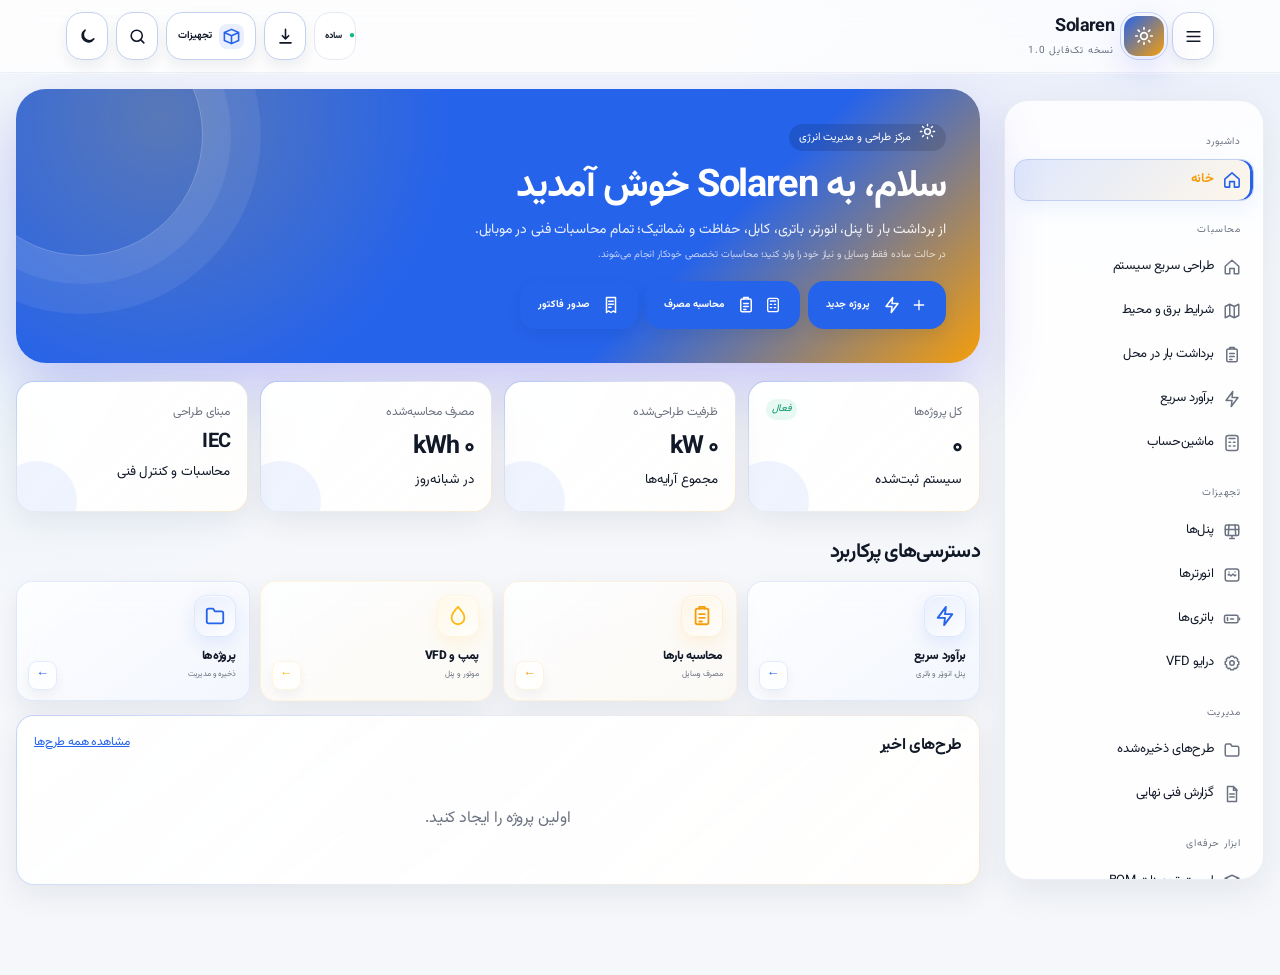
<file: index.html>
<!doctype html>
<html lang="fa" dir="rtl">
<head>
<meta charset="utf-8">
<meta name="viewport" content="width=device-width,initial-scale=1,viewport-fit=cover">
<meta name="theme-color" content="#2563EB">
<link rel="manifest" href="manifest.webmanifest">
<link rel="icon" type="image/png" sizes="192x192" href="icons/icon-192.png">
<link rel="apple-touch-icon" href="icons/icon-192.png">
<meta name="mobile-web-app-capable" content="yes">
<meta name="apple-mobile-web-app-capable" content="yes">
<meta name="apple-mobile-web-app-status-bar-style" content="default">
<meta name="description" content="Solaren — محاسبه و مدیریت سیستم‌های خورشیدی">
<title>Solaren — نسخه تک‌فایل</title>
<link rel="preconnect" href="https://fonts.googleapis.com">
<link rel="preconnect" href="https://fonts.gstatic.com" crossorigin>
<link href="https://fonts.googleapis.com/css2?family=Estedad:wght@400;500;600;700;800&family=Vazirmatn:wght@400;500;600;700;800&display=swap" rel="stylesheet">
<style>
:root{--bg:#f5f7fb;--surface:#ffffff;--surface2:#f3f6fb;--text:#111827;--muted:#6b7280;--line:#e5e9f2;--brand:#2563EB;--brand2:#F59E0B;--accent:#FDBA12;--ok:#10b981;--bad:#ef4444;--blue:#2563eb;--shadow:0 12px 35px rgba(31,41,55,.08);--glow:0 12px 35px rgba(99,102,241,.22)}
[data-theme="dark"]{--bg:#080b14;--surface:#111622;--surface2:#171e2e;--text:#f8fafc;--muted:#9ca3af;--line:#273044;--shadow:0 16px 45px rgba(0,0,0,.35);--glow:0 15px 45px rgba(99,102,241,.25)}
*{box-sizing:border-box}html{scroll-behavior:smooth}body{margin:0;background:var(--bg);color:var(--text);font-family:"Estedad","Vazirmatn",sans-serif;line-height:1.65}button,input,select{font:inherit}.app{min-height:100vh}.header{position:sticky;top:0;z-index:20;background:color-mix(in srgb,var(--surface) 88%,transparent);backdrop-filter:blur(16px);border-bottom:1px solid var(--line)}.header-in{height:64px;max-width:1180px;margin:auto;padding:0 16px;display:flex;align-items:center;gap:10px}.brand{display:flex;align-items:center;gap:10px;margin-left:auto}.logo{width:40px;height:40px;border-radius:14px;background:linear-gradient(135deg,var(--brand),var(--brand2));display:grid;place-items:center;color:#fff;font-size:22px;box-shadow:var(--glow)}.brand strong{display:block;font-size:17px}.brand small{display:block;color:var(--muted);font-size:11px}.icon-btn{width:42px;height:42px;border:1px solid var(--line);border-radius:13px;background:var(--surface);color:var(--text);cursor:pointer}.quickbar{max-width:1180px;margin:12px auto 0;padding:0 16px;display:flex;gap:8px;overflow-x:auto;scrollbar-width:thin}.quickbar a{flex:0 0 auto;text-decoration:none;color:var(--text);background:var(--surface);border:1px solid var(--line);padding:8px 12px;border-radius:12px;font-size:12px;box-shadow:var(--shadow)}.quickbar a:hover{border-color:var(--brand);color:#F59E0B}.layout{max-width:1180px;margin:auto;display:grid;grid-template-columns:245px 1fr;gap:20px;padding:20px 16px 90px}.sidebar{position:sticky;top:84px;height:calc(100vh - 104px);overflow:auto;background:var(--surface);border:1px solid var(--line);border-radius:20px;padding:10px;box-shadow:var(--shadow)}.nav-title{font-size:11px;color:var(--muted);padding:13px 10px 5px}.nav a{display:flex;gap:9px;align-items:center;color:var(--text);text-decoration:none;padding:10px 12px;border-radius:11px;font-size:13px;margin:2px 0}.nav a:hover,.nav a.active{background:linear-gradient(135deg,#f59e0b1f,#f9731615);color:#F59E0B}.main{min-width:0}.hero{background:radial-gradient(circle at 15% 10%,#FDBA1255,transparent 34%),linear-gradient(135deg,#2563EB,#F59E0B 55%,#F59E0B);color:#fff;border-radius:24px;padding:28px;box-shadow:0 24px 60px rgba(79,70,229,.28);position:relative;overflow:hidden}.hero:after{content:"";position:absolute;left:-55px;top:-75px;width:240px;height:240px;border:1px solid #fff4;border-radius:50%;box-shadow:0 0 0 28px #fff1,0 0 0 58px #fff1}.hero h1{margin:0 0 8px;font-size:30px}.hero p{margin:0 0 18px;max-width:650px}.btn{border:0;border-radius:12px;padding:11px 16px;cursor:pointer;font-weight:700;background:linear-gradient(135deg,var(--brand),var(--brand2));color:#fff}.btn.secondary{background:var(--surface2);color:var(--text);border:1px solid var(--line)}.btn.danger{background:var(--bad)}.hero .btn{background:#fff;color:#c2410c}.grid{display:grid;grid-template-columns:repeat(4,1fr);gap:12px;margin:18px 0}.card{background:var(--surface);border:1px solid var(--line);border-radius:18px;padding:17px;box-shadow:var(--shadow)}.stat b{font-size:25px;display:block}.stat span{font-size:12px;color:var(--muted)}h2{font-size:20px;margin:24px 0 12px}h3{margin:0 0 12px;font-size:16px}.tools{display:grid;grid-template-columns:repeat(3,1fr);gap:12px}.tool{text-decoration:none;color:var(--text);transition:.2s}.tool:hover{transform:translateY(-2px);border-color:var(--brand)}.tool i{font-style:normal;font-size:28px}.tool b,.tool small{display:block}.tool small{color:var(--muted);font-size:11px}.form-grid{display:grid;grid-template-columns:repeat(2,1fr);gap:14px}.field label{display:block;font-size:12px;font-weight:700;margin-bottom:5px}.field input,.field select{width:100%;padding:11px 12px;border:1px solid var(--line);border-radius:11px;background:var(--surface);color:var(--text);outline:none}.field input:focus,.field select:focus{border-color:var(--brand);box-shadow:0 0 0 3px #f59e0b22}.result{margin-top:16px;padding:18px;border-radius:16px;background:linear-gradient(135deg,#0284c715,#10b98115);border:1px solid #0ea5e955}.result-grid{display:grid;grid-template-columns:repeat(3,1fr);gap:10px}.result b{font-size:20px;display:block}.result span{font-size:11px;color:var(--muted)}.table-wrap{overflow:auto}.table{width:100%;border-collapse:collapse;white-space:nowrap}.table th,.table td{text-align:right;padding:11px;border-bottom:1px solid var(--line);font-size:12px}.empty{text-align:center;color:var(--muted);padding:35px}.notice{padding:12px 14px;border-radius:12px;background:#f59e0b18;border:1px solid #f59e0b55;font-size:12px}.bottom{display:none}.toast{position:fixed;left:20px;bottom:20px;z-index:60;background:#0f172a;color:#fff;padding:12px 16px;border-radius:12px;box-shadow:var(--shadow);opacity:0;transform:translateY(15px);pointer-events:none;transition:.25s}.toast.show{opacity:1;transform:none}.mi{width:20px;height:20px;display:inline-block;vertical-align:middle;fill:none;stroke:currentColor;stroke-width:1.75;stroke-linecap:round;stroke-linejoin:round;flex:none}.tool .mi{width:27px;height:27px;color:var(--brand);filter:drop-shadow(0 6px 10px rgba(99,102,241,.2))}.feature-icon .mi{width:30px;height:30px}.activity .mi{width:18px;height:18px}.nav a .mi{width:18px;height:18px;color:var(--muted);transition:.2s}.nav a:hover .mi,.nav a.active .mi{color:var(--brand);transform:scale(1.06)}.quickbar .mi{width:16px;height:16px}.icon-btn .mi{width:20px;height:20px}.inline-icon{display:inline-flex;align-items:center;justify-content:center;margin-left:5px;color:currentColor}.inline-icon .mi{width:17px;height:17px}.btn .inline-icon .mi{width:18px;height:18px}.hero .inline-icon{color:inherit}.mobile-menu{display:none}.palette{position:fixed;inset:0;z-index:80;background:#0f172a88;display:none;padding:10vh 14px}.palette.open{display:block}.palette-box{max-width:620px;margin:auto;background:var(--surface);border:1px solid var(--line);border-radius:20px;box-shadow:0 25px 80px #0008;overflow:hidden}.palette-box input{width:100%;border:0;border-bottom:1px solid var(--line);padding:18px;background:var(--surface);color:var(--text);outline:0}.palette-list{max-height:55vh;overflow:auto;padding:8px}.palette-list a{display:block;padding:11px;border-radius:10px;color:var(--text);text-decoration:none}.palette-list a:hover{background:var(--surface2)}.feature-head{display:flex;align-items:center;gap:14px;margin-bottom:18px}.feature-icon{width:56px;height:56px;display:grid;place-items:center;border-radius:17px;background:linear-gradient(135deg,#f59e0b22,#f9731633);font-size:28px}.badge{display:inline-block;padding:3px 9px;border-radius:20px;background:#10b98122;color:#059669;font-size:10px}.mini-grid{display:grid;grid-template-columns:repeat(3,1fr);gap:12px}.progress{height:8px;background:var(--surface2);border-radius:9px;overflow:hidden}.progress i{display:block;height:100%;background:linear-gradient(90deg,var(--brand),var(--brand2))}.dash-row{display:grid;grid-template-columns:1.35fr .65fr;gap:14px;margin-top:14px}.metric{position:relative;overflow:hidden}.metric:after{content:"";position:absolute;width:80px;height:80px;border-radius:50%;background:var(--brand);opacity:.07;left:-20px;bottom:-30px}.activity{display:flex;gap:10px;padding:10px 0;border-bottom:1px solid var(--line)}.activity:last-child{border:0}.activity i{font-style:normal;width:34px;height:34px;display:grid;place-items:center;background:var(--surface2);border-radius:10px}.kpi-change{font-size:10px;color:#059669;background:#10b98118;padding:2px 6px;border-radius:10px}.feature-form{display:grid;grid-template-columns:1fr 1fr auto;gap:8px;margin:12px 0}.record{display:flex;justify-content:space-between;align-items:center;gap:10px;padding:11px;border:1px solid var(--line);border-radius:12px;margin:7px 0;background:var(--surface2)}.pagebar{display:flex;align-items:center;gap:8px;margin-bottom:12px;padding:8px 10px;border:1px solid var(--line);border-radius:14px;background:color-mix(in srgb,var(--surface) 88%,transparent);box-shadow:var(--shadow)}.pagebar .crumb{margin-left:auto;color:var(--muted);font-size:11px}.pagebar button{border:1px solid var(--line);background:var(--surface2);color:var(--text);border-radius:10px;padding:7px 10px;cursor:pointer}.pagebar button:hover{border-color:var(--brand);color:var(--brand)}.pagebar button.fav-on{color:#f59e0b;border-color:#f59e0b55}.form-status{font-size:11px;color:var(--muted);margin-right:auto}.field input.invalid,.field select.invalid{border-color:var(--bad);box-shadow:0 0 0 3px #ef444422}.section-tabs{display:flex;gap:7px;overflow:auto;margin:0 0 12px}.section-tabs a{white-space:nowrap;text-decoration:none;color:var(--muted);padding:7px 11px;border-radius:10px;background:var(--surface);border:1px solid var(--line);font-size:11px}.section-tabs a:hover{color:var(--brand);border-color:var(--brand)}@media print{.header,.sidebar,.quickbar,.workflowbar,.equipmentbar,.bottom,.pagebar,.palette,.toast{display:none!important}.layout{display:block;max-width:none;padding:0}.card{box-shadow:none;break-inside:avoid}.main{width:100%}}
@media(max-width:820px){.dash-row{grid-template-columns:1fr}.mini-grid{grid-template-columns:1fr 1fr}.feature-form{grid-template-columns:1fr}.quickbar{padding:0 12px;margin-top:8px}.layout{display:block;padding:14px 12px 88px}.sidebar{display:none;position:fixed;z-index:40;top:65px;right:10px;left:10px;height:calc(100vh - 82px)}.sidebar.open{display:block}.mobile-menu{display:block}.grid{grid-template-columns:repeat(2,1fr)}.tools{grid-template-columns:repeat(2,1fr)}.form-grid,.result-grid{grid-template-columns:1fr}.hero{padding:22px}.hero h1{font-size:24px}.bottom{position:fixed;z-index:30;bottom:0;right:0;left:0;height:68px;background:var(--surface);border-top:1px solid var(--line);display:flex;justify-content:space-around;padding-bottom:env(safe-area-inset-bottom)}.bottom a{color:var(--muted);text-decoration:none;font-size:10px;display:grid;place-items:center;padding:6px}.bottom a span{font-size:21px;line-height:1}.bottom a.active{color:#F59E0B}}

/* Solaren Modern UI 2.0 */
:root{--radius-sm:12px;--radius:18px;--radius-lg:26px;--focus:0 0 0 4px color-mix(in srgb,var(--brand) 16%,transparent)}
body{font-family:"Estedad","Vazirmatn",sans-serif;background-image:radial-gradient(circle at 85% -10%,rgba(99,102,241,.11),transparent 28%),radial-gradient(circle at 5% 35%,rgba(6,182,212,.07),transparent 22%);background-attachment:fixed;letter-spacing:-.01em}
.header{background:color-mix(in srgb,var(--surface) 78%,transparent);border-bottom-color:color-mix(in srgb,var(--line) 72%,transparent);box-shadow:0 1px 0 rgba(255,255,255,.5)}
.header-in{height:72px}.logo{width:44px;height:44px;border-radius:15px;position:relative}.logo:after{content:"";position:absolute;inset:-4px;border-radius:19px;border:1px solid color-mix(in srgb,var(--brand) 25%,transparent)}
.brand strong{font-size:18px;letter-spacing:-.03em}.brand small{font-size:10px;text-transform:uppercase;letter-spacing:.08em}
.icon-btn{border-color:color-mix(in srgb,var(--line) 85%,transparent);background:color-mix(in srgb,var(--surface) 88%,transparent);transition:transform .2s,border-color .2s,box-shadow .2s}.icon-btn:hover{transform:translateY(-2px);border-color:color-mix(in srgb,var(--brand) 40%,var(--line));box-shadow:0 8px 20px rgba(31,41,55,.1)}
.quickbar{padding-top:2px;padding-bottom:3px}.quickbar a{border-radius:999px;padding:8px 13px;background:color-mix(in srgb,var(--surface) 84%,transparent);backdrop-filter:blur(12px);transition:.2s}.quickbar a:hover{transform:translateY(-1px);box-shadow:0 8px 18px rgba(99,102,241,.12)}
.layout{grid-template-columns:260px minmax(0,1fr);gap:24px;padding-top:16px}.sidebar{top:100px;height:calc(100vh - 120px);border-radius:24px;padding:12px 9px;background:color-mix(in srgb,var(--surface) 86%,transparent);backdrop-filter:blur(18px);border-color:color-mix(in srgb,var(--line) 78%,transparent)}
.sidebar::-webkit-scrollbar{width:5px}.sidebar::-webkit-scrollbar-thumb{background:color-mix(in srgb,var(--muted) 35%,transparent);border-radius:10px}.nav-title{font-size:10px;letter-spacing:.08em;text-transform:uppercase;padding:18px 13px 6px}.nav a{min-height:42px;border:1px solid transparent;border-radius:13px;padding:9px 12px;transition:background .18s,color .18s,transform .18s}.nav a:hover{transform:translateX(-2px);background:color-mix(in srgb,var(--brand) 7%,var(--surface))}.nav a.active{background:linear-gradient(135deg,color-mix(in srgb,var(--brand) 15%,var(--surface)),color-mix(in srgb,var(--brand2) 9%,var(--surface)));border-color:color-mix(in srgb,var(--brand) 18%,var(--line));box-shadow:inset -3px 0 0 var(--brand),0 7px 20px rgba(99,102,241,.08);font-weight:700}
.hero{min-height:225px;display:flex;align-items:center;padding:34px;border-radius:30px}.hero h1{font-size:clamp(27px,4vw,38px);letter-spacing:-.045em;line-height:1.25;margin-top:13px}.hero p{font-size:14px;max-width:700px;opacity:.9}.hero .btn{border:1px solid #ffffff3d;box-shadow:0 9px 24px #312e8155}.hero .btn:not(.secondary):hover{transform:translateY(-2px);box-shadow:0 14px 30px #312e8170}
.card{border-radius:21px;border-color:color-mix(in srgb,var(--line) 78%,transparent);background:linear-gradient(145deg,color-mix(in srgb,var(--surface) 97%,white),color-mix(in srgb,var(--surface) 97%,var(--surface2)));transition:transform .22s,border-color .22s,box-shadow .22s}.card:hover{border-color:color-mix(in srgb,var(--brand) 19%,var(--line));box-shadow:0 17px 42px rgba(31,41,55,.1)}.tool:hover{transform:translateY(-4px)}
.stat b{letter-spacing:-.04em}.metric{min-height:112px}.metric .kpi-change{float:left}.tools{gap:14px}.tool{min-height:132px;display:flex;flex-direction:column;justify-content:center;position:relative;overflow:hidden}.tool:after{content:"";position:absolute;width:80px;height:80px;border-radius:50%;left:-32px;bottom:-42px;background:var(--brand);opacity:.055}.tool i{width:43px;height:43px;display:grid;place-items:center;border-radius:14px;background:color-mix(in srgb,var(--brand) 10%,var(--surface));margin-bottom:9px}
h2{letter-spacing:-.035em}h3{letter-spacing:-.02em}.badge{font-weight:700;letter-spacing:.03em}.feature-head{padding:5px}.feature-icon{border:1px solid color-mix(in srgb,var(--brand) 18%,var(--line));box-shadow:0 10px 25px rgba(99,102,241,.12)}
.field label{font-size:11px;color:color-mix(in srgb,var(--text) 82%,var(--muted));margin-bottom:7px}.field input,.field select{min-height:45px;border-radius:13px;border-color:color-mix(in srgb,var(--line) 88%,transparent);background:color-mix(in srgb,var(--surface) 92%,var(--surface2));transition:border-color .18s,box-shadow .18s,background .18s}.field input:hover,.field select:hover{border-color:color-mix(in srgb,var(--brand) 28%,var(--line))}.field input:focus,.field select:focus{border-color:var(--brand);box-shadow:var(--focus);background:var(--surface)}
.btn{border-radius:13px;min-height:42px;padding:10px 17px;transition:transform .18s,box-shadow .18s,filter .18s;box-shadow:0 7px 17px rgba(99,102,241,.16)}.btn:hover{transform:translateY(-2px);filter:saturate(1.08);box-shadow:0 11px 24px rgba(99,102,241,.22)}.btn.secondary{box-shadow:none}.btn.danger{box-shadow:0 7px 17px rgba(239,68,68,.13)}
.result{border-radius:18px;background:linear-gradient(135deg,color-mix(in srgb,var(--blue) 8%,var(--surface)),color-mix(in srgb,var(--ok) 7%,var(--surface)));border-color:color-mix(in srgb,var(--blue) 25%,var(--line));box-shadow:inset 0 1px 0 rgba(255,255,255,.5)}.notice{border-radius:15px;background:color-mix(in srgb,#f59e0b 8%,var(--surface))}
.table{border-collapse:separate;border-spacing:0}.table th{font-size:10px;text-transform:uppercase;letter-spacing:.04em;color:var(--muted);background:var(--surface2);position:sticky;top:0}.table th:first-child{border-radius:0 10px 10px 0}.table th:last-child{border-radius:10px 0 0 10px}.table tr{transition:background .15s}.table tbody tr:hover{background:color-mix(in srgb,var(--brand) 4%,transparent)}
.pagebar{position:relative;min-height:48px;border-radius:16px;background:color-mix(in srgb,var(--surface) 80%,transparent);backdrop-filter:blur(14px)}.section-tabs a{border-radius:999px;background:color-mix(in srgb,var(--surface) 85%,transparent)}
.palette{backdrop-filter:blur(8px)}.palette-box{border-radius:25px;border-color:color-mix(in srgb,var(--brand) 20%,var(--line));box-shadow:0 32px 100px rgba(0,0,0,.32)}.palette-box input{font-size:16px;padding:21px}.palette-list a{border-radius:13px;padding:12px 14px}
.toast{border:1px solid #ffffff26;border-radius:15px;background:color-mix(in srgb,#111827 90%,transparent);backdrop-filter:blur(15px)}
@media(max-width:820px){.header-in{height:64px}.layout{padding-top:10px}.hero{min-height:210px;padding:25px;border-radius:25px}.grid{gap:9px}.card{border-radius:18px}.tools{gap:9px}.tool{min-height:120px}.sidebar{top:70px;height:calc(100vh - 80px);border-radius:22px}.pagebar{overflow:auto}.pagebar .crumb{white-space:nowrap}.form-grid{gap:11px}}
.smart-stage{min-height:67vh;display:flex;align-items:center;justify-content:center;position:relative;isolation:isolate}.smart-stage:before{content:"";position:absolute;width:420px;height:420px;border-radius:50%;background:radial-gradient(circle,rgba(99,102,241,.18),rgba(6,182,212,.07) 45%,transparent 70%);filter:blur(18px);z-index:-1;animation:smartFloat 7s ease-in-out infinite}.smart-wrap{width:min(790px,100%);text-align:center}.smart-mark{width:76px;height:76px;margin:0 auto 18px;border-radius:24px;background:linear-gradient(145deg,var(--brand),var(--brand2));display:grid;place-items:center;color:white;box-shadow:0 20px 45px rgba(99,102,241,.3);transform:rotate(-3deg)}.smart-mark .mi{width:36px;height:36px}.smart-title{font-size:clamp(29px,5vw,46px);line-height:1.2;margin:0 0 10px;letter-spacing:-.055em;background:linear-gradient(110deg,var(--text),var(--brand) 70%,var(--accent));-webkit-background-clip:text;background-clip:text;color:transparent}.smart-subtitle{color:var(--muted);max-width:610px;margin:0 auto 25px;font-size:13px}.smart-search{display:grid;grid-template-columns:auto 1fr auto auto;align-items:center;gap:8px;padding:9px;background:color-mix(in srgb,var(--surface) 88%,transparent);backdrop-filter:blur(22px);border:1px solid color-mix(in srgb,var(--brand) 20%,var(--line));border-radius:22px;box-shadow:0 25px 70px rgba(31,41,55,.14),0 0 0 6px color-mix(in srgb,var(--brand) 4%,transparent);transition:.25s}.smart-search:focus-within{border-color:var(--brand);box-shadow:0 28px 80px rgba(99,102,241,.2),0 0 0 6px color-mix(in srgb,var(--brand) 8%,transparent);transform:translateY(-2px)}.smart-search>.mi{width:21px;height:21px;margin-right:10px;color:var(--brand)}.smart-search input{min-width:0;border:0;background:transparent;color:var(--text);padding:10px 14px;outline:0;font-size:15px}.smart-search .btn{border-radius:15px;min-width:115px}.smart-clear{width:39px;height:39px;border:0;border-radius:12px;background:var(--surface2);color:var(--muted);cursor:pointer;font-size:19px}.smart-clear:hover{color:var(--bad)}.smart-examples{display:flex;justify-content:center;gap:7px;flex-wrap:wrap;margin-top:14px}.smart-chip{border:1px solid var(--line);background:color-mix(in srgb,var(--surface) 82%,transparent);color:var(--muted);border-radius:999px;padding:7px 11px;font-size:10px;cursor:pointer;transition:.18s}.smart-chip:hover{color:var(--brand);border-color:var(--brand);transform:translateY(-1px)}.smart-status{height:22px;margin-top:10px;color:var(--muted);font-size:10px}.smart-result{margin-top:25px;text-align:right;animation:resultIn .4s ease}.smart-flow{display:grid;grid-template-columns:repeat(7,auto);align-items:center;justify-content:center;gap:9px;padding:18px;margin:0 0 16px;border-radius:18px;background:linear-gradient(135deg,color-mix(in srgb,var(--brand) 7%,var(--surface)),color-mix(in srgb,var(--accent) 6%,var(--surface)));border:1px solid var(--line)}.flow-node{width:76px;min-height:72px;display:grid;place-items:center;text-align:center;padding:8px;border-radius:16px;background:var(--surface);border:1px solid var(--line);box-shadow:0 8px 20px rgba(31,41,55,.07)}.flow-node .mi{width:25px;height:25px;color:var(--brand)}.flow-node small{font-size:9px;color:var(--muted)}.flow-arrow{color:var(--muted);font-size:18px}.smart-kpis{display:grid;grid-template-columns:repeat(4,1fr);gap:9px;margin-bottom:16px}.smart-kpi{padding:13px;border-radius:16px;background:var(--surface2);border:1px solid var(--line)}.smart-kpi small{display:block;color:var(--muted);font-size:9px}.smart-kpi b{font-size:16px}.smart-result>.card{border-color:color-mix(in srgb,var(--brand) 20%,var(--line));box-shadow:0 24px 65px rgba(31,41,55,.12)}@keyframes smartFloat{50%{transform:translateY(-12px) scale(1.03)}}@keyframes resultIn{from{opacity:0;transform:translateY(12px)}to{opacity:1;transform:none}}@media(max-width:700px){.smart-flow{grid-template-columns:1fr 20px 1fr 20px 1fr}.smart-flow .flow-battery{grid-column:3}.smart-kpis{grid-template-columns:1fr 1fr}}@media(max-width:600px){.smart-stage{min-height:62vh}.smart-search{grid-template-columns:auto 1fr auto;padding:8px}.smart-search .btn{grid-column:1/-1}.smart-clear{grid-column:3}.smart-search .btn{width:100%}.smart-title{font-size:29px}.smart-mark{width:65px;height:65px;border-radius:20px}}
@media(prefers-reduced-motion:reduce){*{scroll-behavior:auto!important;transition:none!important;animation:none!important}}

body.designer-mode{background-image:radial-gradient(circle at 50% 15%,rgba(99,102,241,.16),transparent 30%),radial-gradient(circle at 80% 55%,rgba(6,182,212,.08),transparent 25%),radial-gradient(circle at 10% 75%,rgba(139,92,246,.08),transparent 25%)}
body.designer-mode .equipmentbar,body.designer-mode .sidebar,body.designer-mode .bottom{display:none!important}body.designer-mode .layout{display:block;max-width:1120px;padding-top:0}body.designer-mode .main{width:100%}body.designer-mode .header{border-bottom-color:transparent;background:color-mix(in srgb,var(--surface) 62%,transparent)}body.designer-mode .brand small{display:none}
.smart-wrap{position:relative}.smart-wrap:before,.smart-wrap:after{content:"";position:absolute;border:1px solid color-mix(in srgb,var(--brand) 13%,transparent);border-radius:50%;z-index:-1;pointer-events:none}.smart-wrap:before{width:520px;height:520px;right:-250px;top:-180px}.smart-wrap:after{width:310px;height:310px;left:-190px;bottom:-80px}.smart-mark{animation:markFloat 5s ease-in-out infinite}.smart-mark:before{content:"";position:absolute;width:105px;height:105px;border:1px solid rgba(99,102,241,.15);border-radius:32px;transform:rotate(12deg);z-index:-1}.smart-title{filter:drop-shadow(0 12px 24px rgba(99,102,241,.1))}.smart-search{position:relative;overflow:hidden}.smart-search:before{content:"";position:absolute;right:12%;left:12%;top:0;height:1px;background:linear-gradient(90deg,transparent,var(--brand),var(--accent),transparent);opacity:.65}.smart-chip{box-shadow:0 5px 14px rgba(31,41,55,.05)}
.smart-result>.card{position:relative;overflow:hidden;padding:22px}.smart-result>.card:before{content:"";position:absolute;top:0;right:0;left:0;height:3px;background:linear-gradient(90deg,var(--brand),var(--accent),var(--brand2))}.smart-result h3{display:flex;align-items:center;gap:8px}.smart-result h3:before{content:"";width:5px;height:18px;border-radius:5px;background:linear-gradient(var(--brand),var(--accent))}.smart-result .table{border-spacing:0 6px}.smart-result .table tr{background:color-mix(in srgb,var(--surface2) 75%,transparent)}.smart-result .table th,.smart-result .table td{border:0;padding:12px}.smart-result .table th{position:static;border-radius:0 12px 12px 0!important;color:var(--text);font-size:11px;text-transform:none;letter-spacing:0}.smart-result .table td{border-radius:12px 0 0 12px}.smart-result .result-grid>div{padding:13px;border:1px solid var(--line);border-radius:15px;background:color-mix(in srgb,var(--surface) 85%,transparent)}.smart-result .result-grid span{display:block;margin-bottom:3px}.smart-result .smart-option{flex:1;min-width:160px;text-align:center}.smart-result .notice{line-height:1.9}
.flow-arrow{animation:arrowPulse 1.8s ease-in-out infinite}.flow-node{transition:.25s}.flow-node:hover{transform:translateY(-4px);border-color:var(--brand);box-shadow:0 14px 28px rgba(99,102,241,.13)}
@keyframes markFloat{50%{transform:translateY(-7px) rotate(3deg)}}@keyframes arrowPulse{50%{color:var(--brand);transform:scale(1.15)}}
@media(max-width:820px){body.designer-mode .layout{padding:0 12px 40px}body.designer-mode .header .brand{margin-left:auto}.smart-wrap:before,.smart-wrap:after{display:none}.smart-result>.card{padding:15px}}

.smart-intent{min-height:34px;display:flex;justify-content:center;gap:7px;flex-wrap:wrap;margin-top:8px}.intent-pill{display:inline-flex;align-items:center;gap:5px;padding:5px 9px;border-radius:999px;background:color-mix(in srgb,var(--brand) 8%,var(--surface));border:1px solid color-mix(in srgb,var(--brand) 18%,var(--line));color:var(--text);font-size:10px;animation:resultIn .22s ease}.intent-pill:before{content:"";width:6px;height:6px;border-radius:50%;background:var(--accent);box-shadow:0 0 8px var(--accent)}.design-meta{display:flex;align-items:center;gap:8px;flex-wrap:wrap;padding:10px 12px;margin-bottom:14px;border-radius:14px;background:color-mix(in srgb,var(--surface2) 75%,transparent);border:1px solid var(--line)}.design-meta span{font-size:10px;color:var(--muted)}.design-meta .meta-live{color:var(--ok);margin-left:auto}.design-meta .meta-live:before{content:"";display:inline-block;width:7px;height:7px;border-radius:50%;background:var(--ok);margin-left:5px;box-shadow:0 0 9px var(--ok)}.design-actions{display:flex;gap:8px;flex-wrap:wrap;position:sticky;bottom:10px;padding:10px;margin-top:16px;border-radius:16px;background:color-mix(in srgb,var(--surface) 82%,transparent);backdrop-filter:blur(18px);border:1px solid var(--line);box-shadow:0 15px 40px rgba(31,41,55,.12);z-index:4}.design-actions .btn{flex:1;min-width:135px}.smart-number{font-variant-numeric:tabular-nums}.smart-result .smart-kpi{position:relative;overflow:hidden}.smart-result .smart-kpi:after{content:"";position:absolute;width:45px;height:45px;border-radius:50%;left:-15px;bottom:-20px;background:var(--brand);opacity:.07}
.design-insights{display:grid;grid-template-columns:190px 1fr;gap:16px;align-items:center;margin:13px 0 18px;padding:16px;border:1px solid var(--line);border-radius:20px;background:color-mix(in srgb,var(--surface2) 65%,transparent)}.cost-ring{--p1:40%;--p2:70%;width:138px;height:138px;margin:auto;border-radius:50%;background:conic-gradient(var(--brand) 0 var(--p1),var(--accent) var(--p1) var(--p2),var(--brand2) var(--p2) 100%);position:relative;box-shadow:0 15px 35px rgba(99,102,241,.17)}.cost-ring:after{content:"";position:absolute;inset:18px;border-radius:50%;background:var(--surface);box-shadow:inset 0 0 0 1px var(--line)}.cost-ring-center{position:absolute;inset:0;z-index:1;display:grid;place-content:center;text-align:center}.cost-ring-center b{font-size:17px}.cost-ring-center small{font-size:8px;color:var(--muted)}.cost-legend{display:grid;gap:9px}.legend-row{display:grid;grid-template-columns:9px 1fr auto;gap:8px;align-items:center;padding:8px 10px;border-radius:12px;background:var(--surface)}.legend-dot{width:9px;height:9px;border-radius:3px}.design-score{display:flex;align-items:center;gap:12px;padding:13px 15px;border-radius:16px;background:linear-gradient(135deg,color-mix(in srgb,var(--ok) 9%,var(--surface)),color-mix(in srgb,var(--accent) 6%,var(--surface)));border:1px solid color-mix(in srgb,var(--ok) 22%,var(--line));margin:14px 0}.score-circle{width:54px;height:54px;border-radius:50%;display:grid;place-items:center;background:var(--surface);border:4px solid var(--ok);font-weight:800;color:var(--ok)}@media(max-width:600px){.design-insights{grid-template-columns:1fr}.cost-ring{width:125px;height:125px}}.system-options{display:grid;grid-template-columns:repeat(3,1fr);gap:10px;margin-top:13px}.system-option{position:relative;text-align:right!important;min-height:122px!important;padding:15px!important;border-radius:18px!important;background:var(--surface)!important;border:1px solid var(--line)!important;color:var(--text)!important;box-shadow:0 8px 24px rgba(31,41,55,.06)!important;overflow:hidden}.system-option:after{content:"";position:absolute;width:75px;height:75px;border-radius:50%;left:-25px;bottom:-35px;background:var(--option-color,var(--brand));opacity:.09}.system-option:hover{transform:translateY(-4px)!important;border-color:var(--option-color,var(--brand))!important;box-shadow:0 16px 34px color-mix(in srgb,var(--option-color,var(--brand)) 17%,transparent)!important}.system-option .option-top{display:flex;align-items:center;gap:9px;margin-bottom:8px}.system-option .option-icon{width:36px;height:36px;display:grid;place-items:center;border-radius:11px;background:color-mix(in srgb,var(--option-color,var(--brand)) 11%,var(--surface));color:var(--option-color,var(--brand))}.system-option .option-icon .mi{width:20px;height:20px}.system-option strong{font-size:13px}.system-option small{display:block;color:var(--muted);font-size:9px;line-height:1.7}.system-option .option-tag{display:inline-block;margin-top:7px;padding:3px 7px;border-radius:999px;background:color-mix(in srgb,var(--option-color,var(--brand)) 9%,var(--surface));color:var(--option-color,var(--brand));font-size:8px;font-weight:700}.system-option.ongrid{--option-color:#10b981}.system-option.hybrid{--option-color:#2563EB}.system-option.offgrid{--option-color:#f59e0b}@media(max-width:700px){.system-options{grid-template-columns:1fr}.system-option{min-height:105px!important}}.schematic-card{margin:18px 0;padding:18px;border:1px solid var(--line);border-radius:22px;background:linear-gradient(145deg,color-mix(in srgb,var(--surface) 96%,white),color-mix(in srgb,var(--surface2) 88%,var(--surface)));overflow:hidden}.schematic-head{display:flex;justify-content:space-between;align-items:center;gap:10px;margin-bottom:12px}.schematic-head small{color:var(--muted)}.schematic-wrap{overflow-x:auto;border-radius:16px;background:color-mix(in srgb,var(--bg) 70%,var(--surface));border:1px dashed color-mix(in srgb,var(--brand) 25%,var(--line));padding:10px}.schematic{display:block;width:100%;min-width:760px;height:auto}.sch-box{fill:var(--surface);stroke:var(--line);stroke-width:1.5}.sch-box-primary{fill:color-mix(in srgb,var(--brand) 8%,var(--surface));stroke:color-mix(in srgb,var(--brand) 45%,var(--line));stroke-width:1.7}.sch-box-green{fill:color-mix(in srgb,var(--ok) 8%,var(--surface));stroke:color-mix(in srgb,var(--ok) 45%,var(--line));stroke-width:1.7}.sch-box-amber{fill:color-mix(in srgb,#f59e0b 8%,var(--surface));stroke:color-mix(in srgb,#f59e0b 45%,var(--line));stroke-width:1.7}.sch-text{fill:var(--text);font-family:"Estedad","Vazirmatn",sans-serif;font-size:12px;text-anchor:middle}.sch-sub{fill:var(--muted);font-size:9px}.sch-dc{stroke:#ef4444;stroke-width:3;fill:none;stroke-linecap:round}.sch-ac{stroke:#2563EB;stroke-width:3;fill:none;stroke-linecap:round}.sch-bat{stroke:#f59e0b;stroke-width:3;fill:none;stroke-linecap:round}.sch-grid{stroke:#10b981;stroke-width:3;fill:none;stroke-linecap:round}.sch-flow{stroke-dasharray:8 7;animation:schFlow 1.4s linear infinite}.sch-dot{fill:var(--surface);stroke:currentColor;stroke-width:2}.sch-legend{display:flex;gap:14px;flex-wrap:wrap;margin-top:11px;font-size:9px;color:var(--muted)}.sch-legend i{display:inline-block;width:18px;height:3px;border-radius:5px;margin-left:5px;vertical-align:middle}@keyframes schFlow{to{stroke-dashoffset:-30}}@media print{.sch-flow{animation:none}}.schematic-card{position:relative;background:linear-gradient(145deg,color-mix(in srgb,var(--surface) 94%,white),color-mix(in srgb,var(--brand) 3%,var(--surface)))}.schematic-card:before{content:"";position:absolute;inset:0;border-radius:22px;padding:1px;background:linear-gradient(135deg,color-mix(in srgb,var(--brand) 38%,transparent),transparent 40%,color-mix(in srgb,var(--accent) 28%,transparent));-webkit-mask:linear-gradient(#000 0 0) content-box,linear-gradient(#000 0 0);-webkit-mask-composite:xor;pointer-events:none}.sch-toolbar{display:flex;align-items:center;gap:6px}.sch-tool{width:34px;height:34px;border:1px solid var(--line);border-radius:10px;background:var(--surface);color:var(--muted);cursor:pointer;display:grid;place-items:center;transition:.18s}.sch-tool:hover{color:var(--brand);border-color:var(--brand);transform:translateY(-1px)}.sch-tool .mi{width:16px;height:16px}.schematic-wrap{position:relative;background-image:linear-gradient(color-mix(in srgb,var(--line) 35%,transparent) 1px,transparent 1px),linear-gradient(90deg,color-mix(in srgb,var(--line) 35%,transparent) 1px,transparent 1px);background-size:22px 22px;scroll-behavior:smooth}.schematic{transition:width .25s ease}.schematic .sch-dc{filter:drop-shadow(0 0 3px rgba(239,68,68,.28))}.schematic .sch-ac{filter:drop-shadow(0 0 3px rgba(99,102,241,.3))}.schematic .sch-grid{filter:drop-shadow(0 0 3px rgba(16,185,129,.28))}.schematic-fullscreen{position:fixed!important;inset:12px!important;z-index:120!important;margin:0!important;background:var(--surface)!important;overflow:auto!important;box-shadow:0 30px 120px #0008!important}.schematic-fullscreen .schematic-wrap{min-height:calc(100vh - 150px);display:flex;align-items:center}.schematic-fullscreen .schematic{min-width:1050px}.sch-status{display:inline-flex;align-items:center;gap:5px;padding:4px 8px;border-radius:999px;background:color-mix(in srgb,var(--ok) 9%,var(--surface));color:var(--ok);font-size:8px}.sch-status:before{content:"";width:6px;height:6px;border-radius:50%;background:var(--ok);box-shadow:0 0 8px var(--ok)}
/* Solaren Design Studio — premium experience */
body.designer-mode .header-in{max-width:1320px}body.designer-mode .header__x{display:none}.smart-stage{perspective:1200px}.smart-stage:after{content:"";position:absolute;inset:5% -10%;z-index:-2;background:conic-gradient(from 210deg at 50% 50%,transparent,#2563EB0c,#FDBA120d,transparent 45%,#F59E0B0b,transparent);filter:blur(40px);animation:auroraSpin 24s linear infinite}.smart-wrap{max-width:860px}.smart-mark{box-shadow:0 25px 60px rgba(99,102,241,.32),inset 0 1px 0 rgba(255,255,255,.35)}.smart-mark:after{content:"";position:absolute;inset:-12px;border-radius:31px;border:1px dashed color-mix(in srgb,var(--brand) 30%,transparent);animation:orbitSpin 14s linear infinite}.smart-search{padding:11px;border-radius:25px;background:linear-gradient(var(--surface),var(--surface)) padding-box,linear-gradient(110deg,var(--brand),var(--accent),var(--brand2)) border-box;border:1px solid transparent;box-shadow:0 30px 90px rgba(31,41,55,.15),0 0 0 8px color-mix(in srgb,var(--brand) 4%,transparent)}.smart-search:after{content:"";position:absolute;top:0;bottom:0;width:90px;background:linear-gradient(90deg,transparent,rgba(255,255,255,.25),transparent);transform:skewX(-18deg);animation:searchSheen 5s ease-in-out infinite;pointer-events:none}.smart-search input{font-size:16px;font-weight:500}.smart-search input::placeholder{color:color-mix(in srgb,var(--muted) 75%,transparent)}
.proposal-cover{position:relative;overflow:hidden;display:grid;grid-template-columns:1.2fr .8fr;gap:18px;align-items:center;min-height:210px;padding:26px;margin:4px 0 18px;border-radius:24px;color:white;background:radial-gradient(circle at 85% 15%,#FDBA1255,transparent 27%),radial-gradient(circle at 8% 90%,#a78bfa55,transparent 31%),linear-gradient(125deg,#312e81,#2563EB 52%,#F59E0B);box-shadow:0 24px 60px rgba(79,70,229,.28)}.proposal-cover:before{content:"";position:absolute;width:230px;height:230px;border-radius:50%;border:1px solid #fff3;left:-80px;top:-100px;box-shadow:0 0 0 35px #fff1,0 0 0 70px #fff1}.proposal-main{position:relative;z-index:1}.proposal-eyebrow{font-size:9px;text-transform:uppercase;letter-spacing:.18em;opacity:.72}.proposal-power{font-size:clamp(42px,8vw,72px);line-height:1;font-weight:900;letter-spacing:-.07em;margin:12px 0 8px}.proposal-power small{font-size:.28em;letter-spacing:0;opacity:.8}.proposal-name{font-size:16px;font-weight:700}.proposal-side{position:relative;z-index:1;display:grid;gap:8px}.proposal-stat{display:flex;justify-content:space-between;gap:12px;padding:11px 13px;border:1px solid #ffffff26;background:#ffffff12;backdrop-filter:blur(12px);border-radius:13px;font-size:10px}.proposal-stat b{font-size:11px}.proposal-id{display:flex;gap:8px;align-items:center;margin-top:12px;font-size:9px;opacity:.75}.proposal-id i{width:7px;height:7px;border-radius:50%;background:#4ade80;box-shadow:0 0 12px #4ade80}
.smart-result>.card{background:color-mix(in srgb,var(--surface) 91%,transparent);backdrop-filter:blur(20px)}.smart-result .feature-head{margin:3px 0 15px}.smart-result .feature-head .feature-icon{box-shadow:0 12px 35px rgba(99,102,241,.18)}.smart-kpis{grid-template-columns:repeat(4,minmax(0,1fr));gap:11px}.smart-kpi{min-height:78px;display:flex;flex-direction:column;justify-content:center;background:linear-gradient(145deg,color-mix(in srgb,var(--surface2) 92%,white),color-mix(in srgb,var(--brand) 4%,var(--surface)));transition:.22s}.smart-kpi:hover{transform:translateY(-3px);border-color:color-mix(in srgb,var(--brand) 32%,var(--line));box-shadow:0 14px 28px rgba(99,102,241,.1)}.smart-kpi b{font-size:18px;letter-spacing:-.04em}.system-options{gap:12px}.system-option{backdrop-filter:blur(14px);min-height:138px!important}.system-option .option-icon{width:42px;height:42px;border-radius:14px}.system-option .option-tag{padding:4px 9px}.schematic-card{box-shadow:0 18px 45px rgba(31,41,55,.08)}.design-insights{border-radius:22px}.design-actions{bottom:16px;border-radius:19px;padding:11px;box-shadow:0 22px 60px rgba(31,41,55,.18)}
@keyframes auroraSpin{to{transform:rotate(360deg)}}@keyframes orbitSpin{to{transform:rotate(360deg)}}@keyframes searchSheen{0%,65%{right:-140px}100%{right:110%}}
@media(max-width:700px){.proposal-cover{grid-template-columns:1fr;padding:22px}.proposal-side{grid-template-columns:1fr 1fr}.smart-kpis{grid-template-columns:1fr 1fr}.proposal-power{font-size:54px}}@media(max-width:430px){.proposal-side{grid-template-columns:1fr}.smart-result>.card{padding:12px}.proposal-cover{border-radius:20px}}

/* Mobile-first stability — prevent page-level horizontal movement */
html,body{width:100%;max-width:100%;overflow-x:hidden}.app,.layout,.main,#view,.smart-stage,.smart-wrap,.smart-result,.smart-result>.card,.proposal-cover,.schematic-card,.schematic-wrap,.table-wrap{max-width:100%;min-width:0}.smart-result *{box-sizing:border-box}.smart-result .result-grid>div,.smart-kpi,.proposal-stat,.system-option{min-width:0}.smart-result b,.smart-result td,.smart-result small{overflow-wrap:anywhere;word-break:normal}.schematic-wrap{overflow:hidden;overscroll-behavior-x:none}.schematic{width:100%!important;min-width:0!important;max-width:100%;transform:none}.table-wrap{overflow-x:auto;overscroll-behavior-x:contain;-webkit-overflow-scrolling:touch}.smart-search input{width:100%;min-width:0}.design-actions{right:auto;left:auto;max-width:100%}
@media(max-width:700px){body.designer-mode .header-in{padding:0 12px}.brand strong{font-size:16px}.brand small{display:none}.smart-stage{display:block;min-height:auto;padding:26px 0 35px}.smart-wrap{width:100%;padding:0}.smart-mark{width:58px;height:58px;border-radius:18px;margin-bottom:14px}.smart-mark .mi{width:29px;height:29px}.smart-mark:before,.smart-mark:after{display:none}.smart-title{font-size:27px;line-height:1.28;padding:0 6px}.smart-subtitle{font-size:11px;line-height:1.8;padding:0 10px;margin-bottom:18px}.smart-search{width:100%;grid-template-columns:auto minmax(0,1fr) auto;padding:7px;border-radius:18px;gap:4px;transform:none!important}.smart-search>.mi{width:18px;height:18px;margin:0 6px}.smart-search input{font-size:13px;padding:9px 5px}.smart-clear{width:34px;height:34px}.smart-search .btn{grid-column:1/-1;width:100%;min-height:42px;margin-top:2px}.smart-examples{display:grid;grid-template-columns:1fr 1fr;gap:6px}.smart-chip{width:100%;padding:7px 5px}.smart-chip:last-child{grid-column:1/-1}.smart-intent{gap:4px}.smart-result{margin-top:18px}.smart-result>.card{padding:11px;border-radius:18px}.design-meta{overflow-x:auto;white-space:nowrap;padding:8px}.proposal-cover{grid-template-columns:1fr;padding:18px;min-height:0;border-radius:18px}.proposal-power{font-size:48px}.proposal-side{grid-template-columns:1fr 1fr}.smart-flow{display:grid;grid-template-columns:1fr 16px 1fr;gap:5px;padding:10px}.smart-flow .flow-node:nth-of-type(3){grid-column:1}.smart-flow .flow-battery{grid-column:3}.flow-node{width:100%;min-height:64px;padding:6px}.smart-kpis{grid-template-columns:1fr 1fr;gap:7px}.smart-kpi{min-height:68px;padding:10px}.system-options{grid-template-columns:1fr;gap:8px}.system-option{min-height:100px!important}.feature-head{align-items:flex-start}.feature-head .feature-icon{width:46px;height:46px;flex:none}.feature-head h2{font-size:17px}.result-grid{grid-template-columns:1fr 1fr!important;gap:7px}.smart-result .result-grid>div{padding:10px}.smart-result .result-grid b{font-size:14px}.schematic-card{padding:10px;border-radius:17px}.schematic-head{align-items:flex-start;flex-direction:column}.sch-toolbar{width:100%;justify-content:flex-end}.schematic-wrap{padding:4px;border-radius:12px}.schematic{display:block;width:100%!important;height:auto}.sch-text{font-size:11px}.sch-sub{font-size:8px}.sch-legend{gap:8px}.design-insights{grid-template-columns:1fr;padding:11px}.cost-ring{width:112px;height:112px}.design-actions{position:static;display:grid;grid-template-columns:1fr 1fr;padding:8px}.design-actions .btn{min-width:0;width:100%}.design-actions .btn:first-child{grid-column:1/-1}.pagebar,.section-tabs{max-width:100%;overflow-x:auto}}
@media(max-width:390px){.smart-examples{grid-template-columns:1fr}.smart-chip:last-child{grid-column:auto}.proposal-side,.smart-kpis,.result-grid{grid-template-columns:1fr!important}.smart-flow{grid-template-columns:1fr}.smart-flow .flow-node,.smart-flow .flow-battery{grid-column:1}.flow-arrow{transform:rotate(-90deg);margin:auto}.design-actions{grid-template-columns:1fr}.design-actions .btn:first-child{grid-column:auto}}
.load-presets{display:flex;gap:7px;overflow-x:auto;padding:3px 0 13px;margin-bottom:13px;scrollbar-width:thin}.load-presets button{flex:0 0 auto;border:1px solid var(--line);background:var(--surface2);color:var(--text);border-radius:999px;padding:7px 11px;font-size:10px;cursor:pointer}.load-presets button:hover{border-color:var(--brand);color:var(--brand)}.load-dashboard{display:grid;grid-template-columns:repeat(4,1fr);gap:10px;margin-top:12px}.load-metric{padding:14px;border-radius:17px;background:var(--surface);border:1px solid var(--line);box-shadow:var(--shadow)}.load-metric small{display:block;color:var(--muted);font-size:9px}.load-metric b{display:block;font-size:19px;margin-top:3px}.load-item{display:grid;grid-template-columns:1fr auto;gap:10px;padding:11px;border-bottom:1px solid var(--line)}.load-tags{display:flex;gap:5px;flex-wrap:wrap;margin-top:4px}.load-tags span{font-size:8px;padding:2px 6px;border-radius:999px;background:var(--surface2);color:var(--muted)}@media(max-width:700px){.load-dashboard{grid-template-columns:1fr 1fr}.load-presets{margin-left:-11px;margin-right:-11px;padding-right:11px;padding-left:11px}.load-item{padding:10px 3px}}.audit-card{margin:17px 0;padding:17px;border-radius:22px;border:1px solid var(--line);background:var(--surface)}.audit-card.audit-ok{border-color:color-mix(in srgb,var(--ok) 35%,var(--line));background:linear-gradient(145deg,color-mix(in srgb,var(--ok) 5%,var(--surface)),var(--surface))}.audit-card.audit-fail{border-color:color-mix(in srgb,var(--bad) 30%,var(--line));background:linear-gradient(145deg,color-mix(in srgb,var(--bad) 4%,var(--surface)),var(--surface))}.audit-head{display:flex;align-items:center;justify-content:space-between;gap:12px;margin-bottom:12px}.audit-verdict{display:flex;align-items:center;gap:10px}.audit-verdict>.mi{width:32px;height:32px;color:var(--ok)}.audit-fail .audit-verdict>.mi{color:var(--bad)}.audit-verdict small{color:var(--muted);font-size:9px}.audit-verdict h3{margin:1px 0}.audit-counts{display:flex;gap:5px}.audit-counts span{padding:4px 8px;border-radius:999px;font-size:8px}.audit-counts .pass{background:#10b98118;color:#059669}.audit-counts .warn{background:#f59e0b18;color:#F59E0B}.audit-counts .fail{background:#ef444418;color:#dc2626}.audit-list{display:grid;grid-template-columns:1fr 1fr;gap:7px}.audit-item{border:1px solid var(--line);border-radius:13px;background:color-mix(in srgb,var(--surface2) 75%,transparent);overflow:hidden}.audit-item summary{list-style:none;cursor:pointer;display:grid;grid-template-columns:24px 1fr auto;align-items:center;gap:7px;padding:10px}.audit-item summary::-webkit-details-marker{display:none}.audit-item summary i{width:22px;height:22px;border-radius:50%;display:grid;place-items:center;font-style:normal;font-weight:800}.audit-item.pass summary i{background:#10b9811f;color:#059669}.audit-item.warn summary i{background:#f59e0b1f;color:#F59E0B}.audit-item.fail summary i{background:#ef44441f;color:#dc2626}.audit-item summary span{font-size:10px}.audit-item summary b{font-size:8px;color:var(--muted)}.audit-item>div{padding:0 10px 10px 41px;font-size:9px;color:var(--muted)}.audit-item>div small{display:block;color:var(--text);margin-top:4px}@media(max-width:700px){.audit-head{align-items:flex-start;flex-direction:column}.audit-list{grid-template-columns:1fr}.audit-counts{width:100%}.audit-counts span{flex:1;text-align:center}}.verify-badge{display:inline-flex;align-items:center;gap:4px;padding:3px 7px;border-radius:999px;font-size:8px;margin-top:4px}.verify-badge:before{content:"";width:6px;height:6px;border-radius:50%}.verify-badge.verified{background:#10b98118;color:#059669}.verify-badge.verified:before{background:#10b981}.verify-badge.unverified{background:#f59e0b18;color:#F59E0B}.verify-badge.unverified:before{background:#f59e0b}.data-trust{display:grid;grid-template-columns:repeat(3,1fr);gap:8px;margin:11px 0}.trust-item{padding:10px;border:1px solid var(--line);border-radius:13px;background:var(--surface2)}.trust-item small{display:block;color:var(--muted);font-size:8px}.trust-item b{font-size:10px}@media(max-width:600px){.data-trust{grid-template-columns:1fr}}.tech-report{margin-top:14px}.report-cover{display:flex;justify-content:space-between;align-items:center;gap:20px;padding:28px;border-radius:24px;color:white;background:linear-gradient(125deg,#312e81,#2563EB,#F59E0B);box-shadow:0 20px 50px rgba(79,70,229,.24)}.report-cover span{font-size:9px;letter-spacing:.12em;text-transform:uppercase;opacity:.7}.report-cover h1{margin:7px 0 3px}.report-cover p{margin:0;opacity:.8}.report-cover>div:last-child{text-align:center}.report-cover>div:last-child b{font-size:48px;display:block;line-height:1}.report-section{margin:13px 0;padding:18px;border:1px solid var(--line);border-radius:18px;background:var(--surface)}.report-verdict{padding:12px;border-radius:13px;margin-bottom:10px;font-weight:700}.report-verdict.ok{background:#10b98114;color:#059669}.report-verdict.bad{background:#ef444414;color:#dc2626}.report-footer{display:flex;justify-content:space-between;gap:10px;flex-wrap:wrap;padding:14px 2px;color:var(--muted);font-size:9px}@media(max-width:600px){.report-cover{padding:20px}.report-cover>div:last-child b{font-size:38px}.report-section{padding:12px}}@media print{.tech-report>.btn{display:none}.report-cover{print-color-adjust:exact;-webkit-print-color-adjust:exact}}.datasheet-drop{min-height:45px;display:flex;align-items:center;justify-content:center;padding:9px;border:1px dashed color-mix(in srgb,var(--brand) 38%,var(--line));border-radius:13px;background:color-mix(in srgb,var(--brand) 4%,var(--surface));color:var(--brand);cursor:pointer;font-size:11px}.datasheet-drop:hover{background:color-mix(in srgb,var(--brand) 8%,var(--surface));border-color:var(--brand)}.datasheet-open{border:0;background:transparent;color:var(--brand);font-size:8px;cursor:pointer;margin-right:5px;text-decoration:underline}.field>#datasheetStatus{display:block;margin-top:4px;color:var(--muted);font-size:8px;overflow:hidden;text-overflow:ellipsis;white-space:nowrap}.extract-panel{border:1px solid var(--line);border-radius:13px;background:var(--surface2);padding:10px}.extract-panel summary{cursor:pointer;font-size:11px;font-weight:700;color:var(--brand)}.extract-panel textarea{width:100%;margin-top:10px;border:1px solid var(--line);border-radius:11px;background:var(--surface);color:var(--text);padding:10px;resize:vertical;font:11px/1.7 ui-monospace,monospace;direction:ltr;text-align:left}.extract-panel textarea:focus{outline:0;border-color:var(--brand);box-shadow:var(--focus)}#extractStatus{color:var(--muted);font-size:9px}.test-grid{display:grid;grid-template-columns:1fr 1fr;gap:12px}.test-check{display:flex;align-items:flex-start;gap:9px;padding:10px;border-bottom:1px solid var(--line);font-size:10px;cursor:pointer}.test-check input{width:18px;height:18px;accent-color:var(--brand);flex:none}.test-check:has(input:checked){color:var(--ok)}.test-failed{border-color:color-mix(in srgb,var(--bad) 35%,var(--line));background:color-mix(in srgb,var(--bad) 5%,var(--surface))}@media(max-width:700px){.test-grid{grid-template-columns:1fr}}.vfd-hero{position:relative;overflow:hidden;display:flex;align-items:center;justify-content:space-between;gap:20px;padding:25px;margin-bottom:13px;border-radius:24px;color:white;background:radial-gradient(circle at 85% 25%,#FDBA1255,transparent 30%),linear-gradient(130deg,#0f172a,#312e81 55%,#2563EB);box-shadow:0 20px 50px rgba(49,46,129,.22)}.vfd-hero span{font-size:8px;letter-spacing:.15em;text-transform:uppercase;opacity:.65}.vfd-hero h2{margin:6px 0;font-size:24px}.vfd-hero p{margin:0;font-size:10px;opacity:.75}.vfd-wave{display:flex;align-items:center;gap:5px;height:65px;direction:ltr}.vfd-wave i{display:block;width:7px;border-radius:8px;background:linear-gradient(#FDBA12,#818cf8);animation:vfdWave 1.1s ease-in-out infinite}.vfd-wave i:nth-child(1){height:20px}.vfd-wave i:nth-child(2){height:43px;animation-delay:.12s}.vfd-wave i:nth-child(3){height:62px;animation-delay:.24s}.vfd-wave i:nth-child(4){height:43px;animation-delay:.36s}.vfd-wave i:nth-child(5){height:20px;animation-delay:.48s}@keyframes vfdWave{50%{transform:scaleY(.55);opacity:.55}}.vfd-presets{display:flex;align-items:center;gap:6px;overflow-x:auto;margin-bottom:15px;padding-bottom:4px}.vfd-presets small{white-space:nowrap;color:var(--muted)}.vfd-presets button{flex:none;border:1px solid var(--line);background:var(--surface2);color:var(--text);padding:7px 10px;border-radius:999px;cursor:pointer}.vfd-presets button:hover,.vfd-presets button.active{border-color:var(--brand);color:var(--brand);background:color-mix(in srgb,var(--brand) 8%,var(--surface))}.vfd-diagram{display:grid;grid-template-columns:1fr auto 1fr auto 1fr;align-items:center;gap:10px;padding:17px;border:1px solid var(--line);border-radius:19px;background-image:linear-gradient(color-mix(in srgb,var(--line) 30%,transparent) 1px,transparent 1px),linear-gradient(90deg,color-mix(in srgb,var(--line) 30%,transparent) 1px,transparent 1px);background-size:20px 20px}.vfd-node{min-height:92px;display:grid;place-items:center;text-align:center;padding:10px;border:1px solid var(--line);border-radius:16px;background:var(--surface);box-shadow:0 10px 25px rgba(31,41,55,.08)}.vfd-node .mi{width:28px;height:28px;color:var(--brand)}.vfd-node small{font-size:8px;color:var(--muted)}.vfd-node.drive{border-color:color-mix(in srgb,var(--brand) 35%,var(--line));background:color-mix(in srgb,var(--brand) 6%,var(--surface))}.vfd-link{color:var(--brand);text-align:center;font-size:20px}.vfd-link small{display:block;font-size:8px;color:var(--muted)}@media(max-width:650px){.vfd-hero{padding:20px}.vfd-wave{display:none}.vfd-hero h2{font-size:20px}.vfd-diagram{grid-template-columns:1fr}.vfd-link{transform:rotate(-90deg)}.vfd-node{width:100%;min-height:80px}}.vfd-mode{display:inline-flex;padding:4px;margin-bottom:10px;border-radius:13px;background:var(--surface2);border:1px solid var(--line)}.vfd-mode button{border:0;background:transparent;color:var(--muted);padding:7px 12px;border-radius:9px;cursor:pointer;font-size:10px}.vfd-mode button.active{background:var(--surface);color:var(--brand);box-shadow:0 5px 15px rgba(31,41,55,.08);font-weight:700}.vfd-guide{padding:12px 14px;margin-bottom:14px;border-radius:14px;background:color-mix(in srgb,var(--brand) 6%,var(--surface));border:1px solid color-mix(in srgb,var(--brand) 18%,var(--line))}.vfd-guide b,.vfd-guide small{display:block}.vfd-guide b{font-size:11px}.vfd-guide small{color:var(--muted);font-size:9px;margin-top:3px}.vfd-explain{margin-top:14px;padding:15px;border-radius:16px;background:linear-gradient(135deg,color-mix(in srgb,var(--accent) 7%,var(--surface)),color-mix(in srgb,var(--brand) 5%,var(--surface)));border:1px solid color-mix(in srgb,var(--accent) 20%,var(--line))}.vfd-explain h3{margin-top:0}.vfd-explain p{font-size:10px;line-height:1.9}[hidden].vfd-advanced{display:none!important}@media(max-width:600px){.vfd-mode{display:flex;width:100%}.vfd-mode button{flex:1}}.vfd-device{width:180px;padding:12px;border-radius:18px;background:linear-gradient(145deg,#111827,#020617);border:1px solid #ffffff1c;box-shadow:0 20px 45px #0006,inset 0 1px 0 #fff2;position:relative;display:grid;grid-template-columns:1fr auto;gap:8px}.vfd-screen{grid-column:1/-1;display:grid;grid-template-columns:auto 1fr auto;align-items:end;gap:5px;padding:8px 10px;border-radius:10px;background:linear-gradient(145deg,#061a16,#0b2f26);border:1px solid #34d3993b;color:#6ee7b7;box-shadow:inset 0 0 18px #10b98118}.vfd-screen span{font-size:7px;align-self:start}.vfd-screen b{font:700 23px/1 ui-monospace,monospace;letter-spacing:.05em;text-shadow:0 0 9px #34d399}.vfd-screen small{font-size:8px}.vfd-device .vfd-wave{height:36px;gap:3px;justify-content:center}.vfd-device .vfd-wave i{width:4px}.vfd-keys{display:grid;grid-template-columns:1fr 1fr;gap:5px;align-content:center}.vfd-keys i{width:17px;height:12px;border-radius:4px;background:#374151;border:1px solid #ffffff14;box-shadow:inset 0 1px 0 #fff2}.vfd-result{position:relative;overflow:hidden}.vfd-result:before{content:"";position:absolute;top:0;right:0;left:0;height:3px;background:linear-gradient(90deg,#FDBA12,#2563EB,#F59E0B)}.vfd-result-head{display:flex;justify-content:space-between;align-items:center;gap:10px;margin-bottom:15px}.vfd-result-head small{font-size:8px;letter-spacing:.1em;color:var(--muted);text-transform:uppercase}.vfd-result-head h3{margin:2px 0}.vfd-run{display:inline-flex;align-items:center;gap:5px;color:var(--ok);font:700 9px ui-monospace,monospace;padding:6px 9px;border-radius:999px;background:#10b98113;border:1px solid #10b9812f}.vfd-run i{width:7px;height:7px;border-radius:50%;background:var(--ok);box-shadow:0 0 9px var(--ok)}.vfd-capacity{display:grid;grid-template-columns:auto 1fr auto;align-items:center;gap:10px;padding:12px;margin-bottom:13px;border-radius:15px;background:var(--surface2);border:1px solid var(--line)}.vfd-capacity>div:not(.vfd-capacity-bar){text-align:center}.vfd-capacity span{display:block;font-size:7px;color:var(--muted)}.vfd-capacity b{font-size:13px}.vfd-capacity-bar{height:9px;border-radius:99px;background:var(--surface);overflow:hidden;border:1px solid var(--line)}.vfd-capacity-bar i{display:block;height:100%;border-radius:99px;background:linear-gradient(90deg,#FDBA12,#2563EB);box-shadow:0 0 12px #2563EB66}@media(max-width:650px){.vfd-device{width:150px;margin:auto}.vfd-hero{display:block}.vfd-device{margin-top:16px}.vfd-result-head{align-items:flex-start}.vfd-capacity{grid-template-columns:auto 1fr auto}}.vfd-trouble-head{display:flex;justify-content:space-between;align-items:center;gap:10px;margin-bottom:12px}.vfd-trouble-head h3{margin:4px 0}.vfd-trouble-head>.mi{width:31px;height:31px;color:var(--brand)}.diagnosis{margin-top:13px;padding:15px;border:1px solid color-mix(in srgb,var(--brand) 20%,var(--line));border-radius:17px;background:linear-gradient(135deg,color-mix(in srgb,var(--brand) 5%,var(--surface)),color-mix(in srgb,var(--accent) 4%,var(--surface)))}.diagnosis h3{margin-top:0}.diagnosis-grid{display:grid;grid-template-columns:1fr 1fr;gap:12px}.diagnosis-grid>div{padding:11px;border-radius:13px;background:var(--surface);border:1px solid var(--line)}.diagnosis-grid b{font-size:10px}.diagnosis-grid ol{margin:7px 0;padding-right:18px;font-size:9px;line-height:1.9}.diagnosis>small{display:block;color:var(--muted);margin-top:9px}@media(max-width:650px){.diagnosis-grid{grid-template-columns:1fr}}.vfd-param-actions{display:flex;gap:7px;flex-wrap:wrap;margin:10px 0 16px}.affinity-table td,.affinity-table th{text-align:center}.vfd-profile{width:100%;display:flex;align-items:center;justify-content:space-between;gap:10px;border:0;border-bottom:1px solid var(--line);background:transparent;color:var(--text);padding:11px;cursor:pointer;text-align:right}.vfd-profile:hover{background:var(--surface2)}.vfd-profile small{color:var(--muted)}@media(max-width:600px){.vfd-param-actions .btn{flex:1}.affinity-table{font-size:9px}}.vfd-pump-control{margin-top:13px;padding:12px;border:1px solid color-mix(in srgb,var(--accent) 24%,var(--line));border-radius:15px;background:color-mix(in srgb,var(--accent) 4%,var(--surface))}.vfd-pump-control summary{cursor:pointer;color:var(--brand);font-weight:700;font-size:11px}.vfd-pump-control .form-grid{margin-top:12px}.vfd-run-checks{display:grid;grid-template-columns:1fr 1fr;gap:6px;margin:10px 0 15px}.vfd-run-checks label{display:flex;align-items:center;gap:8px;padding:9px;border:1px solid var(--line);border-radius:11px;background:var(--surface);font-size:9px;cursor:pointer}.vfd-run-checks input{width:17px;height:17px;accent-color:var(--ok)}.vfd-run-checks label:has(input:checked){color:var(--ok);border-color:color-mix(in srgb,var(--ok) 30%,var(--line))}@media(max-width:600px){.vfd-run-checks{grid-template-columns:1fr}}.program-table code{font:700 9px ui-monospace,monospace;color:var(--brand);background:color-mix(in srgb,var(--brand) 8%,var(--surface));padding:3px 6px;border-radius:6px}.program-table td:nth-child(3) b{color:var(--ok)}@media(max-width:700px){.program-table{min-width:720px}}.vfd-map-card textarea{min-height:180px}.vfd-map-card #vfdMapStatus{display:block;color:var(--muted);font-size:9px;margin-top:8px}.program-map-status{display:flex;justify-content:flex-end;margin:8px 0}.program-table code{white-space:nowrap}.program-steps{display:grid;grid-template-columns:1fr 1fr;gap:8px}.program-steps article{display:flex;gap:10px;padding:12px;border:1px solid var(--line);border-radius:14px;background:var(--surface2)}.program-steps article>i{width:29px;height:29px;display:grid;place-items:center;flex:none;border-radius:10px;background:linear-gradient(135deg,var(--brand),var(--brand2));color:white;font-style:normal;font-weight:800}.program-steps b{font-size:10px}.program-steps p{margin:4px 0 0;color:var(--muted);font-size:9px;line-height:1.8}.program-help{margin:11px 0;padding:11px;border:1px solid var(--line);border-radius:14px}.program-help summary{cursor:pointer;color:var(--brand);font-weight:700;font-size:10px}.program-help dl{display:grid;grid-template-columns:150px 1fr;gap:7px;margin-bottom:0}.program-help dt{font:700 9px ui-monospace,monospace}.program-help dd{margin:0;color:var(--muted);font-size:9px}@media(max-width:650px){.program-steps{grid-template-columns:1fr}.program-help dl{grid-template-columns:1fr}.program-help dd{margin-bottom:5px}}.vfd-guide-card{position:relative;overflow:hidden;padding:0!important}.vfd-guide-card:before{content:"";position:absolute;inset:0 0 auto;height:3px;background:linear-gradient(90deg,#FDBA12,#2563EB,#F59E0B)}.program-guide-hero{display:grid;grid-template-columns:auto 1fr auto;align-items:center;gap:13px;padding:21px;background:radial-gradient(circle at 90% 10%,rgba(34,211,238,.12),transparent 34%),linear-gradient(135deg,color-mix(in srgb,var(--brand) 7%,var(--surface)),var(--surface))}.program-guide-icon{width:48px;height:48px;display:grid;place-items:center;border-radius:15px;color:white;background:linear-gradient(135deg,var(--brand),var(--brand2));box-shadow:0 13px 28px rgba(99,102,241,.24)}.program-guide-icon .mi{width:24px;height:24px}.program-guide-hero span{font-size:7px;letter-spacing:.15em;text-transform:uppercase;color:var(--brand)}.program-guide-hero h3{font-size:17px;margin:3px 0}.program-guide-hero p{font-size:9px;color:var(--muted);margin:0}.program-guide-progress{width:58px;height:58px;border-radius:18px;display:grid;place-content:center;text-align:center;background:var(--surface);border:1px solid color-mix(in srgb,var(--brand) 20%,var(--line));box-shadow:0 10px 25px rgba(31,41,55,.08)}.program-guide-progress b{font-size:20px;line-height:1;color:var(--brand)}.program-guide-progress small{font-size:7px;color:var(--muted)}.vfd-guide-card>.program-steps,.vfd-guide-card>.program-help,.vfd-guide-card>.notice{margin-left:18px;margin-right:18px}.program-steps{position:relative;padding:18px 0 4px;counter-reset:step}.program-steps article{position:relative;transition:.22s;box-shadow:0 7px 18px rgba(31,41,55,.04)}.program-steps article:hover{transform:translateY(-3px);border-color:color-mix(in srgb,var(--brand) 30%,var(--line));box-shadow:0 14px 30px rgba(99,102,241,.1)}.program-steps article>i{position:relative;box-shadow:0 8px 18px rgba(99,102,241,.22)}.program-steps article>i:after{content:"";position:absolute;inset:-5px;border:1px solid color-mix(in srgb,var(--brand) 20%,transparent);border-radius:13px}.program-help{background:var(--surface2)}.vfd-guide-card>.notice{margin-bottom:18px}@media(max-width:650px){.program-guide-hero{grid-template-columns:auto 1fr;padding:17px}.program-guide-progress{display:none}.program-guide-hero h3{font-size:15px}.program-steps{padding-right:17px}.program-steps:before{content:"";position:absolute;right:2px;top:18px;bottom:8px;width:2px;background:linear-gradient(var(--brand),var(--accent),var(--brand2));border-radius:3px}.program-steps article:before{content:"";position:absolute;right:-22px;top:22px;width:9px;height:9px;border-radius:50%;background:var(--brand);box-shadow:0 0 0 4px color-mix(in srgb,var(--brand) 13%,var(--surface))}.vfd-guide-card>.program-steps,.vfd-guide-card>.program-help,.vfd-guide-card>.notice{margin-left:12px;margin-right:12px}}.program-progress-track{height:5px;margin:0 21px;background:var(--surface2);border-radius:99px;overflow:hidden}.program-progress-track i{display:block;width:0;height:100%;border-radius:99px;background:linear-gradient(90deg,var(--brand),var(--accent));transition:width .35s ease}.program-step{cursor:pointer;user-select:none}.program-step.completed{border-color:color-mix(in srgb,var(--ok) 35%,var(--line));background:color-mix(in srgb,var(--ok) 5%,var(--surface))}.program-step.completed>i{background:linear-gradient(135deg,var(--ok),#059669)}.program-step.completed>i{font-size:0}.program-step.completed>i:before{content:"✓";font-size:14px}.program-step.completed b{color:var(--ok)}.vfd-run-test{position:relative;overflow:hidden}.vfd-run-test:before{content:"";position:absolute;top:0;right:0;left:0;height:3px;background:linear-gradient(90deg,var(--ok),var(--accent))}.vfd-run-test .result{margin-top:13px}.vfd-run-test .test-failed{border-color:color-mix(in srgb,var(--bad) 35%,var(--line))}
/* Premium quick actions */
.quickbar{position:relative;max-width:1180px;margin:14px auto 2px;padding:8px;display:flex;gap:8px;overflow-x:auto;scroll-snap-type:x proximity;scrollbar-width:none;border:1px solid color-mix(in srgb,var(--line) 72%,transparent);border-radius:21px;background:color-mix(in srgb,var(--surface) 76%,transparent);backdrop-filter:blur(20px) saturate(1.25);box-shadow:0 15px 42px rgba(31,41,55,.09),inset 0 1px 0 rgba(255,255,255,.55)}.quickbar::-webkit-scrollbar{display:none}.quickbar:before{content:"";position:absolute;inset:0;border-radius:21px;padding:1px;background:linear-gradient(110deg,color-mix(in srgb,var(--brand) 28%,transparent),transparent 30%,color-mix(in srgb,var(--accent) 24%,transparent),transparent 70%);-webkit-mask:linear-gradient(#000 0 0) content-box,linear-gradient(#000 0 0);-webkit-mask-composite:xor;pointer-events:none}.quickbar a{--qa:var(--brand);position:relative;isolation:isolate;scroll-snap-align:start;min-height:44px;display:inline-flex;align-items:center;gap:8px;padding:7px 13px 7px 9px!important;border:1px solid color-mix(in srgb,var(--qa) 13%,var(--line))!important;border-radius:14px!important;background:linear-gradient(145deg,color-mix(in srgb,var(--surface) 97%,white),color-mix(in srgb,var(--qa) 5%,var(--surface)))!important;color:var(--text)!important;box-shadow:0 6px 16px rgba(31,41,55,.055)!important;transition:transform .2s,border-color .2s,box-shadow .2s!important;overflow:hidden}.quickbar a:nth-child(2n){--qa:#FDBA12}.quickbar a:nth-child(3n){--qa:#F59E0B}.quickbar a:nth-child(4n){--qa:#10b981}.quickbar a:nth-child(5n){--qa:#f59e0b}.quickbar a .mi{width:30px!important;height:30px!important;padding:6px;border-radius:10px;color:var(--qa);background:color-mix(in srgb,var(--qa) 10%,var(--surface));stroke-width:1.8}.quickbar a span{font-size:10px;font-weight:700;white-space:nowrap}.quickbar a:after{content:"";position:absolute;width:55px;height:55px;border-radius:50%;left:-28px;bottom:-35px;background:var(--qa);opacity:.07;z-index:-1}.quickbar a:hover{transform:translateY(-3px)!important;border-color:color-mix(in srgb,var(--qa) 42%,var(--line))!important;box-shadow:0 13px 27px color-mix(in srgb,var(--qa) 16%,transparent)!important}.quickbar a:active{transform:translateY(0) scale(.97)!important}.quickbar a:first-child{color:white!important;background:linear-gradient(135deg,var(--brand),var(--brand2))!important;border-color:transparent!important;box-shadow:0 11px 27px rgba(99,102,241,.25)!important}.quickbar a:first-child .mi{color:white;background:#ffffff22}.quickbar a:first-child:after{background:white}
@media(max-width:820px){.quickbar{margin:9px 10px 1px;padding:7px;border-radius:18px;gap:7px;max-width:calc(100% - 20px)}.quickbar a{min-height:43px;padding:6px 11px 6px 7px!important}.quickbar a .mi{width:29px!important;height:29px!important}.quickbar a span{font-size:9px}.quickbar:after{content:"";flex:0 0 1px}}

/* Unified premium button system */
button{font-family:inherit;-webkit-tap-highlight-color:transparent;touch-action:manipulation;position:relative;isolation:isolate}button:focus-visible{outline:0;box-shadow:0 0 0 4px color-mix(in srgb,var(--brand) 18%,transparent)!important}button:disabled{opacity:.46!important;cursor:not-allowed!important;transform:none!important;filter:saturate(.5)!important;box-shadow:none!important}.btn{--btn-a:var(--brand);--btn-b:var(--brand2);min-height:44px;display:inline-flex;align-items:center;justify-content:center;gap:8px;padding:10px 17px;border:1px solid color-mix(in srgb,var(--btn-a) 28%,transparent);border-radius:14px;background:linear-gradient(135deg,var(--btn-a),var(--btn-b));color:white;font-size:11px;font-weight:800;letter-spacing:-.01em;box-shadow:0 10px 23px color-mix(in srgb,var(--btn-a) 23%,transparent),inset 0 1px 0 rgba(255,255,255,.25);overflow:hidden;transition:transform .18s ease,box-shadow .18s ease,filter .18s ease,border-color .18s ease}.btn:before{content:"";position:absolute;inset:0;background:linear-gradient(110deg,transparent 25%,rgba(255,255,255,.22) 45%,transparent 65%);transform:translateX(130%);transition:transform .55s ease;z-index:-1}.btn:hover:before{transform:translateX(-130%)}.btn:hover{transform:translateY(-2px);filter:saturate(1.12) brightness(1.03);box-shadow:0 15px 31px color-mix(in srgb,var(--btn-a) 29%,transparent),inset 0 1px 0 rgba(255,255,255,.32)}.btn:active{transform:translateY(0) scale(.975);box-shadow:0 5px 13px color-mix(in srgb,var(--btn-a) 20%,transparent)}.btn.secondary{--btn-a:var(--brand);--btn-b:var(--brand);background:linear-gradient(145deg,color-mix(in srgb,var(--surface) 98%,white),color-mix(in srgb,var(--brand) 6%,var(--surface)));color:var(--text);border-color:color-mix(in srgb,var(--brand) 19%,var(--line));box-shadow:0 7px 18px rgba(31,41,55,.07),inset 0 1px 0 rgba(255,255,255,.6)}.btn.secondary:hover{color:var(--brand);border-color:color-mix(in srgb,var(--brand) 46%,var(--line));box-shadow:0 12px 26px rgba(99,102,241,.13)}.btn.danger{--btn-a:#ef4444;--btn-b:#dc2626;border-color:#ef444455}.icon-btn{display:grid;place-items:center;overflow:hidden;transition:transform .18s,box-shadow .18s,border-color .18s,background .18s}.icon-btn:hover{background:color-mix(in srgb,var(--brand) 7%,var(--surface));color:var(--brand);transform:translateY(-2px) rotate(-2deg)}.icon-btn:active{transform:scale(.93)}.sch-tool,.smart-clear{overflow:hidden;transition:.18s}.sch-tool:hover,.smart-clear:hover{box-shadow:0 9px 19px rgba(31,41,55,.11)}.smart-chip,.vfd-presets button,.load-presets button,.vfd-mode button{transition:transform .18s,border-color .18s,color .18s,background .18s,box-shadow .18s}.smart-chip:hover,.vfd-presets button:hover,.load-presets button:hover{transform:translateY(-2px);box-shadow:0 9px 20px rgba(99,102,241,.1)}.smart-chip:active,.vfd-presets button:active,.load-presets button:active{transform:scale(.96)}.tap-ripple{position:absolute;z-index:20;border-radius:50%;pointer-events:none;background:rgba(255,255,255,.34);transform:translate(-50%,-50%) scale(0);animation:tapRipple .55s ease-out forwards}.secondary .tap-ripple,.icon-btn .tap-ripple,.sch-tool .tap-ripple,.smart-chip .tap-ripple,.vfd-presets .tap-ripple,.load-presets .tap-ripple{background:color-mix(in srgb,var(--brand) 18%,transparent)}@keyframes tapRipple{to{transform:translate(-50%,-50%) scale(5);opacity:0}}@media(max-width:700px){.btn{min-height:46px;border-radius:14px;font-size:11px}.icon-btn{min-width:42px;min-height:42px}}

.vfd-program-wizard{margin:15px 0;padding:16px;border:1px solid color-mix(in srgb,var(--brand) 22%,var(--line));border-radius:19px;background:linear-gradient(145deg,color-mix(in srgb,var(--brand) 5%,var(--surface)),var(--surface))}.wizard-top{display:flex;align-items:center;justify-content:space-between;gap:10px}.wizard-top h3{margin:4px 0}.wizard-top>span{font:700 10px ui-monospace,monospace;color:var(--muted)}.wizard-progress{height:5px;margin:10px 0 14px;border-radius:99px;background:var(--surface2);overflow:hidden}.wizard-progress i{display:block;height:100%;width:0;border-radius:99px;background:linear-gradient(90deg,var(--brand),var(--accent));transition:width .28s}.wizard-param{display:grid;grid-template-columns:150px 1fr;gap:13px;align-items:stretch}.wizard-code,.wizard-value{padding:14px;border:1px solid var(--line);border-radius:15px;background:var(--surface)}.wizard-code{display:grid;place-content:center;text-align:center}.wizard-code small,.wizard-value small{display:block;color:var(--muted);font-size:8px}.wizard-code b{font:800 17px ui-monospace,monospace;color:var(--brand);margin-top:4px}.wizard-value strong{display:block;font-size:20px;margin:5px 0;color:var(--ok)}.wizard-value p{margin:0;color:var(--muted);font-size:9px}.wizard-param.is-done .wizard-code{border-color:color-mix(in srgb,var(--ok) 35%,var(--line))}.wizard-actions{display:flex;justify-content:flex-end;gap:7px;margin-top:12px}@media(max-width:600px){.wizard-param{grid-template-columns:1fr}.wizard-code{min-height:75px}.wizard-actions .btn{flex:1}}
/* VFD Industrial Theme — graphite, steel and electric blue */
body.vfd-industrial{--brand:#0284c7;--brand2:#075985;--accent:#f59e0b;--surface2:#eef2f6;background-image:linear-gradient(rgba(15,23,42,.025) 1px,transparent 1px),linear-gradient(90deg,rgba(15,23,42,.025) 1px,transparent 1px);background-size:28px 28px}body.vfd-industrial[data-theme="dark"],body.vfd-industrial [data-theme="dark"]{--surface2:#151b24}body.vfd-industrial .vfd-hero{border-radius:12px;background:linear-gradient(120deg,#020617,#0f172a 58%,#082f49);border:1px solid #334155;box-shadow:0 14px 32px rgba(2,6,23,.32)}body.vfd-industrial .vfd-hero:before{content:"VFD";position:absolute;left:18px;bottom:-22px;font:900 92px/1 ui-monospace,monospace;color:#ffffff08;letter-spacing:-.08em}body.vfd-industrial .vfd-hero span{color:#FDBA12;letter-spacing:.2em}body.vfd-industrial .vfd-hero h2{font-family:"Segoe UI",Tahoma,sans-serif;letter-spacing:-.03em}body.vfd-industrial .vfd-device{border-radius:8px;background:linear-gradient(145deg,#111827,#030712);border:1px solid #475569;box-shadow:8px 8px 0 #02061755}body.vfd-industrial .vfd-screen{border-radius:4px;background:#071b12;border-color:#16a34a66}body.vfd-industrial .vfd-keys i{border-radius:2px}body.vfd-industrial .vfd-mode{border-radius:7px;background:#e2e8f0}body.vfd-industrial[data-theme="dark"] .vfd-mode{background:#1e293b}body.vfd-industrial .vfd-mode button{border-radius:4px;font-weight:700}body.vfd-industrial .vfd-guide,body.vfd-industrial .vfd-explain,body.vfd-industrial .diagnosis,body.vfd-industrial .vfd-program-wizard{border-radius:8px;box-shadow:none}body.vfd-industrial .vfd-presets button{border-radius:5px;font-family:ui-monospace,monospace;font-weight:800}body.vfd-industrial .vfd-result{border-radius:9px}body.vfd-industrial .vfd-result:before{background:linear-gradient(90deg,#0ea5e9,#0369a1,#f59e0b)}body.vfd-industrial .vfd-run{border-radius:4px;font-family:ui-monospace,monospace}body.vfd-industrial .vfd-capacity,body.vfd-industrial .vfd-diagram,body.vfd-industrial .vfd-node{border-radius:7px}body.vfd-industrial .vfd-node{box-shadow:4px 5px 0 rgba(15,23,42,.08)}body.vfd-industrial .program-guide-hero{background:linear-gradient(120deg,#0f172a,#111827);color:#f8fafc}body.vfd-industrial .program-guide-icon{border-radius:6px;background:linear-gradient(135deg,#0284c7,#075985);box-shadow:5px 5px 0 #02061744}body.vfd-industrial .program-guide-hero span{color:#FDBA12}body.vfd-industrial .program-guide-hero p{color:#94a3b8}body.vfd-industrial .program-guide-progress{border-radius:5px;background:#1e293b;border-color:#334155}body.vfd-industrial .program-steps article,body.vfd-industrial .vfd-run-checks label,body.vfd-industrial .audit-item{border-radius:6px;box-shadow:none}body.vfd-industrial .program-steps article>i{border-radius:4px;background:linear-gradient(135deg,#0284c7,#075985);box-shadow:none}body.vfd-industrial .program-steps article>i:after{display:none}body.vfd-industrial .wizard-code,body.vfd-industrial .wizard-value,body.vfd-industrial .vfd-program-wizard{border-radius:7px}body.vfd-industrial .wizard-code b,body.vfd-industrial .program-table code{font-family:ui-monospace,"Cascadia Code",monospace}body.vfd-industrial .btn{border-radius:6px;background:linear-gradient(135deg,#0284c7,#075985);box-shadow:0 7px 16px rgba(2,132,199,.2)}body.vfd-industrial .btn.secondary{background:var(--surface);border-color:#94a3b8;color:#334155;box-shadow:none}body.vfd-industrial[data-theme="dark"] .btn.secondary{color:#cbd5e1}body.vfd-industrial .card{border-radius:9px;box-shadow:0 8px 20px rgba(15,23,42,.07)}body.vfd-industrial .field input,body.vfd-industrial .field select{border-radius:5px}body.vfd-industrial .badge{border-radius:4px}body.vfd-industrial .vfd-pump-control,body.vfd-industrial .extract-panel{border-radius:7px}@media(max-width:650px){body.vfd-industrial .vfd-hero{border-radius:8px}body.vfd-industrial .vfd-device{box-shadow:5px 5px 0 #02061755}}

/* Dashboard action cards — modern technical bento */
.tools{display:grid;grid-template-columns:repeat(3,minmax(0,1fr));gap:13px}.tools .tool{--tool-accent:#0284c7;position:relative;isolation:isolate;min-height:155px;padding:17px!important;display:flex;flex-direction:column;align-items:flex-start;justify-content:flex-start;text-align:right;border:1px solid color-mix(in srgb,var(--tool-accent) 18%,var(--line));border-radius:18px;background:linear-gradient(150deg,color-mix(in srgb,var(--surface) 98%,white),color-mix(in srgb,var(--tool-accent) 5%,var(--surface)));box-shadow:0 10px 27px rgba(15,23,42,.075);overflow:hidden;transform:translateZ(0);transition:transform .22s ease,border-color .22s ease,box-shadow .22s ease}.tools .tool:nth-child(2n){--tool-accent:#F59E0B}.tools .tool:nth-child(3n){--tool-accent:#0f766e}.tools .tool:nth-child(4n){--tool-accent:#F59E0B}.tools .tool:nth-child(5n){--tool-accent:#2563eb}.tools .tool:nth-child(6n){--tool-accent:#475569}.tools .tool:before{content:"";position:absolute;top:0;right:0;width:4px;height:100%;background:linear-gradient(180deg,var(--tool-accent),color-mix(in srgb,var(--tool-accent) 30%,transparent));opacity:.85}.tools .tool:after{content:"←";position:absolute;left:14px;bottom:13px;width:29px;height:29px;display:grid;place-items:center;border-radius:9px;background:color-mix(in srgb,var(--tool-accent) 9%,var(--surface));color:var(--tool-accent);font-size:14px;font-weight:800;opacity:1}.tools .tool i{width:47px;height:47px;display:grid;place-items:center;margin:0 0 18px;border:1px solid color-mix(in srgb,var(--tool-accent) 20%,var(--line));border-radius:14px;background:linear-gradient(145deg,color-mix(in srgb,var(--tool-accent) 13%,var(--surface)),color-mix(in srgb,var(--tool-accent) 5%,var(--surface)));color:var(--tool-accent);box-shadow:0 9px 19px color-mix(in srgb,var(--tool-accent) 13%,transparent)}.tools .tool i .mi{width:25px;height:25px;color:inherit;filter:none}.tools .tool b{display:block;margin:0 0 4px;color:var(--text);font-size:14px;font-weight:850;letter-spacing:-.025em}.tools .tool small{display:block;max-width:calc(100% - 32px);color:var(--muted);font-size:9px;line-height:1.7}.tools .tool:hover{transform:translateY(-5px);border-color:color-mix(in srgb,var(--tool-accent) 45%,var(--line));box-shadow:0 18px 38px color-mix(in srgb,var(--tool-accent) 15%,rgba(15,23,42,.08))}.tools .tool:hover i{transform:scale(1.04);box-shadow:0 13px 25px color-mix(in srgb,var(--tool-accent) 19%,transparent)}.tools .tool:hover:after{background:var(--tool-accent);color:white}.tools .tool:active{transform:translateY(-1px) scale(.985)}
@media(max-width:820px){.tools{grid-template-columns:repeat(2,minmax(0,1fr));gap:10px}.tools .tool{min-height:148px;padding:14px!important;border-radius:16px}.tools .tool i{width:44px;height:44px;margin-bottom:16px}.tools .tool b{font-size:13px}.tools .tool small{font-size:8px}}
@media(max-width:360px){.tools{grid-template-columns:1fr}.tools .tool{min-height:132px}}

/* Featured quick actions — premium hierarchy */
.tools .tool{background:radial-gradient(circle at 8% 95%,color-mix(in srgb,var(--tool-accent) 10%,transparent),transparent 31%),linear-gradient(145deg,color-mix(in srgb,var(--surface) 99%,white),color-mix(in srgb,var(--tool-accent) 4%,var(--surface)));backdrop-filter:blur(12px)}.tools .tool:nth-child(1),.tools .tool:nth-child(2){min-height:166px;color:white;border-color:#ffffff16;background:radial-gradient(circle at 12% 100%,#FDBA1244,transparent 36%),radial-gradient(circle at 90% 0%,#ffffff16,transparent 27%),linear-gradient(135deg,#0f172a,#172554 58%,#1e3a8a);box-shadow:0 17px 38px rgba(15,23,42,.25)}.tools .tool:nth-child(2){background:radial-gradient(circle at 12% 100%,#FDBA1244,transparent 36%),radial-gradient(circle at 90% 0%,#ffffff14,transparent 27%),linear-gradient(135deg,#042f2e,#134e4a 58%,#0f766e)}.tools .tool:nth-child(1):before,.tools .tool:nth-child(2):before{width:100%;height:3px;right:0;background:linear-gradient(90deg,#FDBA12,#818cf8,transparent)}.tools .tool:nth-child(2):before{background:linear-gradient(90deg,#FDBA12,#FDBA12,transparent)}.tools .tool:nth-child(1) b,.tools .tool:nth-child(2) b{color:white;font-size:15px}.tools .tool:nth-child(1) small,.tools .tool:nth-child(2) small{color:#cbd5e1}.tools .tool:nth-child(1) i,.tools .tool:nth-child(2) i{color:white;border-color:#ffffff25;background:#ffffff14;box-shadow:inset 0 1px 0 #ffffff24,0 10px 24px #0003}.tools .tool:nth-child(1):after,.tools .tool:nth-child(2):after{background:#ffffff18;color:white;border:1px solid #ffffff20}.tools .tool:nth-child(1):hover,.tools .tool:nth-child(2):hover{box-shadow:0 23px 48px rgba(15,23,42,.34);border-color:#ffffff28}.tools .tool:nth-child(1):hover:after,.tools .tool:nth-child(2):hover:after{background:white;color:#0f172a}.tools .tool:not(:nth-child(-n+2)){box-shadow:0 10px 28px rgba(15,23,42,.07),inset 0 1px 0 rgba(255,255,255,.7)}.tools .tool:not(:nth-child(-n+2)):hover{box-shadow:0 20px 42px color-mix(in srgb,var(--tool-accent) 14%,rgba(15,23,42,.08))}.tools .tool b:after{content:"";display:block;width:22px;height:2px;margin-top:7px;border-radius:4px;background:var(--tool-accent);opacity:.55}.tools .tool:nth-child(-n+2) b:after{background:white;opacity:.35}
@media(max-width:820px){.tools .tool:nth-child(1),.tools .tool:nth-child(2){min-height:155px}.tools .tool{box-shadow:0 8px 22px rgba(15,23,42,.075)}}
.status-title{display:flex;justify-content:space-between;align-items:center}.status-title h3{margin:0}.status-title button{width:32px;height:32px;min-height:32px!important;padding:0;border-radius:9px!important}.system-status .status-row{width:100%;border:0;background:transparent;box-shadow:none;text-align:right;color:var(--text);padding:10px 0;border-bottom:1px solid var(--line);border-radius:0;cursor:default}.system-status button.status-row{cursor:pointer}.system-status button.status-row:hover{transform:none;background:color-mix(in srgb,var(--brand) 4%,transparent);padding-right:5px;padding-left:5px;border-radius:9px}.system-status .status-row small{display:block;color:var(--muted)}.status-dot{width:9px;height:9px;border-radius:50%;margin-right:auto}.status-dot.ok{background:var(--ok);box-shadow:0 0 9px color-mix(in srgb,var(--ok) 65%,transparent)}.status-dot.warn{background:#f59e0b;box-shadow:0 0 9px #f59e0b88}.dash-row>.card:only-child{grid-column:1/-1}

/* Compact modern dashboard actions */
.tools{grid-template-columns:repeat(4,minmax(0,1fr));gap:10px}.tools .tool,.tools .tool:nth-child(1),.tools .tool:nth-child(2){min-height:118px;padding:12px!important;border-radius:14px}.tools .tool i{width:39px;height:39px;margin:0 0 10px;border-radius:11px}.tools .tool i .mi{width:21px;height:21px}.tools .tool b,.tools .tool:nth-child(1) b,.tools .tool:nth-child(2) b{font-size:12px;margin-bottom:2px;line-height:1.45}.tools .tool small{font-size:8px;line-height:1.55;max-width:calc(100% - 24px);white-space:nowrap;overflow:hidden;text-overflow:ellipsis}.tools .tool b:after{width:16px;height:2px;margin-top:5px}.tools .tool:after{left:10px;bottom:9px;width:24px;height:24px;border-radius:7px;font-size:11px}.tools .tool:before{width:3px}.tools .tool:hover{transform:translateY(-3px)}
@media(max-width:980px){.tools{grid-template-columns:repeat(3,minmax(0,1fr))}}
@media(max-width:700px){.tools{grid-template-columns:repeat(2,minmax(0,1fr));gap:8px}.tools .tool,.tools .tool:nth-child(1),.tools .tool:nth-child(2){min-height:108px;padding:10px!important;border-radius:13px}.tools .tool i{width:36px;height:36px;margin-bottom:8px}.tools .tool i .mi{width:19px;height:19px}.tools .tool b,.tools .tool:nth-child(1) b,.tools .tool:nth-child(2) b{font-size:11px}.tools .tool small{font-size:7.5px}.tools .tool:after{width:22px;height:22px;left:8px;bottom:8px}}
@media(max-width:340px){.tools{grid-template-columns:1fr 1fr}.tools .tool,.tools .tool:nth-child(1),.tools .tool:nth-child(2){min-height:104px}}

/* Unified 4-color visual palette: Navy · Blue · Cyan · Amber */
:root{--brand:#2563eb;--brand2:#F59E0B;--accent:#FDBA12;--ink:#0f172a;--warning:#f59e0b}body{background-image:radial-gradient(circle at 85% -10%,rgba(37,99,235,.09),transparent 28%),radial-gradient(circle at 5% 35%,rgba(6,182,212,.055),transparent 22%)}.logo{background:linear-gradient(135deg,#2563eb,#F59E0B)}.hero{background:radial-gradient(circle at 15% 10%,#FDBA1244,transparent 34%),linear-gradient(135deg,#0f172a,#1e3a8a 58%,#F59E0B)}.btn{--btn-a:#2563eb;--btn-b:#F59E0B}.feature-icon,.tool i{background:linear-gradient(145deg,color-mix(in srgb,#2563eb 10%,var(--surface)),color-mix(in srgb,#FDBA12 7%,var(--surface)))}
.quickbar a{--qa:#2563eb!important}.quickbar a:nth-child(2n){--qa:#F59E0B!important}.quickbar a:nth-child(3n){--qa:#0f172a!important}.quickbar a:nth-child(4n){--qa:#f59e0b!important}.quickbar a:nth-child(5n){--qa:#2563eb!important}.quickbar a:first-child{background:linear-gradient(135deg,#1e3a8a,#F59E0B)!important}
.tools .tool{--tool-accent:#2563eb!important}.tools .tool:nth-child(2n){--tool-accent:#F59E0B!important}.tools .tool:nth-child(3n){--tool-accent:#0f172a!important}.tools .tool:nth-child(4n){--tool-accent:#f59e0b!important}.tools .tool:nth-child(1){background:radial-gradient(circle at 12% 100%,#FDBA1238,transparent 36%),linear-gradient(135deg,#0f172a,#1e3a8a)!important}.tools .tool:nth-child(2){background:radial-gradient(circle at 12% 100%,#FDBA123d,transparent 36%),linear-gradient(135deg,#0c4a6e,#F59E0B)!important}
.smart-stage:after{background:conic-gradient(from 210deg at 50% 50%,transparent,#2563eb0c,#FDBA120d,transparent 55%,#0f172a08,transparent)}.smart-mark{background:linear-gradient(145deg,#2563eb,#F59E0B)}.smart-title{background:linear-gradient(110deg,var(--text),#2563eb 65%,#FDBA12);-webkit-background-clip:text;background-clip:text;color:transparent}.smart-search{background:linear-gradient(var(--surface),var(--surface)) padding-box,linear-gradient(110deg,#2563eb,#FDBA12,#F59E0B) border-box}.proposal-cover{background:radial-gradient(circle at 85% 15%,#FDBA1245,transparent 27%),linear-gradient(125deg,#0f172a,#1e3a8a 55%,#F59E0B)}.system-option.ongrid{--option-color:#F59E0B}.system-option.hybrid{--option-color:#2563eb}.system-option.offgrid{--option-color:#f59e0b}.cost-ring{background:conic-gradient(#2563eb 0 var(--p1),#FDBA12 var(--p1) var(--p2),#f59e0b var(--p2) 100%)}.program-guide-icon,.program-steps article>i{background:linear-gradient(135deg,#2563eb,#F59E0B)}.program-guide-hero{background:linear-gradient(120deg,#0f172a,#1e3a8a);color:white}.wizard-progress i,.program-progress-track i{background:linear-gradient(90deg,#2563eb,#FDBA12)}.vfd-hero{background:linear-gradient(120deg,#020617,#0f172a 60%,#0c4a6e)}
.workflowbar{max-width:1180px;margin:12px auto 0;padding:7px 10px;display:grid;grid-template-columns:repeat(5,1fr);gap:4px;border:1px solid var(--line);border-radius:16px;background:color-mix(in srgb,var(--surface) 84%,transparent);backdrop-filter:blur(18px);box-shadow:0 8px 24px rgba(15,23,42,.06)}.workflowbar a{position:relative;display:grid;grid-template-columns:28px 1fr auto;align-items:center;gap:8px;min-width:0;padding:7px 9px;border-radius:10px;text-decoration:none;color:var(--text);transition:.18s}.workflowbar a:hover{background:var(--surface2)}.workflowbar a>i{width:28px;height:28px;display:grid;place-items:center;border-radius:8px;background:var(--surface2);color:var(--muted);font-style:normal;font:800 10px ui-monospace,monospace}.workflowbar a span{min-width:0}.workflowbar a b,.workflowbar a small{display:block;white-space:nowrap;overflow:hidden;text-overflow:ellipsis}.workflowbar a b{font-size:9px}.workflowbar a small{font-size:7px;color:var(--muted)}.workflowbar a em{width:17px;height:17px;display:grid;place-items:center;border-radius:50%;font-style:normal;font-size:9px}.workflowbar a.done>i{background:#10b98116;color:#059669}.workflowbar a.done em{background:var(--ok);color:white}.workflowbar a:not(:last-child):after{content:"";position:absolute;left:-4px;top:50%;width:8px;height:1px;background:var(--line)}@media(max-width:820px){.workflowbar{margin:8px 10px 0;max-width:calc(100% - 20px);display:flex;overflow-x:auto;scrollbar-width:none;padding:6px}.workflowbar::-webkit-scrollbar{display:none}.workflowbar a{flex:0 0 145px}.workflowbar a:not(:last-child):after{display:none}}.equipmentbar{max-width:1180px;margin:11px auto 0;padding:7px;display:grid;grid-template-columns:125px repeat(6,1fr);gap:5px;border:1px solid var(--line);border-radius:15px;background:color-mix(in srgb,var(--surface) 87%,transparent);backdrop-filter:blur(18px);box-shadow:0 7px 21px rgba(15,23,42,.055)}.equipmentbar-title{display:flex;flex-direction:column;justify-content:center;padding:0 10px;border-left:1px solid var(--line)}.equipmentbar-title span{font-size:10px;font-weight:850}.equipmentbar-title small{font-size:7px;color:var(--muted)}.equipmentbar a{display:grid;grid-template-columns:32px 1fr;align-items:center;gap:7px;min-width:0;padding:6px 8px;border:1px solid transparent;border-radius:10px;color:var(--text);text-decoration:none;transition:.18s}.equipmentbar a:hover{background:var(--surface2);border-color:color-mix(in srgb,var(--brand) 18%,var(--line));transform:translateY(-1px)}.equipment-icon{width:32px;height:32px;display:grid;place-items:center;border-radius:9px;background:color-mix(in srgb,var(--brand) 8%,var(--surface2));color:var(--brand);font-style:normal}.equipment-icon .mi{width:18px;height:18px}.equipmentbar a:nth-of-type(2) .equipment-icon,.equipmentbar a:nth-of-type(5) .equipment-icon{color:#F59E0B;background:#F59E0B12}.equipmentbar a:nth-of-type(3) .equipment-icon{color:#f59e0b;background:#f59e0b12}.equipmentbar a b,.equipmentbar a small{display:block;white-space:nowrap;overflow:hidden;text-overflow:ellipsis}.equipmentbar a b{font-size:9px}.equipmentbar a small{font-size:7px;color:var(--muted)}@media(max-width:900px){.equipmentbar{margin:8px 10px 0;max-width:calc(100% - 20px);display:flex;overflow-x:auto;scrollbar-width:none}.equipmentbar::-webkit-scrollbar{display:none}.equipmentbar-title{flex:0 0 88px}.equipmentbar a{flex:0 0 130px}}.equipmentbar a{position:relative}.equipmentbar a.active{background:color-mix(in srgb,var(--brand) 8%,var(--surface));border-color:color-mix(in srgb,var(--brand) 30%,var(--line));box-shadow:inset 0 -2px 0 var(--brand)}.equipment-count{position:absolute;top:4px;left:4px;min-width:17px;height:17px;padding:0 4px;display:grid;place-items:center;border-radius:999px;background:var(--surface2);color:var(--muted);font-style:normal;font-size:7px;border:1px solid var(--line)}.equipmentbar a.active .equipment-count{background:var(--brand);color:white;border-color:var(--brand)}.equipment-toolbar{display:flex;justify-content:space-between;align-items:center;gap:10px;margin-bottom:12px}.equipment-search{flex:1;min-width:180px;display:flex;align-items:center;gap:7px;padding:0 10px;border:1px solid var(--line);border-radius:11px;background:var(--surface2)}.equipment-search .mi{width:17px;height:17px;color:var(--muted)}.equipment-search input{width:100%;height:40px;border:0;background:transparent;color:var(--text);outline:0}.equipment-filters{display:flex;gap:5px}.equipment-filters button{min-height:36px;padding:6px 9px;font-size:8px}.equipment-filters button.active{color:white;background:linear-gradient(135deg,var(--brand),var(--brand2));border-color:transparent}@media(max-width:650px){.equipment-toolbar{align-items:stretch;flex-direction:column}.equipment-filters button{flex:1}.equipment-filters{display:flex}}.header>.equipmentbar{margin-top:0;margin-bottom:7px}.header:has(.equipmentbar){padding-bottom:1px}.header>.equipmentbar{box-shadow:0 5px 16px rgba(15,23,42,.045);background:color-mix(in srgb,var(--surface) 70%,transparent)}@media(max-width:900px){.header>.equipmentbar{margin-top:0;margin-bottom:6px}}.header-equipment-btn{height:42px;display:inline-flex;align-items:center;gap:7px;padding:0 11px;border:1px solid var(--line);border-radius:12px;background:var(--surface);color:var(--text);cursor:pointer;font-weight:750}.header-equipment-btn .mi{width:18px;height:18px;color:var(--brand)}.header-equipment-btn span{font-size:10px}.header-equipment-btn:hover,.header-equipment-btn[aria-expanded="true"]{border-color:var(--brand);background:color-mix(in srgb,var(--brand) 6%,var(--surface));color:var(--brand)}.equipmentbar{display:none!important;position:fixed;z-index:75;top:67px;left:50%;transform:translateX(-50%) translateY(-8px);width:min(760px,calc(100% - 24px));margin:0!important;padding:10px!important;grid-template-columns:110px repeat(3,1fr)!important;gap:7px!important;border-radius:16px!important;background:color-mix(in srgb,var(--surface) 96%,transparent)!important;backdrop-filter:blur(22px);box-shadow:0 25px 70px rgba(15,23,42,.22)!important;opacity:0;pointer-events:none}.equipmentbar.open{display:grid!important;opacity:1;pointer-events:auto;transform:translateX(-50%) translateY(0);animation:equipmentMenuIn .18s ease}.equipmentbar .equipmentbar-title{grid-row:1/3;border-left:1px solid var(--line)}.equipmentbar a{min-height:48px}.equipmentbar a:not(:last-child):after{display:none}@keyframes equipmentMenuIn{from{opacity:0;transform:translateX(-50%) translateY(-8px)}to{opacity:1;transform:translateX(-50%) translateY(0)}}@media(max-width:700px){.header-equipment-btn{width:42px;padding:0;justify-content:center}.header-equipment-btn span{display:none}.equipmentbar{top:63px;grid-template-columns:repeat(2,1fr)!important;width:calc(100% - 16px)}.equipmentbar .equipmentbar-title{display:none}.equipmentbar a{flex:none!important;min-height:52px}}
/* Refined equipment popover */
.header-equipment-btn{height:42px;padding:0 13px;border:1px solid color-mix(in srgb,var(--brand) 18%,var(--line));border-radius:12px;background:linear-gradient(145deg,var(--surface),color-mix(in srgb,var(--brand) 5%,var(--surface)));box-shadow:0 6px 16px rgba(15,23,42,.06)}.header-equipment-btn .header-equipment-icon{width:27px;height:27px;display:grid;place-items:center;border-radius:8px;background:color-mix(in srgb,var(--brand) 10%,var(--surface));color:var(--brand)}.header-equipment-btn .mi{width:16px;height:16px}.equipmentbar{padding:12px!important;grid-template-columns:120px repeat(3,minmax(0,1fr))!important;gap:8px!important;border:1px solid color-mix(in srgb,var(--brand) 15%,var(--line))!important;border-radius:18px!important;background:color-mix(in srgb,var(--surface) 97%,transparent)!important;box-shadow:0 28px 80px rgba(15,23,42,.24)!important}.equipmentbar-title{padding:14px!important;border-left:1px solid var(--line)!important;border-radius:12px;background:linear-gradient(145deg,color-mix(in srgb,var(--brand) 7%,var(--surface)),var(--surface))}.equipmentbar-title span{font-size:12px}.equipmentbar-title small{font-size:8px;margin-top:2px}.equipmentbar a{min-height:62px!important;padding:9px!important;grid-template-columns:38px 1fr!important;border:1px solid var(--line)!important;border-radius:13px!important;background:linear-gradient(145deg,var(--surface),color-mix(in srgb,var(--brand) 3%,var(--surface)));box-shadow:0 6px 15px rgba(15,23,42,.045)}.equipmentbar a:hover{transform:translateY(-2px);border-color:color-mix(in srgb,var(--brand) 35%,var(--line))!important;box-shadow:0 12px 24px rgba(37,99,235,.11)}.equipmentbar .equipment-icon{width:38px;height:38px;border-radius:11px}.equipmentbar .equipment-icon .mi{width:20px;height:20px}.equipmentbar a b{font-size:10px}.equipmentbar a small{font-size:7.5px}.equipment-count{top:5px;left:5px;box-shadow:0 3px 8px rgba(15,23,42,.08)}
@media(max-width:700px){.header-equipment-btn{width:42px;padding:0}.header-equipment-btn .header-equipment-icon{background:transparent}.equipmentbar{top:66px!important;grid-template-columns:repeat(2,minmax(0,1fr))!important;padding:9px!important;gap:7px!important;border-radius:15px!important}.equipmentbar a{min-height:58px!important}.equipmentbar .equipment-icon{width:35px;height:35px}}
.equipment-trust{position:absolute;right:9px;left:9px;bottom:5px;height:2px;border-radius:4px;background:var(--line);overflow:hidden}.equipment-trust i{display:block;height:100%;width:0;border-radius:4px;background:linear-gradient(90deg,var(--brand),var(--accent));transition:width .3s}.equipment-trust.complete i{background:var(--ok)}.equipmentbar a:has(.equipment-trust){padding-bottom:13px!important}.equipmentbar-title small{line-height:1.6}.equipment-global-search{grid-column:1/-1;display:grid;grid-template-columns:24px 1fr 30px;align-items:center;gap:6px;padding:5px 7px;border:1px solid var(--line);border-radius:11px;background:var(--surface2)}.equipment-global-search .mi{width:16px;height:16px;color:var(--muted)}.equipment-global-search input{height:34px;border:0;background:transparent;color:var(--text);outline:0;min-width:0}.equipment-global-search button{width:28px;height:28px;min-height:28px!important;padding:0;border:0;background:transparent;box-shadow:none;color:var(--muted)}.equipment-search-results{display:none;grid-column:1/-1;max-height:240px;overflow:auto;border-top:1px solid var(--line);padding-top:6px}.equipment-search-results.show{display:grid;grid-template-columns:1fr 1fr;gap:5px}.equipment-search-results a{min-height:48px!important;grid-template-columns:30px 1fr auto!important}.equipment-search-results a>i{font-style:normal;color:var(--brand)}.equipment-search-results a>i .mi{width:18px;height:18px}.equipment-search-results .verify-badge{font-size:7px}@media(max-width:700px){.equipment-search-results.show{grid-template-columns:1fr}.equipment-search-results{max-height:220px}}.spec-completeness{width:72px;height:3px;margin-top:7px;border-radius:4px;background:var(--line);overflow:hidden}.spec-completeness i{display:block;height:100%;border-radius:4px;background:linear-gradient(90deg,var(--brand),var(--accent))}.equipment-toolbar+ .table-wrap{border-radius:13px}.equipment-row td{vertical-align:middle}.equipment-actions{display:flex;gap:5px;justify-content:flex-end}.equipment-actions .btn{min-height:34px;padding:6px 9px;font-size:8px}@media(max-width:600px){.equipment-actions{flex-direction:column}.equipment-actions .btn{width:100%}}.design-section-nav{position:sticky;top:76px;z-index:12;display:flex;gap:6px;overflow-x:auto;margin:0 0 14px;padding:7px;border:1px solid var(--line);border-radius:15px;background:color-mix(in srgb,var(--surface) 86%,transparent);backdrop-filter:blur(18px);box-shadow:0 9px 24px rgba(15,23,42,.08);scrollbar-width:none}.design-section-nav::-webkit-scrollbar{display:none}.design-section-nav button{flex:1;min-width:92px;min-height:36px;padding:6px 10px;border:1px solid transparent;border-radius:10px;background:transparent;color:var(--muted);box-shadow:none;font-size:9px}.design-section-nav button:hover{transform:none;background:var(--surface2);color:var(--text)}.design-section-nav button.active{color:white;border-color:transparent;background:linear-gradient(135deg,var(--brand),var(--brand2));box-shadow:0 7px 16px color-mix(in srgb,var(--brand) 22%,transparent)}#designSummary,#designOptions,#designAudit,#designSchematic,#designEquipment{scroll-margin-top:145px}.smart-result>.card>h3{margin-top:22px;padding-top:3px}.smart-result>.card>h3:not(:first-child){border-top:1px solid color-mix(in srgb,var(--line) 72%,transparent);padding-top:18px}.smart-result .feature-head{padding:14px;border:1px solid var(--line);border-radius:16px;background:linear-gradient(145deg,var(--surface),color-mix(in srgb,var(--brand) 3%,var(--surface)))}.smart-result .feature-head .badge{background:color-mix(in srgb,var(--brand) 10%,var(--surface));color:var(--brand)}#designEquipment:before{background:linear-gradient(var(--brand),var(--accent))}.smart-result .table-wrap{border:1px solid var(--line);border-radius:15px;padding:4px;background:var(--surface)}.smart-result .table tr:last-child th,.smart-result .table tr:last-child td{border-bottom:0}@media(max-width:700px){.design-section-nav{top:67px;margin-left:-5px;margin-right:-5px;border-radius:13px}.design-section-nav button{flex:0 0 86px;min-width:86px}.smart-result .feature-head{padding:10px}#designSummary,#designOptions,#designAudit,#designSchematic,#designEquipment{scroll-margin-top:125px}}.design-loading{display:grid;grid-template-columns:70px 1fr;align-items:center;gap:16px;margin-top:20px;padding:18px;border:1px solid color-mix(in srgb,var(--brand) 20%,var(--line));border-radius:18px;background:linear-gradient(145deg,var(--surface),color-mix(in srgb,var(--brand) 4%,var(--surface)));box-shadow:0 14px 35px rgba(15,23,42,.08);text-align:right}.design-loading strong,.design-loading small{display:block}.design-loading strong{font-size:13px}.design-loading small{font-size:9px;color:var(--muted);margin-top:3px}.loading-orbit{width:58px;height:58px;position:relative;display:grid;place-items:center;border-radius:50%;background:color-mix(in srgb,var(--brand) 8%,var(--surface))}.loading-orbit>b{width:34px;height:34px;display:grid;place-items:center;border-radius:11px;color:white;background:linear-gradient(135deg,var(--brand),var(--brand2))}.loading-orbit>b .mi{width:19px;height:19px}.loading-orbit>i{position:absolute;inset:-3px;border:2px solid transparent;border-top-color:var(--brand);border-left-color:var(--accent);border-radius:50%;animation:loadingSpin 1s linear infinite}.loading-lines{display:grid;gap:5px;margin-top:10px}.loading-lines i{display:block;height:5px;border-radius:99px;background:linear-gradient(90deg,var(--surface2),color-mix(in srgb,var(--brand) 13%,var(--surface2)),var(--surface2));background-size:200% 100%;animation:loadingShimmer 1.2s linear infinite}.loading-lines i:nth-child(2){width:78%;animation-delay:.12s}.loading-lines i:nth-child(3){width:55%;animation-delay:.24s}@keyframes loadingSpin{to{transform:rotate(360deg)}}@keyframes loadingShimmer{to{background-position:-200% 0}}.smart-result>.card{animation:designReveal .42s cubic-bezier(.2,.8,.2,1)}.smart-result .smart-kpi{animation:kpiReveal .4s both}.smart-result .smart-kpi:nth-child(2){animation-delay:.06s}.smart-result .smart-kpi:nth-child(3){animation-delay:.12s}.smart-result .smart-kpi:nth-child(4){animation-delay:.18s}@keyframes designReveal{from{opacity:0;transform:translateY(14px) scale(.99)}to{opacity:1;transform:none}}@keyframes kpiReveal{from{opacity:0;transform:translateY(8px)}to{opacity:1;transform:none}}@media(max-width:520px){.design-loading{grid-template-columns:52px 1fr;padding:14px}.loading-orbit{width:48px;height:48px}}.assistant-shell{max-width:900px;margin:auto}.assistant-head{position:relative;overflow:hidden;display:grid;grid-template-columns:auto 1fr auto;align-items:center;gap:13px;padding:22px;border-radius:20px;color:white;background:linear-gradient(125deg,#0f172a,#1e3a8a 60%,#F59E0B);box-shadow:0 18px 45px rgba(15,23,42,.2)}.assistant-avatar{width:52px;height:52px;display:grid;place-items:center;border-radius:15px;background:#ffffff16;border:1px solid #ffffff25}.assistant-avatar .mi{width:27px;height:27px}.assistant-head span{font-size:7px;letter-spacing:.15em;text-transform:uppercase;opacity:.7}.assistant-head h2{margin:3px 0;color:white}.assistant-head p{margin:0;font-size:9px;opacity:.75}.assistant-online{font-style:normal;font-size:8px;padding:5px 8px;border-radius:999px;background:#10b98122;color:#6ee7b7;border:1px solid #10b98144}.assistant-context,.assistant-quick{display:flex;gap:7px;overflow-x:auto;scrollbar-width:none;margin:10px 0}.assistant-context span{flex:none;display:flex;align-items:center;gap:5px;padding:7px 9px;border:1px solid var(--line);border-radius:10px;background:var(--surface);font-size:8px;color:var(--muted)}.assistant-context .mi{width:14px;height:14px}.assistant-quick button{flex:none;padding:7px 10px;font-size:8px}.assistant-chat{height:420px;overflow:auto;padding:15px;border:1px solid var(--line);border-radius:18px;background:var(--surface2)}.assistant-empty{height:100%;display:grid;place-content:center;text-align:center;color:var(--muted)}.assistant-empty .mi{width:35px;height:35px;margin:auto;color:var(--brand)}.assistant-empty b,.assistant-empty small{display:block;margin-top:7px}.assistant-message{display:flex;gap:8px;align-items:flex-start;margin:10px 0}.assistant-message>div{width:30px;height:30px;display:grid;place-items:center;flex:none;border-radius:9px;background:var(--surface);color:var(--brand)}.assistant-message .mi{width:16px;height:16px}.assistant-message p{max-width:78%;margin:0;padding:10px 12px;border-radius:13px;background:var(--surface);border:1px solid var(--line);font-size:10px;line-height:1.9}.assistant-message.user{flex-direction:row-reverse}.assistant-message.user p{background:linear-gradient(135deg,var(--brand),var(--brand2));color:white;border:0}.assistant-compose{display:grid;grid-template-columns:1fr auto;gap:7px;margin-top:9px}.assistant-compose textarea{resize:none;border:1px solid var(--line);border-radius:13px;background:var(--surface);color:var(--text);padding:12px;outline:0}.assistant-compose textarea:focus{border-color:var(--brand);box-shadow:var(--focus)}.assistant-note{text-align:center;color:var(--muted);font-size:8px;margin-top:8px}@media(max-width:650px){.assistant-head{grid-template-columns:auto 1fr;padding:16px}.assistant-online{grid-column:1/-1;width:max-content}.assistant-chat{height:360px}.assistant-message p{max-width:85%}.assistant-compose{grid-template-columns:1fr}.assistant-compose .btn{width:100%}}.active-design-card{margin-bottom:13px;padding:19px;border:1px solid color-mix(in srgb,var(--brand) 25%,var(--line));border-radius:20px;background:linear-gradient(145deg,color-mix(in srgb,var(--brand) 5%,var(--surface)),var(--surface));box-shadow:0 14px 36px rgba(15,23,42,.08)}.active-design-head{display:flex;justify-content:space-between;align-items:center;gap:12px}.active-design-head small{font-size:7px;letter-spacing:.16em;color:var(--brand)}.active-design-head h3{margin:3px 0}.active-design-head span{font-size:8px;color:var(--muted)}.active-progress{text-align:center}.active-progress b{display:block;font-size:20px;color:var(--brand)}.active-progress small{font-size:7px;color:var(--muted)}.active-progressbar{height:6px;margin:12px 0;border-radius:99px;background:var(--surface2);overflow:hidden}.active-progressbar i{display:block;height:100%;border-radius:99px;background:linear-gradient(90deg,var(--brand),var(--accent))}.design-step-grid{display:grid;grid-template-columns:repeat(4,1fr);gap:7px}.design-step-grid a{display:flex;align-items:center;gap:8px;padding:9px;border:1px solid var(--line);border-radius:11px;background:var(--surface);color:var(--text);text-decoration:none}.design-step-grid a>i{width:25px;height:25px;display:grid;place-items:center;border-radius:8px;background:var(--surface2);font-style:normal;font-size:9px}.design-step-grid a b,.design-step-grid a small{display:block}.design-step-grid a b{font-size:9px}.design-step-grid a small{font-size:7px;color:var(--muted)}.design-step-grid a.done{border-color:color-mix(in srgb,var(--ok) 28%,var(--line))}.design-step-grid a.done>i{background:var(--ok);color:white}.active-design-actions{display:flex;gap:7px;flex-wrap:wrap;margin-top:12px}@media(max-width:700px){.design-step-grid{grid-template-columns:1fr 1fr}.active-design-head{align-items:flex-start}.active-design-actions .btn{flex:1}}.design-step-grid a.stale{border-color:color-mix(in srgb,var(--warning) 38%,var(--line));background:color-mix(in srgb,var(--warning) 6%,var(--surface))}.design-step-grid a.stale>i{background:var(--warning);color:white}.design-step-grid a.stale small{color:#F59E0B}.design-stale-warning{display:flex;align-items:center;gap:9px;padding:10px 12px;margin-bottom:10px;border:1px solid color-mix(in srgb,var(--warning) 32%,var(--line));border-radius:12px;background:color-mix(in srgb,var(--warning) 7%,var(--surface))}.design-stale-warning>.mi{width:22px;height:22px;color:var(--warning)}.design-stale-warning b,.design-stale-warning small{display:block}.design-stale-warning b{font-size:10px}.design-stale-warning small{font-size:8px;color:var(--muted)}.saved-design-actions{display:flex;gap:4px}.saved-design-actions .btn{min-height:32px;padding:5px 7px;font-size:7px}.active-design-state{display:inline-block;margin-top:6px;padding:3px 7px;border-radius:999px;background:color-mix(in srgb,var(--brand) 8%,var(--surface));color:var(--brand);font-style:normal;font-size:7px}@media(max-width:700px){.saved-design-actions{flex-direction:column}.saved-design-actions .btn{width:100%}}.saved-design-head{display:flex;justify-content:space-between;align-items:center;gap:10px}.saved-design-head>div{display:flex;gap:6px}.import-design-label{cursor:pointer}.saved-design-actions{flex-wrap:wrap}@media(max-width:700px){.saved-design-head{align-items:stretch;flex-direction:column}.saved-design-head>div{display:grid;grid-template-columns:1fr 1fr}.saved-design-head .btn{width:100%}}
/* Unified design workspace — visual refinement */
.active-design-card{position:relative;isolation:isolate;overflow:hidden;padding:22px;border:0;border-radius:22px;color:white;background:radial-gradient(circle at 10% 100%,rgba(6,182,212,.3),transparent 34%),radial-gradient(circle at 92% 0%,rgba(255,255,255,.1),transparent 28%),linear-gradient(128deg,#0f172a,#1e3a8a 60%,#F59E0B);box-shadow:0 22px 52px rgba(15,23,42,.23)}.active-design-card:before{content:"";position:absolute;width:210px;height:210px;left:-90px;top:-115px;border:1px solid #ffffff24;border-radius:50%;box-shadow:0 0 0 35px #ffffff0a,0 0 0 70px #ffffff08;z-index:-1}.active-design-head small{color:#FDBA12}.active-design-head span{color:#cbd5e1}.active-design-head h3{color:white;font-size:20px}.active-progress{width:78px;height:78px;display:grid;place-content:center;border-radius:21px;background:#ffffff12;border:1px solid #ffffff24;backdrop-filter:blur(10px)}.active-progress b{color:white;font-size:22px}.active-progress small{color:#cbd5e1}.active-progressbar{height:7px;background:#ffffff17;border:1px solid #ffffff14}.active-progressbar i{background:linear-gradient(90deg,#FDBA12,#ffffff)}.active-design-state{background:#ffffff14;color:white;border:1px solid #ffffff1f}.design-step-grid{gap:8px}.design-step-grid a{min-height:62px;padding:10px;border-color:#ffffff18;border-radius:13px;background:#ffffff0d;color:white;backdrop-filter:blur(8px);transition:.2s}.design-step-grid a:hover{transform:translateY(-2px);background:#ffffff16;border-color:#ffffff32}.design-step-grid a>i{background:#ffffff14;color:#cbd5e1}.design-step-grid a b{color:white}.design-step-grid a small{color:#94a3b8}.design-step-grid a.done{border-color:#FDBA1255;background:#FDBA1217}.design-step-grid a.done>i{background:#FDBA12}.design-step-grid a.done small{color:#FDBA12}.design-step-grid a.stale{background:#f59e0b16;border-color:#f59e0b55}.design-step-grid a.stale>i{background:#f59e0b}.design-step-grid a.stale small{color:#fde68a}.active-design-actions{padding-top:4px}.active-design-actions .btn{border-color:#ffffff1e}.active-design-actions .btn.secondary{background:#ffffff12;color:white;border-color:#ffffff25}.active-design-actions .btn.danger{background:linear-gradient(135deg,#dc2626,#991b1b)}.design-stale-warning{background:#f59e0b16;border-color:#f59e0b55;color:white}.design-stale-warning small{color:#fde68a}
.saved-design-head{margin-bottom:13px;padding-bottom:11px;border-bottom:1px solid var(--line)}.saved-design-head h3{margin:0}.saved-design-head .btn{min-height:38px}.saved-design-actions .btn{border-radius:9px}.active-design-card+.card{border-radius:20px;box-shadow:0 12px 32px rgba(15,23,42,.08)}
@media(max-width:700px){.active-design-card{padding:17px;border-radius:18px}.active-design-head h3{font-size:17px}.active-progress{width:65px;height:65px;border-radius:17px}.design-step-grid{gap:6px}.design-step-grid a{min-height:57px;padding:8px}.active-design-actions{display:grid;grid-template-columns:1fr 1fr}.active-design-actions .btn:first-child{grid-column:1/-1}.active-design-card+.card .table{min-width:760px}.saved-design-actions{display:grid;grid-template-columns:1fr 1fr}.saved-design-actions .btn:last-child{grid-column:1/-1}}
.saved-design-grid{display:grid;grid-template-columns:repeat(2,minmax(0,1fr));gap:11px}.saved-design-card{position:relative;overflow:hidden;padding:15px;border:1px solid var(--line);border-radius:17px;background:linear-gradient(145deg,var(--surface),color-mix(in srgb,var(--brand) 3%,var(--surface)));box-shadow:0 9px 24px rgba(15,23,42,.065);transition:.2s}.saved-design-card:hover{transform:translateY(-3px);border-color:color-mix(in srgb,var(--brand) 28%,var(--line));box-shadow:0 17px 34px rgba(37,99,235,.11)}.saved-design-card:after{content:"";position:absolute;width:90px;height:90px;left:-45px;bottom:-55px;border-radius:50%;background:var(--brand);opacity:.045}.saved-design-top{display:grid;grid-template-columns:42px 1fr auto;align-items:center;gap:9px}.saved-design-icon{width:42px;height:42px;display:grid;place-items:center;border-radius:12px;background:color-mix(in srgb,var(--brand) 9%,var(--surface));color:var(--brand)}.saved-design-icon .mi{width:22px;height:22px}.saved-design-top small{font-size:7px;letter-spacing:.12em;color:var(--muted)}.saved-design-top h4{margin:2px 0;font-size:12px}.saved-design-top span{font-size:7px;color:var(--muted)}.saved-design-top>em{padding:3px 7px;border-radius:999px;font-style:normal;font-size:7px}.saved-design-top>em.ready{background:#10b98113;color:#059669}.saved-design-top>em.review{background:#f59e0b16;color:#F59E0B}.saved-design-main{display:grid;grid-template-columns:repeat(3,1fr);gap:6px;margin:12px 0}.saved-design-main>div{padding:9px;border-radius:11px;background:var(--surface2);border:1px solid var(--line)}.saved-design-main small{display:block;font-size:7px;color:var(--muted)}.saved-design-main b{font-size:13px}.saved-design-main b i{font-size:7px;color:var(--muted);font-style:normal}.saved-design-meta{display:flex;gap:10px;margin-bottom:10px;color:var(--muted);font-size:8px}.saved-design-meta span{display:flex;align-items:center;gap:4px}.saved-design-meta .mi{width:13px;height:13px}.saved-design-card .saved-design-actions{display:grid;grid-template-columns:1.2fr 1fr 1fr auto;gap:5px}.saved-design-card .saved-design-actions .btn{width:100%;min-height:34px}@media(max-width:780px){.saved-design-grid{grid-template-columns:1fr}.saved-design-card:hover{transform:none}}@media(max-width:420px){.saved-design-main{gap:4px}.saved-design-card{padding:12px}.saved-design-card .saved-design-actions{grid-template-columns:1fr 1fr}.saved-design-card .saved-design-actions .btn:last-child{grid-column:auto}}.saved-empty{min-height:240px;display:grid;place-content:center;justify-items:center;text-align:center;padding:25px;border:1px dashed color-mix(in srgb,var(--brand) 28%,var(--line));border-radius:17px;background:radial-gradient(circle at 50% 100%,color-mix(in srgb,var(--brand) 7%,transparent),transparent 45%)}.saved-empty>div{width:58px;height:58px;display:grid;place-items:center;border-radius:18px;background:color-mix(in srgb,var(--brand) 9%,var(--surface));color:var(--brand);box-shadow:0 11px 27px rgba(37,99,235,.13)}.saved-empty .mi{width:28px;height:28px}.saved-empty h4{margin:13px 0 3px}.saved-empty p{margin:0 0 13px;color:var(--muted);font-size:9px}.saved-empty .btn{text-decoration:none}.design-preview-overlay{position:fixed;inset:0;z-index:150;padding:18px;background:rgba(2,6,23,.68);backdrop-filter:blur(12px);overflow:auto}.design-preview-overlay[hidden]{display:none}.design-preview-panel{position:relative;width:min(680px,100%);margin:4vh auto;padding:16px;border-radius:22px;background:var(--surface);box-shadow:0 35px 110px #0008;animation:designReveal .25s ease}.design-preview-close{position:absolute;z-index:2;top:10px;left:10px;width:36px;height:36px;border:1px solid #ffffff2d;border-radius:11px;background:#0003;color:white}.preview-cover{padding:24px;border-radius:18px;color:white;background:radial-gradient(circle at 10% 100%,#FDBA1244,transparent 34%),linear-gradient(125deg,#0f172a,#1e3a8a 60%,#F59E0B)}.preview-cover>span{font-size:7px;letter-spacing:.15em;opacity:.7}.preview-cover h2{margin:5px 0;color:white}.preview-cover>small{opacity:.7}.preview-cover>div{display:flex;align-items:end;justify-content:space-between;margin-top:17px}.preview-cover b{font-size:35px}.preview-cover b i{font-size:11px;font-style:normal}.preview-cover em{font-style:normal;padding:4px 8px;border-radius:999px;background:#ffffff16;font-size:8px}.preview-kpis{display:grid;grid-template-columns:repeat(4,1fr);gap:7px;margin:10px 0}.preview-kpis>div{padding:11px;border:1px solid var(--line);border-radius:12px;background:var(--surface2)}.preview-kpis small,.preview-kpis b{display:block}.preview-kpis small{font-size:7px;color:var(--muted)}.preview-kpis b{font-size:12px}.preview-sections{display:grid;grid-template-columns:repeat(4,1fr);gap:6px}.preview-sections>div{padding:9px;border:1px solid var(--line);border-radius:10px}.preview-sections i,.preview-sections span,.preview-sections small{display:block}.preview-sections i{font-style:normal;color:var(--muted)}.preview-sections span{font-size:9px}.preview-sections small{font-size:7px;color:var(--muted)}.preview-sections .done{border-color:#10b98144}.preview-sections .done i{color:var(--ok)}.preview-sections .stale{border-color:#f59e0b55}.preview-actions{display:flex;gap:7px;margin-top:12px}.preview-actions .btn{flex:1}@media(max-width:600px){.design-preview-overlay{padding:8px}.design-preview-panel{margin:1vh auto;padding:10px;border-radius:17px}.preview-kpis,.preview-sections{grid-template-columns:1fr 1fr}}
/* Modern motion for unified design workspace */
.active-design-card{animation:workspaceEnter .48s cubic-bezier(.2,.8,.2,1) both}.active-design-card:after{content:"";position:absolute;inset:-45% auto auto -25%;width:45%;height:190%;background:linear-gradient(90deg,transparent,rgba(255,255,255,.09),transparent);transform:rotate(18deg) translateX(-220%);animation:workspaceSheen 7s ease-in-out 1.2s infinite;pointer-events:none}.active-progressbar i{position:relative;overflow:hidden;animation:progressGrow .75s cubic-bezier(.2,.8,.2,1) both}.active-progressbar i:after{content:"";position:absolute;inset:0;background:linear-gradient(90deg,transparent,rgba(255,255,255,.65),transparent);transform:translateX(-100%);animation:progressSweep 2.4s ease-in-out infinite}.design-step-grid a{opacity:0;animation:stepEnter .38s ease forwards}.design-step-grid a:nth-child(1){animation-delay:.06s}.design-step-grid a:nth-child(2){animation-delay:.1s}.design-step-grid a:nth-child(3){animation-delay:.14s}.design-step-grid a:nth-child(4){animation-delay:.18s}.design-step-grid a:nth-child(5){animation-delay:.22s}.design-step-grid a:nth-child(6){animation-delay:.26s}.design-step-grid a:nth-child(7){animation-delay:.3s}.design-step-grid a:nth-child(8){animation-delay:.34s}.design-step-grid a.done>i{animation:donePulse 2.8s ease-in-out infinite}.design-step-grid a.stale>i{animation:warningPulse 1.8s ease-in-out infinite}.saved-design-card{opacity:0;animation:savedCardEnter .42s cubic-bezier(.2,.8,.2,1) forwards}.saved-design-card:nth-child(1){animation-delay:.04s}.saved-design-card:nth-child(2){animation-delay:.09s}.saved-design-card:nth-child(3){animation-delay:.14s}.saved-design-card:nth-child(4){animation-delay:.19s}.saved-design-card:nth-child(n+5){animation-delay:.24s}.saved-design-icon .mi{transition:transform .25s}.saved-design-card:hover .saved-design-icon .mi{transform:rotate(12deg) scale(1.08)}.saved-design-card:hover .saved-design-main>div{transform:translateY(-1px)}.saved-design-main>div{transition:transform .18s,border-color .18s}.saved-empty>div{animation:emptyFloat 3.2s ease-in-out infinite}.design-preview-overlay:not([hidden]){animation:overlayFade .2s ease both}.design-preview-overlay:not([hidden]) .design-preview-panel{animation:previewSpring .38s cubic-bezier(.16,1,.3,1) both}.preview-kpis>div,.preview-sections>div{animation:previewItem .3s ease both}.preview-kpis>div:nth-child(2),.preview-sections>div:nth-child(2){animation-delay:.04s}.preview-kpis>div:nth-child(3),.preview-sections>div:nth-child(3){animation-delay:.08s}.preview-kpis>div:nth-child(4),.preview-sections>div:nth-child(4){animation-delay:.12s}
@keyframes workspaceEnter{from{opacity:0;transform:translateY(14px) scale(.99)}to{opacity:1;transform:none}}@keyframes workspaceSheen{0%,68%{transform:rotate(18deg) translateX(-220%)}100%{transform:rotate(18deg) translateX(620%)}}@keyframes progressGrow{from{max-width:0}to{max-width:100%}}@keyframes progressSweep{0%,30%{transform:translateX(-120%)}75%,100%{transform:translateX(120%)}}@keyframes stepEnter{from{opacity:0;transform:translateY(8px)}to{opacity:1;transform:none}}@keyframes donePulse{0%,85%,100%{box-shadow:0 0 0 0 rgba(6,182,212,0)}92%{box-shadow:0 0 0 5px rgba(6,182,212,.12)}}@keyframes warningPulse{50%{box-shadow:0 0 0 5px rgba(245,158,11,.13)}}@keyframes savedCardEnter{from{opacity:0;transform:translateY(12px)}to{opacity:1;transform:none}}@keyframes emptyFloat{50%{transform:translateY(-6px)}}@keyframes overlayFade{from{opacity:0}to{opacity:1}}@keyframes previewSpring{from{opacity:0;transform:translateY(22px) scale(.96)}to{opacity:1;transform:none}}@keyframes previewItem{from{opacity:0;transform:translateY(6px)}to{opacity:1;transform:none}}
@media(prefers-reduced-motion:reduce){.active-design-card,.active-design-card:after,.active-progressbar i,.active-progressbar i:after,.design-step-grid a,.design-step-grid a.done>i,.design-step-grid a.stale>i,.saved-design-card,.saved-empty>div,.design-preview-overlay,.design-preview-panel,.preview-kpis>div,.preview-sections>div{animation:none!important;opacity:1!important}}

/* One unified button language across the application */
:root{--control-radius:10px;--control-height:40px;--control-border:color-mix(in srgb,var(--brand) 18%,var(--line));--control-shadow:0 6px 14px rgba(15,23,42,.07)}
.btn,.header-equipment-btn,.equipment-filters button,.vfd-mode button,.vfd-presets button,.load-presets button,.smart-chip,.sch-tool,.smart-clear,.program-guide-hero button,.pagebar button,.design-section-nav button,.equipmentbar button{min-height:var(--control-height)!important;border-radius:var(--control-radius)!important;font-size:10px!important;font-weight:750!important;letter-spacing:0!important;transition:transform .16s ease,border-color .16s ease,background .16s ease,color .16s ease,box-shadow .16s ease!important}
.btn{padding:9px 14px!important;border:1px solid transparent!important;background:#2563eb!important;color:#fff!important;box-shadow:var(--control-shadow)!important}.btn:hover{transform:translateY(-1px)!important;background:#2563EB!important;box-shadow:0 9px 20px rgba(37,99,235,.18)!important}.btn:active{transform:scale(.98)!important}.btn:before{display:none!important}.btn.secondary{border-color:var(--control-border)!important;background:var(--surface)!important;color:var(--text)!important;box-shadow:var(--control-shadow)!important}.btn.secondary:hover{border-color:var(--brand)!important;background:color-mix(in srgb,var(--brand) 6%,var(--surface))!important;color:var(--brand)!important}.btn.danger{background:#dc2626!important;color:#fff!important;border-color:transparent!important}.btn.danger:hover{background:#b91c1c!important;box-shadow:0 9px 20px rgba(220,38,38,.17)!important}
.header-equipment-btn,.equipment-filters button,.vfd-mode button,.vfd-presets button,.load-presets button,.smart-chip,.pagebar button,.design-section-nav button{padding:8px 11px!important;border:1px solid var(--control-border)!important;background:var(--surface)!important;color:var(--text)!important;box-shadow:var(--control-shadow)!important}.header-equipment-btn:hover,.equipment-filters button:hover,.vfd-mode button:hover,.vfd-presets button:hover,.load-presets button:hover,.smart-chip:hover,.pagebar button:hover,.design-section-nav button:hover{transform:translateY(-1px)!important;border-color:var(--brand)!important;color:var(--brand)!important;background:color-mix(in srgb,var(--brand) 5%,var(--surface))!important}.equipment-filters button.active,.vfd-mode button.active,.vfd-presets button.active,.design-section-nav button.active{background:#2563eb!important;color:white!important;border-color:#2563eb!important;box-shadow:0 7px 15px rgba(37,99,235,.17)!important}
.icon-btn,.sch-tool,.smart-clear{width:var(--control-height)!important;height:var(--control-height)!important;min-width:var(--control-height)!important;min-height:var(--control-height)!important;padding:0!important;border:1px solid var(--control-border)!important;border-radius:var(--control-radius)!important;background:var(--surface)!important;color:var(--text)!important;box-shadow:var(--control-shadow)!important}.icon-btn:hover,.sch-tool:hover,.smart-clear:hover{transform:translateY(-1px)!important;border-color:var(--brand)!important;color:var(--brand)!important;background:color-mix(in srgb,var(--brand) 5%,var(--surface))!important}
button:disabled,.btn:disabled{opacity:.45!important;transform:none!important;box-shadow:none!important;cursor:not-allowed!important}
@media(max-width:700px){:root{--control-height:42px}.btn,.header-equipment-btn,.equipment-filters button,.vfd-mode button,.vfd-presets button,.load-presets button,.smart-chip{font-size:10px!important}}
.button-icon{width:19px;height:19px;display:inline-grid;place-items:center;flex:none}.button-icon .mi{width:16px;height:16px}.btn.secondary .button-icon{color:var(--brand)}.btn.danger .button-icon{color:white}@media(max-width:700px){.button-icon{width:18px;height:18px}.button-icon .mi{width:15px;height:15px}}
/* Home quick actions — final modern card system */
.tools{gap:11px}.tools .tool,.tools .tool:nth-child(1),.tools .tool:nth-child(2){--tool-accent:#2563eb;min-height:126px;padding:13px!important;border:1px solid color-mix(in srgb,var(--tool-accent) 16%,var(--line))!important;border-radius:16px!important;background:radial-gradient(circle at 0 100%,color-mix(in srgb,var(--tool-accent) 11%,transparent),transparent 34%),linear-gradient(145deg,color-mix(in srgb,var(--surface) 99%,white),color-mix(in srgb,var(--tool-accent) 4%,var(--surface)))!important;color:var(--text)!important;box-shadow:0 9px 25px rgba(15,23,42,.07),inset 0 1px 0 rgba(255,255,255,.75)!important}.tools .tool:nth-child(4n+1){--tool-accent:#2563eb}.tools .tool:nth-child(4n+2){--tool-accent:#F59E0B}.tools .tool:nth-child(4n+3){--tool-accent:#0f172a}.tools .tool:nth-child(4n){--tool-accent:#f59e0b}.tools .tool:first-child{color:white!important;border-color:#ffffff18!important;background:radial-gradient(circle at 8% 100%,#FDBA1244,transparent 36%),radial-gradient(circle at 92% 0%,#ffffff14,transparent 30%),linear-gradient(135deg,#0f172a,#1e3a8a 62%,#F59E0B)!important;box-shadow:0 16px 36px rgba(15,23,42,.26)!important}.tools .tool:before{top:0!important;right:16px!important;left:16px!important;width:auto!important;height:3px!important;border-radius:0 0 5px 5px;background:linear-gradient(90deg,transparent,var(--tool-accent),transparent)!important;opacity:.85}.tools .tool:first-child:before{background:linear-gradient(90deg,transparent,#FDBA12,transparent)!important}.tools .tool i{width:43px!important;height:43px!important;margin-bottom:12px!important;border-radius:13px!important;border:1px solid color-mix(in srgb,var(--tool-accent) 18%,var(--line))!important;background:linear-gradient(145deg,color-mix(in srgb,var(--tool-accent) 12%,var(--surface)),color-mix(in srgb,var(--tool-accent) 5%,var(--surface)))!important;color:var(--tool-accent)!important;box-shadow:0 8px 18px color-mix(in srgb,var(--tool-accent) 12%,transparent)!important}.tools .tool:first-child i{color:white!important;background:#ffffff15!important;border-color:#ffffff25!important;box-shadow:inset 0 1px 0 #ffffff20,0 8px 18px #0003!important}.tools .tool b,.tools .tool:nth-child(1) b,.tools .tool:nth-child(2) b{font-size:12.5px!important;font-weight:850!important;color:var(--text)!important;margin-bottom:3px!important}.tools .tool:first-child b{color:white!important}.tools .tool b:after{display:none!important}.tools .tool small{font-size:8px!important;color:var(--muted)!important;line-height:1.55!important}.tools .tool:first-child small{color:#cbd5e1!important}.tools .tool:after{content:"←"!important;left:11px!important;bottom:10px!important;width:27px!important;height:27px!important;border-radius:9px!important;background:color-mix(in srgb,var(--tool-accent) 9%,var(--surface))!important;color:var(--tool-accent)!important;border:1px solid color-mix(in srgb,var(--tool-accent) 14%,var(--line));font-size:12px!important}.tools .tool:first-child:after{background:#ffffff14!important;color:white!important;border-color:#ffffff20!important}.tools .tool:hover{transform:translateY(-4px)!important;border-color:color-mix(in srgb,var(--tool-accent) 38%,var(--line))!important;box-shadow:0 17px 36px color-mix(in srgb,var(--tool-accent) 14%,rgba(15,23,42,.07))!important}.tools .tool:hover:after{background:var(--tool-accent)!important;color:white!important}.tools .tool:first-child:hover:after{background:white!important;color:#0f172a!important}
@media(max-width:700px){.tools{gap:9px}.tools .tool,.tools .tool:nth-child(1),.tools .tool:nth-child(2){min-height:118px;padding:11px!important;border-radius:15px!important}.tools .tool i{width:39px!important;height:39px!important;margin-bottom:10px!important}.tools .tool b,.tools .tool:nth-child(1) b,.tools .tool:nth-child(2) b{font-size:11.5px!important}.tools .tool small{font-size:7.5px!important}.tools .tool:after{width:24px!important;height:24px!important;left:9px!important;bottom:8px!important}}

/* Home quick actions — clean minimal style */
.tools{gap:10px}.tools .tool,.tools .tool:nth-child(1),.tools .tool:nth-child(2){--tool-accent:#2563eb;min-height:116px!important;padding:13px!important;border:1px solid var(--line)!important;border-radius:14px!important;background:var(--surface)!important;color:var(--text)!important;box-shadow:0 5px 16px rgba(15,23,42,.055)!important}.tools .tool:nth-child(4n+1){--tool-accent:#2563eb!important}.tools .tool:nth-child(4n+2){--tool-accent:#F59E0B!important}.tools .tool:nth-child(4n+3){--tool-accent:#0f172a!important}.tools .tool:nth-child(4n){--tool-accent:#F59E0B!important}.tools .tool:before{display:none!important}.tools .tool i,.tools .tool:nth-child(1) i,.tools .tool:nth-child(2) i{width:40px!important;height:40px!important;margin:0 0 10px!important;border:0!important;border-radius:11px!important;background:color-mix(in srgb,var(--tool-accent) 9%,var(--surface2))!important;color:var(--tool-accent)!important;box-shadow:none!important}.tools .tool i .mi{width:21px!important;height:21px!important}.tools .tool b,.tools .tool:nth-child(1) b,.tools .tool:nth-child(2) b{margin:0 0 2px!important;color:var(--text)!important;font-size:12px!important;font-weight:800!important}.tools .tool small,.tools .tool:nth-child(1) small,.tools .tool:nth-child(2) small{color:var(--muted)!important;font-size:8px!important;line-height:1.5!important}.tools .tool:after,.tools .tool:nth-child(1):after,.tools .tool:nth-child(2):after{content:"←"!important;left:11px!important;bottom:10px!important;width:auto!important;height:auto!important;border:0!important;border-radius:0!important;background:transparent!important;color:color-mix(in srgb,var(--tool-accent) 70%,var(--muted))!important;font-size:13px!important;opacity:.75!important}.tools .tool:hover,.tools .tool:nth-child(1):hover,.tools .tool:nth-child(2):hover{transform:translateY(-3px)!important;border-color:color-mix(in srgb,var(--tool-accent) 28%,var(--line))!important;background:color-mix(in srgb,var(--tool-accent) 2.5%,var(--surface))!important;box-shadow:0 12px 25px rgba(15,23,42,.09)!important}.tools .tool:hover i{background:color-mix(in srgb,var(--tool-accent) 13%,var(--surface2))!important}.tools .tool:hover:after{color:var(--tool-accent)!important;transform:translateX(-2px)}.tools .tool:active{transform:scale(.985)!important}
@media(max-width:700px){.tools{gap:8px}.tools .tool,.tools .tool:nth-child(1),.tools .tool:nth-child(2){min-height:108px!important;padding:11px!important;border-radius:13px!important}.tools .tool i,.tools .tool:nth-child(1) i,.tools .tool:nth-child(2) i{width:37px!important;height:37px!important;margin-bottom:8px!important}.tools .tool b,.tools .tool:nth-child(1) b,.tools .tool:nth-child(2) b{font-size:11px!important}.tools .tool small{font-size:7.5px!important}.tools .tool:after{left:9px!important;bottom:8px!important}}

/* Home quick actions — soft glass style */
.tools{gap:10px;perspective:900px}.tools .tool,.tools .tool:nth-child(1),.tools .tool:nth-child(2){--tool-accent:#2563eb;position:relative;isolation:isolate;min-height:120px!important;padding:13px!important;border:1px solid color-mix(in srgb,var(--tool-accent) 14%,rgba(255,255,255,.72))!important;border-radius:16px!important;background:linear-gradient(145deg,rgba(255,255,255,.82),color-mix(in srgb,var(--tool-accent) 4%,rgba(255,255,255,.66)))!important;color:var(--text)!important;backdrop-filter:blur(18px) saturate(1.18);-webkit-backdrop-filter:blur(18px) saturate(1.18);box-shadow:0 10px 26px rgba(15,23,42,.07),inset 0 1px 0 rgba(255,255,255,.9)!important;overflow:hidden}.tools .tool:nth-child(4n+1){--tool-accent:#2563eb!important}.tools .tool:nth-child(4n+2){--tool-accent:#F59E0B!important}.tools .tool:nth-child(4n+3){--tool-accent:#0f172a!important}.tools .tool:nth-child(4n){--tool-accent:#F59E0B!important}.tools .tool:before{display:block!important;content:"";position:absolute!important;inset:0!important;width:auto!important;height:auto!important;background:linear-gradient(115deg,transparent 20%,rgba(255,255,255,.38) 42%,transparent 62%)!important;transform:translateX(135%);opacity:.65!important;transition:transform .65s ease;z-index:-1}.tools .tool:hover:before{transform:translateX(-135%)}.tools .tool i,.tools .tool:nth-child(1) i,.tools .tool:nth-child(2) i{width:42px!important;height:42px!important;margin:0 0 11px!important;border:1px solid color-mix(in srgb,var(--tool-accent) 14%,rgba(255,255,255,.8))!important;border-radius:13px!important;background:linear-gradient(145deg,color-mix(in srgb,var(--tool-accent) 10%,rgba(255,255,255,.82)),rgba(255,255,255,.72))!important;color:var(--tool-accent)!important;box-shadow:0 7px 17px color-mix(in srgb,var(--tool-accent) 11%,transparent),inset 0 1px 0 rgba(255,255,255,.8)!important}.tools .tool i .mi{width:22px!important;height:22px!important}.tools .tool b,.tools .tool:nth-child(1) b,.tools .tool:nth-child(2) b{color:var(--text)!important;font-size:12px!important;font-weight:830!important;margin:0 0 3px!important}.tools .tool small,.tools .tool:nth-child(1) small,.tools .tool:nth-child(2) small{color:var(--muted)!important;font-size:8px!important}.tools .tool:after,.tools .tool:nth-child(1):after,.tools .tool:nth-child(2):after{content:"←"!important;left:11px!important;bottom:10px!important;width:27px!important;height:27px!important;display:grid!important;place-items:center!important;border:1px solid color-mix(in srgb,var(--tool-accent) 13%,rgba(255,255,255,.75))!important;border-radius:9px!important;background:rgba(255,255,255,.62)!important;color:var(--tool-accent)!important;box-shadow:0 5px 12px rgba(15,23,42,.05)!important;opacity:1!important}.tools .tool:hover{transform:translateY(-4px) rotateX(1deg)!important;border-color:color-mix(in srgb,var(--tool-accent) 28%,rgba(255,255,255,.7))!important;box-shadow:0 17px 35px color-mix(in srgb,var(--tool-accent) 12%,rgba(15,23,42,.08)),inset 0 1px 0 white!important}.tools .tool:hover i{transform:translateY(-1px) scale(1.03)}.tools .tool:hover:after{background:var(--tool-accent)!important;color:white!important;border-color:var(--tool-accent)!important}.tools .tool:active{transform:scale(.985)!important}
[data-theme="dark"] .tools .tool,[data-theme="dark"] .tools .tool:nth-child(1),[data-theme="dark"] .tools .tool:nth-child(2){background:linear-gradient(145deg,rgba(17,22,34,.88),color-mix(in srgb,var(--tool-accent) 5%,rgba(17,22,34,.78)))!important;border-color:color-mix(in srgb,var(--tool-accent) 18%,#273044)!important;box-shadow:0 12px 28px rgba(0,0,0,.22),inset 0 1px 0 rgba(255,255,255,.05)!important}[data-theme="dark"] .tools .tool i{background:color-mix(in srgb,var(--tool-accent) 10%,#171e2e)!important;border-color:color-mix(in srgb,var(--tool-accent) 18%,#273044)!important}[data-theme="dark"] .tools .tool:after{background:rgba(23,30,46,.82)!important;border-color:#273044!important}
@media(max-width:700px){.tools{gap:9px}.tools .tool,.tools .tool:nth-child(1),.tools .tool:nth-child(2){min-height:113px!important;padding:11px!important;border-radius:15px!important}.tools .tool i,.tools .tool:nth-child(1) i,.tools .tool:nth-child(2) i{width:39px!important;height:39px!important;margin-bottom:9px!important}.tools .tool:after{width:24px!important;height:24px!important;left:9px!important;bottom:8px!important}.tools .tool:hover{transform:translateY(-2px)!important}}

/* iOS-style floating bottom dock */
.bottom{position:fixed!important;z-index:55!important;right:12px!important;left:12px!important;bottom:10px!important;width:auto!important;height:72px!important;padding:7px 8px calc(7px + env(safe-area-inset-bottom))!important;display:none;align-items:center;justify-content:space-around;border:1px solid rgba(255,255,255,.72)!important;border-radius:23px!important;background:rgba(255,255,255,.82)!important;backdrop-filter:blur(24px) saturate(1.55)!important;-webkit-backdrop-filter:blur(24px) saturate(1.55)!important;box-shadow:0 18px 50px rgba(15,23,42,.18),inset 0 1px 0 rgba(255,255,255,.9)!important}.bottom:before{content:"";position:absolute;inset:0;border-radius:23px;pointer-events:none;background:linear-gradient(145deg,rgba(255,255,255,.42),transparent 45%)}.bottom a{position:relative;z-index:1;min-width:55px;height:58px;padding:4px 7px!important;display:flex!important;flex-direction:column;align-items:center;justify-content:center;gap:3px;border-radius:17px!important;color:#64748b!important;text-decoration:none;font-size:8px!important;font-weight:650;transition:transform .2s,color .2s,background .2s!important}.bottom a>span:first-child{width:32px;height:32px;display:grid;place-items:center;border-radius:11px;transition:.2s}.bottom a .inline-icon{margin:0}.bottom a .mi{width:20px!important;height:20px!important;stroke-width:1.9}.bottom a:hover{background:transparent!important}.bottom a:active{transform:scale(.92)!important}.bottom a.active{color:#2563eb!important;background:transparent!important}.bottom a.active>span:first-child{color:white;background:linear-gradient(145deg,#2563EB,#2563eb);box-shadow:0 7px 16px rgba(37,99,235,.3),inset 0 1px 0 rgba(255,255,255,.28);transform:translateY(-2px)}.bottom a.active:after{content:"";position:absolute;bottom:1px;width:4px;height:4px;border-radius:50%;background:#2563eb}
[data-theme="dark"] .bottom{border-color:rgba(255,255,255,.09)!important;background:rgba(15,23,42,.84)!important;box-shadow:0 18px 55px rgba(0,0,0,.46),inset 0 1px 0 rgba(255,255,255,.06)!important}[data-theme="dark"] .bottom a{color:#94a3b8!important}[data-theme="dark"] .bottom a.active{color:#60a5fa!important}
@media(max-width:820px){.bottom{display:flex!important}.layout{padding-bottom:104px!important}}
@media(max-width:370px){.bottom{right:7px!important;left:7px!important;border-radius:20px!important}.bottom a{min-width:48px;padding:3px!important}.bottom a>span:first-child{width:30px;height:30px}}

/* Global motion system — subtle, fast and mobile-safe */
.view-enter{animation:viewEnter .34s cubic-bezier(.2,.8,.2,1) both}.view-enter>.hero,.view-enter>.feature-head,.view-enter>.pagebar{animation:sectionEnter .38s cubic-bezier(.2,.8,.2,1) both}.view-enter>.grid,.view-enter>.tools,.view-enter>.dash-row,.view-enter>.card,.view-enter>form,.view-enter>section{animation:sectionEnter .42s cubic-bezier(.2,.8,.2,1) .05s both}.view-enter .card{animation:cardEnter .38s cubic-bezier(.2,.8,.2,1) both}.view-enter .card:nth-of-type(2){animation-delay:.035s}.view-enter .card:nth-of-type(3){animation-delay:.07s}.view-enter .card:nth-of-type(4){animation-delay:.105s}.view-enter .form-grid .field{animation:fieldEnter .28s ease both}.view-enter .form-grid .field:nth-child(2n){animation-delay:.025s}.view-enter .form-grid .field:nth-child(3n){animation-delay:.05s}
.header{animation:headerDrop .38s ease both}.sidebar.open{animation:sidebarIn .25s cubic-bezier(.2,.8,.2,1) both}.nav a .mi,.equipmentbar a,.quickbar a,.bottom a>span:first-child{transition:transform .2s ease,color .2s ease,background .2s ease,box-shadow .2s ease}.nav a:hover .mi{transform:scale(1.08)}.nav a.active .mi{animation:iconPop .28s ease}.feature-icon{transition:transform .25s ease,box-shadow .25s ease}.feature-head:hover .feature-icon{transform:translateY(-2px) rotate(-2deg)}.result{animation:resultReveal .34s cubic-bezier(.2,.8,.2,1) both}.notice{animation:noticeReveal .32s ease both}.toast.show{animation:toastPop .28s cubic-bezier(.2,.9,.2,1) both}.offline-banner:not([hidden]){animation:bannerSlide .3s ease both}.badge{transition:transform .18s ease}.badge:hover{transform:translateY(-1px)}.table tbody tr{transition:background .16s ease,transform .16s ease}.table tbody tr:hover{transform:translateX(-2px)}details[open]>summary{color:var(--brand)}details[open]>:not(summary){animation:detailsOpen .23s ease both}.status-dot.ok{animation:statusPulse 2.8s ease-in-out infinite}.progress i,.active-progressbar i,.wizard-progress i{transition:width .55s cubic-bezier(.2,.8,.2,1)}
@keyframes viewEnter{from{opacity:0;transform:translateY(5px)}to{opacity:1;transform:none}}@keyframes sectionEnter{from{opacity:0;transform:translateY(11px)}to{opacity:1;transform:none}}@keyframes cardEnter{from{opacity:0;transform:translateY(8px) scale(.992)}to{opacity:1;transform:none}}@keyframes fieldEnter{from{opacity:0;transform:translateY(5px)}to{opacity:1;transform:none}}@keyframes headerDrop{from{opacity:0;transform:translateY(-8px)}to{opacity:1;transform:none}}@keyframes sidebarIn{from{opacity:0;transform:translateX(18px)}to{opacity:1;transform:none}}@keyframes iconPop{50%{transform:scale(1.14)}to{transform:scale(1)}}@keyframes resultReveal{from{opacity:0;transform:translateY(8px)}to{opacity:1;transform:none}}@keyframes noticeReveal{from{opacity:0;transform:translateX(6px)}to{opacity:1;transform:none}}@keyframes toastPop{from{opacity:0;transform:translateY(14px) scale(.96)}to{opacity:1;transform:none}}@keyframes bannerSlide{from{opacity:0;transform:translateY(12px)}to{opacity:1;transform:none}}@keyframes detailsOpen{from{opacity:0;transform:translateY(-4px)}to{opacity:1;transform:none}}@keyframes statusPulse{0%,85%,100%{box-shadow:0 0 0 0 color-mix(in srgb,var(--ok) 0%,transparent)}92%{box-shadow:0 0 0 5px color-mix(in srgb,var(--ok) 13%,transparent)}}
@media(max-width:700px){.view-enter .card{animation-duration:.28s}.view-enter .form-grid .field{animation:none}.table tbody tr:hover{transform:none}.feature-head:hover .feature-icon{transform:none}}
@media(prefers-reduced-motion:reduce){.view-enter,.view-enter *,body *{animation-duration:.001ms!important;animation-iteration-count:1!important;transition-duration:.001ms!important;scroll-behavior:auto!important}}
.inverter-program-card,.inverter-fault-card{margin-top:15px;padding:16px;border:1px solid var(--line);border-radius:18px;background:var(--surface)}.inverter-program-head{display:flex;justify-content:space-between;align-items:center;gap:10px;margin-bottom:11px}.inverter-program-head>div{display:flex;align-items:center;gap:10px}.inverter-program-head .mi{width:30px;height:30px;color:var(--brand)}.inverter-program-head small{font-size:7px;letter-spacing:.13em;color:var(--brand)}.inverter-program-head h3{margin:2px 0}.inverter-program-head p{margin:0;color:var(--muted);font-size:8px}.inverter-program-head em{font-style:normal;padding:5px 8px;border-radius:999px;background:var(--surface2);font-size:8px}.inverter-program-card>.btn{margin-top:10px}.inverter-fault-card .diagnosis{margin-top:12px}.inverter-fault-card .diagnosis ol{font-size:9px;line-height:1.9;padding-right:18px}@media(max-width:650px){.inverter-program-card,.inverter-fault-card{padding:12px}.inverter-program-card .program-table{min-width:720px}}.field textarea[name="programMap"],.field textarea[name="faultMap"]{width:100%;border:1px solid var(--line);border-radius:10px;background:var(--surface);color:var(--text);padding:10px;font:10px/1.7 ui-monospace,monospace;direction:ltr;text-align:left;resize:vertical}.field textarea[name="programMap"]:focus,.field textarea[name="faultMap"]:focus{outline:0;border-color:var(--brand);box-shadow:var(--focus)}.pagebar #autoFillPage{color:#2563eb;border-color:#2563eb33;background:#2563eb0a}.pagebar #autoFillPage:before{content:"✦";margin-left:5px;color:#F59E0B}.pagebar #autoFillPage:hover{background:#2563eb12}.choice-chips{display:flex;gap:5px;flex-wrap:wrap;margin-top:6px}.choice-chips button{min-height:30px!important;padding:4px 8px!important;border:1px solid var(--line)!important;border-radius:8px!important;background:var(--surface2)!important;color:var(--muted)!important;font-size:8px!important;box-shadow:none!important}.choice-chips button:hover,.choice-chips button.active{border-color:var(--brand)!important;background:color-mix(in srgb,var(--brand) 8%,var(--surface))!important;color:var(--brand)!important;transform:none!important}.smart-hint{display:block;margin-top:5px;color:var(--brand);font-size:8px}.app-mode-btn{height:42px;display:inline-flex;align-items:center;gap:7px;padding:0 11px;border:1px solid var(--line);border-radius:10px;background:var(--surface);color:var(--text);cursor:pointer}.app-mode-btn span{color:var(--ok);font-size:10px}.app-mode-btn b{font-size:9px}.advanced-mode .app-mode-btn span{color:var(--warning)}.simple-mode-note{display:block;margin-top:5px;font-size:10px;opacity:.8}.advanced-mode .simple-mode-note{display:none}
/* Simple mode keeps only the practical workflow visible */
.simple-mode .nav a[data-route="solar-live"],.simple-mode .nav a[data-route="recommender"],.simple-mode .nav a[data-route="accessories"],.simple-mode .nav a[data-route="calendar"],.simple-mode .nav a[data-route="team"],.simple-mode .nav a[data-route="analytics"],.simple-mode .nav a[data-route="notifications"],.simple-mode .nav a[data-route="map"],.simple-mode .nav a[data-route="string-design"],.simple-mode .nav a[data-route="protection"],.simple-mode .nav a[data-route="cable"],.simple-mode .nav a[data-route="batterycalc"],.simple-mode .nav a[data-route="tilt"],.simple-mode .nav a[data-route="shading"],.simple-mode .nav a[data-route="compare"],.simple-mode .nav a[data-route="maintenance"],.simple-mode .nav a[data-route="monitoring"],.simple-mode .nav a[data-route="notes"],.simple-mode .nav a[data-route="solar-test"],.simple-mode .nav a[data-route="demo"],.simple-mode .nav a[data-route="language"],.simple-mode .nav a[data-route="backup"]{display:none!important}.simple-mode .nav-title{margin-top:3px}.simple-mode .tools a[href="#cable"],.simple-mode .tools a[href="#batterycalc"],.simple-mode .tools a[href="#financial"],.simple-mode .tools a[href="#bom"]{display:none!important}.simple-mode .section-tabs{display:none}.simple-mode .pagebar #autoFillPage{display:inline-flex}.advanced-mode .simple-only{display:none!important}.simple-mode .advanced-only{display:none!important}
@media(max-width:700px){.app-mode-btn{width:42px;padding:0;justify-content:center}.app-mode-btn b{display:none}.app-mode-btn span{font-size:12px}}
.simple-form-tip{grid-column:1/-1;margin-bottom:12px;padding:10px 12px;border:1px solid color-mix(in srgb,var(--brand) 18%,var(--line));border-radius:11px;background:color-mix(in srgb,var(--brand) 5%,var(--surface));color:var(--text);font-size:9px;line-height:1.8}.simple-mode #quickForm .field:has([name="surge"]),.simple-mode #quickForm .field:has([name="pr"]),.simple-mode #quickForm .field:has([name="dcv"]),.simple-mode #quickForm .field:has([name="dod"]),.simple-mode #quickForm .field:has([name="beff"]),.simple-mode #quickForm .field:has([name="reserve"]){display:none!important}.simple-mode #batteryForm .field:has([name="dod"]),.simple-mode #batteryForm .field:has([name="eff"]),.simple-mode #batteryForm .field:has([name="moduleV"]),.simple-mode #batteryForm .field:has([name="moduleAh"]),.simple-mode #batteryForm .field:has([name="bms"]),.simple-mode #batteryForm .field:has([name="crate"]),.simple-mode #batteryForm .field:has([name="aging"]){display:none!important}.simple-mode #quickForm .form-grid,.simple-mode #batteryForm .form-grid{grid-template-columns:1fr 1fr}.advanced-mode .simple-form-tip{display:none}@media(max-width:650px){.simple-mode #quickForm .form-grid,.simple-mode #batteryForm .form-grid{grid-template-columns:1fr}}
/* Final application palette: Blue · Amber · Gold */
:root{--brand:#2563EB!important;--brand2:#F59E0B!important;--accent:#FDBA12!important;--warning:#F59E0B!important;--blue:#2563EB!important}.logo{background:linear-gradient(135deg,#2563EB,#F59E0B)!important}.btn{--btn-a:#2563EB!important;--btn-b:#F59E0B!important}.btn:not(.danger){background:#2563EB!important}.btn.secondary{background:var(--surface)!important}.nav a.active{box-shadow:inset -3px 0 0 #2563EB,0 7px 20px rgba(37,99,235,.08)!important}.feature-icon,.equipment-icon{color:#2563EB}.badge{background:rgba(37,99,235,.1);color:#2563EB}.progress i,.active-progressbar i,.wizard-progress i,.program-progress-track i{background:linear-gradient(90deg,#2563EB,#FDBA12)!important}.hero,.proposal-cover,.report-cover{background:radial-gradient(circle at 15% 10%,rgba(253,186,18,.24),transparent 34%),linear-gradient(135deg,#2563EB,#2563EB 68%,#F59E0B)!important}.smart-mark,.program-guide-icon,.program-steps article>i{background:linear-gradient(135deg,#2563EB,#F59E0B)!important}.system-option.ongrid,.system-option.hybrid{--option-color:#2563EB!important}.system-option.offgrid{--option-color:#F59E0B!important}.cost-ring{background:conic-gradient(#2563EB 0 var(--p1),#F59E0B var(--p1) var(--p2),#FDBA12 var(--p2) 100%)!important}.bottom a.active>span:first-child{background:linear-gradient(145deg,#2563EB,#2563EB)!important}.bottom a.active,.bottom a.active:after{color:#2563EB!important}.vfd-industrial{--brand:#2563EB!important;--brand2:#F59E0B!important;--accent:#FDBA12!important}.vfd-hero{background:linear-gradient(120deg,#111827,#2563EB 72%,#F59E0B)!important}.vfd-result:before{background:linear-gradient(90deg,#2563EB,#F59E0B,#FDBA12)!important}.tools .tool:nth-child(3n+1){--tool-accent:#2563EB!important}.tools .tool:nth-child(3n+2){--tool-accent:#F59E0B!important}.tools .tool:nth-child(3n){--tool-accent:#FDBA12!important}.equipmentbar a:nth-of-type(3n+1) .equipment-icon{color:#2563EB!important;background:rgba(37,99,235,.1)!important}.equipmentbar a:nth-of-type(3n+2) .equipment-icon{color:#F59E0B!important;background:rgba(245,158,11,.1)!important}.equipmentbar a:nth-of-type(3n) .equipment-icon{color:#b77900!important;background:rgba(253,186,18,.13)!important}

/* Persian typography */
body,button,input,select,textarea{font-family:"Vazirmatn",Tahoma,Arial,sans-serif!important}h1,h2,h3,h4,h5,h6,.brand strong,.hero h1,.smart-title,.proposal-power,.report-cover h1,.feature-head h2,.tool b{font-family:"Estedad","Vazirmatn",Tahoma,sans-serif!important}.brand strong,.hero h1,.smart-title{letter-spacing:-.035em}.table,.notice,.result,.field label{font-family:"Vazirmatn",Tahoma,sans-serif!important}code,.program-table code{font-family:ui-monospace,"Cascadia Code",monospace!important}

/* Lucide Icons visual system — embedded for offline use */
.lucide-icon{display:inline-block;fill:none!important;stroke:currentColor;stroke-width:2;stroke-linecap:round;stroke-linejoin:round;vector-effect:non-scaling-stroke}.icon-btn .lucide-icon,.button-icon .lucide-icon,.equipment-icon .lucide-icon,.feature-icon .lucide-icon,.tool .lucide-icon,.bottom .lucide-icon{transition:transform .18s ease,stroke .18s ease}.icon-btn:hover .lucide-icon,.button-icon:hover .lucide-icon{transform:scale(1.05)}

/* Complete motion toolkit */
.motion-fade{animation:motionFade .28s ease both}.motion-scale{animation:motionScale .28s cubic-bezier(.2,.8,.2,1) both}.motion-slide{animation:motionSlide .3s cubic-bezier(.2,.8,.2,1) both}.skeleton{position:relative;overflow:hidden;background:var(--surface2);color:transparent!important;border-radius:9px}.skeleton:after{content:"";position:absolute;inset:0;background:linear-gradient(90deg,transparent,rgba(255,255,255,.58),transparent);transform:translateX(-100%);animation:skeletonSweep 1.15s linear infinite}@keyframes motionFade{from{opacity:0}to{opacity:1}}@keyframes motionScale{from{opacity:0;transform:scale(.97)}to{opacity:1;transform:none}}@keyframes motionSlide{from{opacity:0;transform:translateY(12px)}to{opacity:1;transform:none}}@keyframes skeletonSweep{to{transform:translateX(100%)}}
body.sheet-open{overflow:hidden}body.sheet-open:after{content:"";position:fixed;inset:0;z-index:70;background:rgba(2,6,23,.48);backdrop-filter:blur(3px);animation:motionFade .2s ease both}
@media(max-width:700px){.equipmentbar{display:grid!important;top:auto!important;right:0!important;left:0!important;bottom:0!important;width:100%!important;max-height:78vh;overflow:auto;margin:0!important;padding:24px 12px calc(14px + env(safe-area-inset-bottom))!important;border:0!important;border-top:1px solid var(--line)!important;border-radius:24px 24px 0 0!important;transform:translateY(105%)!important;opacity:1!important;pointer-events:none;box-shadow:0 -24px 70px rgba(2,6,23,.28)!important}.equipmentbar:before{content:"";position:absolute;top:8px;right:50%;transform:translateX(50%);width:42px;height:5px;border-radius:99px;background:color-mix(in srgb,var(--muted) 35%,transparent)}.equipmentbar.open{display:grid!important;transform:translateY(0)!important;pointer-events:auto;animation:bottomSheetUp .32s cubic-bezier(.2,.85,.2,1) both}.equipmentbar:not(.open){animation:none!important}.equipmentbar .equipmentbar-title{display:flex!important;grid-column:1/-1;grid-row:auto!important;border:0!important;padding:7px 4px!important;background:transparent!important}.equipmentbar .equipmentbar-title span{font-size:15px}.equipmentbar .equipmentbar-title small{font-size:9px}@keyframes bottomSheetUp{from{transform:translateY(105%)}to{transform:translateY(0)}}}
@media(prefers-reduced-motion:reduce){.motion-fade,.motion-scale,.motion-slide,.skeleton:after,.equipmentbar.open{animation:none!important}}

/* 2026 card system — gradient edge, glass and soft depth */
.card{position:relative;border:1px solid transparent!important;border-radius:18px!important;background:linear-gradient(145deg,color-mix(in srgb,var(--surface) 94%,rgba(255,255,255,.78)),color-mix(in srgb,var(--surface) 88%,rgba(255,255,255,.56))) padding-box,linear-gradient(135deg,color-mix(in srgb,#2563EB 24%,transparent),color-mix(in srgb,var(--line) 75%,transparent) 45%,color-mix(in srgb,#FDBA12 22%,transparent)) border-box!important;backdrop-filter:blur(18px) saturate(1.12);-webkit-backdrop-filter:blur(18px) saturate(1.12);box-shadow:0 10px 30px rgba(15,23,42,.075),inset 0 1px 0 rgba(255,255,255,.7)!important;transition:transform .22s cubic-bezier(.2,.8,.2,1),box-shadow .22s ease,background .22s ease!important}.card:hover{transform:translateY(-3px);box-shadow:0 18px 42px rgba(15,23,42,.11),0 5px 18px rgba(37,99,235,.055),inset 0 1px 0 rgba(255,255,255,.82)!important}.card:focus-within{box-shadow:0 18px 42px rgba(15,23,42,.1),0 0 0 4px rgba(37,99,235,.08),inset 0 1px 0 rgba(255,255,255,.82)!important}.card>.card-glow{pointer-events:none;position:absolute;inset:0;border-radius:inherit;background:radial-gradient(circle at var(--x,50%) var(--y,0%),rgba(37,99,235,.08),transparent 32%)}
[data-theme="dark"] .card{background:linear-gradient(145deg,rgba(17,22,34,.9),rgba(23,30,46,.78)) padding-box,linear-gradient(135deg,rgba(37,99,235,.36),rgba(39,48,68,.8) 48%,rgba(253,186,18,.23)) border-box!important;box-shadow:0 14px 38px rgba(0,0,0,.3),inset 0 1px 0 rgba(255,255,255,.045)!important}[data-theme="dark"] .card:hover{box-shadow:0 22px 48px rgba(0,0,0,.4),0 5px 18px rgba(37,99,235,.09),inset 0 1px 0 rgba(255,255,255,.06)!important}
.result,.notice,.report-section,.audit-card,.schematic-card{border-color:transparent!important;background:linear-gradient(var(--surface),var(--surface)) padding-box,linear-gradient(135deg,rgba(37,99,235,.2),rgba(253,186,18,.15)) border-box!important;box-shadow:0 8px 24px rgba(15,23,42,.06)}
@media(max-width:700px){.card{border-radius:16px!important;box-shadow:0 7px 22px rgba(15,23,42,.07),inset 0 1px 0 rgba(255,255,255,.65)!important}.card:hover{transform:none}.card:active{transform:scale(.995)}}
@media(prefers-reduced-motion:reduce){.card{transition:none!important}.card:hover{transform:none!important}}

/* Touch-first buttons: 48–56px, 16px radius */
:root{--control-height:50px!important;--control-radius:16px!important}.btn,button:not(.system-option):not(.program-step):not(.vfd-profile){min-height:48px!important;border-radius:16px!important}.btn{padding:11px 17px!important}.icon-btn,.sch-tool,.smart-clear,.header-equipment-btn,.app-mode-btn{width:48px!important;height:48px!important;min-width:48px!important;min-height:48px!important;padding:0!important;border-radius:16px!important}.header-equipment-btn:has(span:not([hidden])){width:auto!important;padding:0 14px!important}.equipment-filters button,.vfd-mode button,.vfd-presets button,.load-presets button,.smart-chip,.choice-chips button,.pagebar button,.design-section-nav button{min-height:48px!important;border-radius:16px!important;padding:9px 13px!important}.saved-design-actions .btn,.equipment-actions .btn,.vfd-param-actions .btn,.wizard-actions .btn{min-height:48px!important;border-radius:16px!important}.btn:active,button:active:not(:disabled){transform:scale(.96)!important;transition-duration:.08s!important}.system-option:active,.program-step:active,.vfd-profile:active{transform:scale(.98)!important}@media(max-width:700px){:root{--control-height:50px!important}.btn,button:not(.system-option):not(.program-step):not(.vfd-profile){min-height:50px!important}.icon-btn,.sch-tool,.smart-clear,.header-equipment-btn,.app-mode-btn{width:50px!important;height:50px!important;min-width:50px!important;min-height:50px!important}.bottom a{min-height:56px!important}.bottom a>span:first-child{width:36px!important;height:36px!important}}

/* Compact Header controls */
.header .icon-btn,.header .header-equipment-btn,.header .app-mode-btn{width:42px!important;height:42px!important;min-width:42px!important;min-height:42px!important;border-radius:13px!important;padding:0!important}.header .header-equipment-btn:has(span:not([hidden])){width:auto!important;padding:0 11px!important}.header .icon-btn .mi,.header .header-equipment-btn .mi,.header .app-mode-btn .mi{width:19px!important;height:19px!important}.header .header-equipment-icon{width:25px!important;height:25px!important;border-radius:8px!important}.header-in{gap:8px!important}.header .logo{width:40px!important;height:40px!important;border-radius:13px!important}@media(max-width:700px){.header .icon-btn,.header .header-equipment-btn,.header .app-mode-btn{width:40px!important;height:40px!important;min-width:40px!important;min-height:40px!important;border-radius:12px!important}.header .icon-btn .mi,.header .header-equipment-btn .mi{width:18px!important;height:18px!important}.header .logo{width:39px!important;height:39px!important}.header-in{gap:6px!important;padding:0 10px!important}}

/* Safe runtime performance optimizations */
#view>section:not(.smart-stage),#view>.card,.saved-design-card,.report-section,.schematic-card{content-visibility:auto;contain-intrinsic-size:auto 320px}.mi,.lucide-icon{shape-rendering:geometricPrecision}.main{contain:layout style}.toast,.bottom,.header,.sidebar,.equipmentbar{will-change:transform}.view:not(.view-enter){will-change:auto}.view-enter{will-change:opacity,transform}.card:not(:hover),.tool:not(:hover){will-change:auto}@media(max-width:700px){.card,.tool{backdrop-filter:none;-webkit-backdrop-filter:none}.header,.bottom,.equipmentbar{backdrop-filter:blur(16px);-webkit-backdrop-filter:blur(16px)}}@media(prefers-reduced-data:reduce){*{animation-duration:.001ms!important;animation-iteration-count:1!important}.card,.header,.bottom,.equipmentbar{backdrop-filter:none!important;-webkit-backdrop-filter:none!important}}
.language-select{height:42px;min-width:66px;padding:0 9px;border:1px solid var(--line);border-radius:13px;background:var(--surface);color:var(--text);font-size:9px;font-weight:700;outline:0}.language-select:focus{border-color:var(--brand);box-shadow:var(--focus)}[dir="ltr"] body{text-align:left}[dir="ltr"] .nav a,[dir="ltr"] .field label,[dir="ltr"] .table th,[dir="ltr"] .table td{text-align:left}[dir="ltr"] .sidebar{direction:ltr}[dir="ltr"] .hero,[dir="ltr"] .card,[dir="ltr"] .result{direction:ltr}@media(max-width:700px){.language-select{width:48px;min-width:48px;height:40px;padding:0 4px;border-radius:12px;font-size:8px}}
/* Center mobile equipment Bottom Sheet across the full viewport */
@media(max-width:700px){.equipmentbar{position:fixed!important;right:50%!important;left:auto!important;width:100vw!important;max-width:none!important;margin:0!important;box-sizing:border-box!important;transform:translate(50%,105%)!important;border-radius:24px 24px 0 0!important}.equipmentbar.open{transform:translate(50%,0)!important;animation:bottomSheetCentered .32s cubic-bezier(.2,.85,.2,1) both!important}@keyframes bottomSheetCentered{from{transform:translate(50%,105%)}to{transform:translate(50%,0)}}}

/* Normalize Footer icon optical sizes */
.bottom a>span:first-child{display:grid!important;place-items:center!important}.bottom a .lucide-icon{width:20px!important;height:20px!important;max-width:20px!important;max-height:20px!important;transform-origin:center}.bottom a[data-route="settings"] .lucide-icon{width:18px!important;height:18px!important;transform:scale(.92)}.bottom a[data-route="projects"] .lucide-icon,.bottom a[data-route="calculator"] .lucide-icon{width:19px!important;height:19px!important}

/* Professional Toast and validation feedback */
.toast{position:fixed;z-index:180;left:18px;bottom:22px;width:min(360px,calc(100% - 36px));min-height:64px;padding:10px 12px;display:grid;grid-template-columns:38px 1fr 28px;align-items:center;gap:9px;border:1px solid var(--line);border-radius:16px;background:color-mix(in srgb,var(--surface) 94%,transparent);color:var(--text);backdrop-filter:blur(20px);box-shadow:0 20px 55px rgba(15,23,42,.22);opacity:0;transform:translateY(18px) scale(.97);pointer-events:none;overflow:hidden}.toast.show{opacity:1;transform:none;pointer-events:auto}.toast>i{width:36px;height:36px;display:grid;place-items:center;border-radius:11px;font-style:normal;font-weight:900}.toast>div b,.toast>div span{display:block}.toast>div b{font-size:9px}.toast>div span{font-size:9px;color:var(--muted);line-height:1.6}.toast>button{width:28px!important;height:28px!important;min-width:28px!important;min-height:28px!important;padding:0!important;border:0!important;background:transparent!important;color:var(--muted)!important;box-shadow:none!important}.toast>em{position:absolute;right:0;bottom:0;height:3px;width:100%;animation:toastTimer 3.2s linear forwards}.toast-success>i{background:#10b98116;color:#059669}.toast-success>em{background:var(--ok)}.toast-error>i{background:#ef444416;color:#dc2626}.toast-error>em{background:var(--bad)}.toast-warning>i{background:#F59E0B18;color:#F59E0B}.toast-warning>em{background:#F59E0B}.toast-info>i{background:#2563EB15;color:#2563EB}.toast-info>em{background:#2563EB}@keyframes toastTimer{from{width:100%}to{width:0}}.form-error-summary{grid-column:1/-1;display:flex;align-items:center;gap:9px;margin-bottom:12px;padding:11px 12px;border:1px solid #ef44443a;border-radius:12px;background:#ef44440b;color:var(--text)}.form-error-summary>i{width:27px;height:27px;display:grid;place-items:center;border-radius:8px;background:#ef444416;color:#dc2626;font-style:normal;font-weight:900}.form-error-summary b,.form-error-summary span{display:block}.form-error-summary b{font-size:10px}.form-error-summary span{font-size:8px;color:var(--muted)}@media(max-width:700px){.toast{left:10px;bottom:92px;width:calc(100% - 20px)}}

/* Fallbacks for browsers without color-mix() */
@supports not (color: color-mix(in srgb, #000 50%, #fff)){
  .header,.bottom,.equipmentbar,.palette-box,.toast{background:#ffffff!important;border-color:#e5e7eb!important}
  [data-theme="dark"] .header,[data-theme="dark"] .bottom,[data-theme="dark"] .equipmentbar,[data-theme="dark"] .palette-box,[data-theme="dark"] .toast{background:#111622!important;border-color:#273044!important}
  .card,.result,.notice,.report-section,.audit-card,.schematic-card,.active-design-card+.card{background:#ffffff!important;border-color:#dbe3ef!important}
  [data-theme="dark"] .card,[data-theme="dark"] .result,[data-theme="dark"] .notice,[data-theme="dark"] .report-section,[data-theme="dark"] .audit-card,[data-theme="dark"] .schematic-card{background:#111622!important;border-color:#273044!important}
  .btn.secondary,.icon-btn,.header-equipment-btn,.app-mode-btn,.sch-tool,.smart-clear,.pagebar button{background:#ffffff!important;border-color:#dbe3ef!important;color:#111827!important}
  [data-theme="dark"] .btn.secondary,[data-theme="dark"] .icon-btn,[data-theme="dark"] .header-equipment-btn,[data-theme="dark"] .app-mode-btn,[data-theme="dark"] .sch-tool,[data-theme="dark"] .smart-clear,[data-theme="dark"] .pagebar button{background:#171e2e!important;border-color:#334155!important;color:#f8fafc!important}
  .field input,.field select,.field textarea,.assistant-compose textarea{background:#ffffff!important;border-color:#dbe3ef!important}
  [data-theme="dark"] .field input,[data-theme="dark"] .field select,[data-theme="dark"] .field textarea,[data-theme="dark"] .assistant-compose textarea{background:#171e2e!important;border-color:#334155!important;color:#f8fafc!important}
  .nav a.active,.equipmentbar a.active,.equipment-filters button.active,.vfd-mode button.active{background:#eaf0ff!important;border-color:#b8c9ff!important;color:#2563EB!important}
  [data-theme="dark"] .nav a.active,[data-theme="dark"] .equipmentbar a.active{background:#172554!important;border-color:#1d4ed8!important;color:#93c5fd!important}
  .feature-icon,.equipment-icon,.tool i,.saved-design-icon{background:#edf3ff!important;color:#2563EB!important;border-color:#dbe7ff!important}
  .badge,.verify-badge.verified{background:#eaf0ff!important;color:#2563EB!important}
  .verify-badge.unverified,.design-stale-warning{background:#fff7e6!important;color:#b45309!important;border-color:#fcd58b!important}
  .tools .tool{background:#ffffff!important;border-color:#dbe3ef!important}
  [data-theme="dark"] .tools .tool{background:#111622!important;border-color:#273044!important}
  .system-option{background:#ffffff!important;border-color:#dbe3ef!important}
  [data-theme="dark"] .system-option{background:#171e2e!important;border-color:#334155!important}
  .assistant-context span,.wizard-code,.wizard-value,.vfd-node,.preview-kpis>div,.saved-design-main>div{background:#f5f7fb!important;border-color:#e5e7eb!important}
  [data-theme="dark"] .assistant-context span,[data-theme="dark"] .wizard-code,[data-theme="dark"] .wizard-value,[data-theme="dark"] .vfd-node,[data-theme="dark"] .preview-kpis>div,[data-theme="dark"] .saved-design-main>div{background:#171e2e!important;border-color:#334155!important}
}
.load-dashboard{grid-template-columns:repeat(5,1fr)}.inverter-recommendation{border-color:color-mix(in srgb,var(--brand) 28%,var(--line));background:linear-gradient(145deg,color-mix(in srgb,var(--brand) 7%,var(--surface)),var(--surface))}.inverter-recommendation b{color:var(--brand)}.inverter-recommendation em{display:block;margin-top:3px;color:var(--muted);font-size:7px;font-style:normal;line-height:1.5}@media(max-width:900px){.load-dashboard{grid-template-columns:repeat(3,1fr)}}@media(max-width:600px){.load-dashboard{grid-template-columns:1fr 1fr}.inverter-recommendation{grid-column:1/-1}}
/* Keep genuinely useful Features visible in Simple Mode */
.simple-mode .nav a[data-route="notes"],.simple-mode .nav a[data-route="solar-test"],.simple-mode .nav a[data-route="backup"]{display:flex!important}
.audit-critical,.audit-warning,.audit-safe{display:flex;align-items:center;gap:9px;padding:11px 12px;margin-bottom:10px;border-radius:12px}.audit-critical{background:#ef444410;border:1px solid #ef444438;color:#dc2626}.audit-warning{background:#F59E0B12;border:1px solid #F59E0B42;color:#b45309}.audit-safe{background:#10b98110;border:1px solid #10b98138;color:#059669}.audit-critical>.mi,.audit-warning>.mi,.audit-safe>.mi{width:24px;height:24px}.audit-critical b,.audit-critical span,.audit-warning b,.audit-warning span,.audit-safe b,.audit-safe span{display:block}.audit-critical b,.audit-warning b,.audit-safe b{font-size:10px}.audit-critical span,.audit-warning span,.audit-safe span{font-size:8px;color:var(--muted);margin-top:2px}</style>
</head>
<body>
<div class="app">
<header class="header"><div class="header-in">
<button class="icon-btn mobile-menu" id="menuBtn" aria-label="منو"></button>
<div class="brand"><div class="logo" id="brandLogo"></div><div><strong>Solaren</strong><small>نسخه تک‌فایل 1.0</small></div></div>
<button class="app-mode-btn" id="appModeBtn" type="button" aria-label="تغییر سطح برنامه"><span id="appModeIcon">●</span><b id="appModeText">ساده</b></button><button class="icon-btn" id="installAppBtn" type="button" aria-label="نصب برنامه" title="نصب برنامه" hidden></button><button class="header-equipment-btn" id="equipmentBtn" aria-label="تجهیزات" aria-expanded="false"><i class="header-equipment-icon" data-icon="box"></i><span>تجهیزات</span></button><button class="icon-btn" id="searchBtn" aria-label="جست‌وجو"></button>
<button class="icon-btn" id="themeBtn" aria-label="تغییر تم"></button>
</div></header><nav class="equipmentbar" aria-label="تجهیزات">
<div class="equipmentbar-title"><span>تجهیزات</span><small>کتابخانه فنی</small></div>
<a href="#panels" data-equipment="panels"><i class="equipment-icon" data-icon="panel"></i><span><b>پنل‌ها</b><small>مشخصات PV</small></span></a>
<a href="#inverters" data-equipment="inverters"><i class="equipment-icon" data-icon="inverter"></i><span><b>انورترها</b><small>Hybrid / On-grid</small></span></a>
<a href="#batteries" data-equipment="batteries"><i class="equipment-icon" data-icon="battery"></i><span><b>باتری‌ها</b><small>LFP / AGM / GEL</small></span></a>
<a href="#vfd" data-equipment="vfd"><i class="equipment-icon" data-icon="settings"></i><span><b>VFD</b><small>موتور و پمپ</small></span></a>
<a href="#accessories" data-equipment="accessories"><i class="equipment-icon" data-icon="wrench"></i><span><b>لوازم حفاظتی</b><small>SPD، فیوز و کلید</small></span></a>
<a href="#compare" data-equipment="compare"><i class="equipment-icon" data-icon="scale"></i><span><b>مقایسه</b><small>انتخاب فنی</small></span></a>

</nav>

<div class="layout">
<aside class="sidebar" id="sidebar"><nav class="nav"><div class="nav-title">داشبورد</div><a href="#home" data-route="home">🏠 خانه</a><a href="#solar-live" data-route="solar-live">☀️ سولر زنده</a><div class="nav-title">محاسبات</div><a href="#home-design" data-route="home-design">⚡ طراحی سریع سیستم</a><a href="#site-survey" data-route="site-survey">⚙ شرایط برق و محیط</a><a href="#loads" data-route="loads">📋 برداشت بار در محل</a><a href="#quick" data-route="quick">⚡ برآورد سریع</a><a href="#calculator" data-route="calculator">🧮 ماشین‌حساب</a><a href="#recommender" data-route="recommender">🎯 توصیه‌گر هوشمند</a><div class="nav-title">تجهیزات</div><a href="#panels" data-route="panels">▦ پنل‌ها</a><a href="#inverters" data-route="inverters">〽 انورترها</a><a href="#batteries" data-route="batteries">🔋 باتری‌ها</a><a href="#vfd" data-route="vfd">⚙️ درایو VFD</a><a href="#accessories" data-route="accessories">🔧 لوازم جانبی</a><div class="nav-title">مدیریت</div><a href="#projects" data-route="projects">📁 طرح‌های ذخیره‌شده</a><a href="#calendar" data-route="calendar">📅 تقویم / وظایف</a><a href="#team" data-route="team">👤 مدیریت تیم</a><a href="#technical-report" data-route="technical-report">📄 گزارش فنی نهایی</a><a href="#analytics" data-route="analytics">📊 تحلیل داده</a><a href="#notifications" data-route="notifications">🔔 اعلان‌ها</a><a href="#map" data-route="map">🗺️ نقشه پروژه‌ها</a><div class="nav-title">ابزار حرفه‌ای</div><a href="#string-design" data-route="string-design">☀ طراحی String و MPPT</a><a href="#protection" data-route="protection">⚙ حفاظت DC / AC</a><a href="#cable" data-route="cable">🔌 محاسبه کابل</a><a href="#batterycalc" data-route="batterycalc">🔋 محاسبه باتری</a><a href="#tilt" data-route="tilt">📐 محاسبه شیب</a><a href="#shading" data-route="shading">🌑 تحلیل سایه</a><a href="#compare" data-route="compare">⚖️ مقایسه تجهیزات</a><a href="#maintenance" data-route="maintenance">🛠️ برنامه نگهداری</a><a href="#bom" data-route="bom">📦 لیست تجهیزات BOM</a><a href="#designer" data-route="designer">🎨 طراح بصری</a><a href="#monitoring" data-route="monitoring">📈 مانیتورینگ تولید</a><a href="#pump" data-route="pump">💧 پمپ و VFD</a><div class="nav-title">امکانات</div><a href="#ai" data-route="ai">🤖 دستیار هوشمند</a><a href="#notes" data-route="notes">📝 دفترچه یادداشت</a><a href="#solar-test" data-route="solar-test">✅ تست سیستم سولر</a><a href="#demo" data-route="demo">▶️ حالت دمو</a><a href="#language" data-route="language">🌐 زبان / ژبه</a><a href="#backup" data-route="backup">💾 پشتیبان‌گیری</a><a href="#settings" data-route="settings">⚙️ تنظیمات</a></nav></aside>
<main class="main" id="view"></main>
</div>
<nav class="bottom">
<a href="#home" data-route="home"><span>🏠</span>خانه</a><a href="#quick" data-route="quick"><span>⚡</span>برآورد</a><a href="#calculator" data-route="calculator"><span>🧮</span>محاسبه</a><a href="#projects" data-route="projects"><span>📁</span>پروژه‌ها</a><a href="#settings" data-route="settings"><span>⚙️</span>تنظیمات</a>
</nav>
<div class="toast" id="toast"></div>
</div><div class="palette" id="palette"><div class="palette-box"><input id="searchInput" placeholder="جست‌وجو در تمام بخش‌ها…"><div class="palette-list" id="paletteList"></div></div></div>
<div class="design-preview-overlay" id="designPreviewOverlay" hidden><div class="design-preview-panel"><button type="button" class="design-preview-close" id="designPreviewClose">×</button><div id="designPreviewBody"></div></div></div>
<script>
'use strict';
// Embedded Lucide-style SVG icon set: offline, currentColor, 24x24, rounded 2px strokes.

const iconPaths={home:'<path d="M3 11 12 3l9 8v9a1 1 0 0 1-1 1h-5v-7H9v7H4a1 1 0 0 1-1-1z"/>',solar:'<circle cx="12" cy="12" r="4"/><path d="M12 2v2m0 16v2M2 12h2m16 0h2M5 5l1.5 1.5m11 11L19 19M5 19l1.5-1.5m11-11L19 5"/>',calc:'<rect x="4" y="2" width="16" height="20" rx="3"/><path d="M8 6h8M8 11h2m4 0h2M8 16h2m4 0h2"/>',folder:'<path d="M3 6a2 2 0 0 1 2-2h5l2 3h7a2 2 0 0 1 2 2v9a2 2 0 0 1-2 2H5a2 2 0 0 1-2-2z"/>',users:'<path d="M16 21v-2a4 4 0 0 0-4-4H6a4 4 0 0 0-4 4v2M9 11a4 4 0 1 0 0-8m13 18v-2a4 4 0 0 0-3-3.87M16 3.13a4 4 0 0 1 0 7.75"/>',battery:'<rect x="2" y="7" width="18" height="10" rx="2"/><path d="M22 11v2M6 10v4m4-2h4"/>',bolt:'<path d="m13 2-9 12h8l-1 8 9-12h-8z"/>',settings:'<circle cx="12" cy="12" r="3"/><path d="M19.4 15a1.7 1.7 0 0 0 .3 1.8l.1.1-2.8 2.8-.1-.1a1.7 1.7 0 0 0-1.8-.3 1.7 1.7 0 0 0-1 1.5V21h-4v-.2a1.7 1.7 0 0 0-1-1.5 1.7 1.7 0 0 0-1.8.3l-.1.1-2.8-2.8.1-.1a1.7 1.7 0 0 0 .3-1.8 1.7 1.7 0 0 0-1.5-1H3v-4h.2a1.7 1.7 0 0 0 1.5-1 1.7 1.7 0 0 0-.3-1.8l-.1-.1 2.8-2.8.1.1a1.7 1.7 0 0 0 1.8.3 1.7 1.7 0 0 0 1-1.5V3h4v.2a1.7 1.7 0 0 0 1 1.5 1.7 1.7 0 0 0 1.8-.3l.1-.1 2.8 2.8-.1.1a1.7 1.7 0 0 0-.3 1.8 1.7 1.7 0 0 0 1.5 1h.2v4h-.2a1.7 1.7 0 0 0-1.4 1z"/>',chart:'<path d="M4 20V10m6 10V4m6 16v-7m5 7H2"/>',tool:'<path d="M14.7 6.3a5 5 0 0 0-6.4 6.4L3 18a2.1 2.1 0 0 0 3 3l5.3-5.3a5 5 0 0 0 6.4-6.4L15 12l-3-3z"/>',money:'<circle cx="12" cy="12" r="9"/><path d="M16 8h-5a2 2 0 0 0 0 4h2a2 2 0 0 1 0 4H8m4-10v12"/>',file:'<path d="M6 2h8l4 4v16H6zM14 2v5h5M9 12h6m-6 4h6"/>',search:'<circle cx="11" cy="11" r="7"/><path d="m20 20-4-4"/>',menu:'<path d="M4 6h16M4 12h16M4 18h16"/>',moon:'<path d="M20 15a8 8 0 1 1-11-11 7 7 0 0 0 11 11z"/>',sun:'<circle cx="12" cy="12" r="4"/><path d="M12 2v2m0 16v2M2 12h2m16 0h2M5 5l1.5 1.5m11 11L19 19M5 19l1.5-1.5m11-11L19 5"/>',box:'<path d="m3 7 9-4 9 4-9 4zM3 7v10l9 4 9-4V7M12 11v10"/>',droplet:'<path d="M12 2s7 7 7 12a7 7 0 0 1-14 0c0-5 7-12 7-12z"/>',panel:'<rect x="3" y="4" width="18" height="14" rx="2"/><path d="M3 10h18M8 4l-1 14m9-14 1 14M9 22h6m-3-4v4"/>',inverter:'<rect x="3" y="4" width="18" height="16" rx="3"/><path d="M7 12c1.5-4 3 4 5 0s3.5 4 5 0M8 8h.01M16 8h.01"/>',receipt:'<path d="M6 2h12v20l-3-2-3 2-3-2-3 2zM9 7h6m-6 4h6m-6 4h3"/>',calendar:'<rect x="3" y="5" width="18" height="16" rx="3"/><path d="M16 3v4M8 3v4M3 10h18M8 14h.01m4 0h.01m4 0h.01M8 18h.01m4 0h.01"/>',bell:'<path d="M18 8a6 6 0 0 0-12 0c0 7-3 8-3 8h18s-3-1-3-8M14 20a2 2 0 0 1-4 0"/>',map:'<path d="m3 6 6-3 6 3 6-3v15l-6 3-6-3-6 3zM9 3v15m6-12v15"/>',cable:'<path d="M7 2v5m4-5v5M5 7h8v3a4 4 0 0 1-4 4v4a3 3 0 0 0 3 3h3M15 18h6v4h-6z"/>',ruler:'<path d="m4 19 15-15 3 3L7 22zM14 9l2 2m-5 1 2 2m-5 1 2 2"/>',shade:'<path d="M3 15h18M5 15l-2 6h18l-2-6M12 3v7m-4-3 4 4 4-4"/>',scale:'<path d="M12 3v18M5 7h14M5 7l-3 6h6zM19 7l-3 6h6zM8 21h8"/>',wrench:'<path d="M14.7 6.3a5 5 0 0 0-6.4 6.4L3 18a2.1 2.1 0 0 0 3 3l5.3-5.3a5 5 0 0 0 6.4-6.4L15 12l-3-3z"/>',palette:'<path d="M12 3a9 9 0 0 0 0 18h1.5a1.5 1.5 0 0 0 0-3H12a2 2 0 0 1 0-4h3a6 6 0 0 0 0-12z"/><circle cx="7.5" cy="10" r=".8"/><circle cx="10" cy="6.5" r=".8"/><circle cx="15" cy="7" r=".8"/>',monitor:'<rect x="3" y="3" width="18" height="14" rx="2"/><path d="M8 21h8m-4-4v4m-6-8 3-3 3 2 5-5"/>',bot:'<rect x="4" y="7" width="16" height="13" rx="3"/><path d="M12 3v4M9 12h.01M15 12h.01M8 16h8M2 12h2m16 0h2"/>',globe:'<circle cx="12" cy="12" r="9"/><path d="M3 12h18M12 3a14 14 0 0 1 0 18M12 3a14 14 0 0 0 0 18"/>',note:'<path d="M5 3h14v14l-4 4H5zM15 21v-5h4M8 8h8m-8 4h8"/>',check:'<circle cx="12" cy="12" r="9"/><path d="m8 12 3 3 5-6"/>',database:'<ellipse cx="12" cy="5" rx="8" ry="3"/><path d="M4 5v7c0 1.7 3.6 3 8 3s8-1.3 8-3V5M4 12v7c0 1.7 3.6 3 8 3s8-1.3 8-3v-7"/>',heart:'<path d="M20.8 4.6a5.5 5.5 0 0 0-7.8 0L12 5.7l-1.1-1.1a5.5 5.5 0 0 0-7.8 7.8L12 21l8.8-8.6a5.5 5.5 0 0 0 0-7.8z"/>',play:'<circle cx="12" cy="12" r="9"/><path d="m10 8 6 4-6 4z"/>',brain:'<path d="M9.5 4a3 3 0 0 0-5 2.2A3.5 3.5 0 0 0 3 12a3.5 3.5 0 0 0 2 6.3A3 3 0 0 0 10 20V4zm5 0a3 3 0 0 1 5 2.2A3.5 3.5 0 0 1 21 12a3.5 3.5 0 0 1-2 6.3A3 3 0 0 1 14 20V4zM7 9h3m4 6h3"/>',clipboard:'<rect x="5" y="4" width="14" height="17" rx="2"/><path d="M9 4V2h6v2M9 10h6m-6 4h6m-6 4h3"/>',trash:'<path d="M4 7h16M9 7V4h6v3m-9 0 1 14h10l1-14M10 11v6m4-6v6"/>',download:'<path d="M12 3v12m-4-4 4 4 4-4M5 20h14"/>',upload:'<path d="M12 16V4m-4 4 4-4 4 4M5 20h14"/>',edit:'<path d="m4 16-1 5 5-1L19 9l-4-4zM13 7l4 4"/>',plus:'<path d="M12 5v14M5 12h14"/>'};
const icon=n=>`<svg class="mi lucide-icon lucide-${n}" viewBox="0 0 24 24" fill="none" stroke="currentColor" stroke-width="2" stroke-linecap="round" stroke-linejoin="round" aria-hidden="true" focusable="false">${iconPaths[n]||iconPaths.tool}</svg>`;
const routeIcons={home:'home','solar-live':'solar','home-design':'home','site-survey':'map',quick:'bolt',loads:'clipboard',calculator:'calc',recommender:'brain',panels:'panel',inverters:'inverter',batteries:'battery',vfd:'settings',accessories:'wrench',projects:'folder',customers:'users',invoices:'receipt',payments:'money',calendar:'calendar',team:'users','technical-report':'file',reports:'file',analytics:'chart',crm:'heart',notifications:'bell',map:'map','string-design':'panel',protection:'check',cable:'cable',batterycalc:'battery',tilt:'ruler',shading:'shade',compare:'scale',maintenance:'wrench',bom:'box',financial:'money',designer:'palette',monitoring:'monitor',pump:'droplet',rates:'money',ai:'bot',currency:'money',notes:'note','solar-test':'check',demo:'play',language:'globe',backup:'database',settings:'settings'};
const routeIcon=r=>routeIcons[r]||'tool';
const emojiIcons={'🏠':'home','☀':'solar','⚡':'bolt','📋':'clipboard','🧮':'calc','🎯':'brain','⚙':'settings','🔧':'wrench','📁':'folder','👥':'users','👤':'users','🧾':'receipt','💳':'money','📅':'calendar','📄':'file','📊':'chart','🤝':'heart','🔔':'bell','🗺':'map','🔌':'cable','🔋':'battery','📐':'ruler','🌑':'shade','⚖':'scale','🛠':'wrench','📦':'box','💰':'money','🎨':'palette','📈':'monitor','💧':'droplet','💱':'money','🤖':'bot','💵':'money','📝':'note','✅':'check','🌐':'globe','💾':'database','🌙':'moon','🧩':'tool'};
function replaceTextIcons(root){if(!root)return;const re=/[🏠☀⚡📋🧮🎯⚙🔧📁👥👤🧾💳📅📄📊🤝🔔🗺🔌🔋📐🌑⚖🛠📦💰🎨📈💧💱🤖💵📝✅🌐💾🌙🧩]/gu,nodes=[],w=document.createTreeWalker(root,NodeFilter.SHOW_TEXT);while(w.nextNode())if(re.test(w.currentNode.nodeValue)){nodes.push(w.currentNode);re.lastIndex=0}nodes.forEach(n=>{const text=n.nodeValue,frag=document.createDocumentFragment();let last=0;for(const m of text.matchAll(re)){if(m.index>last)frag.append(document.createTextNode(text.slice(last,m.index)));const span=document.createElement('span');span.className='inline-icon';span.innerHTML=icon(emojiIcons[m[0]]||'tool');frag.append(span);last=m.index+m[0].length}if(last<text.length)frag.append(document.createTextNode(text.slice(last)));n.replaceWith(frag)})}
function modernizeIcons(){document.querySelectorAll('.btn').forEach(b=>{if(b.querySelector('.button-icon')||b.closest('.system-option'))return;const t=b.textContent.trim();let n='';if(/حذف|پاک/.test(t))n='trash';else if(/ذخیره|ثبت شد|تأیید/.test(t))n='check';else if(/ویرایش|تغییر نام/.test(t))n='edit';else if(/کپی/.test(t))n='file';else if(/خروجی|دانلود/.test(t))n='download';else if(/واردکردن|انتخاب PDF/.test(t))n='upload';else if(/بازکردن|مشاهده/.test(t))n='folder';else if(/چاپ|PDF/.test(t))n='file';else if(/افزودن|ثبت تجهیز|پروژه جدید|شروع طراحی/.test(t))n='plus';else if(/محاسبه|طراحی|تحلیل/.test(t))n='calc';if(n){const i=document.createElement('span');i.className='button-icon';i.innerHTML=icon(n);b.prepend(i)}});document.querySelectorAll('.equipment-icon[data-icon],.header-equipment-icon[data-icon],.equipment-search-icon[data-icon]').forEach(el=>{if(!el.querySelector('.mi'))el.innerHTML=icon(el.dataset.icon)});document.querySelectorAll('.nav a[data-route],.quickbar a[href^="#"]').forEach(a=>{if(a.querySelector('.mi'))return;const r=a.dataset.route||a.getAttribute('href').slice(1),label=a.textContent.trim().replace(/^[^\p{L}\p{N}]+/u,'');a.innerHTML=icon(routeIcon(r))+'<span>'+label+'</span>'});document.querySelectorAll('.tool i,.feature-icon,.activity i').forEach(el=>{if(!el.querySelector('.mi'))el.innerHTML=icon(routeIcon((el.closest('a')?.getAttribute('href')||'#tool').slice(1))) });replaceTextIcons(document.querySelector('#view'));replaceTextIcons(document.querySelector('.bottom'))}

const $=(q,r=document)=>r.querySelector(q), $$=(q,r=document)=>[...r.querySelectorAll(q)];
const Store={
 get(k,d=[]){try{const v=localStorage.getItem('solaren_'+k);return v?JSON.parse(v):d}catch{return d}},
 set(k,v){localStorage.setItem('solaren_'+k,JSON.stringify(v))}
};
let pendingDatasheetFile=null,lastRenderedRoute="";
function openSolarenDB(){return new Promise((resolve,reject)=>{const req=indexedDB.open('SolarenEngineeringDB',1);req.onupgradeneeded=()=>{const db=req.result;if(!db.objectStoreNames.contains('datasheets'))db.createObjectStore('datasheets')};req.onsuccess=()=>resolve(req.result);req.onerror=()=>reject(req.error)})}
async function saveDatasheetFile(id,file){const db=await openSolarenDB();return new Promise((resolve,reject)=>{const tx=db.transaction('datasheets','readwrite');tx.objectStore('datasheets').put({file,name:file.name,type:file.type,size:file.size,savedAt:new Date().toISOString()},String(id));tx.oncomplete=()=>{db.close();resolve()};tx.onerror=()=>reject(tx.error)})}
async function openDatasheetFile(id){try{const db=await openSolarenDB(),data=await new Promise((resolve,reject)=>{const tx=db.transaction('datasheets','readonly'),req=tx.objectStore('datasheets').get(String(id));req.onsuccess=()=>resolve(req.result);req.onerror=()=>reject(req.error)});db.close();if(!data){toast('فایل دیتاشیت پیدا نشد');return}const url=URL.createObjectURL(data.file),a=document.createElement('a');a.href=url;a.target='_blank';a.download=data.name||'datasheet';a.click();setTimeout(()=>URL.revokeObjectURL(url),3000)}catch(e){console.error(e);toast('بازکردن دیتاشیت ممکن نشد')}}
async function clearAllDatasheetFiles(){try{const db=await openSolarenDB();await new Promise((resolve,reject)=>{const tx=db.transaction('datasheets','readwrite'),req=tx.objectStore('datasheets').clear();tx.oncomplete=resolve;tx.onerror=()=>reject(tx.error)});db.close()}catch(e){console.warn('Could not clear datasheets',e)}}
async function deleteDatasheetFile(id){try{const db=await openSolarenDB(),tx=db.transaction('datasheets','readwrite');tx.objectStore('datasheets').delete(String(id));tx.oncomplete=()=>db.close()}catch(e){console.warn(e)}}
const fmt=n=>new Intl.NumberFormat('fa-AF',{maximumFractionDigits:1}).format(Number(n)||0);
const esc=s=>String(s??'').replace(/[&<>"']/g,c=>({'&':'&amp;','<':'&lt;','>':'&gt;','"':'&quot;',"'":'&#39;'}[c]));
function toast(msg,type='auto'){const t=$('#toast');if(!t)return;const text=String(msg||''),kind=type==='auto'?(/خطا|نامعتبر|ممکن نشد|نیست|مشکل/.test(text)?'error':/هشدار|بررسی|توجه/.test(text)?'warning':/ذخیره|ثبت|کپی|تکمیل|سالم|موفق/.test(text)?'success':'info'):type,icons={success:'✓',error:'×',warning:'!',info:'i'};t.className=`toast toast-${kind}`;t.innerHTML=`<i>${icons[kind]}</i><div><b>${kind==='success'?'موفق':kind==='error'?'خطا':kind==='warning'?'توجه':'پیام'}</b><span>${esc(text)}</span></div><button type="button" aria-label="بستن">×</button><em></em>`;t.classList.add('show');t.querySelector('button').onclick=()=>t.classList.remove('show');clearTimeout(toast.t);toast.t=setTimeout(()=>t.classList.remove('show'),3200)}
function activeDesign(){return Store.get('activeDesign',{id:'active',name:'طرح جاری',updatedAt:'',sections:{},stale:{}})}
function updateActiveDesign(section,data){const a=activeDesign(),previous=a.sections[section]||{},strip=o=>{const x={...o};delete x.updatedAt;return x},changed=JSON.stringify(strip(previous))!==JSON.stringify(data),dependencies={loads:['design','string','cable','protection','test'],site:['design','string','cable','protection'],design:['string','cable','protection','test'],string:['protection','test'],cable:['test'],protection:['test'],vfd:['test']};a.stale=a.stale||{};if(changed)(dependencies[section]||[]).forEach(k=>{if(a.sections[k])a.stale[k]=true});a.sections[section]={...previous,...data,updatedAt:new Date().toISOString()};a.stale[section]=false;a.updatedAt=new Date().toISOString();Store.set('activeDesign',a);return a}
function clearActiveDesign(){Store.set('activeDesign',{id:'active',name:'طرح جاری',updatedAt:'',sections:{},stale:{}})}
function projects(){return Store.get('projects',[])}
function home(){const ps=projects(),cs=Store.get('customers',[]),loads=Store.get('loads',[]),energy=loads.reduce((a,v)=>a+v.qty*v.watt*v.hours/1000,0),capacity=ps.reduce((a,p)=>a+(+p.solar||0),0),latest=ps.slice(0,4);return `<section class="hero"><div style="position:relative;z-index:2"><span style="background:#0002;padding:5px 10px;border-radius:20px;font-size:11px">☀️ مرکز طراحی و مدیریت انرژی</span><h1>سلام، به Solaren خوش آمدید</h1><p>از برداشت بار تا پنل، انورتر، باتری، کابل، حفاظت و شماتیک؛ تمام محاسبات فنی در موبایل.<span class="simple-mode-note"> در حالت ساده فقط وسایل و نیاز خود را وارد کنید؛ محاسبات تخصصی خودکار انجام می‌شوند.</span></p><div style="display:flex;gap:8px;flex-wrap:wrap"><button class="btn" data-go="quick">⚡ پروژه جدید</button><button class="btn" data-go="loads">📋 محاسبه مصرف</button><button class="btn" data-go="invoices">🧾 صدور فاکتور</button></div></div></section>
<div class="grid"><div class="card stat metric"><span>کل پروژه‌ها <em class="kpi-change">فعال</em></span><b>${fmt(ps.length)}</b><small>سیستم ثبت‌شده</small></div><div class="card stat metric"><span>ظرفیت طراحی‌شده</span><b>${fmt(capacity)} kW</b><small>مجموع آرایه‌ها</small></div><div class="card stat metric"><span>مصرف محاسبه‌شده</span><b>${fmt(energy)} kWh</b><small>در شبانه‌روز</small></div><div class="card stat metric"><span>مبنای طراحی</span><b style="font-size:20px">IEC</b><small>محاسبات و کنترل فنی</small></div></div>
<h2>دسترسی‌های پرکاربرد</h2><div class="tools"><a class="card tool" href="#quick"><i>⚡</i><b>برآورد سریع</b><small>پنل، انورتر و باتری</small></a><a class="card tool" href="#loads"><i>📋</i><b>محاسبه بارها</b><small>مصرف وسایل</small></a><a class="card tool" href="#pump"><i>💧</i><b>پمپ و VFD</b><small>موتور و پنل</small></a><a class="card tool" href="#projects"><i>📁</i><b>پروژه‌ها</b><small>ذخیره و مدیریت</small></a><a class="card tool" href="#bom"><i>📦</i><b>لیست تجهیزات</b><small>BOM پروژه</small></a><a class="card tool" href="#cable"><i>🔌</i><b>محاسبه کابل</b><small>افت ولتاژ</small></a><a class="card tool" href="#batterycalc"><i>🔋</i><b>محاسبه باتری</b><small>kWh و Ah</small></a><a class="card tool" href="#financial"><i>💰</i><b>تحلیل مالی</b><small>بازگشت سرمایه</small></a></div>
<div class="dash-row"><div class="card"><div style="display:flex;justify-content:space-between"><h3>طرح‌های اخیر</h3><a href="#projects" style="color:var(--brand);font-size:12px">مشاهده همه طرح‌ها</a></div>${latest.length?latest.map(p=>`<div class="activity"><i>☀️</i><div><b>${esc(p.name)}</b><small style="display:block;color:var(--muted)">${fmt(p.solar)} kW · ${fmt(p.panels)} پنل</small></div><span style="margin-right:auto;color:#059669;font-size:11px">ذخیره‌شده</span></div>`).join(''):'<div class="empty">اولین پروژه را ایجاد کنید.</div>'}</div></div>`}
function designStringLayout(desiredPanels,panel,inverter){const vocCold=(+panel.voc||50)*1.10,vmpHot=(+panel.vmp||42)*.87,maxSeries=Math.max(1,Math.floor((+inverter.dcmax||600)/vocCold)),minSeries=Math.max(1,Math.ceil((+inverter.mpptMin||120)/vmpHot)),mpptCount=/dual|2.?mppt/i.test((inverter.model||'')+' '+(inverter.type||''))?2:(+inverter.power>=10?2:1),imax=+inverter.mpptCurrent||30,isc=+panel.isc||14,preferTwo=desiredPanels>=6&&desiredPanels<=14,preferredParallel=preferTwo?2:1;let best=null;for(let total=desiredPanels;total<=desiredPanels+12;total++){for(let parallel=1;parallel<=8;parallel++){if(total%parallel)continue;const series=total/parallel;if(series<minSeries||series>maxSeries)continue;const stringsPerMppt=Math.ceil(parallel/mpptCount),designCurrent=stringsPerMppt*isc*1.25;if(designCurrent>imax)continue;const packagePenalty=Math.abs(parallel-preferredParallel)*(preferTwo?600:35),score=(total-desiredPanels)*100+packagePenalty+parallel*3-Math.min(series,20);if(!best||score<best.score)best={total,series,parallel,mpptCount,stringsPerMppt,designCurrent,minSeries,maxSeries,score,preferred:parallel===preferredParallel,adjusted:total!==desiredPanels}}}if(best)return best;return {total:desiredPanels,series:0,parallel:0,mpptCount,stringsPerMppt:0,designCurrent:0,minSeries,maxSeries,invalid:true,preferred:false,adjusted:false}}

function renderSystemSchematic({type,phase,panelCount,series,parallel,inv,battery,batteryUnits,pvCable,acCable,dcIso,acBreaker}){const hasGrid=type!=='offgrid',hasBattery=type!=='ongrid'&&battery&&batteryUnits>0;return `<div class="schematic-card" id="designSchematic"><div class="schematic-head"><div><h3 style="margin:0">نقشه شماتیک تک‌خطی سیستم</h3><small>مسیر توان DC، باتری، انورتر، شبکه و بار مصرفی</small><div style="margin-top:6px"><span class="sch-status">نقشه فعال</span> <span class="badge">${phase===3?'سه‌فاز':'تک‌فاز'} · ${type==='hybrid'?'Hybrid':type==='offgrid'?'Off-grid':'On-grid'}</span></div></div><div class="sch-toolbar"><button class="sch-tool" id="schZoomOut" title="کوچک‌نمایی">−</button><button class="sch-tool" id="schZoomIn" title="بزرگ‌نمایی">+</button><button class="sch-tool" id="schDownload" title="دانلود SVG">↓</button><button class="sch-tool" id="schFullscreen" title="تمام‌صفحه">⛶</button></div></div><div class="schematic-wrap" id="schematicWrap"><svg class="schematic" id="systemSchematic" viewBox="0 0 980 360" role="img" aria-label="نقشه شماتیک سیستم خورشیدی"><defs><marker id="arrDC" viewBox="0 0 10 10" refX="9" refY="5" markerWidth="6" markerHeight="6" orient="auto"><path d="M0 0 10 5 0 10z" fill="#ef4444"/></marker><marker id="arrAC" viewBox="0 0 10 10" refX="9" refY="5" markerWidth="6" markerHeight="6" orient="auto"><path d="M0 0 10 5 0 10z" fill="#2563EB"/></marker><marker id="arrG" viewBox="0 0 10 10" refX="9" refY="5" markerWidth="6" markerHeight="6" orient="auto"><path d="M0 0 10 5 0 10z" fill="#10b981"/></marker></defs><rect x="25" y="60" width="135" height="100" rx="16" class="sch-box-primary"/><g stroke="var(--brand)" fill="none" stroke-width="2"><rect x="48" y="78" width="90" height="43" rx="3"/><path d="M48 99h90M78 78v43m30-43v43M70 142h46m-23-21v21"/></g><text x="92" y="181" class="sch-text">آرایه PV</text><text x="92" y="198" class="sch-text sch-sub">${panelCount} پنل · ${series}S × ${parallel}P</text><path d="M160 110H220" class="sch-dc sch-flow" marker-end="url(#arrDC)"/><text x="190" y="99" class="sch-text sch-sub">DC ${pvCable}mm²</text><rect x="220" y="70" width="125" height="80" rx="15" class="sch-box"/><path d="M242 91h80M242 108h80M254 126h56" stroke="#ef4444" fill="none" stroke-width="2"/><text x="282" y="171" class="sch-text">تابلو حفاظت DC</text><text x="282" y="188" class="sch-text sch-sub">SPD · gPV · Isolator ${dcIso}A</text><path d="M345 110H415" class="sch-dc sch-flow" marker-end="url(#arrDC)"/><rect x="415" y="48" width="155" height="126" rx="20" class="sch-box-primary"/><path d="M445 91c12-28 25 28 38 0s26 28 39 0" stroke="var(--brand)" fill="none" stroke-width="3"/><circle cx="454" cy="132" r="5" fill="var(--ok)"/><circle cx="478" cy="132" r="5" fill="#f59e0b"/><text x="492" y="198" class="sch-text">انورتر ${inv.power}kW</text><text x="492" y="215" class="sch-text sch-sub">${inv.model||''}</text><path d="M570 110H650" class="sch-ac sch-flow" marker-end="url(#arrAC)"/><text x="610" y="99" class="sch-text sch-sub">AC ${acCable}mm²</text><rect x="650" y="70" width="130" height="80" rx="15" class="sch-box"/><path d="M672 92h86M672 110h86M685 130h60" stroke="#2563EB" fill="none" stroke-width="2"/><text x="715" y="171" class="sch-text">تابلو حفاظت AC</text><text x="715" y="188" class="sch-text sch-sub">MCB ${acBreaker}A · SPD · RCD</text><path d="M780 110H835" class="sch-ac sch-flow" marker-end="url(#arrAC)"/><rect x="835" y="60" width="120" height="100" rx="16" class="sch-box-green"/><path d="M860 110 895 80l35 30v32h-70zM883 142v-25h24v25" stroke="var(--ok)" fill="none" stroke-width="2.5"/><text x="895" y="181" class="sch-text">بارهای خانه</text><text x="895" y="198" class="sch-text sch-sub">${phase===3?'400V سه‌فاز':'230V تک‌فاز'}</text>${hasBattery?`<path d="M492 174V250" class="sch-bat sch-flow"/><rect x="415" y="250" width="155" height="78" rx="16" class="sch-box-amber"/><g stroke="#f59e0b" fill="none" stroke-width="2"><rect x="449" y="270" width="84" height="31" rx="5"/><path d="M533 279h7v13h-7M466 279v13m-7-6h14"/></g><text x="492" y="346" class="sch-text">بانک باتری · ${batteryUnits} × ${battery.energy}kWh</text>`:''}${hasGrid?`<path d="M715 70V22" class="sch-grid sch-flow" marker-end="url(#arrG)"/><g stroke="var(--ok)" fill="none" stroke-width="2"><path d="M686 20h58M698 20l-9 38m43-38 9 38M692 43h45"/></g><text x="715" y="12" class="sch-text sch-sub">شبکه برق</text>`:''}<path d="M282 150v92h433v-92" stroke="var(--muted)" stroke-width="1.5" stroke-dasharray="4 5" fill="none"/><circle cx="282" cy="242" r="6" fill="var(--surface)" stroke="var(--muted)"/><text x="500" y="237" class="sch-text sch-sub">هادی حفاظتی و سیستم اتصال زمین</text></svg></div><div class="sch-legend"><span><i style="background:#ef4444"></i>مسیر DC پنل</span><span><i style="background:#2563EB"></i>مسیر AC</span>${hasBattery?'<span><i style="background:#f59e0b"></i>مسیر باتری</span>':''}${hasGrid?'<span><i style="background:#10b981"></i>اتصال شبکه</span>':''}<span><i style="background:var(--muted)"></i>ارت حفاظتی</span></div><div class="notice" style="margin-top:12px">این نقشه شماتیک تک‌خطی اولیه است. تعداد قطب کلیدها، سطح اتصال کوتاه، نوع سیستم زمین، Neutral، RCD و سطح مقطع PE باید در طراحی اجرایی نهایی شوند.</div></div>`}
function runDesignAudit(x){const c=[],add=(key,label,status,detail,fix='')=>c.push({key,label,status,detail,fix}),coldVoc=x.series*(+x.panel.voc||50)*1.10,hotVmp=x.series*(+x.panel.vmp||42)*.87,dcLimit=+x.inv.dcmax||600,mpptMin=+x.inv.mpptMin||120,mpptMax=+x.inv.mpptMax||dcLimit,mpptI=+x.inv.mpptCurrent||30;add('string','تقسیم مساوی رشته‌ها',x.stringOK?'pass':'fail',x.stringOK?`${x.series} پنل سری × ${x.parallel} رشته موازی`:'آرایش معتبر و مساوی پیدا نشد','تعداد پنل یا مدل انورتر تغییر کند');add('voc','Voc در کمترین دما',coldVoc<dcLimit*.98?'pass':'fail',`${fmt(coldVoc)}V از حد ${fmt(dcLimit)}V`,coldVoc>=dcLimit*.98?'تعداد پنل سری کاهش یابد':'');add('mppt','ولتاژ کاری MPPT',hotVmp>=mpptMin&&hotVmp<=mpptMax?'pass':'fail',`${fmt(hotVmp)}V در بازه ${fmt(mpptMin)}–${fmt(mpptMax)}V`,'تعداد پنل سری اصلاح شود');add('current','جریان ورودی MPPT',x.designI<=mpptI?'pass':'fail',`${fmt(x.designI)}A از حد ${fmt(mpptI)}A`,'رشته‌ها میان MPPTها تقسیم یا انورتر تغییر کند');add('inverter','توان نامی انورتر',+x.inv.power>=x.target?'pass':'fail',`${fmt(x.inv.power)}kW برای بار نامی ${fmt(x.target)}kW`,'انورتر ظرفیت بالاتر انتخاب شود');if(+x.inv.maxPv)add('pvLimit','حداکثر توان PV انورتر',x.pvKwp<=+x.inv.maxPv?'pass':'fail',`${fmt(x.pvKwp)}kWp متصل؛ حد انورتر ${fmt(x.inv.maxPv)}kWp`,'تعداد پنل کاهش یا انورتر مناسب‌تر انتخاب شود');const savedSurge=activeDesign().sections.loads?.surge||0;if(+x.inv.surgePower&&savedSurge)add('surge','توان لحظه‌ای انورتر',+x.inv.surgePower>=savedSurge?'pass':'fail',`${fmt(savedSurge)}kW موردنیاز؛ ${fmt(x.inv.surgePower)}kW موجود`,'انورتر با Surge بالاتر انتخاب شود');if(x.type!=='ongrid'){const batteryV=+x.battery?.voltage||0,bMin=+x.inv.batteryMin||0,bMax=+x.inv.batteryMax||Infinity;if(bMin||Number.isFinite(bMax))add('batteryVoltage','سازگاری ولتاژ باتری و انورتر',batteryV>=bMin&&batteryV<=bMax?'pass':'fail',`${fmt(batteryV)}V باتری؛ بازه انورتر ${fmt(bMin)}–${Number.isFinite(bMax)?fmt(bMax):'∞'}V`,'باتری یا انورتر با ولتاژ سازگار انتخاب شود');if(+x.battery?.parallelMax)add('batteryParallel','حد مجاز موازی باتری',x.batteryUnits<=+x.battery.parallelMax?'pass':'fail',`${fmt(x.batteryUnits)} واحد؛ حد سازنده ${fmt(x.battery.parallelMax)}`,'تعداد موازی کاهش یا باتری ظرفیت بالاتر انتخاب شود');if(+x.inv.maxCharge&&+x.battery?.chargeA)add('chargeCurrent','جریان شارژ',+x.inv.maxCharge<=+x.battery.chargeA*x.batteryUnits?'pass':'warn',`حد انورتر ${fmt(x.inv.maxCharge)}A؛ حد بانک ${fmt(+x.battery.chargeA*x.batteryUnits)}A`,'جریان شارژ انورتر روی حد باتری تنظیم شود');const needed=x.essentialLoad*x.backupHours/(.8*.9),bmsNeed=x.essentialLoad*1000/(Math.max(+x.battery?.voltage||51.2,12)*.9),bmsAvailable=(+x.battery?.bms||0)*x.batteryUnits;add('battery','انرژی قابل استفاده باتری',x.batteryInstalled*.8*.9>=x.essentialLoad*x.backupHours?'pass':'fail',`${fmt(x.batteryInstalled)}kWh نامی؛ نیاز ${fmt(needed)}kWh`,'ظرفیت یا تعداد باتری افزایش یابد');add('bms','جریان BMS',bmsAvailable>=bmsNeed?'pass':'fail',`${fmt(bmsAvailable)}A موجود؛ نیاز ${fmt(bmsNeed)}A`,'باتری موازی یا BMS قوی‌تر انتخاب شود')}add('pvCable','کابل مدار PV',x.pvCable>=4?'pass':'warn',`${fmt(x.pvCable)}mm² انتخاب اولیه`,'طول و افت ولتاژ مسیر در محاسبه کابل کنترل شود');add('acCable','کابل خروجی AC',x.acCable>=2.5?'pass':'fail',`${fmt(x.acCable)}mm² انتخاب اولیه`,'جریان مجاز و افت ولتاژ بررسی شود');const phaseOk=x.phase===3?(x.inv.phase==='3P'||+x.inv.power>=10):x.inv.phase!=='3P';add('phase','سازگاری فاز',phaseOk?'pass':'fail',x.phase===3?'خروجی سه‌فاز درخواست شده':'خروجی تک‌فاز درخواست شده','مدل انورتر متناسب با فاز انتخاب شود');add('panelData','اعتبار اطلاعات پنل',x.panel.verified?'pass':'warn',x.panel.verified?`مرجع: ${x.panel.source}`:'پنل نمونه یا ثبت‌نشده از دیتاشیت','Voc، Vmp، Isc و ضرایب دما با دیتاشیت رسمی تطبیق شوند');add('inverterData','اعتبار اطلاعات انورتر',x.inv.verified?'pass':'warn',x.inv.verified?`مرجع: ${x.inv.source}`:'محدودیت‌های انورتر تأیید نشده‌اند','MPPT، جریان، Voc max و تعداد ورودی‌ها با دیتاشیت تطبیق شوند');if(x.type!=='ongrid')add('batteryData','اعتبار اطلاعات باتری',x.battery?.verified?'pass':'warn',x.battery?.verified?`مرجع: ${x.battery.source}`:'اطلاعات باتری تأیید نشده است','BMS، DoD و جریان پیوسته از دیتاشیت رسمی ثبت شوند');const site=Store.get('siteSurvey',{});add('earth','سیستم اتصال زمین',site.earthing==='exists'?'pass':'warn',site.earthing==='exists'?'ارت موجود و نیازمند تست':'وضعیت ارت تأیید نشده','مقاومت ارت اندازه‌گیری یا ارت جدید اجرا شود');const errors=c.filter(v=>v.status==='fail').length,warnings=c.filter(v=>v.status==='warn').length;return {checks:c,errors,warnings,ok:errors===0}}
function renderDesignAudit(a){return `<section id="designAudit" class="audit-card ${a.ok?'audit-ok':'audit-fail'}"><div class="audit-head"><div class="audit-verdict">${icon(a.ok?'check':'tool')}<div><small>کنترل نهایی خودکار</small><h3>${a.ok?'طرح از کنترل‌های اولیه عبور کرد':'طرح نیاز به اصلاح دارد'}</h3></div></div><div class="audit-counts"><span class="pass">${a.checks.filter(x=>x.status==='pass').length} قبول</span><span class="warn">${a.warnings} هشدار</span><span class="fail">${a.errors} خطا</span></div></div>${a.errors?`<div class="audit-critical">${icon('tool')}<div><b>${a.errors} ناسازگاری مهم پیدا شد</b><span>تا اصلاح موارد قرمز، طرح برای اجرا نهایی نشود.</span></div></div>`:a.warnings?`<div class="audit-warning">${icon('tool')}<div><b>${a.warnings} مورد نیازمند بررسی است</b><span>هشدارها را پیش از اجرا با دیتاشیت کنترل کنید.</span></div></div>`:`<div class="audit-safe">${icon('check')}<div><b>ناسازگاری مهم پیدا نشد</b><span>کنترل نهایی دیتاشیت و محل همچنان لازم است.</span></div></div>`}<div class="audit-list">${a.checks.map(v=>`<details class="audit-item ${v.status}"><summary><i>${v.status==='pass'?'✓':v.status==='warn'?'!':'×'}</i><span>${v.label}</span><b>${v.status==='pass'?'قابل قبول':v.status==='warn'?'بررسی شود':'اصلاح لازم'}</b></summary><div>${v.detail}${v.fix?`<small>راه‌حل: ${v.fix}</small>`:''}</div></details>`).join('')}</div></section>`}
const commonInverterProfile={name:'پروفایل رایج Axpert/Voltronic-compatible',program:{OUTPUT_PRIORITY:'Program 01',MAX_CHARGE_CURRENT:'Program 02',BATTERY_TYPE:'Program 05',UTILITY_CHARGE_CURRENT:'Program 11',DC_RECONNECT:'Program 12',CHARGER_PRIORITY:'Program 16',BULK_VOLTAGE:'Program 26',FLOAT_VOLTAGE:'Program 27',LOW_DC_CUT:'Program 29',BMS_COMM:'Program 36',OUTPUT_VOLTAGE:'Program 22',OUTPUT_FREQUENCY:'Program 09'},fault:{temp:'Fault 02',batlow:'Fault 04',overload:'Fault 07',bms:'Fault 80',pvov:'Fault 55',pvlow:'Fault 56',grid:'Fault 60',isolation:'Fault 57'}};
function resolveInverterProfile(inv){const customProgram=parseCodeMap(inv.programMap),customFault=parseCodeMap(inv.faultMap),explicit=inv.programProfile||'',useCommon=explicit==='common'||(!explicit&&/hybrid|off-grid|offgrid/i.test(inv.type||''));return {name:Object.keys(customProgram).length?'پروفایل اختصاصی مدل':useCommon?commonInverterProfile.name:'شناسه‌های عمومی',program:Object.keys(customProgram).length?customProgram:useCommon?commonInverterProfile.program:{},fault:Object.keys(customFault).length?customFault:useCommon?commonInverterProfile.fault:{},common:useCommon&&!Object.keys(customProgram).length}}
function parseCodeMap(value){if(!value)return {};if(typeof value==='object')return value;try{return JSON.parse(value)}catch{return {}}}
function buildInverterPrograms(x){const b=x.battery,chem=b?.type||'LiFePO4',bankV=+b?.voltage||51.2,ah=(+b?.ah||100)*(x.batteryUnits||1),isLfp=/life|lithium/i.test(chem),bulk=isLfp?bankV/51.2*56.0:bankV/48*57.6,floatV=isLfp?bankV/51.2*54.0:bankV/48*54.0,lowCut=isLfp?bankV/51.2*46.0:bankV/48*44.0,reconnect=isLfp?bankV/51.2*50.0:bankV/48*50.0,maxByBattery=ah*(isLfp ? .5 : .2),charge=Math.min(+x.inv.maxCharge||maxByBattery,maxByBattery),rows=[['OUTPUT_VOLTAGE','ولتاژ خروجی',x.phase===3?'400V L-L':'230V L-N','مطابق برق ساختمان'],['OUTPUT_FREQUENCY','فرکانس خروجی','50 Hz','استاندارد شبکه محلی'],['OUTPUT_PRIORITY','اولویت منبع',x.type==='offgrid'?'Solar → Battery → Generator':x.type==='hybrid'?'Solar → Load → Battery → Grid':'PV → Grid','براساس نوع سیستم'],['CHARGER_PRIORITY','اولویت شارژ',x.type==='hybrid'?'Solar First / Solar+Grid':'Solar First','کاهش وابستگی به شبکه'],['PV_POWER_LIMIT','حد توان PV',`${x.pvKwp} kWp`,'ظرفیت آرایه نصب‌شده']];if(x.type!=='ongrid'&&b){rows.push(['BATTERY_TYPE','نوع باتری',chem,'مطابق دیتاشیت باتری'],['BATTERY_CAPACITY','ظرفیت بانک',`${ah} Ah`,'مجموع شاخه‌های موازی'],['BULK_VOLTAGE','ولتاژ Bulk/Absorb',`${fmt(bulk)} V`,'مقدار اولیه؛ دیتاشیت اولویت دارد'],['FLOAT_VOLTAGE','ولتاژ Float',`${fmt(floatV)} V`,isLfp?'در صورت توصیه BMS':'برای نگهداری سرب‌اسید'],['LOW_DC_CUT','قطع کمبود باتری',`${fmt(lowCut)} V`,'جلوگیری از دشارژ عمیق'],['DC_RECONNECT','وصل مجدد باتری',`${fmt(reconnect)} V`,'پس از بازیابی ولتاژ'],['MAX_CHARGE_CURRENT','حداکثر جریان شارژ',`${fmt(charge)} A`,'کمترین حد باتری و انورتر'],['BMS_COMM','ارتباط BMS',b.protocol||'CAN/RS485 مطابق سازنده','در لیتیوم اولویت با ارتباط BMS'])}return rows}
function renderInverterPrograms(rows,inv){const resolved=resolveInverterProfile(inv),codeMap=resolved.program;return `<section class="inverter-program-card"><div class="inverter-program-head"><div>${icon('inverter')}<span><small>SMART PROGRAMMING</small><h3>پروگرام پیشنهادی انورتر</h3><p>${esc(inv.brand||'')} ${esc(inv.model||'')} · ${esc(resolved.name)}</p></span></div><em>${Object.keys(codeMap).length?`${Object.keys(codeMap).length} کد مدل فعال`:`${rows.length} تنظیم عمومی`}</em></div><div class="table-wrap"><table class="table program-table"><thead><tr><th>شناسه عملکرد</th><th>تنظیم</th><th>مقدار پیشنهادی</th><th>دلیل</th></tr></thead><tbody>${rows.map(r=>`<tr><td><code>${esc(codeMap[r[0]]||r[0])}</code></td><td>${r[1]}</td><td><b>${r[2]}</b></td><td>${r[3]}</td></tr>`).join('')}</tbody></table></div><div class="notice"><b>${resolved.common?'پروفایل خودکار فعال است:':'مهم:'}</b> ${resolved.common?'کدهای رایج خانواده Axpert/Voltronic-compatible پیشنهاد شده‌اند. قبل از پروگرام با منوی همان دستگاه مقایسه کنید.':'شماره پروگرام در برندها متفاوت است و باید از دفترچه همان مدل تطبیق شود.'}</div><button type="button" class="btn secondary" id="copyInverterPrograms">کپی پروگرام‌ها</button></section>`}
function inverterFaultGuide(inv){const resolved=resolveInverterProfile(inv),fm=resolved.fault,fc=k=>fm[k]?`${fm[k]} — `:'';return `<section class="inverter-fault-card"><div class="vfd-trouble-head"><div><span class="badge">Fault Assistant</span><h3>راهنمای خطاهای عمومی انورتر</h3></div>${icon('tool')}</div><div class="form-grid"><div class="field"><label>نوع خطا</label><select id="inverterFault"><option value="pvov">${fc('pvov')}PV Over Voltage</option><option value="pvlow">${fc('pvlow')}PV Voltage Low</option><option value="batlow">${fc('batlow')}Battery Low</option><option value="bms">${fc('bms')}BMS Communication</option><option value="overload">${fc('overload')}Overload / Short Circuit</option><option value="temp">${fc('temp')}Over Temperature</option><option value="grid">${fc('grid')}Grid Lost / Grid Range</option><option value="isolation">${fc('isolation')}Insulation / Ground Fault</option></select></div><div class="field"><label>زمان وقوع</label><select id="inverterFaultWhen"><option>هنگام روشن‌شدن</option><option>حین بار</option><option>هنگام شارژ</option><option>نامنظم</option></select></div></div><button type="button" class="btn secondary" id="diagnoseInverter">نمایش بررسی‌ها</button><div id="inverterDiagnosis"></div></section>`}
function diagnoseInverterFault(code){const d={pvov:['ولتاژ PV زیاد است',['Voc رشته در سردترین دما اندازه‌گیری شود','تعداد پنل سری با DC Max مقایسه شود','تا اصلاح String ورودی PV وصل نشود']],pvlow:['ولتاژ PV کم است',['Vmp رشته با MPPT Min مقایسه شود','اتصالات MC4 و پلاریته بررسی شود','تعداد پنل سری یا تابش کنترل شود']],batlow:['ولتاژ باتری پایین است',['ولتاژ هر ماژول و کل بانک اندازه‌گیری شود','بارهای غیرضروری قطع شوند','حد Low DC Cut و وضعیت شارژ بررسی شود']],bms:['ارتباط BMS قطع است',['کابل CAN/RS485 و Pinout بررسی شود','پروتکل صحیح در انورتر انتخاب شود','آدرس و Terminator طبق سازنده کنترل شود']],overload:['اضافه‌بار یا اتصال کوتاه',['بار خروجی قطع و مرحله‌ای وصل شود','توان لحظه‌ای موتور/یخچال بررسی شود','کابل و اتصال کوتاه خروجی تست شود']],temp:['دمای انورتر بالا است',['مسیر هوا و فن تمیز شود','فاصله نصب و بار خروجی کنترل شود','ورودی PV و جریان شارژ بیش از حد نباشد']],grid:['شبکه خارج از محدوده است',['ولتاژ و فرکانس شبکه اندازه‌گیری شود','Neutral و فاز بررسی شوند','Grid Code صحیح انتخاب شود']],isolation:['خطای عایقی یا زمین',['PV و کابل DC از نظر اتصال زمین تست شوند','رطوبت کانکتورها و جعبه اتصال بررسی شود','تست عایقی فقط طبق روش ایمن سازنده انجام شود']]},x=d[code]||d.overload;return `<div class="diagnosis"><h3>${x[0]}</h3><ol>${x[1].map(v=>`<li>${v}</li>`).join('')}</ol><small>کد دقیق Fault و روش Reset باید از دفترچه همان برند و مدل بررسی شود.</small></div>`}
const afghanSolarCities=[{id:'kabul',fa:'کابل',psh:5.5},{id:'herat',fa:'هرات',psh:6.0},{id:'kandahar',fa:'قندهار',psh:6.1},{id:'mazar',fa:'مزار شریف',psh:5.7},{id:'jalalabad',fa:'جلال‌آباد',psh:5.5},{id:'ghazni',fa:'غزنی',psh:5.7},{id:'bamyan',fa:'بامیان',psh:5.6},{id:'kunduz',fa:'کندز',psh:5.5},{id:'farah',fa:'فراه',psh:6.2},{id:'helmand',fa:'هلمند',psh:6.2},{id:'baghlan',fa:'بغلان',psh:5.4},{id:'takhar',fa:'تخار',psh:5.4},{id:'badakhshan',fa:'بدخشان',psh:5.2},{id:'paktia',fa:'پکتیا',psh:5.5},{id:'khost',fa:'خوست',psh:5.5},{id:'wardak',fa:'میدان وردک',psh:5.6},{id:'daykundi',fa:'دایکندی',psh:5.8},{id:'nimroz',fa:'نیمروز',psh:6.4}];
function detectSolarCity(text){const q=String(text||'').replace(/ي/g,'ی').replace(/ك/g,'ک');return afghanSolarCities.find(c=>q.includes(c.fa.replace(/\s/g,''))||q.includes(c.fa))||null}
function homeDesign(){return `<section class="smart-stage"><div class="smart-wrap"><div class="smart-mark">${icon('solar')}</div><h1 class="smart-title">طراحی کامل سیستم خورشیدی از صفر</h1><p class="smart-subtitle">نیازتان را ساده بنویسید؛ پنل، انورتر، باتری، کابل، فیوز، حفاظت و شماتیک به‌صورت خودکار پیشنهاد می‌شوند.</p><form id="smartDesignForm"><div class="smart-search">${icon('search')}<input id="smartDesignInput" name="query" autocomplete="off" required autofocus placeholder="مثلاً: ۵ کیلووات هیبرید فقط برای روشنایی شب"><button type="button" class="smart-clear" id="smartClear" aria-label="پاک‌کردن">×</button><button class="btn">طراحی سیستم</button></div></form><div class="smart-examples"><button class="smart-chip" data-smart-example="۵ کیلووات هیبرید فقط روشنایی شب">۵kW هیبرید روشنایی</button><button class="smart-chip" data-smart-example="۶ کیلووات آف‌گرید با ۵ ساعت پشتیبانی">۶kW آف‌گرید</button><button class="smart-chip" data-smart-example="۱۰ کیلووات سه‌فاز آنگرید بدون باتری">۱۰kW آنگرید سه‌فاز</button></div><div class="smart-intent" id="smartIntent"></div><div class="smart-status" id="smartStatus">پس از توقف تایپ، طراحی خودکار آغاز می‌شود.</div><div id="smartDesignResult" class="smart-result"></div></div></section>`}
const panelCapacityOptions=Array.from({length:13},(_,i)=>100+i*50);
function quick(){return `<div class="feature-head"><div class="feature-icon">${icon('bolt')}</div><div><span class="badge">طراحی مهندسی</span><h2 style="margin:3px 0">برآورد استاندارد سیستم خورشیدی</h2><div style="color:var(--muted);font-size:12px">محاسبه انرژی، آرایه PV، انورتر و بانک باتری با ضرایب تلفات قابل تنظیم</div></div></div><div class="card"><form id="quickForm"><div class="simple-form-tip simple-only">فقط مصرف، بیشترین بار، آفتاب و پنل را انتخاب کنید؛ سایر ضرایب استاندارد خودکار هستند.</div><div class="form-grid"><div class="field"><label>نوع سیستم</label><select name="type"><option value="offgrid">آف‌گرید</option><option value="hybrid">هیبرید</option><option value="ongrid">آنگرید بدون باتری</option></select></div><div class="field"><label>مصرف روزانه AC (kWh/day)</label><input name="energy" type="number" min="0.1" step="0.1" value="10" required></div><div class="field"><label>بار پیوسته هم‌زمان (kW)</label><input name="peak" type="number" min="0.1" step="0.1" value="3" required></div><div class="field"><label>بیشترین توان لحظه راه‌اندازی (kW)</label><input name="surge" type="number" min="0.1" step="0.1" value="5" required></div><div class="field"><label>شهر برای پیشنهاد ساعات آفتابی</label><select name="city" id="solarCity"><option value="">ورود دستی</option>${afghanSolarCities.map(c=>`<option value="${c.id}" data-psh="${c.psh}">${c.fa} — ${c.psh}h</option>`).join('')}</select><small class="smart-hint">میانگین اولیه طراحی؛ قابل تغییر است.</small></div><div class="field"><label>Peak Sun Hours محل (h/day)</label><input name="sun" type="number" min="1" max="9" step="0.1" value="5.5" required></div><div class="field"><label>نام پیشنهادی سولر / پنل</label><select name="panelName"><option>Monocrystalline — مونوکریستال</option><option>N-Type TOPCon — تاپ‌کان</option><option>Bifacial — دوطرفه</option><option>Mono PERC — پرک</option><option>Half-Cut Cell — نیم‌سلولی</option><option>Polycrystalline — پلی‌کریستال</option><option>Flexible Solar Panel — انعطاف‌پذیر</option><option>Thin-Film — لایه نازک</option><option>Glass-Glass — شیشه‌دوشیشه</option><option>پنل خورشیدی عمومی</option></select><small class="smart-hint">نام پنل مستقل از ظرفیت آن انتخاب می‌شود.</small></div><div class="field"><label>ظرفیت هر سولر / پنل (Wp)</label><select name="panel" required>${panelCapacityOptions.map(w=>`<option value="${w}" ${w===550?'selected':''}>${w} Wp</option>`).join('')}</select><small class="smart-hint">از 100 وات تا 700 وات</small></div><div class="field"><label>ضریب عملکرد کل PV (%)</label><input name="pr" type="number" min="50" max="95" value="78" required></div><div class="field"><label>روزهای خودمختاری باتری</label><input name="days" type="number" min="0" max="7" step="0.5" value="1"></div><div class="field"><label>ولتاژ DC بانک</label><select name="dcv"><option>12</option><option>24</option><option selected>48</option><option>96</option></select><small class="smart-hint" id="quickVoltageHint">پیشنهاد برای بار ۳kW: بانک ۴۸V</small></div><div class="field"><label>نوع باتری / DoD</label><select name="dod"><option value=".8">LiFePO₄ — 80%</option><option value=".5">Lead-acid — 50%</option></select></div><div class="field"><label>بازده مسیر باتری و انورتر (%)</label><input name="beff" type="number" min="70" max="98" value="90"></div><div class="field"><label>ذخیره طراحی و رشد بار (%)</label><input name="reserve" type="number" min="0" max="50" value="15"></div></div><div style="margin-top:15px;display:flex;gap:8px;flex-wrap:wrap"><button class="btn">محاسبه طراحی</button><button type="button" class="btn secondary" id="saveResult" disabled>ذخیره پروژه</button></div></form><div id="quickResult"></div></div><div class="notice" style="margin-top:12px"><b>مبنای محاسبه:</b> انرژی PV بر اساس PSH و Performance Ratio؛ باتری بر اساس انرژی AC، DoD، بازده و روز خودمختاری. کنترل نهایی Voc در کمترین دما، محدوده MPPT، Isc، حفاظت DC/AC و اتصال زمین باید با دیتاشیت سازنده و مقررات محل انجام شود.</div>`}
function calculator(){return `<h2>🧮 ماشین‌حساب سولر</h2><div class="card"><form id="calcForm"><div class="form-grid"><div class="field"><label>تعداد پنل</label><input name="count" type="number" value="10" min="1"></div><div class="field"><label>توان هر پنل (W)</label><input name="watt" type="number" value="550" min="1"></div><div class="field"><label>ساعات آفتاب</label><input name="sun" type="number" value="5.5" min="1" step=".1"></div><div class="field"><label>بازده کل سیستم (%)</label><input name="eff" type="number" value="80" min="1" max="100"></div></div><button class="btn" style="margin-top:15px">محاسبه تولید</button></form><div id="calcResult"></div></div>`}
function technicalReport(){const ps=projects().filter(p=>p.details);return `<div class="feature-head"><div class="feature-icon">${icon('file')}</div><div><span class="badge">گزارش مهندسی</span><h2 style="margin:3px 0">گزارش فنی نهایی طرح</h2><div style="color:var(--muted);font-size:12px">نتایج محاسبات، تجهیزات، کنترل‌ها و شماتیک در یک گزارش قابل چاپ</div></div></div><div class="card"><div class="field"><label>طرح ذخیره‌شده</label><select id="reportProject"><option value="">انتخاب طرح</option>${ps.map(p=>`<option value="${p.id}">${esc(p.name)} — ${fmt(p.solar)}kWp</option>`).join('')}</select></div></div><div id="technicalReportBody">${ps.length?'':'<div class="card empty" style="margin-top:12px">ابتدا یک طرح را از صفحه طراحی سریع ذخیره کنید.</div>'}</div>`}
function renderTechnicalReport(p){const d=p.details,a=p.audit||{checks:[],errors:0,warnings:0,ok:true};return `<article class="tech-report"><header class="report-cover"><div><span>Solaren Engineering Report</span><h1>${esc(p.name)}</h1><p>${d.type==='hybrid'?'سیستم هیبرید':d.type==='offgrid'?'سیستم آف‌گرید':'سیستم آنگرید'} · ${d.phase===3?'سه‌فاز':'تک‌فاز'}</p></div><div><b>${fmt(p.solar)}</b><small>kWp</small></div></header><section class="report-section"><h3>خلاصه طراحی</h3><div class="result-grid"><div><span>پنل</span><b>${fmt(p.panels)} × ${fmt(d.panel.power)}Wp</b></div><div><span>آرایش</span><b>${fmt(d.series)}S × ${fmt(d.parallel)}P</b></div><div><span>انورتر</span><b>${fmt(p.inverter)}kW</b></div><div><span>باتری</span><b>${fmt(p.battery)}kWh</b></div><div><span>کابل PV</span><b>${fmt(d.pvCable)}mm²</b></div><div><span>کابل AC</span><b>${fmt(d.acCable)}mm²</b></div></div></section><section class="report-section"><h3>تجهیزات منتخب</h3><div class="table-wrap"><table class="table"><tr><th>پنل</th><td>${esc(d.panel.brand)} ${esc(d.panel.model)}</td><td>${d.panel.verified?'تأیید دیتاشیت':'نیازمند تأیید'}</td></tr><tr><th>انورتر</th><td>${esc(d.inv.brand)} ${esc(d.inv.model)}</td><td>${d.inv.verified?'تأیید دیتاشیت':'نیازمند تأیید'}</td></tr>${d.battery?`<tr><th>باتری</th><td>${esc(d.battery.brand)} ${esc(d.battery.model)} × ${fmt(d.batteryUnits)}</td><td>${d.battery.verified?'تأیید دیتاشیت':'نیازمند تأیید'}</td></tr>`:''}</table></div></section>${d.inverterPrograms?.length?`<section class="report-section"><h3>پروگرام پیشنهادی انورتر</h3><div class="table-wrap"><table class="table program-table"><thead><tr><th>کد</th><th>تنظیم</th><th>مقدار</th><th>مبنا</th></tr></thead><tbody>${d.inverterPrograms.map(r=>{const map=resolveInverterProfile(d.inv).program;return `<tr><td><code>${esc(map[r[0]]||r[0])}</code></td><td>${r[1]}</td><td><b>${r[2]}</b></td><td>${r[3]}</td></tr>`}).join('')}</tbody></table></div><div class="notice">پروفایل: ${esc(resolveInverterProfile(d.inv).name)}. کدها پیش از پروگرام عملی با منوی دستگاه تطبیق شوند.</div></section>`:''}<section class="report-section"><h3>نتیجه کنترل فنی</h3><div class="report-verdict ${a.ok?'ok':'bad'}">${a.ok?'طرح از کنترل‌های اولیه عبور کرده است':`طرح دارای ${a.errors} خطا و ${a.warnings} هشدار است`}</div><div class="audit-list">${a.checks.map(v=>`<div class="audit-item ${v.status}"><div style="padding:10px"><b>${v.status==='pass'?'✓':v.status==='warn'?'!':'×'} ${v.label}</b><small style="display:block;color:var(--muted)">${v.detail}</small></div></div>`).join('')}</div></section>${renderSystemSchematic({type:d.type,phase:d.phase,panelCount:p.panels,series:d.series,parallel:d.parallel,inv:d.inv,battery:d.battery,batteryUnits:d.batteryUnits,pvCable:d.pvCable,acCable:d.acCable,dcIso:d.dcIso,acBreaker:d.acBreaker})}<footer class="report-footer"><span>تاریخ ذخیره: ${esc(p.date)}</span><span>مبنای طراحی: IEC</span><span>خروجی Solaren</span></footer><button class="btn" onclick="print()">چاپ / ذخیره PDF</button></article>`}
function renderDesignPreview(p){const snap=p.activeSnapshot,sections=snap?.sections||{},stale=snap?.stale||{},audit=p.audit||sections.design?.audit,items=[['بارها',sections.loads],['شرایط',sections.site],['طراحی',sections.design],['String',sections.string],['کابل',sections.cable],['حفاظت',sections.protection],['VFD',sections.vfd],['تست',sections.test]];return `<div class="preview-cover"><span>DESIGN PREVIEW</span><h2>${esc(p.name)}</h2><small>${esc(p.date)}</small><div><b>${fmt(p.solar)} <i>kWp</i></b><em>${p.type==='hybrid'?'هیبرید':p.type==='offgrid'?'آف‌گرید':'آنگرید'}</em></div></div><div class="preview-kpis"><div><small>پنل</small><b>${fmt(p.panels)}</b></div><div><small>انورتر</small><b>${fmt(p.inverter)}kW</b></div><div><small>باتری</small><b>${fmt(p.battery)}kWh</b></div><div><small>کنترل فنی</small><b>${audit?.ok?'قبول':audit?`${audit.errors} خطا`:'—'}</b></div></div><h3>بخش‌های پرونده</h3><div class="preview-sections">${items.map(([name,data])=>`<div class="${stale[Object.keys(sections).find(k=>sections[k]===data)]?'stale':data?'done':''}"><i>${data?'✓':'—'}</i><span>${name}</span><small>${data?'ثبت شده':'موجود نیست'}</small></div>`).join('')}</div><div class="preview-actions"><button class="btn open-design" data-id="${p.id}">بازکردن این طرح</button><button class="btn secondary export-design" data-id="${p.id}">خروجی JSON</button></div>`}
function projectView(){const ps=projects(),a=activeDesign(),sec=a.sections||{},stale=a.stale||{},steps=[['loads','بارها','#loads'],['site','شرایط','#site-survey'],['design','طراحی','#home-design'],['string','String','#string-design'],['cable','کابل','#cable'],['protection','حفاظت','#protection'],['vfd','VFD','#vfd'],['test','تست','#solar-test']],done=steps.filter(x=>sec[x[0]]&&!stale[x[0]]).length;return `<div class="feature-head"><div class="feature-icon">${icon('folder')}</div><div><span class="badge">پرونده یکپارچه</span><h2 style="margin:3px 0">طرح جاری و طرح‌های ذخیره‌شده</h2><div style="color:var(--muted);font-size:12px">تمام محاسبات هر سیستم در یک پرونده به‌هم‌پیوسته</div></div></div><section class="active-design-card"><div class="active-design-head"><div><small>ACTIVE DESIGN</small><h3>${esc(a.name)}</h3><span>${a.updatedAt?'آخرین تغییر: '+new Date(a.updatedAt).toLocaleString('fa-AF'):'هنوز اطلاعاتی ثبت نشده است'}</span><em class="active-design-state">${Object.values(stale).some(Boolean)?'نیازمند بازبینی':done?'در حال تکمیل':'طرح جدید'}</em></div><div class="active-progress"><b>${fmt(done)}/${fmt(steps.length)}</b><small>بخش تکمیل‌شده</small></div></div><div class="active-progressbar"><i style="width:${done/steps.length*100}%"></i></div>${Object.values(stale).some(Boolean)?`<div class="design-stale-warning">${icon('tool')}<span><b>بعضی نتایج قدیمی شده‌اند</b><small>اطلاعات پایه تغییر کرده است؛ مراحل علامت‌دار را دوباره محاسبه کنید.</small></span></div>`:''}<div class="design-step-grid">${steps.map(([key,label,href],i)=>`<a href="${href}" class="${stale[key]?'stale':sec[key]?'done':''}"><i>${stale[key]?'!':sec[key]?'✓':i+1}</i><span><b>${label}</b><small>${stale[key]?'نیاز به محاسبه مجدد':sec[key]?'ثبت شده':'تکمیل نشده'}</small></span></a>`).join('')}</div><div class="active-design-actions"><button type="button" class="btn" id="saveActiveDesign">ذخیره نسخه طرح</button><button type="button" class="btn secondary" id="renameActiveDesign">تغییر نام</button><button type="button" class="btn danger" id="clearActiveDesign">شروع طرح جدید</button></div></section><div class="card"><div class="saved-design-head"><h3>نسخه‌های ذخیره‌شده</h3><div><label class="btn secondary import-design-label">واردکردن طرح<input id="importDesignFile" type="file" accept="application/json" hidden></label><button class="btn danger" id="clearProjects" ${ps.length?'':'disabled'}>حذف همه</button></div></div>${ps.length?`<div class="saved-design-grid">${ps.map((p,i)=>{const snapshot=p.activeSnapshot,completed=snapshot?Object.keys(snapshot.sections||{}).length:1,needsReview=snapshot&&Object.values(snapshot.stale||{}).some(Boolean);return `<article class="saved-design-card"><div class="saved-design-top"><div class="saved-design-icon">${icon('solar')}</div><div><small>DESIGN ${fmt(i+1)}</small><h4>${esc(p.name)}</h4><span>${esc(p.date)}</span></div><em class="${needsReview?'review':'ready'}">${needsReview?'بازبینی':'ذخیره‌شده'}</em></div><div class="saved-design-main"><div><small>ظرفیت PV</small><b>${fmt(p.solar)} <i>kWp</i></b></div><div><small>انورتر</small><b>${fmt(p.inverter)} <i>kW</i></b></div><div><small>باتری</small><b>${fmt(p.battery)} <i>kWh</i></b></div></div><div class="saved-design-meta"><span>${icon('panel')} ${fmt(p.panels)} پنل</span><span>${icon('clipboard')} ${fmt(completed)} بخش پرونده</span></div><div class="saved-design-actions"><button type="button" class="btn secondary preview-design" data-id="${p.id}">پیش‌نمایش</button><button type="button" class="btn open-design" data-id="${p.id}">بازکردن</button><button type="button" class="btn secondary duplicate-design" data-id="${p.id}">کپی</button><button type="button" class="btn secondary export-design" data-id="${p.id}">خروجی</button><button type="button" class="btn danger del" data-id="${p.id}">حذف</button></div></article>`}).join('')}</div>`:`<div class="saved-empty"><div>${icon('folder')}</div><h4>هنوز نسخه‌ای ذخیره نشده است</h4><p>مراحل طرح جاری را تکمیل کنید و یک نسخه کامل نگه دارید.</p><a class="btn" href="#home-design">شروع طراحی سیستم</a></div>`}</div>`}
function customers(){const cs=Store.get('customers',[]);return `<h2>👥 مشتریان</h2><div class="card"><form id="customerForm"><div class="form-grid"><div class="field"><label>نام مشتری</label><input name="name" required></div><div class="field"><label>شماره تماس</label><input name="phone"></div></div><button class="btn" style="margin-top:14px">افزودن</button></form></div><div class="card" style="margin-top:12px">${cs.length?cs.map((c,i)=>`<div style="padding:10px;border-bottom:1px solid var(--line)"><b>${esc(c.name)}</b> <small>${esc(c.phone)}</small><button class="btn danger customer-del" data-i="${i}" style="float:left;padding:5px 9px">حذف</button></div>`).join(''):'<div class="empty">مشتری ثبت نشده است.</div>'}</div>`}
function settings(){const s=Store.get('settings',{loss:20,currency:'AFN'});return `<h2>⚙️ تنظیمات</h2><div class="card"><form id="settingsForm"><div class="form-grid"><div class="field"><label>ضریب تلفات سیستم (%)</label><input name="loss" type="number" min="0" max="50" value="${esc(s.loss)}"></div><div class="field"><label>واحد پول</label><select name="currency"><option ${s.currency==='AFN'?'selected':''}>AFN</option><option ${s.currency==='USD'?'selected':''}>USD</option></select></div></div><button class="btn" style="margin-top:15px">ذخیره تنظیمات</button></form></div>`}
function siteSurvey(){const d=Store.get('siteSurvey',{tmin:-15,tmax:42,shade:'low',grid:'unstable',phase:'1',earthing:'unknown'});return `<div class="feature-head"><div class="feature-icon">${icon('settings')}</div><div><span class="badge">اطلاعات ضروری طراحی</span><h2 style="margin:3px 0">شرایط برق و محیط</h2><div style="color:var(--muted);font-size:12px">فقط اطلاعاتی که مستقیماً روی طراحی الکتریکی اثر دارند.</div></div></div><div class="card"><form id="siteForm"><div class="form-grid"><div class="field"><label>کمترین دمای محل (°C)</label><input name="tmin" type="number" value="${d.tmin}"><small>برای محاسبه Voc پنل در سرما</small></div><div class="field"><label>بیشترین دمای محیط (°C)</label><input name="tmax" type="number" value="${d.tmax}"><small>برای ضریب دمای کابل و تجهیزات</small></div><div class="field"><label>وضعیت سایه روی پنل‌ها</label><select name="shade"><option value="none" ${d.shade==='none'?'selected':''}>بدون سایه</option><option value="low" ${d.shade==='low'?'selected':''}>سایه کم</option><option value="medium" ${d.shade==='medium'?'selected':''}>سایه متوسط</option><option value="high" ${d.shade==='high'?'selected':''}>سایه زیاد</option></select></div><div class="field"><label>وضعیت برق شبکه</label><select name="grid"><option value="none" ${d.grid==='none'?'selected':''}>برق شبکه وجود ندارد</option><option value="unstable" ${d.grid==='unstable'?'selected':''}>برق ناپایدار / قطعی زیاد</option><option value="stable" ${d.grid==='stable'?'selected':''}>برق پایدار</option></select></div><div class="field"><label>نوع برق ساختمان</label><select name="phase"><option value="1" ${d.phase==='1'?'selected':''}>تک‌فاز ۲۳۰V</option><option value="3" ${d.phase==='3'?'selected':''}>سه‌فاز ۴۰۰V</option></select></div><div class="field"><label>وضعیت سیستم ارت</label><select name="earthing"><option value="unknown" ${d.earthing==='unknown'?'selected':''}>بررسی نشده</option><option value="exists" ${d.earthing==='exists'?'selected':''}>ارت موجود است</option><option value="new" ${d.earthing==='new'?'selected':''}>ارت جدید لازم است</option></select></div></div><button class="btn" style="margin-top:14px">ذخیره شرایط</button></form><div class="notice" style="margin-top:12px">دمای کمینه در کنترل حداکثر تعداد پنل سری، دمای بیشینه در کابل، و وضعیت شبکه در انتخاب آنگرید، هیبرید یا آف‌گرید استفاده می‌شود.</div></div>`}
function recommendInverterSize(continuousKw,surgeKw=0,phase=1){const sizes=phase===3?[5,6,8,10,12,15,20,25,30,40,50,60,75,100]:[1,1.5,2,3,3.5,4,5,5.5,6,8,10,12,15,20],continuousNeed=Math.max(0,+continuousKw||0)*1.25,surgeNeed=Math.max(0,+surgeKw||0)/1.8,required=Math.max(continuousNeed,surgeNeed),size=sizes.find(x=>x>=required)||Math.ceil(required/5)*5;return {size,required,continuousNeed,surgeNeed,phase,reason:surgeNeed>continuousNeed?'توان لحظه‌ای بارهای موتوری تعیین‌کننده بود':'بار پیوسته با ۲۵٪ ذخیره تعیین‌کننده بود'}}
function loads(){const a=Store.get('loads',[]);return `<div class="feature-head"><div class="feature-icon">${icon('clipboard')}</div><div><span class="badge">برداشت میدانی</span><h2 style="margin:3px 0">ثبت بارهای مصرفی خانه</h2><div style="color:var(--muted);font-size:12px">وسایل را با موبایل ثبت کنید؛ مصرف روز، شب، بار هم‌زمان و توان راه‌اندازی محاسبه می‌شود.</div></div></div><div class="card"><h3>وسایل پرکاربرد</h3><div class="load-presets"><button data-load='["چراغ LED",12,6,1,1,1]'>چراغ LED</button><button data-load='["تلویزیون",100,5,1,1,1]'>تلویزیون</button><button data-load='["یخچال",180,10,1,3,1]'>یخچال</button><button data-load='["پنکه",75,8,1,1.5,1]'>پنکه</button><button data-load='["کولر آبی",500,6,1,2.5,1]'>کولر آبی</button><button data-load='["پمپ آب",1100,1,1,3,1]'>پمپ آب</button><button data-load='["لپ‌تاپ",65,5,1,1,1]'>لپ‌تاپ</button><button data-load='["شارژ موبایل",15,3,1,1,1]'>شارژ موبایل</button></div><form id="loadForm"><div class="form-grid"><div class="field"><label>نام وسیله</label><input name="name" required placeholder="مثلاً چراغ اتاق"></div><div class="field"><label>تعداد</label><input name="qty" type="number" value="1" min="1" required></div><div class="field"><label>توان هر وسیله (W)</label><input name="watt" type="number" value="20" min="1" required></div><div class="field"><label>ساعت کار روزانه</label><input name="hours" type="number" value="5" min="0" max="24" step=".25" required></div><div class="field"><label>زمان مصرف</label><select name="period"><option value="day">روز</option><option value="night">شب</option><option value="both">روز و شب</option></select></div><div class="field"><label>ضریب راه‌اندازی</label><select name="surge"><option value="1">بدون موتور ×1</option><option value="1.5">موتور سبک ×1.5</option><option value="2.5">موتور متوسط ×2.5</option><option value="3">کمپرسور/پمپ ×3</option><option value="5">موتور سنگین ×5</option></select></div><div class="field"><label>ضریب هم‌زمانی (%)</label><input name="sim" type="number" value="100" min="10" max="100"></div><div class="field"><label>وسیله ضروری هنگام قطع برق؟</label><select name="essential"><option value="1">بلی</option><option value="0">خیر</option></select></div></div><button class="btn" style="margin-top:14px">افزودن به بارها</button></form></div><div class="load-dashboard" id="loadDashboard"></div><div class="card" style="margin-top:12px"><div id="loadList"></div><div style="display:flex;gap:8px;flex-wrap:wrap;margin-top:12px"><button id="sendLoadsToDesign" class="btn">طراحی سیستم از روی این بارها</button><button id="clearLoads" class="btn danger">پاک‌کردن همه بارها</button></div></div>`}
function renderVfdSchematic(source,vfdPower,vfdCurrent,motorKw,voltage,breaker,cable,panelCount,series,parallel){return `<div class="vfd-diagram"><div class="vfd-node source">${icon(source==='solar'?'solar':'bolt')}<small>${source==='solar'?`${panelCount} پنل · ${series}S×${parallel}P`:'شبکه / جنراتور'}</small></div><span class="vfd-link">←<small>${breaker}A</small></span><div class="vfd-node drive">${icon('inverter')}<b>VFD ${fmt(vfdPower)}kW</b><small>${fmt(vfdCurrent)}A</small></div><span class="vfd-link">←<small>${cable}mm²</small></span><div class="vfd-node motor"><svg class="mi" viewBox="0 0 24 24"><circle cx="12" cy="12" r="9"/><path d="M7 15V9l5 4 5-4v6"/></svg><b>Motor ${fmt(motorKw)}kW</b><small>${voltage}V 3Φ</small></div></div>`}
function vfdDesign(){return `<div class="feature-head"><div class="feature-icon">${icon('inverter')}</div><div><span class="badge">IEC 61800</span><h2 style="margin:3px 0">انتخاب و تنظیم VFD موتور و پمپ</h2><div style="color:var(--muted);font-size:12px">سایز درایو، جریان، Derating، کابل، حفاظت و پارامترهای راه‌اندازی</div></div></div><section class="vfd-hero"><div><span>Variable Frequency Drive Studio</span><h2>درایو را از روی موتور انتخاب کنید</h2><p>مشخصات پلاک موتور را وارد کنید؛ ظرفیت VFD، حفاظت، کابل و پارامترهای اولیه آماده می‌شود.</p></div><div class="vfd-device"><div class="vfd-screen"><span>RUN</span><b>50.00</b><small>Hz</small></div><div class="vfd-wave"><i></i><i></i><i></i><i></i><i></i></div><div class="vfd-keys"><i></i><i></i><i></i><i></i></div></div></section><div class="card"><div class="vfd-presets"><small>توان‌های پرکاربرد:</small><button type="button" data-vfd-kw="2.2">2.2kW</button><button type="button" data-vfd-kw="4">4kW</button><button type="button" data-vfd-kw="5.5">5.5kW</button><button type="button" data-vfd-kw="7.5">7.5kW</button><button type="button" data-vfd-kw="11">11kW</button><button type="button" data-vfd-kw="15">15kW</button></div><div class="vfd-mode"><button type="button" class="active" data-vfd-mode="simple">حالت ساده</button><button type="button" data-vfd-mode="advanced">تنظیمات تخصصی</button></div><div class="vfd-guide" id="vfdGuide"><b>برای شروع فقط کاربرد، منبع برق، توان و ولتاژ موتور را انتخاب کنید.</b><small>اگر جریان پلاک موتور را دارید وارد کنید؛ در غیر آن برنامه جریان را تخمین می‌زند.</small></div><form id="vfdForm"><div class="form-grid"><div class="field"><label>کاربرد</label><select name="load"><option value="pump">پمپ سانتریفیوژ</option><option value="fan">فن</option><option value="constant">گشتاور ثابت</option><option value="heavy">بار سنگین</option></select></div><div class="field"><label>منبع تغذیه VFD</label><select name="source"><option value="solar">آرایه خورشیدی مستقیم</option><option value="grid">برق شبکه / جنراتور</option></select></div><div class="field"><label>برند VFD</label><input name="vfdBrand" placeholder="مثلاً INVT / Veichi / Delta"></div><div class="field"><label>مدل دقیق VFD</label><input name="vfdModel" placeholder="مدل نوشته‌شده روی پلاک"></div><div class="field"><label>توان نامی موتور</label><div style="display:grid;grid-template-columns:1fr 90px;gap:6px"><input name="motorKw" type="number" value="5.5" min=".1" step=".1" required><select name="powerUnit"><option value="kw">kW</option><option value="hp">HP / اسب</option></select></div></div><div class="field"><label>ولتاژ نامی موتور (V)</label><select name="voltage"><option value="220">سه‌فاز 220V</option><option value="380" selected>سه‌فاز 380V</option><option value="400">سه‌فاز 400V</option><option value="415">سه‌فاز 415V</option></select></div><div class="field"><label>جریان پلاک موتور (A) — در صورت موجود</label><input name="motorA" type="number" min="0" step=".1" placeholder="خالی = محاسبه خودکار"></div><div class="field vfd-advanced"><label>ضریب توان موتور</label><input name="pf" type="number" value=".85" min=".5" max=".98" step=".01"></div><div class="field vfd-advanced"><label>بازده موتور (%)</label><input name="eff" type="number" value="90" min="50" max="97"></div><div class="field vfd-advanced"><label>طول کابل VFD تا موتور (m)</label><input name="length" type="number" value="30" min="1"></div><div class="field vfd-advanced"><label>توان پنل (Wp)</label><input name="panelW" type="number" value="550"></div><div class="field vfd-advanced"><label>Vmp / Voc پنل (V)</label><div style="display:flex;gap:6px"><input name="vmp" type="number" value="41.7"><input name="voc" type="number" value="49.8"></div></div><div class="field vfd-advanced"><label>بازه DC ورودی VFD (V)</label><div style="display:flex;gap:6px"><input name="dcMin" type="number" value="300"><input name="dcMax" type="number" value="750"></div></div><div class="field vfd-advanced"><label>زمان شتاب‌گیری (s)</label><input name="accel" type="number" value="10" min="1"></div><div class="field vfd-advanced"><label>فرکانس حداقل (Hz)</label><input name="minHz" type="number" value="25" min="0" max="50"></div><div class="field vfd-advanced"><label>فرکانس نامی موتور (Hz)</label><input name="ratedHz" type="number" value="50" min="40" max="60"></div><div class="field vfd-advanced"><label>اتصال موتور طبق پلاک</label><select name="connection"><option value="star">ستاره (Y)</option><option value="delta">مثلث (Δ)</option><option value="plate">مطابق پلاک / نامشخص</option></select></div><div class="field vfd-advanced"><label>دور نامی موتور (RPM)</label><input name="rpm" type="number" value="1450" min="100"></div><div class="field vfd-advanced"><label>Duty پلاک موتور</label><select name="duty"><option value="S1">S1 — کار دائم</option><option value="S2">S2 — کوتاه‌مدت</option><option value="S3">S3 — متناوب</option></select></div><div class="field vfd-advanced"><label>Carrier Frequency اولیه (kHz)</label><input name="carrier" type="number" value="4" min="1" max="16" step="1"></div></div><details class="vfd-pump-control vfd-advanced"><summary>کنترل فشار، PID و حفاظت خشک‌کارکردن</summary><div class="form-grid"><div class="field"><label>روش کنترل</label><select name="pumpControl"><option value="manual">فرکانس دستی</option><option value="pid">فشار ثابت با PID</option><option value="level">کنترل سطح مخزن</option></select></div><div class="field"><label>نوع سنسور فشار</label><select name="sensor"><option value="4-20mA">4–20mA</option><option value="0-10V">0–10V</option><option value="none">بدون سنسور</option></select></div><div class="field"><label>حد نهایی سنسور (bar)</label><input name="sensorMax" type="number" value="10" min="1"></div><div class="field"><label>فشار هدف (bar)</label><input name="setpoint" type="number" value="4" min="0" step=".1"></div><div class="field"><label>روش Dry-run</label><select name="dryRun"><option value="current">افت جریان موتور</option><option value="sensor">سنسور سطح / فلوتر</option><option value="pressure">عدم افزایش فشار</option></select></div><div class="field"><label>حد جریان Dry-run (%)</label><input name="dryCurrent" type="number" value="55" min="10" max="90"></div><div class="field"><label>Sleep Frequency (Hz)</label><input name="sleepHz" type="number" value="30"></div><div class="field"><label>زمان Auto Restart (s)</label><input name="restartDelay" type="number" value="300" min="0"></div></div></details><button class="btn" style="margin-top:14px">محاسبه و تهیه تنظیمات VFD</button></form><div id="vfdResult"></div></div><section class="card vfd-guide-card" style="margin-top:12px"><header class="program-guide-hero"><div class="program-guide-icon">${icon('clipboard')}</div><div><span>VFD Programming Assistant</span><h3>پروگرام را قدم‌به‌قدم انجام دهید</h3><p>از خواندن پلاک موتور تا تست نهایی؛ هر مرحله را به‌ترتیب تکمیل کنید.</p></div><div class="program-guide-progress"><b id="programProgressCount">۰/۶</b><small>تکمیل</small></div></header><div class="program-progress-track"><i id="programProgressBar"></i></div><div class="program-steps"><article class="program-step" data-program-step="1"><i>۱</i><div><b>ابتدا از پلاک موتور عکس بگیرید</b><p>توان، ولتاژ، جریان، فرکانس، RPM و اتصال Y/Δ را دقیق ثبت کنید. مقدار حدسی وارد نکنید.</p></div></article><article class="program-step" data-program-step="2"><i>۲</i><div><b>VFD را بدون فرمان RUN پروگرام کنید</b><p>موتور متوقف باشد. ابتدا پارامترهای پلاک را وارد کنید و بعد سراغ PID، Dry-run یا Restart بروید.</p></div></article><article class="program-step" data-program-step="3"><i>۳</i><div><b>شماره پروگرام را پیدا کنید</b><p>در جدول برنامه، نام عملکرد را ببینید؛ مثلاً MOTOR_CURRENT. سپس شماره همان عملکرد را در دفترچه مدل پیدا کنید؛ مثلاً P02.03.</p></div></article><article class="program-step" data-program-step="4"><i>۴</i><div><b>مقدار پیشنهادی را ثبت و تأیید کنید</b><p>پارامتر را باز کنید، مقدار پیشنهادی را وارد کنید و با کلید SET/ENTER ذخیره کنید. بعد دوباره پارامتر را باز کنید تا از ثبت‌شدن آن مطمئن شوید.</p></div></article><article class="program-step" data-program-step="5"><i>۵</i><div><b>تست JOG و جهت چرخش</b><p>با فرکانس پایین و زمان کوتاه جهت موتور را بررسی کنید. برای تغییر جهت، پس از قطع و تخلیه برق، دو سیم خروجی موتور جابه‌جا شوند؛ ورودی و خروجی VFD هرگز جابه‌جا نشوند.</p></div></article><article class="program-step" data-program-step="6"><i>۶</i><div><b>تست زیر بار و ثبت جریان</b><p>فرکانس را تدریجی بالا ببرید. جریان موتور، صدا، لرزش، فشار یا دبی را بررسی کنید. جریان نباید از پلاک موتور و حد VFD عبور کند.</p></div></article></div><details class="program-help"><summary>اصطلاحات پروگرام به زبان ساده</summary><dl><dt>Motor Current</dt><dd>جریان نوشته‌شده روی پلاک؛ مبنای حفاظت موتور است.</dd><dt>Acceleration</dt><dd>مدت رسیدن موتور از صفر تا فرکانس هدف. کوتاه‌بودن آن ممکن است OC ایجاد کند.</dd><dt>Deceleration</dt><dd>مدت کاهش سرعت. کوتاه‌بودن آن ممکن است OV یا ضربه قوچ ایجاد کند.</dd><dt>Minimum Frequency</dt><dd>کمترین سرعت مجاز؛ برای خنک‌کاری موتور و عملکرد پمپ مهم است.</dd><dt>Carrier Frequency</dt><dd>فرکانس سوئیچینگ VFD؛ افزایش آن ممکن است صدا را کم ولی حرارت را زیاد کند.</dd><dt>Dry-run</dt><dd>حفاظت پمپ هنگام نبود آب.</dd><dt>PID</dt><dd>کنترل خودکار سرعت برای ثابت‌نگه‌داشتن فشار یا سطح.</dd><dt>Auto Restart</dt><dd>راه‌اندازی دوباره پس از رفع خطا؛ باید با احتیاط فعال شود.</dd></dl></details><div class="notice"><b>هشدار:</b> پروگرام‌ها را هنگام RUN تغییر ندهید مگر دفترچه صریحاً اجازه دهد. قبل از کار روی سیم‌ها، ورودی را قطع کنید و زمان تخلیه DC Bus درج‌شده روی دستگاه را رعایت کنید.</div></section><section class="card vfd-run-test" style="margin-top:12px"><div class="vfd-trouble-head"><div><span class="badge">تست بعد از RUN</span><h3>ثبت اندازه‌گیری واقعی موتور</h3></div>${icon('monitor')}</div><form id="vfdRunTestForm"><div class="form-grid"><div class="field"><label>جریان فاز U (A)</label><input name="iu" type="number" step=".1" required></div><div class="field"><label>جریان فاز V (A)</label><input name="iv" type="number" step=".1" required></div><div class="field"><label>جریان فاز W (A)</label><input name="iw" type="number" step=".1" required></div><div class="field"><label>جریان پلاک موتور (A)</label><input name="ratedA" type="number" step=".1" required></div><div class="field"><label>فرکانس خروجی (Hz)</label><input name="hz" type="number" value="50" step=".1"></div><div class="field"><label>دور اندازه‌گیری‌شده (RPM)</label><input name="rpmMeasured" type="number" step="1"></div><div class="field"><label>فشار خروجی (bar)</label><input name="pressure" type="number" step=".1"></div><div class="field"><label>دبی (m³/h)</label><input name="flow" type="number" step=".1"></div><div class="field"><label>صدای غیرعادی</label><select name="noise"><option value="no">خیر</option><option value="yes">بلی</option></select></div><div class="field"><label>لرزش غیرعادی</label><select name="vibration"><option value="no">خیر</option><option value="yes">بلی</option></select></div></div><button class="btn" style="margin-top:12px">تحلیل و ذخیره تست</button></form><div id="vfdRunTestResult"></div></section><section class="card vfd-map-card" style="margin-top:12px"><div class="vfd-trouble-head"><div><span class="badge">کتابخانه پروگرام مدل</span><h3>شماره پارامترهای همین VFD</h3></div>${icon('database')}</div><p style="color:var(--muted);font-size:10px">برند و مدل را در فرم بالا بنویسید، سپس نقشه پارامترها را یک‌بار از دفترچه همان مدل ثبت کنید.</p><details class="extract-panel"><summary>ثبت یا ویرایش نقشه پارامترها</summary><textarea id="vfdMapJson" rows="9" placeholder='{"MOTOR_POWER":"P02.01","MOTOR_VOLTAGE":"P02.02","MOTOR_CURRENT":"P02.03","ACCEL_TIME":"P00.11"}'></textarea><div style="display:flex;gap:8px;flex-wrap:wrap;margin-top:8px"><button type="button" class="btn secondary" id="loadVfdMap">بارگذاری نقشه این مدل</button><button type="button" class="btn" id="saveVfdMap">ذخیره نقشه پارامتر</button><button type="button" class="btn danger" id="deleteVfdMap">حذف نقشه</button></div><small id="vfdMapStatus"></small></details></section><section class="card" style="margin-top:12px"><div style="display:flex;justify-content:space-between;align-items:center"><div><span class="badge">پروفایل‌ها</span><h3 style="margin:4px 0">موتورهای ذخیره‌شده</h3></div><button type="button" class="btn danger" id="clearVfdProfiles">پاک‌کردن</button></div><div id="vfdProfiles"></div></section><section class="card vfd-trouble" style="margin-top:12px"><div class="vfd-trouble-head"><div><span class="badge">عیب‌یابی سریع</span><h3>VFD چه خطایی نشان می‌دهد؟</h3></div>${icon('tool')}</div><div class="form-grid"><div class="field"><label>علامت یا خطای عمومی</label><select id="vfdFault"><option value="oc">OC — اضافه‌جریان</option><option value="ov">OV — اضافه‌ولتاژ DC Bus</option><option value="uv">UV — افت ولتاژ ورودی</option><option value="ol">OL — اضافه‌بار موتور/درایو</option><option value="oh">OH — گرم‌شدن درایو</option><option value="gf">GF — خطای اتصال زمین</option><option value="phase">قطع یا عدم تعادل فاز</option><option value="dry">Dry Run — خشک‌کارکردن پمپ</option><option value="noStart">موتور راه نمی‌افتد</option><option value="noise">صدای زیاد یا لرزش موتور</option></select></div><div class="field"><label>زمان وقوع</label><select id="vfdFaultWhen"><option value="start">هنگام استارت</option><option value="run">حین کار</option><option value="stop">هنگام توقف</option><option value="random">نامنظم</option></select></div></div><button class="btn secondary" id="diagnoseVfd" style="margin-top:12px">نمایش علت‌ها و بررسی‌ها</button><div id="vfdDiagnosis"></div></section><div class="notice" style="margin-top:12px">جریان پلاک موتور مهم‌تر از محاسبه تئوری است. ظرفیت نهایی VFD باید با جریان خروجی نامی، نوع بار و دستورالعمل سازنده کنترل شود.</div>`}
function pump(){return `<h2>طراحی پمپ خورشیدی</h2><div class="card"><form id="pumpForm"><div class="form-grid">${[['flow','دبی m³/h',20],['head','هد TDH متر',60],['peff','بازده پمپ %',65],['meff','بازده موتور %',90],['hours','ساعت کار',6],['panel','توان پنل W',550],['factor','ضریب PV',1.35],['voltage','ولتاژ',380],['pf','ضریب توان',.85],['friction','افت هد %',10]].map(x=>`<div class="field"><label>${x[1]}</label><input name="${x[0]}" type="number" value="${x[2]}" step=".01"></div>`).join('')}</div><button class="btn">محاسبه</button></form><div id="pumpResult"></div></div>`}
function stringDesign(){return `<h2>طراحی String و MPPT</h2><div class="card"><form id="stringForm"><div class="form-grid">${[['voc','Voc',49.8],['vmp','Vmp',41.7],['isc','Isc',13.9],['imp','Imp',13.2],['betaVoc','ضریب دمای Voc %',-.25],['betaVmp','ضریب دمای Vmp %',-.3],['tmin','دمای کمینه',-15],['tcell','دمای سلول بیشینه',70],['vdcmax','حداکثر DC',600],['mpptMin','MPPT پایین',120],['mpptMax','MPPT بالا',550],['imax','جریان MPPT',27],['total','تعداد پنل',18]].map(x=>`<div class="field"><label>${x[1]}</label><input name="${x[0]}" type="number" value="${x[2]}" step=".01"></div>`).join('')}</div><button class="btn">محاسبه</button></form><div id="stringResult"></div></div>`}
function protection(){return `<h2>حفاظت DC و AC</h2><div class="card"><form id="protectionForm"><div class="form-grid">${[['isc','Isc رشته',13.9],['strings','تعداد رشته',2],['maxFuse','حداکثر فیوز پنل',25],['vdc','ولتاژ DC',550],['power','توان انورتر kW',5],['pf','ضریب توان',.95]].map(x=>`<div class="field"><label>${x[1]}</label><input name="${x[0]}" type="number" value="${x[2]}" step=".01"></div>`).join('')}<div class="field"><label>ولتاژ AC</label><select name="vac"><option>230</option><option>400</option></select></div><div class="field"><label>LPS</label><select name="lps"><option value="no">ندارد</option><option value="yes">دارد</option></select></div></div><button class="btn">محاسبه</button></form><div id="protectionResult"></div></div>`}
function cable(){return `<h2>محاسبه کابل</h2><div class="card"><form id="cableForm"><div class="form-grid">${[['amps','جریان A',20],['length','طول متر',30],['voltage','ولتاژ',48],['drop','افت مجاز %',2],['temp','دما °C',40]].map(x=>`<div class="field"><label>${x[1]}</label><input name="${x[0]}" type="number" value="${x[2]}"></div>`).join('')}<div class="field"><label>هادی</label><select name="rho"><option value=".0175">مس</option><option value=".0282">آلومینیوم</option></select></div><div class="field"><label>مدار</label><select name="phase"><option value="2">DC/تک‌فاز</option><option value="1.732">سه‌فاز</option></select></div><div class="field"><label>نصب</label><select name="install"><option value="1">هوا</option><option value=".8">داکت</option><option value=".7">گروهی</option></select></div></div><button class="btn">محاسبه</button></form><div id="cableResult"></div></div>`}
function batterycalc(){return `<div class="feature-head"><div class="feature-icon">${icon('battery')}</div><div><span class="badge">انتخاب مرحله‌ای</span><h2 style="margin:3px 0">طراحی بانک باتری</h2><div style="color:var(--muted);font-size:12px">گزینه‌های رایج پیشنهاد می‌شوند و در صورت نیاز قابل تغییرند.</div></div></div><div class="card"><form id="batteryForm"><div class="simple-form-tip simple-only">مصرف، مدت پشتیبانی، بیشترین بار و نوع باتری را انتخاب کنید؛ تنظیمات تخصصی خودکار پیشنهاد می‌شوند.</div><div class="form-grid"><div class="field"><label>مصرف مورد پشتیبانی (kWh)</label><input name="energy" type="number" value="8" step=".1"><div class="choice-chips"><button type="button" data-form="batteryForm" data-field="energy" data-value="2">2</button><button type="button" data-form="batteryForm" data-field="energy" data-value="5">5</button><button type="button" data-form="batteryForm" data-field="energy" data-value="10">10</button></div></div><div class="field"><label>روزهای خودمختاری</label><select name="days"><option value=".5">نیم‌روز</option><option value="1" selected>۱ روز</option><option value="2">۲ روز</option><option value="3">۳ روز</option></select></div><div class="field"><label>بیشترین بار هم‌زمان (kW)</label><input name="peak" type="number" value="3" step=".1"></div><div class="field"><label>ولتاژ بانک باتری</label><select name="voltage" id="batteryVoltage"><option value="12">12V — سیستم بسیار کوچک</option><option value="24">24V — سیستم کوچک</option><option value="48" selected>48V — سیستم خانگی</option><option value="96">96V — توان بالا</option></select><div class="choice-chips"><button type="button" data-form="batteryForm" data-field="voltage" data-value="12">12V</button><button type="button" data-form="batteryForm" data-field="voltage" data-value="24">24V</button><button type="button" data-form="batteryForm" data-field="voltage" data-value="48">48V</button><button type="button" data-form="batteryForm" data-field="voltage" data-value="96">96V</button></div><small class="smart-hint" id="batteryVoltageHint">پیشنهاد فعلی: 48V</small></div><div class="field"><label>نوع باتری</label><select name="batteryType"><option value="lfp">LiFePO₄ — پیشنهاد عمومی</option><option value="agm">AGM</option><option value="gel">GEL</option><option value="tubular">Tubular</option></select></div><div class="field"><label>DoD مجاز (%)</label><select name="dod"><option value="80">80% — LiFePO₄</option><option value="90">90% — لیتیوم تأییدشده</option><option value="50">50% — سرب‌اسید</option></select></div><div class="field"><label>بازده کل (%)</label><select name="eff"><option value="92">92%</option><option value="90" selected>90%</option><option value="85">85%</option></select></div><div class="field"><label>ولتاژ هر ماژول</label><select name="moduleV"><option value="12">12V</option><option value="25.6">25.6V</option><option value="48">48V</option><option value="51.2" selected>51.2V LFP</option></select></div><div class="field"><label>ظرفیت هر ماژول (Ah)</label><select name="moduleAh"><option>100</option><option>150</option><option>200</option><option>280</option></select></div><div class="field"><label>جریان BMS هر ماژول (A)</label><select name="bms"><option>100</option><option>150</option><option>200</option><option>250</option></select></div><div class="field"><label>C-rate شارژ</label><select name="crate"><option value=".2">0.2C</option><option value=".5" selected>0.5C</option><option value="1">1C</option></select></div><div class="field"><label>ذخیره پیرشدن و رشد (%)</label><select name="aging"><option value="10">10%</option><option value="15" selected>15%</option><option value="20">20%</option><option value="25">25%</option></select></div></div><button class="btn">محاسبه بانک باتری</button></form><div id="batteryResult"></div></div>`}
function tiltCalc(){return `<div class="feature-head"><div class="feature-icon">${icon('ruler')}</div><div><span class="badge">هندسه خورشیدی</span><h2 style="margin:3px 0">زاویه پنل و فاصله ردیف‌ها</h2></div></div><div class="card"><form id="tiltForm"><div class="form-grid"><div class="field"><label>عرض جغرافیایی (°)</label><input name="lat" type="number" value="33.55" min="-66" max="66" step=".01"></div><div class="field"><label>فصل طراحی</label><select name="season"><option value="annual">سالانه</option><option value="winter">زمستان</option><option value="summer">تابستان</option></select></div><div class="field"><label>طول پنل روی شیب (m)</label><input name="length" type="number" value="2.28" min=".1" step=".01"></div><div class="field"><label>حداقل ارتفاع خورشید (°)</label><input name="sunAlt" type="number" value="25" min="5" max="80"></div></div><button class="btn">محاسبه</button></form><div id="tiltResult"></div></div>`}
function shadingCalc(){return `<div class="feature-head"><div class="feature-icon">${icon('shade')}</div><div><span class="badge">تحلیل هندسی</span><h2 style="margin:3px 0">تحلیل سایه</h2></div></div><div class="card"><form id="shadeForm"><div class="form-grid"><div class="field"><label>ارتفاع مانع (m)</label><input name="height" type="number" value="3" min="0" step=".1"></div><div class="field"><label>فاصله مانع تا پنل (m)</label><input name="distance" type="number" value="8" min=".1" step=".1"></div><div class="field"><label>ارتفاع خورشید (°)</label><input name="alt" type="number" value="25" min="1" max="89"></div><div class="field"><label>عرض مانع (m)</label><input name="width" type="number" value="4" min=".1"></div></div><button class="btn">تحلیل</button></form><div id="shadeResult"></div></div>`}
function monitoringCalc(){return `<div class="feature-head"><div class="feature-icon">${icon('monitor')}</div><div><span class="badge">IEC 61724-1</span><h2 style="margin:3px 0">مانیتورینگ عملکرد PV</h2></div></div><div class="card"><form id="monitorForm"><div class="form-grid"><div class="field"><label>ظرفیت آرایه (kWp)</label><input name="kwp" type="number" value="10"></div><div class="field"><label>انرژی AC دوره (kWh)</label><input name="energy" type="number" value="1350"></div><div class="field"><label>تابش POA (kWh/m²)</label><input name="poa" type="number" value="180"></div><div class="field"><label>ساعات فعال</label><input name="up" type="number" value="710"></div><div class="field"><label>کل ساعات دوره</label><input name="totalH" type="number" value="720"></div><div class="field"><label>PR هدف (%)</label><input name="target" type="number" value="78"></div></div><button class="btn">محاسبه شاخص‌ها</button></form><div id="monitorResult"></div></div>`}
function rates(){const r=Store.get('rates',{usd:70,panel:9000,inverter:45000,battery:65000});return `<h2>نرخ و قیمت</h2><div class="card"><form id="ratesForm"><div class="form-grid">${Object.entries(r).map(([k,v])=>`<div class="field"><label>${k}</label><input name="${k}" type="number" value="${v}"></div>`).join('')}</div><button class="btn">ذخیره</button></form></div>`}
function bom(){return `<h2>BOM</h2><div class="card empty">لیست تجهیزات از پروژه‌ها و دیتابیس تجهیزات ساخته می‌شود.</div>`}
function financial(){return `<h2>تحلیل مالی</h2><div class="card"><form id="financeForm"><div class="form-grid">${[['cost','هزینه کل',500000],['saving','صرفه‌جویی ماهانه',15000],['growth','رشد قیمت برق %',5],['years','عمر پروژه',20]].map(x=>`<div class="field"><label>${x[1]}</label><input name="${x[0]}" type="number" value="${x[2]}"></div>`).join('')}</div><button class="btn">محاسبه</button></form><div id="financeResult"></div></div>`}
function invoices(){return `<h2>فاکتور</h2><div class="card"><select id="invoiceProject"><option value="">انتخاب پروژه</option>${projects().map(p=>`<option value="${p.id}">${esc(p.name)}</option>`).join('')}</select><div id="invoiceBody"></div></div>`}
function backup(){return `<h2>پشتیبان‌گیری</h2><div class="card"><button class="btn" id="exportData">دانلود</button> <label class="btn secondary">بازیابی<input id="importData" type="file" hidden></label> <button class="btn danger" id="resetData">حذف همه</button></div>`}

function extractDatasheetValues(type,text){const clean=String(text||'').replace(/,/g,'.').replace(/\s+/g,' '),get=(patterns)=>{for(const p of patterns){const m=clean.match(p);if(m)return +m[1]}return null},out={};if(type==='panels'){out.power=get([/(?:maximum power|pmax|rated power)[^0-9]{0,20}(\d+(?:\.\d+)?)/i]);out.voc=get([/(?:open.?circuit voltage|voc)[^0-9]{0,20}(\d+(?:\.\d+)?)/i]);out.vmp=get([/(?:voltage at (?:maximum|max) power|vmp|vmpp)[^0-9]{0,20}(\d+(?:\.\d+)?)/i]);out.isc=get([/(?:short.?circuit current|isc)[^0-9]{0,20}(\d+(?:\.\d+)?)/i]);out.imp=get([/(?:current at (?:maximum|max) power|imp|impp)[^0-9]{0,20}(\d+(?:\.\d+)?)/i]);out.eff=get([/(?:module efficiency|efficiency)[^0-9]{0,20}(\d+(?:\.\d+)?)/i])}else if(type==='inverters'){out.power=get([/(?:rated (?:output )?power|nominal power)[^0-9]{0,20}(\d+(?:\.\d+)?)\s*kw/i,/(?:rated (?:output )?power)[^0-9]{0,20}(\d{3,6})\s*w/i]);if(out.power&&out.power>100)out.power/=1000;out.dcmax=get([/(?:max(?:imum)?\.? (?:pv |dc )?input voltage|max dc voltage)[^0-9]{0,25}(\d+(?:\.\d+)?)/i]);const range=clean.match(/(?:mppt (?:voltage )?range)[^0-9]{0,20}(\d+(?:\.\d+)?)\s*[-–~]\s*(\d+(?:\.\d+)?)/i);if(range){out.mpptMin=+range[1];out.mpptMax=+range[2]}out.mpptCurrent=get([/(?:max(?:imum)?\.? input current|max current per mppt)[^0-9]{0,25}(\d+(?:\.\d+)?)/i]);out.eff=get([/(?:max(?:imum)?\.? efficiency|efficiency)[^0-9]{0,20}(\d+(?:\.\d+)?)/i])}else if(type==='batteries'){out.voltage=get([/(?:nominal voltage|rated voltage)[^0-9]{0,20}(\d+(?:\.\d+)?)/i]);out.ah=get([/(?:nominal capacity|rated capacity)[^0-9]{0,20}(\d+(?:\.\d+)?)\s*ah/i]);out.energy=get([/(?:nominal energy|rated energy|energy)[^0-9]{0,20}(\d+(?:\.\d+)?)\s*kwh/i]);out.dod=get([/(?:depth of discharge|dod)[^0-9]{0,20}(\d+(?:\.\d+)?)/i]);out.bms=get([/(?:continuous discharge current|max continuous current|bms current)[^0-9]{0,25}(\d+(?:\.\d+)?)/i]);out.cycles=get([/(?:cycle life|cycles)[^0-9]{0,20}(\d+(?:\.\d+)?)/i]);if(!out.energy&&out.voltage&&out.ah)out.energy=out.voltage*out.ah/1000}return Object.fromEntries(Object.entries(out).filter(([,v])=>Number.isFinite(v)))}
function applyExtractedValues(form,values){let count=0;for(const [k,v] of Object.entries(values)){const el=form.elements[k];if(el){el.value=v;el.dispatchEvent(new Event('input'));count++}}return count}
const equipmentDefaults={panels:[
{id:101,brand:'Tier-1 Option',model:'Mono PERC 450W',type:'Mono PERC',power:450,voc:49.5,vmp:41.4,isc:11.6,imp:10.9,eff:20.7,warranty:12,price:7200},
{id:102,brand:'Tier-1 Option',model:'Mono PERC 550W',type:'Mono PERC',power:550,voc:49.8,vmp:41.7,isc:13.9,imp:13.2,eff:21.3,warranty:12,price:9000},
{id:103,brand:'Tier-1 Option',model:'TOPCon N-Type 580W',type:'N-Type TOPCon',power:580,voc:51.2,vmp:43.1,isc:14.3,imp:13.46,eff:22.4,warranty:15,price:10500},
{id:104,brand:'Premium Option',model:'TOPCon N-Type 620W',type:'N-Type TOPCon',power:620,voc:52.1,vmp:44.0,isc:14.9,imp:14.1,eff:22.8,warranty:15,price:12000},
{id:105,brand:'Bifacial Option',model:'Bifacial 585W',type:'Bifacial Glass-Glass',power:585,voc:51.5,vmp:43.3,isc:14.35,imp:13.52,eff:22.5,warranty:15,price:11500},
{id:106,brand:'Compact Option',model:'Mono 330W',type:'Mono PERC',power:330,voc:40.2,vmp:33.8,isc:10.4,imp:9.77,eff:19.8,warranty:12,price:5600}],
inverters:[
{id:201,brand:'Hybrid Option',model:'3K 24V',type:'Hybrid',power:3,dcmax:450,mpptMin:90,mpptMax:430,mpptCurrent:18,phase:'1P',eff:96,price:30000},
{id:202,brand:'Hybrid Option',model:'5K 48V',type:'Hybrid',power:5,dcmax:500,mpptMin:120,mpptMax:450,mpptCurrent:27,phase:'1P',eff:97,price:45000},
{id:203,brand:'Hybrid Option',model:'6K 48V Dual MPPT',type:'Hybrid',power:6,dcmax:550,mpptMin:120,mpptMax:500,mpptCurrent:32,phase:'1P',eff:97.5,price:58000},
{id:204,brand:'Hybrid Option',model:'10K 3-Phase',type:'Hybrid',power:10,dcmax:1000,mpptMin:180,mpptMax:850,mpptCurrent:40,phase:'3P',eff:98,price:110000},
{id:205,brand:'On-grid Option',model:'5K Dual MPPT',type:'On-grid',power:5,dcmax:600,mpptMin:100,mpptMax:550,mpptCurrent:26,phase:'1P',eff:98,price:42000},
{id:206,brand:'Off-grid Option',model:'5K 48V',type:'Off-grid',power:5,dcmax:500,mpptMin:120,mpptMax:450,mpptCurrent:27,phase:'1P',eff:94,price:38000}],
batteries:[
{id:301,brand:'Lithium Option',model:'LFP 2.56kWh',type:'LiFePO4',energy:2.56,voltage:25.6,ah:100,dod:80,bms:100,cycles:6000,price:38000},
{id:302,brand:'Lithium Option',model:'LFP 5.12kWh Rack',type:'LiFePO4',energy:5.12,voltage:51.2,ah:100,dod:80,bms:100,cycles:6000,price:65000},
{id:303,brand:'Lithium Option',model:'LFP 10.24kWh',type:'LiFePO4',energy:10.24,voltage:51.2,ah:200,dod:80,bms:150,cycles:6000,price:122000},
{id:304,brand:'Lithium Premium',model:'LFP 15.36kWh',type:'LiFePO4',energy:15.36,voltage:51.2,ah:300,dod:90,bms:200,cycles:8000,price:185000},
{id:305,brand:'Lead-acid Option',model:'AGM 12V 100Ah',type:'AGM',energy:1.2,voltage:12,ah:100,dod:50,bms:100,cycles:800,price:11000},
{id:306,brand:'Lead-acid Option',model:'AGM 12V 200Ah',type:'AGM',energy:2.4,voltage:12,ah:200,dod:50,bms:150,cycles:800,price:19000},
{id:307,brand:'Tubular Option',model:'Tubular 12V 200Ah',type:'Tubular Lead-acid',energy:2.4,voltage:12,ah:200,dod:50,bms:150,cycles:1500,price:23000},
{id:308,brand:'Gel Option',model:'GEL 12V 200Ah',type:'GEL',energy:2.4,voltage:12,ah:200,dod:50,bms:150,cycles:1200,price:25000}]};
function equipmentList(type){return Store.get('equipment_'+type,equipmentDefaults[type]||[]).map(v=>({verified:false,source:'نمونه داخلی — نیازمند دیتاشیت',checkedAt:'',...v}))}
function equipmentPage(type){const labels={panels:['پنل خورشیدی','panel'],inverters:['انورتر','inverter'],batteries:['باتری','battery']},[title,ico]=labels[type],a=equipmentList(type);return `<div class="feature-head"><div class="feature-icon">${icon(ico)}</div><div><span class="badge">دیتابیس فنی</span><h2 style="margin:3px 0">مدیریت ${title}</h2><div style="color:var(--muted);font-size:12px">ثبت مشخصات کامل دیتاشیت و استفاده مستقیم در محاسبات</div></div></div><div class="card"><div style="display:flex;justify-content:space-between;align-items:center;gap:8px;margin-bottom:12px"><b>افزودن تجهیز جدید</b><button type="button" class="btn secondary reset-catalog" data-type="${type}">بارگذاری کاتالوگ کامل نمونه</button></div><form id="equipmentForm"><input type="hidden" name="type" value="${type}"><input type="hidden" name="editId" value=""><div class="form-grid"><div class="field"><label>برند</label><input name="brand" required></div><div class="field"><label>مدل</label><input name="model" required></div>${type==='panels'?`<div class="field"><label>توان Wp</label><input name="power" type="number" min="100" max="700" step="5" required placeholder="100 تا 700 وات"></div><div class="field"><label>Voc / Vmp (V)</label><div style="display:flex;gap:6px"><input name="voc" type="number" step=".01" required><input name="vmp" type="number" step=".01" required></div></div><div class="field"><label>Isc / Imp (A)</label><div style="display:flex;gap:6px"><input name="isc" type="number" step=".01" required><input name="imp" type="number" step=".01" required></div></div><div class="field"><label>بازده پنل (%)</label><input name="eff" type="number" step=".1"></div><div class="field"><label>ضریب دمای Voc (%/°C)</label><input name="betaVoc" type="number" step=".001" placeholder="مثلاً -0.25"></div><div class="field"><label>ضریب دمای Pmax (%/°C)</label><input name="betaPmax" type="number" step=".001" placeholder="مثلاً -0.35"></div><div class="field"><label>حداکثر فیوز سری (A)</label><input name="maxFuse" type="number"></div><div class="field"><label>حداکثر ولتاژ سیستم (V)</label><input name="maxSystemV" type="number"></div><div class="field"><label>ابعاد پنل: طول / عرض (mm)</label><div style="display:flex;gap:6px"><input name="lengthMm" type="number"><input name="widthMm" type="number"></div></div>`:type==='inverters'?`<div class="field"><label>توان خروجی (kW)</label><input name="power" type="number" step=".1" required></div><div class="field"><label>حداکثر DC (V)</label><input name="dcmax" type="number" required></div><div class="field"><label>MPPT پایین / بالا (V)</label><div style="display:flex;gap:6px"><input name="mpptMin" type="number"><input name="mpptMax" type="number"></div></div><div class="field"><label>جریان هر MPPT (A)</label><input name="mpptCurrent" type="number"></div><div class="field"><label>بازده (%)</label><input name="eff" type="number" step=".1"></div><div class="field"><label>حداکثر توان PV (kWp)</label><input name="maxPv" type="number" step=".1"></div><div class="field"><label>تعداد MPPT / ورودی هر MPPT</label><div style="display:flex;gap:6px"><input name="mpptCount" type="number" min="1"><input name="inputsPerMppt" type="number" min="1"></div></div><div class="field"><label>حداکثر Isc هر MPPT (A)</label><input name="maxIsc" type="number" step=".1"></div><div class="field"><label>توان Surge (kW)</label><input name="surgePower" type="number" step=".1"></div><div class="field"><label>بازه ولتاژ باتری (V)</label><div style="display:flex;gap:6px"><input name="batteryMin" type="number"><input name="batteryMax" type="number"></div></div><div class="field"><label>حداکثر جریان شارژ (A)</label><input name="maxCharge" type="number"></div><div class="field"><label>پروفایل پروگرام</label><select name="programProfile"><option value="common">رایج Axpert / Voltronic-compatible</option><option value="custom">اختصاصی همین مدل</option><option value="generic">فقط شناسه عمومی</option></select></div><div class="field" style="grid-column:1/-1"><label>نقشه کدهای پروگرام مدل (JSON) — اختیاری</label><textarea name="programMap" rows="5" placeholder='{"OUTPUT_PRIORITY":"Program 01","BATTERY_TYPE":"Program 05","MAX_CHARGE_CURRENT":"Program 11"}'></textarea></div><div class="field" style="grid-column:1/-1"><label>نقشه کدهای Fault مدل (JSON)</label><textarea name="faultMap" rows="4" placeholder='{"pvov":"F03","batlow":"F05","overload":"F07","temp":"F12"}'></textarea></div>`:`<div class="field"><label>انرژی (kWh)</label><input name="energy" type="number" step=".01" required></div><div class="field"><label>ولتاژ / ظرفیت Ah</label><div style="display:flex;gap:6px"><input name="voltage" type="number" step=".1"><input name="ah" type="number"></div></div><div class="field"><label>DoD (%)</label><input name="dod" type="number"></div><div class="field"><label>جریان BMS (A)</label><input name="bms" type="number"></div><div class="field"><label>تعداد سیکل</label><input name="cycles" type="number"></div><div class="field"><label>جریان شارژ پیوسته (A)</label><input name="chargeA" type="number"></div><div class="field"><label>جریان دشارژ پیوسته (A)</label><input name="dischargeA" type="number"></div><div class="field"><label>جریان دشارژ لحظه‌ای (A)</label><input name="peakA" type="number"></div><div class="field"><label>حداکثر تعداد موازی</label><input name="parallelMax" type="number"></div><div class="field"><label>پروتکل ارتباطی</label><input name="protocol" placeholder="CAN / RS485"></div>`}<div class="field"><label>مرجع مشخصات</label><input name="source" required placeholder="نام/نسخه دیتاشیت رسمی"></div><div class="field"><label>فایل دیتاشیت</label><label class="datasheet-drop" id="datasheetDrop">انتخاب PDF یا تصویر<input id="datasheetFile" type="file" accept="application/pdf,image/*,.txt,.json" hidden></label><small id="datasheetStatus">فایلی انتخاب نشده است</small></div><div class="field" style="grid-column:1/-1"><details class="extract-panel"><summary>استخراج نیمه‌خودکار مشخصات از متن دیتاشیت</summary><textarea id="datasheetText" rows="5" placeholder="متن جدول Electrical Characteristics را از PDF کپی و اینجا Paste کنید."></textarea><div style="display:flex;gap:8px;align-items:center;margin-top:8px"><button type="button" class="btn secondary" id="extractDatasheet">استخراج و تکمیل فرم</button><small id="extractStatus"></small></div></details></div><div class="field"><label>وضعیت تأیید</label><select name="verified"><option value="0">ثبت اولیه — تأیید نشده</option><option value="1">با دیتاشیت رسمی تطبیق شد</option></select></div></div><div style="display:flex;gap:8px;flex-wrap:wrap;margin-top:14px"><button class="btn" id="equipmentSubmit">ثبت تجهیز</button><button type="button" class="btn secondary" id="equipmentCancelEdit" hidden>لغو ویرایش</button></div></form></div><div class="card" style="margin-top:12px"><div class="equipment-toolbar"><div class="equipment-search">${icon('search')}<input id="equipmentSearch" placeholder="جست‌وجوی برند، مدل یا تکنولوژی"></div><div class="equipment-filters"><button type="button" class="active" data-eq-filter="all">همه</button><button type="button" data-eq-filter="verified">تأییدشده</button><button type="button" data-eq-filter="unverified">تأییدنشده</button></div></div><div class="table-wrap"><table class="table"><thead><tr><th>برند / مدل</th><th>مشخصه اصلی</th><th>پارامتر فنی</th><th></th></tr></thead><tbody>${a.map((v,i)=>`<tr class="equipment-row" data-verified="${v.verified?'verified':'unverified'}" data-search="${esc((v.brand+' '+v.model+' '+(v.type||'')).toLowerCase())}"><td><b>${esc(v.brand)}</b><br>${esc(v.model)}<br><small style="color:var(--muted)">${esc(v.type||'')}</small><br><span class="verify-badge ${v.verified?'verified':'unverified'}">${v.verified?'تأییدشده':'تأییدنشده'}</span>${v.hasFile?`<button class="datasheet-open" data-id="${v.id}" type="button">مشاهده فایل</button>`:''}<div class="spec-completeness"><i style="width:${type==='panels'?[v.power,v.voc,v.vmp,v.isc,v.imp,v.betaVoc,v.maxFuse].filter(Boolean).length/7*100:type==='inverters'?[v.power,v.dcmax,v.mpptMin,v.mpptMax,v.mpptCurrent,v.mpptCount,v.maxIsc].filter(Boolean).length/7*100:[v.energy,v.voltage,v.ah,v.dod,v.dischargeA,v.chargeA,v.protocol].filter(Boolean).length/7*100}%"></i></div></td><td>${type==='panels'?fmt(v.power)+' Wp':type==='inverters'?fmt(v.power)+' kW':fmt(v.energy)+' kWh'}</td><td>${type==='panels'?`Voc ${fmt(v.voc)}V · Isc ${fmt(v.isc)}A`:type==='inverters'?`DC ${fmt(v.dcmax)}V · MPPT ${fmt(v.mpptMin)}-${fmt(v.mpptMax)}V`:`${fmt(v.voltage)}V · ${fmt(v.ah)}Ah · BMS ${fmt(v.bms)}A`}</td><td><div class="equipment-actions"><button type="button" class="btn secondary equipment-edit" data-type="${type}" data-i="${i}">ویرایش</button><button type="button" class="btn danger equipment-del" data-type="${type}" data-i="${i}">حذف</button></div></td></tr>`).join('')}</tbody></table></div></div>`}
function comparePage(){const type=Store.get('compareType','panels'),a=equipmentList(type);return `<div class="feature-head"><div class="feature-icon">${icon('scale')}</div><div><span class="badge">مقایسه فنی</span><h2 style="margin:3px 0">مقایسه تجهیزات</h2><div style="color:var(--muted);font-size:12px">مقایسه مشخصات دیتاشیت بدون اطلاعات خریدوفروش</div></div></div><div class="card"><div class="field"><label>نوع تجهیز</label><select id="compareType"><option value="panels" ${type==='panels'?'selected':''}>پنل</option><option value="inverters" ${type==='inverters'?'selected':''}>انورتر</option><option value="batteries" ${type==='batteries'?'selected':''}>باتری</option></select></div><div class="table-wrap" style="margin-top:12px"><table class="table"><thead><tr><th>مدل</th><th>ظرفیت</th><th>ولتاژ</th><th>جریان</th><th>بازده / DoD</th></tr></thead><tbody>${a.map(v=>`<tr><td>${esc(v.brand)} ${esc(v.model)}</td><td>${type==='panels'?fmt(v.power)+'Wp':type==='inverters'?fmt(v.power)+'kW':fmt(v.energy)+'kWh'}</td><td>${type==='panels'?`Voc ${fmt(v.voc)}V / Vmp ${fmt(v.vmp)}V`:type==='inverters'?`DC max ${fmt(v.dcmax)}V`:`${fmt(v.voltage)}V`}</td><td>${type==='panels'?`Isc ${fmt(v.isc)}A`:type==='inverters'?`MPPT ${fmt(v.mpptCurrent)}A`:`BMS ${fmt(v.bms)}A`}</td><td>${fmt(type==='batteries'?v.dod:v.eff)}%</td></tr>`).join('')}</tbody></table></div></div>`}

function commissioning(){const d=Store.get('commissioning',{});return `<div class="feature-head"><div class="feature-icon">${icon('check')}</div><div><span class="badge">IEC 62446-1</span><h2 style="margin:3px 0">تست و راه‌اندازی سیستم</h2><div style="color:var(--muted);font-size:12px">ثبت کنترل‌های قبل از برق‌دارکردن و اندازه‌گیری‌های تحویل</div></div></div><form id="commissionForm"><div class="test-grid"><section class="card"><h3>بازرسی چشمی و ایمنی</h3>${[['labels','لیبل‌های DC/AC و هشدار نصب شده‌اند'],['connectors','کانکتورها هم‌نوع، قفل‌شده و سالم‌اند'],['cables','کابل‌ها مهار و از لبه تیز محافظت شده‌اند'],['isolators','ایزولاتورها و کلیدها قابل دسترسی‌اند'],['earthing','بدنه پنل، سازه و تجهیزات هم‌بندی شده‌اند'],['torque','گشتاور ترمینال‌ها طبق سازنده کنترل شده است']].map(x=>`<label class="test-check"><input type="checkbox" name="${x[0]}" ${d[x[0]]?'checked':''}><span>${x[1]}</span></label>`).join('')}</section><section class="card"><h3>اندازه‌گیری سمت DC</h3><div class="field"><label>پلاریته تمام رشته‌ها</label><select name="polarity"><option value="pass">صحیح</option><option value="fail">اشتباه / بررسی نشده</option></select></div><div class="field"><label>Voc اندازه‌گیری‌شده رشته (V)</label><input name="vocMeasured" type="number" step=".1" value="${d.vocMeasured||''}"></div><div class="field"><label>Voc محاسباتی مورد انتظار (V)</label><input name="vocExpected" type="number" step=".1" value="${d.vocExpected||''}"></div><div class="field"><label>بیشترین اختلاف جریان رشته‌ها (%)</label><input name="currentMismatch" type="number" step=".1" value="${d.currentMismatch||5}"></div><div class="field"><label>مقاومت عایقی PV (MΩ)</label><input name="insulation" type="number" step=".1" value="${d.insulation||''}"></div></section><section class="card"><h3>اندازه‌گیری AC و ارت</h3><div class="field"><label>ولتاژ AC اندازه‌گیری‌شده (V)</label><input name="acVoltage" type="number" step=".1" value="${d.acVoltage||230}"></div><div class="field"><label>فرکانس (Hz)</label><input name="frequency" type="number" step=".01" value="${d.frequency||50}"></div><div class="field"><label>مقاومت ارت (Ω)</label><input name="earthResistance" type="number" step=".01" value="${d.earthResistance||''}"></div><div class="field"><label>عملکرد RCD</label><select name="rcd"><option value="pass">قبول</option><option value="na">استفاده نشده</option><option value="fail">رد / تست نشده</option></select></div><div class="field"><label>SPD نشان سالم</label><select name="spd"><option value="pass">سالم</option><option value="fail">خراب / بررسی نشده</option></select></div></section><section class="card"><h3>انورتر و باتری</h3>${[['settings','تنظیمات شبکه/باتری مطابق دیتاشیت است'],['bmsComm','ارتباط BMS و انورتر برقرار است'],['chargeTest','تست شارژ باتری انجام شد'],['dischargeTest','تست دشارژ زیر بار انجام شد'],['shutdown','خاموش‌سازی اضطراری آزمایش شد'],['monitoringTest','ثبت داده و مانیتورینگ فعال است']].map(x=>`<label class="test-check"><input type="checkbox" name="${x[0]}" ${d[x[0]]?'checked':''}><span>${x[1]}</span></label>`).join('')}</section></div><button class="btn" style="margin-top:12px">ارزیابی و ذخیره تست</button></form><div id="commissionResult"></div>`}
function engineeringAssistant(){const history=Store.get('assistantHistory',[]);return `<div class="assistant-shell"><header class="assistant-head"><div class="assistant-avatar">${icon('bot')}</div><div><span>Offline Engineering Assistant</span><h2>راهنمای مهندسی Solaren</h2><p>پاسخ‌ها از محاسبات و داده‌های ذخیره‌شده همین برنامه تولید می‌شوند.</p></div><i class="assistant-online">آفلاین و آماده</i></header><div class="assistant-context"><span>${icon('clipboard')} ${fmt(Store.get('loads',[]).length)} بار ثبت‌شده</span><span>${icon('folder')} ${fmt(projects().length)} طرح ذخیره‌شده</span><span>${icon('check')} ${fmt(['panels','inverters','batteries'].flatMap(equipmentList).filter(x=>x.verified).length)} تجهیز تأییدشده</span></div><div class="assistant-quick"><button data-assistant-q="مصرف و بارهای من را تحلیل کن">تحلیل بارها</button><button data-assistant-q="آخرین طراحی من چه وضعیتی دارد؟">وضعیت طرح</button><button data-assistant-q="چگونه انورتر مناسب انتخاب کنم؟">انتخاب انورتر</button><button data-assistant-q="باتری روشنایی شب را چگونه محاسبه کنم؟">باتری شبانه</button><button data-assistant-q="آرایش String را توضیح بده">String و MPPT</button><button data-assistant-q="برای VFD چه معلوماتی نیاز است؟">راهنمای VFD</button></div><div class="assistant-chat" id="assistantChat">${history.length?history.map(m=>`<div class="assistant-message ${m.role}"><div>${m.role==='assistant'?icon('bot'):icon('users')}</div><p>${esc(m.text).replace(/\n/g,'<br>')}</p></div>`).join(''):`<div class="assistant-empty">${icon('bot')}<b>پرسش فنی خود را بنویسید</b><small>مثلاً: چرا برای سیستم من دو String پیشنهاد شده است؟</small></div>`}</div><form id="assistantForm" class="assistant-compose"><textarea name="question" rows="1" required placeholder="پرسش مهندسی…"></textarea><button class="btn">ارسال</button></form><div class="assistant-note">این دستیار جای دیتاشیت سازنده، اندازه‌گیری محل و تأیید مهندس برق را نمی‌گیرد.</div></div>`}
function answerEngineeringQuestion(question){const q=String(question).toLowerCase(),loads=Store.get('loads',[]),ps=projects(),last=ps[0],energy=loads.reduce((a,v)=>a+(+v.qty||0)*(+v.watt||0)*(+v.hours||0)/1000,0),sim=loads.reduce((a,v)=>a+(+v.qty||0)*(+v.watt||0)*((+v.sim||100)/100)/1000,0),night=loads.filter(v=>v.period==='night'||v.period==='both').reduce((a,v)=>a+(+v.qty||0)*(+v.watt||0)*(+v.hours||0)/(v.period==='both'?2:1)/1000,0);if(/مصرف|بار|وسایل/.test(q)){if(!loads.length)return 'هنوز وسیله‌ای ثبت نشده است. ابتدا از بخش «برداشت بار در محل» وسایل، توان، تعداد و ساعات کار را ثبت کنید.';return `تعداد بارهای ثبت‌شده: ${fmt(loads.length)}\nانرژی روزانه تقریبی: ${fmt(energy)} kWh\nمصرف شبانه تقریبی: ${fmt(night)} kWh\nبار هم‌زمان تقریبی: ${fmt(sim)} kW\nبرای انتخاب انورتر، توان لحظه‌ای بارهای موتوری نیز باید کنترل شود.`}if(/آخرین|طرح|طراحی|وضعیت/.test(q)){if(!last)return 'هنوز طرحی ذخیره نشده است. پس از محاسبه در «طراحی سریع سیستم»، طرح را ذخیره کنید.';const audit=last.audit;return `آخرین طرح: ${last.name}\nظرفیت آرایه: ${fmt(last.solar)} kWp\nپنل: ${fmt(last.panels)} عدد\nانورتر: ${fmt(last.inverter)} kW\nباتری: ${fmt(last.battery)} kWh\n${audit?audit.ok?'کنترل اولیه: قابل قبول، با بررسی هشدارها.':`کنترل اولیه: ${audit.errors} خطا و ${audit.warnings} هشدار.`:'کنترل فنی برای این طرح ذخیره نشده است.'}`}if(/انورتر/.test(q))return 'انورتر را فقط از روی kW انتخاب نکنید. توان پیوسته، Surge، فاز، حداکثر توان PV، Voc Max، محدوده MPPT، جریان و Isc هر MPPT، ولتاژ باتری و جریان شارژ باید هم‌زمان کنترل شوند.';if(/باتری|شب|روشنایی/.test(q)){const e=night||energy*.25;if(!e)return 'برای محاسبه باتری، مصرف شبانه و ساعات پشتیبانی را ثبت کنید.';const nominal=e/(.8*.9);return `انرژی شبانه ثبت‌شده حدود ${fmt(e)} kWh است. با فرض LiFePO₄، DoD برابر ۸۰٪ و بازده ۹۰٪، ظرفیت نامی اولیه حدود ${fmt(nominal)} kWh می‌شود. جریان BMS نیز باید با بیشترین بار شبانه کنترل شود.`}if(/string|رشته|mppt|voc|vmp/.test(q))return 'تعداد سری باید طوری باشد که Voc رشته در سردترین دما کمتر از حداکثر DC انورتر و Vmp رشته در گرم‌ترین دما داخل بازه MPPT باشد. تعداد رشته موازی نیز باید با جریان و Isc مجاز هر MPPT سازگار باشد.';if(/vfd|درایو|موتور|پمپ/.test(q))return 'برای انتخاب VFD حداقل این موارد لازم است: توان و جریان پلاک موتور، ولتاژ، فرکانس، RPM، اتصال Y/Δ، نوع بار، منبع شبکه یا سولر و طول کابل موتور. جریان خروجی VFD باید از جریان طراحی موتور کمتر نباشد.';if(/کابل|افت ولتاژ/.test(q))return 'کابل باید هم از نظر جریان مجاز و هم افت ولتاژ کنترل شود. مسیرهای PV، باتری، AC، VFD تا موتور و ارت باید جداگانه محاسبه شوند.';if(/فیوز|کلید|spd|حفاظت/.test(q))return 'حفاظت باید از دیتاشیت و جریان طراحی انتخاب شود: gPV برای رشته‌ها، ایزولاتور و SPD سمت DC، کلید و SPD سمت AC، و فیوز یا MCCB مستقل برای باتری.';return 'پرسش را با نام بخش مشخص‌تر بنویسید؛ مانند بارها، پنل، انورتر، باتری، String، کابل، حفاظت، پمپ یا VFD. پاسخ‌ها براساس داده‌های ذخیره‌شده برنامه تولید می‌شوند.'}
const featureInfo={
'solar-live':['☀️','سولر زنده','نمایش وضعیت لحظه‌ای تابش، تولید و شرایط محیطی'],recommender:['🎯','توصیه‌گر هوشمند','پیشنهاد تجهیزات متناسب با مصرف و بودجه'],vfd:['⚙️','درایو VFD','انتخاب و مدیریت درایوهای پمپ و موتور'],accessories:['🔧','لوازم جانبی','کابل، حفاظت، سازه، کانکتور و تجهیزات نصب'],payments:['💳','پرداخت‌ها','ثبت دریافت‌ها، بدهی‌ها و وضعیت تسویه'],calendar:['📅','تقویم و وظایف','برنامه نصب، بازدید و پیگیری پروژه‌ها'],team:['👥','مدیریت تیم','اعضا، نقش‌ها و مسئولیت پروژه'],reports:['📄','گزارش سریع','خلاصه عملکرد پروژه‌ها و فروش'],analytics:['📊','تحلیل داده','شاخص‌ها، روندها و مقایسه دوره‌ای'],crm:['🤝','CRM و وفاداری','سرنخ‌ها، پیگیری مشتری و امتیاز وفاداری'],notifications:['🔔','اعلان‌ها','هشدارها، یادآوری‌ها و رویدادهای سیستم'],map:['🗺️','نقشه پروژه‌ها','نمایش موقعیت و وضعیت پروژه‌ها'],tilt:['📐','محاسبه شیب','زاویه مناسب پنل براساس موقعیت و فصل'],shading:['🌑','تحلیل سایه','بررسی اثر موانع و ساعات سایه‌اندازی'],compare:['⚖️','مقایسه تجهیزات','مقایسه فنی و اقتصادی چند تجهیز'],maintenance:['🛠️','برنامه نگهداری','سرویس دوره‌ای، چک‌لیست و سوابق'],designer:['🎨','طراح بصری','چیدمان پنل‌ها و اجزای سیستم'],monitoring:['📈','مانیتورینگ تولید','ثبت تولید، مصرف و راندمان سیستم'],ai:['🤖','دستیار هوشمند','راهنمای انتخاب و عیب‌یابی سیستم'],currency:['💵','ماشین‌حساب ارزی','تبدیل افغانی و دالر با نرخ تنظیم‌شده'],notes:['📝','دفترچه یادداشت','یادداشت‌های پروژه و مشتری'], 'solar-test':['✅','تست سیستم سولر','چک‌لیست راه‌اندازی و تحویل'],demo:['▶️','حالت دمو','داده نمونه برای نمایش امکانات'],language:['🌐','زبان / ژبه','فارسی، دری و پشتو']};
function featurePage(route){const x=featureInfo[route]||['🧩','بخش برنامه','مدیریت و ابزارهای Solaren'],records=Store.get('feature_'+route,[]);return `<div class="feature-head"><div class="feature-icon">${x[0]}</div><div><span class="badge">Solaren Pro</span><h2 style="margin:3px 0">${x[1]}</h2><div style="color:var(--muted);font-size:12px">${x[2]}</div></div></div><div class="mini-grid"><div class="card stat"><span>وضعیت</span><b style="font-size:17px;color:#059669">فعال</b></div><div class="card stat"><span>رکوردها</span><b>${fmt(records.length)}</b></div><div class="card stat"><span>ذخیره‌سازی</span><b style="font-size:14px">خودکار</b></div></div><div class="card" style="margin-top:14px"><h3>ثبت مورد در ${x[1]}</h3><form id="featureForm" class="feature-form"><input name="title" required placeholder="عنوان یا نام"><input name="detail" placeholder="توضیحات / مقدار"><button class="btn">ثبت</button></form><div id="featureRecords">${records.length?records.map((v,i)=>`<div class="record"><div><b>${esc(v.title)}</b><small style="display:block;color:var(--muted)">${esc(v.detail||'بدون توضیح')} · ${esc(v.date)}</small></div><button class="btn danger feature-del" data-i="${i}" style="padding:6px 9px">حذف</button></div>`).join(''):'<div class="empty">هنوز موردی ثبت نشده است.</div>'}</div></div>`}

const routes={home,'home-design':homeDesign,'site-survey':siteSurvey,quick,loads,pump,calculator,'string-design':stringDesign,protection,cable,batterycalc,projects:projectView,'technical-report':technicalReport,customers,invoices,bom,financial,panels:()=>equipmentPage('panels'),inverters:()=>equipmentPage('inverters'),batteries:()=>equipmentPage('batteries'),vfd:vfdDesign,compare:comparePage,tilt:tiltCalc,shading:shadingCalc,monitoring:monitoringCalc,rates,ai:engineeringAssistant,'solar-test':commissioning,backup,settings};
let lastEstimate=null,lastHomePackage=null;
function routeLabel(route){const a=document.querySelector(`[data-route="${route}"]`);return a?a.textContent.trim().replace(/^[^\p{L}\p{N}]+/u,''):route}
function relatedRoutes(route){const groups=[['site-survey','loads','home-design','quick','calculator','string-design','protection'],['panels','inverters','batteries','compare','accessories'],['projects','technical-report','bom'],['cable','batterycalc','tilt','shading','pump'],['financial','rates','currency','reports','analytics'],['monitoring','maintenance','solar-test','notifications']];return groups.find(g=>g.includes(route))||[]}
function autoFillFromDesign(route){const a=activeDesign(),sec=a.sections||{},design=sec.design||{},d=design.details||{},loads=sec.loads||{},panel=d.panel||{},inv=d.inv||{};const set=(form,key,value)=>{if(form?.elements?.[key]&&value!==undefined&&value!==null&&value!=='')form.elements[key].value=value};if(route==='quick'){const f=document.getElementById('quickForm');set(f,'energy',loads.energy);set(f,'peak',loads.sim);set(f,'surge',loads.surge);toast(loads.energy?'بارهای ثبت‌شده وارد شدند':'ابتدا بارها را ثبت کنید');return}if(route==='string-design'){const f=document.getElementById('stringForm');set(f,'voc',panel.voc);set(f,'vmp',panel.vmp);set(f,'isc',panel.isc);set(f,'imp',panel.imp);set(f,'betaVoc',panel.betaVoc);set(f,'vdcmax',inv.dcmax);set(f,'mpptMin',inv.mpptMin);set(f,'mpptMax',inv.mpptMax);set(f,'imax',inv.mpptCurrent);set(f,'total',design.panels);toast(panel.voc?'پنل و انورتر طرح وارد شدند':'ابتدا طراحی سیستم را انجام دهید');return}if(route==='batterycalc'){const f=document.getElementById('batteryForm'),b=d.battery||{};set(f,'energy',loads.night||loads.energy);set(f,'peak',loads.sim);set(f,'voltage',b.voltage||48);set(f,'dod',b.dod||80);set(f,'moduleV',b.voltage);set(f,'moduleAh',b.ah);set(f,'bms',b.bms||b.dischargeA);toast(loads.energy||b.energy?'اطلاعات بار و باتری وارد شدند':'ابتدا بار یا طراحی را ثبت کنید');return}if(route==='protection'){const f=document.getElementById('protectionForm'),str=sec.string||{};set(f,'isc',panel.isc);set(f,'strings',str.parallel||d.parallel);set(f,'maxFuse',panel.maxFuse||25);set(f,'vdc',inv.dcmax);set(f,'power',design.inverter||inv.power);set(f,'vac',d.phase===3?400:230);toast(panel.isc?'اطلاعات طراحی وارد شدند':'ابتدا طراحی سیستم را انجام دهید');return}if(route==='cable'){const f=document.getElementById('cableForm'),str=sec.string||{};set(f,'amps',str.designI||design.designI);set(f,'voltage',inv.dcmax||48);toast(str.designI?'جریان طراحی وارد شد؛ طول مسیر را بررسی کنید':'ابتدا String را محاسبه کنید');return}if(route==='vfd'){const f=document.getElementById('vfdForm'),v=sec.vfd||{};set(f,'motorKw',v.motorKw);set(f,'voltage',v.voltage);set(f,'motorA',v.motorA);toast(v.motorKw?'پروفایل VFD طرح وارد شد':'اطلاعات VFD ذخیره‌شده‌ای وجود ندارد');return}}
function pageToolbar(route){if(route==='home'||route==='home-design')return '';const related=relatedRoutes(route),canAuto=['quick','string-design','batterycalc','protection','cable','vfd'].includes(route);return `<div class="pagebar"><span class="crumb">Solaren / ${esc(routeLabel(route))}</span>${canAuto?'<button id="autoFillPage" title="تکمیل از پرونده جاری">تکمیل خودکار</button>':''}<button id="printPage" title="چاپ یا PDF">چاپ</button></div>${related.length?`<nav class="section-tabs">${related.map(r=>`<a href="#${r}">${esc(routeLabel(r))}</a>`).join('')}</nav>`:''}`}
function bindGlobalPage(route){const auto=document.getElementById('autoFillPage');if(auto)auto.onclick=()=>autoFillFromDesign(route);if($('#printPage'))(document.querySelector('#printPage')||document.createElement('button')).onclick=()=>window.print();document.querySelectorAll('#view input[required],#view select[required]').forEach(el=>{const validate=()=>el.classList.toggle('invalid',!el.checkValidity());el.addEventListener('input',validate);el.addEventListener('blur',validate)})}
function updateWorkflowBar(){const bar=document.getElementById('workflowBar');if(!bar)return;const states={loads:Store.get('loads',[]).length>0,design:projects().length>0,string:false,cable:false,report:projects().some(p=>p.details)};bar.querySelectorAll('[data-step]').forEach(a=>{const done=!!states[a.dataset.step];a.classList.toggle('done',done);a.querySelector('em').textContent=done?'✓':''})}
function updateEquipmentBar(route){const bar=document.querySelector('.equipmentbar');if(!bar)return;const counts={panels:equipmentList('panels').length,inverters:equipmentList('inverters').length,batteries:equipmentList('batteries').length,vfd:Store.get('vfdProfiles',[]).length,accessories:Store.get('feature_accessories',[]).length,compare:null};const title=bar.querySelector('.equipmentbar-title small'),core=['panels','inverters','batteries'].flatMap(k=>equipmentList(k)),verifiedTotal=core.filter(x=>x.verified).length;if(title)title.textContent=`${core.length} تجهیز · ${verifiedTotal} تأییدشده`;bar.querySelectorAll('[data-equipment]').forEach(a=>{const key=a.dataset.equipment,count=counts[key];a.classList.toggle('active',route===key);let badge=a.querySelector('.equipment-count');if(count!==null){if(!badge){badge=document.createElement('em');badge.className='equipment-count';a.appendChild(badge)}badge.textContent=fmt(count)}const verified=['panels','inverters','batteries'].includes(key)?equipmentList(key).filter(x=>x.verified).length:null;if(verified!==null){a.title=`${count} تجهیز · ${verified} تأییدشده از دیتاشیت`;let trust=a.querySelector('.equipment-trust');if(!trust){trust=document.createElement('span');trust.className='equipment-trust';trust.innerHTML='<i></i>';a.appendChild(trust)}trust.title=`${verified} از ${count} تأییدشده`;trust.querySelector('i').style.width=`${count?verified/count*100:0}%`;trust.classList.toggle('complete',count>0&&verified===count)}})}
function render(){const route=location.hash.slice(1)||'home';if(lastRenderedRoute&&route!==lastRenderedRoute)pendingDatasheetFile=null;lastRenderedRoute=route;document.body.classList.toggle('designer-mode',route==='home-design');document.body.classList.toggle('vfd-industrial',route==='vfd');const content=routes[route]?routes[route]():featurePage(route);const view=$('#view');view.classList.remove('view-enter');view.innerHTML=pageToolbar(route)+content;void view.offsetWidth;view.classList.add('view-enter');setTimeout(()=>view.classList.remove('view-enter'),650);$$('[data-route]').forEach(a=>a.classList.toggle('active',a.dataset.route===route));$('#sidebar').classList.remove('open');attach(route);bindGlobalPage(route);modernizeIcons();updateEquipmentBar(route);scrollTo(0,0)}
function diagnoseVfdFault(code,when){const db={oc:{title:'اضافه‌جریان',causes:['زمان شتاب بسیار کوتاه','گیرکردن پمپ یا بار مکانیکی','کابل یا موتور اتصال کوتاه دارد','تنظیم اشتباه مشخصات موتور','VFD از نظر جریان کوچک است'],steps:['موتور را از بار جدا و آزادبودن محور را بررسی کنید','مقاومت فازهای موتور و اتصال بدنه را اندازه بگیرید','زمان Acceleration را افزایش دهید','جریان پلاک موتور را دوباره ثبت کنید','اگر خطا بدون موتور باقی است، خروجی VFD بررسی شود']},ov:{title:'اضافه‌ولتاژ DC Bus',causes:['زمان کاهش سرعت کوتاه','برگشت انرژی از بار','ولتاژ ورودی زیاد','Voc آرایه PV بیشتر از حد VFD'],steps:['زمان Deceleration را افزایش دهید','Coast Stop را برای پمپ بررسی کنید','ولتاژ ورودی و DC Bus را اندازه بگیرید','تعداد پنل سری را کاهش دهید','در بارهای بازتولیدی مقاومت ترمز طبق سازنده بررسی شود']},uv:{title:'افت ولتاژ ورودی',causes:['شبکه یا جنراتور ضعیف','کابل ورودی کوچک یا طولانی','کنتاکتور یا ترمینال شل','تابش کم در Solar VFD','تعداد پنل سری کمتر از ولتاژ شروع'],steps:['ولتاژ ورودی را هنگام استارت اندازه بگیرید','ترمینال‌ها و کلید ورودی بررسی شوند','سطح مقطع کابل ورودی کنترل شود','Vmp رشته با حداقل DC درایو مقایسه شود']},ol:{title:'اضافه‌بار',causes:['بار مکانیکی بیشتر از ظرفیت موتور','جریان نامی اشتباه تنظیم شده','فرکانس پایین با گشتاور زیاد','پمپ خارج از نقطه کاری','VFD کوچک انتخاب شده'],steps:['جریان هر سه فاز موتور ثبت شود','توان و جریان پلاک با VFD مقایسه شود','شیر، لوله و وضعیت پمپ بررسی شود','حداقل فرکانس و منحنی بار کنترل شود']},oh:{title:'گرم‌شدن VFD',causes:['تهویه تابلو ضعیف','فن VFD خراب یا فیلتر کثیف','جریان خروجی بالا','فاصله نصب ناکافی','سوئیچینگ‌فرکانس بالا'],steps:['فن و مسیر هوا تمیز شود','فاصله اطراف درایو طبق دفترچه کنترل شود','جریان موتور اندازه‌گیری شود','Carrier Frequency کاهش یابد؛ فقط طبق سازنده']},gf:{title:'اتصال زمین',causes:['خرابی عایق موتور','کابل موتور آسیب دیده','رطوبت داخل موتور یا ترمینال','نشتی ناشی از کابل بسیار بلند'],steps:['موتور و کابل از VFD جدا شوند','مقاومت عایقی با روش مناسب اندازه‌گیری شود','کابل و موتور جداگانه آزمایش شوند','هیچ‌گاه مِگِر به خروجی متصل VFD وصل نشود']},phase:{title:'قطع یا عدم تعادل فاز',causes:['فیوز یا فاز ورودی قطع است','ترمینال خروجی شل است','سیم‌پیچ موتور نامتعادل است','کنتاکتور خروجی مشکل دارد'],steps:['ولتاژ ورودی و جریان سه فاز اندازه‌گیری شود','ترمینال‌های U/V/W کنترل شوند','مقاومت سیم‌پیچ‌ها مقایسه شود']},dry:{title:'خشک‌کارکردن پمپ',causes:['سطح آب پایین آمده','لوله مکش یا شیر مشکل دارد','سنسور سطح قطع است','حد تشخیص Dry-run درست تنظیم نشده'],steps:['سطح دینامیکی آب بررسی شود','جریان بی‌باری پمپ ثبت شود','سنسور سطح و ورودی دیجیتال تست شود','تا رفع علت، پمپ مجدد راه‌اندازی نشود']},noStart:{title:'موتور راه نمی‌افتد',causes:['فرمان Run دریافت نمی‌شود','مرجع فرکانس صفر است','Interlock فعال است','اتصال موتور اشتباه است','گشتاور راه‌اندازی ناکافی است'],steps:['وضعیت ورودی Run و نمایشگر بررسی شود','مرجع فرکانس و Min Hz کنترل شود','سیم‌بندی ستاره/مثلث مطابق پلاک بررسی شود','حالت کنترل و Auto-tune بازبینی شود']},noise:{title:'صدا یا لرزش',causes:['فرکانس تشدید مکانیکی','Carrier Frequency نامناسب','یاتاقان یا هم‌محوری مشکل دارد','کابل بلند و موج خروجی نامناسب'],steps:['Skip Frequency برای نقطه تشدید تنظیم شود','موتور مستقیم از نظر مکانیکی بررسی شود','برای کابل بلند dV/dt یا Sine Filter بررسی شود']}};const x=db[code]||db.noStart;return `<div class="diagnosis"><h3>${x.title} · ${when==='start'?'هنگام استارت':when==='run'?'حین کار':when==='stop'?'هنگام توقف':'نامنظم'}</h3><div class="diagnosis-grid"><div><b>علت‌های محتمل</b><ol>${x.causes.map(v=>`<li>${v}</li>`).join('')}</ol></div><div><b>ترتیب بررسی ایمن</b><ol>${x.steps.map(v=>`<li>${v}</li>`).join('')}</ol></div></div><small>کد دقیق خطا و روش Reset باید از دفترچه همان مدل VFD بررسی شود.</small></div>`}
function vfdModelKey(brand,model){return `${String(brand||'').trim().toLowerCase()}|${String(model||'').trim().toLowerCase()}`}
function getVfdMap(brand,model){return Store.get('vfdParamMaps',{})[vfdModelKey(brand,model)]||{}}
function loadVfdMapEditor(){const form=document.getElementById('vfdForm'),box=document.getElementById('vfdMapJson'),status=document.getElementById('vfdMapStatus');if(!form||!box)return;const brand=form.elements.vfdBrand.value.trim(),model=form.elements.vfdModel.value.trim();if(!brand||!model){toast('ابتدا برند و مدل دقیق VFD را وارد کنید');return}const map=getVfdMap(brand,model);box.value=Object.keys(map).length?JSON.stringify(map,null,2):'';if(status)status.textContent=Object.keys(map).length?`${Object.keys(map).length} کد برای این مدل ثبت شده است`:'برای این مدل هنوز نقشه‌ای ثبت نشده است'}
function updateProgramGuide(){const done=Store.get('vfdGuideDone',[]);document.querySelectorAll('.program-step').forEach(x=>x.classList.toggle('completed',done.includes(+x.dataset.programStep)));const count=document.getElementById('programProgressCount'),bar=document.getElementById('programProgressBar');if(count)count.textContent=`${done.length}/6`;if(bar)bar.style.width=`${done.length/6*100}%`}
let vfdWizardIndex=0;
function renderVfdWizard(index=0){const x=window.lastVfdParams,body=document.getElementById('vfdWizardBody');if(!x||!body)return;const list=x.params||[];vfdWizardIndex=Math.max(0,Math.min(index,list.length-1));const v=list[vfdWizardIndex],code=x.paramMap?.[v[0]]||v[0],done=Store.get('vfdWizardDone',{}),key=vfdModelKey(x.vfdBrand,x.vfdModel),completed=done[key]||[];body.innerHTML=`<div class="wizard-param ${completed.includes(v[0])?'is-done':''}"><div class="wizard-code"><small>شماره پروگرام</small><b>${esc(code)}</b></div><div class="wizard-value"><small>${esc(v[1])}</small><strong>${esc(v[2])}</strong><p>${esc(v[3])}</p></div></div>`;document.getElementById('vfdWizardCounter').textContent=`${vfdWizardIndex+1} از ${list.length}`;document.getElementById('vfdWizardProgress').style.width=`${(vfdWizardIndex+1)/list.length*100}%`;document.getElementById('vfdWizardPrev').disabled=vfdWizardIndex===0;document.getElementById('vfdWizardDone').textContent=vfdWizardIndex===list.length-1?'تکمیل پروگرام':'ثبت شد / بعدی'}
function completeVfdWizardStep(){const x=window.lastVfdParams;if(!x)return;const v=x.params[vfdWizardIndex],all=Store.get('vfdWizardDone',{}),key=vfdModelKey(x.vfdBrand,x.vfdModel),done=all[key]||[];if(!done.includes(v[0]))done.push(v[0]);all[key]=done;Store.set('vfdWizardDone',all);if(vfdWizardIndex<x.params.length-1)renderVfdWizard(vfdWizardIndex+1);else{renderVfdWizard(vfdWizardIndex);toast('پروگرام‌های پیشنهادی تکمیل شدند')}}
function initVfdUI(){updateProgramGuide();const form=document.getElementById('vfdForm');if(!form)return;const pending=Store.get('pendingVfdFromPump',null);if(pending){form.elements.load.value='pump';form.elements.source.value=pending.source||'solar';form.elements.motorKw.value=pending.motorKw;form.elements.powerUnit.value='kw';form.elements.voltage.value=String(pending.voltage);form.elements.pf.value=pending.pf;form.elements.eff.value=Math.round(pending.eff*100);form.elements.panelW.value=pending.panelW;localStorage.removeItem('solaren_pendingVfdFromPump');toast('مشخصات پمپ به VFD منتقل شد')}const guide=document.getElementById('vfdGuide'),setMode=mode=>{document.querySelectorAll('.vfd-advanced').forEach(x=>x.hidden=mode==='simple');document.querySelectorAll('[data-vfd-mode]').forEach(b=>b.classList.toggle('active',b.dataset.vfdMode===mode))},update=()=>{if(!guide)return;const source=form.elements.source.value,load=form.elements.load.value;guide.innerHTML=`<b>${load==='pump'?'پمپ سانتریفیوژ':load==='fan'?'فن':load==='heavy'?'بار سنگین':'بار گشتاور ثابت'} با ${source==='solar'?'ورودی مستقیم پنل خورشیدی':'برق شبکه یا جنراتور'}</b><small>${source==='solar'?'تعداد و آرایش پنل نیز محاسبه می‌شود.':'ظرفیت VFD، کلید و کابل محاسبه می‌شود.'}</small>`};setMode('simple');update();const profileBox=document.getElementById('vfdProfiles'),profiles=Store.get('vfdProfiles',[]);if(profileBox)profileBox.innerHTML=profiles.length?profiles.map((x,i)=>`<button type="button" class="vfd-profile" data-profile="${i}"><b>${esc(x.name)}</b><small>${fmt(x.motorKw)}kW · ${fmt(x.voltage)}V · ${esc(x.date)}</small></button>`).join(''):'<div class="empty">هنوز پروفایلی ذخیره نشده است.</div>';form.elements.source.onchange=update;form.elements.load.onchange=update}
function calculateVfd(form){const n=k=>Number(form.elements[k]?.value||0),load=form.elements.load.value,source=form.elements.source.value,vfdBrand=form.elements.vfdBrand?.value.trim()||'عمومی',vfdModel=form.elements.vfdModel?.value.trim()||'بدون مدل',paramMap=getVfdMap(vfdBrand,vfdModel),powerInput=n('motorKw'),powerUnit=form.elements.powerUnit?.value||'kw',motorKw=powerUnit==='hp'?powerInput*.746:powerInput,voltage=n('voltage'),pf=n('pf')||.85,eff=(n('eff')||90)/100,length=n('length')||30,panelW=n('panelW')||550,vmp=n('vmp')||41.7,voc=n('voc')||49.8,dcMin=n('dcMin')||300,dcMax=n('dcMax')||750,accel=n('accel')||10,minHz=n('minHz')||25,ratedHz=n('ratedHz')||50,connection=form.elements.connection?.value||'plate',carrier=n('carrier')||4,rpm=n('rpm')||1450,duty=form.elements.duty?.value||'S1',pumpControl=form.elements.pumpControl?.value||'manual',sensor=form.elements.sensor?.value||'none',sensorMax=n('sensorMax')||10,setpoint=n('setpoint')||4,dryRun=form.elements.dryRun?.value||'current',dryCurrent=n('dryCurrent')||55,sleepHz=n('sleepHz')||30,restartDelay=n('restartDelay')||300;if(motorKw<=0){toast('توان موتور را وارد کنید');return}const calcA=motorKw*1000/(1.732*voltage*pf*eff),motorA=n('motorA')||calcA,loadFactor={pump:1.1,fan:1.1,constant:1.2,heavy:1.35}[load]||1.15,requiredCurrent=motorA*loadFactor,vfdCurrents=[4,6,9,13,17,25,32,38,45,60,75,90,110,150,180,220],vfdCurrent=vfdCurrents.find(x=>x>=requiredCurrent)||Math.ceil(requiredCurrent),powers=[.75,1.5,2.2,3,4,5.5,7.5,11,15,18.5,22,30,37,45,55,75,90,110],vfdPower=powers.find(x=>x>=motorKw*loadFactor)||Math.ceil(motorKw*1.5),breaker=[10,16,20,25,32,40,50,63,80,100,125,160,200,250].find(x=>x>=vfdCurrent*1.25)||Math.ceil(vfdCurrent*1.25),sizes=[1.5,2.5,4,6,10,16,25,35,50,70,95,120],amps=[18,24,32,41,57,76,101,125,151,192,232,269],ci=amps.findIndex(x=>x>=motorA*1.25),cable=ci>=0?sizes[ci]:120,filter=length>100?'Sine-wave Filter':length>50?'dV/dt Filter':'طبق الزام سازنده',pvKwp=motorKw*(load==='pump'||load==='fan'?1.35:1.5),panelCount=Math.ceil(pvKwp*1000/panelW),minSeries=Math.ceil(dcMin/(vmp*.87)),maxSeries=Math.floor(dcMax/(voc*1.1)),series=Math.min(panelCount,maxSeries),parallel=Math.ceil(panelCount/Math.max(series,1)),valid=source==='grid'||series>=minSeries;const params=[
['MOTOR_POWER','توان نامی موتور',`${fmt(motorKw)} kW`,'از پلاک موتور'],
['MOTOR_VOLTAGE','ولتاژ نامی موتور',`${voltage} V`,'مطابق اتصال Y/Δ پلاک'],
['MOTOR_CURRENT','جریان نامی موتور',`${fmt(motorA)} A`,'مبنای حفاظت اضافه‌بار'],
['MOTOR_FREQUENCY','فرکانس نامی موتور',`${ratedHz} Hz`,'از پلاک موتور'],
['MOTOR_SPEED','دور نامی موتور',`${rpm} RPM`,'برای Vector Control'],
['MOTOR_DUTY','نوع کار موتور',duty,'مطابق Duty پلاک'],
['CONTROL_MODE','روش کنترل',load==='pump'||load==='fan'?'Pump V/F':'Sensorless Vector','براساس نوع بار'],
['MAX_FREQUENCY','حداکثر فرکانس',`${ratedHz} Hz`,'بیشتر از پلاک نشود'],
['MIN_FREQUENCY','حداقل فرکانس',`${minHz} Hz`,'محدودیت خنک‌کاری و پمپ'],
['ACCEL_TIME','زمان شتاب',`${accel} s`,'کاهش جریان استارت'],
['DECEL_TIME','زمان کاهش سرعت',`${Math.max(accel,10)} s`,load==='pump'?'کنترل ضربه قوچ':'توقف نرم'],
['OVERLOAD_LEVEL','حفاظت اضافه‌بار',`${fmt(motorA)} A`,'برابر جریان پلاک اولیه'],
['CARRIER_FREQ','فرکانس حامل',`${carrier} kHz`,'مقدار اولیه محافظه‌کارانه'],
['REVERSE_ENABLE','اجازه چرخش معکوس',load==='pump'?'غیرفعال':'طبق نیاز','برای پمپ معمولاً غیرفعال'],
['STOP_MODE','روش توقف',load==='pump'?'Ramp/Coast پس از تست':'Ramp Stop','براساس اینرسی بار'],
['AUTO_RESTART','راه‌اندازی مجدد',load==='pump'?`${restartDelay} s`:'طبق نیاز','پس از رفع خطا'],
...(load==='pump'?[['DRY_RUN_MODE','حفاظت خشک‌کارکردن',dryRun==='current'?`جریان کمتر از ${dryCurrent}%`:dryRun==='sensor'?'ورودی سنسور سطح':'عدم افزایش فشار','حفاظت پمپ']]:[]),
...(load==='pump'&&pumpControl==='pid'?[['FEEDBACK_TYPE','نوع ورودی Feedback',sensor,'از سنسور فشار'],['SENSOR_RANGE','محدوده سنسور',`0–${sensorMax} bar`,'Scaling ورودی آنالوگ'],['PID_SETPOINT','فشار هدف',`${setpoint} bar`,'فشار موردنیاز'],['SLEEP_FREQ','فرکانس Sleep',`${sleepHz} Hz`,'توقف در مصرف کم']]:[])],affinityRows=[25,30,35,40,45,50].filter(h=>h>=minHz&&h<=ratedHz).map(h=>{const r=h/ratedHz;return {h,speed:r*100,flow:r*100,head:r*r*100,power:r*r*r*100}});window.lastVfdParams={vfdBrand,vfdModel,paramMap,motorKw,voltage,motorA,vfdPower,vfdCurrent,breaker,cable,source,params};updateActiveDesign('vfd',{motorKw,voltage,motorA,vfdPower,vfdCurrent,breaker,cable,source,panelCount,series,parallel,params});const out=document.getElementById('vfdResult');if(!out)return;out.innerHTML=`<div class="result vfd-result"><div class="vfd-result-head"><div><small>${esc(vfdBrand)} · ${esc(vfdModel)}</small><h3>درایو پیشنهادی ${fmt(vfdPower)} کیلووات</h3></div><div class="vfd-run"><i></i> READY</div></div><div class="vfd-capacity"><div><span>Motor</span><b>${fmt(motorKw)}kW</b></div><div class="vfd-capacity-bar"><i style="width:${Math.min(100,motorKw/vfdPower*100)}%"></i></div><div><span>VFD</span><b>${fmt(vfdPower)}kW</b></div></div><div class="result-grid"><div><span>جریان موتور</span><b>${fmt(calcA)} A</b></div><div><span>جریان طراحی</span><b>${fmt(requiredCurrent)} A</b></div><div><span>VFD پیشنهادی</span><b>${fmt(vfdPower)}kW / ${fmt(vfdCurrent)}A</b></div><div><span>کلید ورودی</span><b>${fmt(breaker)} A</b></div><div><span>کابل موتور</span><b>${fmt(cable)} mm²</b></div><div><span>فیلتر خروجی</span><b>${filter}</b></div></div>${source==='solar'?`<h3>آرایه خورشیدی</h3><div class="result-grid"><div><span>ظرفیت PV</span><b>${fmt(pvKwp)} kWp</b></div><div><span>پنل</span><b>${fmt(panelCount)} عدد</b></div><div><span>آرایش</span><b>${valid?`${fmt(series)}S × ${fmt(parallel)}P`:'ناسازگار'}</b></div><div><span>بازه سری</span><b>${fmt(minSeries)} تا ${fmt(maxSeries)}</b></div></div>`:''}<h3>شماتیک اتصال</h3>${renderVfdSchematic(source,vfdPower,vfdCurrent,motorKw,voltage,breaker,cable,panelCount,series,parallel)}<h3>پارامترهای اولیه</h3><div class="table-wrap"><div class="program-map-status"><span class="verify-badge ${Object.keys(paramMap).length?'verified':'unverified'}">${Object.keys(paramMap).length?`${Object.keys(paramMap).length} کد واقعی مدل فعال است`:'کدهای مدل ثبت نشده‌اند'}</span></div><table class="table program-table"><thead><tr><th>کد در مدل</th><th>پارامتر</th><th>مقدار پیشنهادی</th><th>مبنای انتخاب</th></tr></thead><tbody>${params.map(x=>`<tr><td><code>${esc(paramMap[x[0]]||x[0])}</code></td><td>${x[1]}</td><td><b>${x[2]}</b></td><td>${x[3]}</td></tr>`).join('')}</tbody></table></div><div class="notice" style="margin-top:9px">شناسه‌های جدول عمومی‌اند، نه شماره پارامتر سازنده. پس از ثبت نقشه پروگرام همان مدل، این شناسه‌ها می‌توانند به شماره‌هایی مانند P02.01 تبدیل شوند.</div><div class="vfd-param-actions"><button type="button" class="btn secondary" id="copyVfdParams">کپی تنظیمات</button><button type="button" class="btn secondary" id="saveVfdProfile">ذخیره پروفایل موتور</button></div><section class="vfd-program-wizard"><div class="wizard-top"><div><span class="badge">حالت پروگرام عملی</span><h3>پارامترها را یکی‌یکی وارد کنید</h3></div><span id="vfdWizardCounter"></span></div><div class="wizard-progress"><i id="vfdWizardProgress"></i></div><div id="vfdWizardBody"></div><div class="wizard-actions"><button type="button" class="btn secondary" id="vfdWizardPrev">قبلی</button><button type="button" class="btn" id="vfdWizardDone">ثبت شد / بعدی</button></div></section>${load==='pump'||load==='fan'?`<h3>رفتار تقریبی در فرکانس‌های مختلف</h3><div class="table-wrap"><table class="table affinity-table"><thead><tr><th>Hz</th><th>سرعت</th><th>${load==='pump'?'دبی':'جریان هوا'}</th><th>${load==='pump'?'هد':'فشار'}</th><th>توان تقریبی</th></tr></thead><tbody>${affinityRows.map(r=>`<tr><td><b>${r.h}</b></td><td>${fmt(r.speed)}%</td><td>${fmt(r.flow)}%</td><td>${fmt(r.head)}%</td><td>${fmt(r.power)}%</td></tr>`).join('')}</tbody></table></div><div class="notice">براساس قوانین تشابه بارهای گشتاور متغیر: دبی با سرعت، هد با مربع سرعت و توان با مکعب سرعت تغییر می‌کند. منحنی واقعی پمپ و سیستم لوله‌کشی اولویت دارد.</div>`:''}<h3>چک‌لیست قبل از RUN</h3><div class="vfd-run-checks">${['اتصال U/V/W موتور درست است','ارت موتور و VFD متصل است','جریان پلاک داخل VFD ثبت شده','ولتاژ و اتصال Y/Δ کنترل شده','حداقل و حداکثر فرکانس تنظیم شده','جهت چرخش با Jog بررسی می‌شود',...(load==='pump'?['Dry-run فعال و تست می‌شود','شیر و مسیر آب آماده است']:[])].map(x=>`<label><input type="checkbox"><span>${x}</span></label>`).join('')}</div>${connection!=='plate'?`<div class="notice" style="margin-top:12px"><b>کنترل اتصال موتور:</b> اتصال ${connection==='star'?'ستاره':'مثلث'} انتخاب شده است. ولتاژ خروجی VFD باید با ولتاژ همان اتصال روی پلاک موتور مطابقت داشته باشد؛ تغییر اشتباه Y/Δ می‌تواند باعث کمبود گشتاور یا اضافه‌جریان شود.</div>`:''}<div class="vfd-explain"><h3>خلاصه</h3><p>برای موتور ${fmt(motorKw)}kW، درایو ${fmt(vfdPower)}kW با جریان حداقل ${fmt(vfdCurrent)}A، کلید ${fmt(breaker)}A و کابل ${fmt(cable)}mm² پیشنهاد می‌شود.</p></div></div>`;modernizeIcons();renderVfdWizard(0)}
function attach(route){
 $$('[data-go]').forEach(b=>b.onclick=()=>location.hash=b.dataset.go);

 if(featureInfo[route]){const key='feature_'+route;(document.querySelector('#featureForm')||document.createElement('form')).onsubmit=e=>{e.preventDefault();const f=new FormData(e.currentTarget),a=Store.get(key,[]);a.unshift({title:f.get('title'),detail:f.get('detail'),date:new Date().toLocaleDateString('fa-AF')});Store.set(key,a);render();toast('با موفقیت ثبت شد')};$$('.feature-del').forEach(b=>b.onclick=()=>{const a=Store.get(key,[]);a.splice(+b.dataset.i,1);Store.set(key,a);render()})}
 if(route==='home-design'){const smartInput=$('#smartDesignInput'),smartForm=$('#smartDesignForm'),smartStatus=$('#smartStatus'),smartIntent=$('#smartIntent');let smartTimer;$$('.smart-chip').forEach(b=>b.onclick=()=>{smartInput.value=b.dataset.smartExample;smartForm.requestSubmit()});(document.querySelector('#smartClear')||document.createElement('button')).onclick=()=>{smartInput.value='';$('#smartDesignResult').innerHTML='';smartIntent.innerHTML='';smartStatus.textContent='ظرفیت سیستم را بنویسید؛ مثلاً ۵ کیلووات';smartInput.focus()};smartInput.addEventListener('input',()=>{clearTimeout(smartTimer);const resultBox=$('#smartDesignResult');resultBox.innerHTML='';const text=smartInput.value,hasPower=/[0-9۰-۹٠-٩]/.test(text),detected=[];const n=(text.match(/[0-9۰-۹٠-٩]+(?:[.٫][0-9۰-۹٠-٩]+)?/)||[])[0];if(n)detected.push('ظرفیت '+n+' kW');if(/هیبرید/i.test(text))detected.push('هیبرید');if(/آف.?گرید/i.test(text))detected.push('آف‌گرید');if(/آنگرید|بدون باتری/i.test(text))detected.push('آنگرید');if(/سه.?فاز/i.test(text))detected.push('سه‌فاز');if(/روشنایی|چراغ|شب/i.test(text))detected.push('بار سبک شب');smartIntent.innerHTML=detected.map(x=>`<span class="intent-pill">${esc(x)}</span>`).join('');smartStatus.textContent=hasPower?'در حال تحلیل درخواست و کنترل تجهیزات…':'ظرفیت سیستم را بنویسید؛ مثلاً ۵ کیلووات';if(hasPower){resultBox.innerHTML=`<div class="design-loading"><div class="loading-orbit"><i></i><b>${icon('solar')}</b></div><div><strong>در حال ساخت طرح فنی</strong><small>محاسبه پنل، انورتر، باتری و کنترل MPPT</small><div class="loading-lines"><i></i><i></i><i></i></div></div></div>`;smartTimer=setTimeout(()=>smartForm.requestSubmit(),750)}});smartForm.onsubmit=e=>{e.preventDefault();const raw=$('#smartDesignInput').value.trim(),q=raw.replace(/[۰-۹]/g,d=>'۰۱۲۳۴۵۶۷۸۹'.indexOf(d)).replace(/[٠-٩]/g,d=>'٠١٢٣٤٥٦٧٨٩'.indexOf(d)),nums=(q.match(/\d+(?:\.\d+)?/g)||[]).map(Number),solarCity=detectSolarCity(q),psh=solarCity?.psh||5.5,target=nums[0]||5,type=/آف.?گرید|off.?grid/i.test(q)?'offgrid':/آنگرید|on.?grid|بدون باتری/i.test(q)?'ongrid':'hybrid',phase=/سه.?فاز|3.?phase/i.test(q)?3:1,hourMatch=q.match(/(\d+(?:\.\d+)?)\s*ساعت/),backupHours=hourMatch?+hourMatch[1]:5,kwhMatch=q.match(/(?:باتری|battery)\s*(\d+(?:\.\d+)?)\s*(?:کیلووات.?ساعت|kwh)/i),requestedBattery=kwhMatch?+kwhMatch[1]:null,lightingOnly=/روشنایی|چراغ|لامپ|فقط شب/i.test(q)||(!hourMatch&&!kwhMatch),panels=equipmentList('panels'),inverters=equipmentList('inverters'),batteries=equipmentList('batteries'),panel=panels.find(x=>x.power>=540&&x.power<=590)||panels[0];if(!panel){toast('ابتدا پنل در دیتابیس ثبت کنید');return}const desiredPanels=Math.ceil(target*1.1*1000/panel.power),candidates=inverters.filter(x=>x.power>=target&&(phase===1?x.phase!=='3P':x.phase==='3P')&&(type==='ongrid'?x.type==='On-grid':type==='offgrid'?x.type!=='On-grid':x.type==='Hybrid')).sort((a,b)=>a.power-b.power);let inv=candidates[0]||{brand:'انتخاب بازار',model:`${target}kW Dual MPPT ${phase===3?'3P':'1P'}`,power:target,dcmax:600,mpptMin:120,mpptMax:550,mpptCurrent:30,price:target*9000},preLayout=designStringLayout(desiredPanels,panel,inv);for(const candidate of candidates){const tested=designStringLayout(desiredPanels,panel,candidate);if(!tested.invalid){inv=candidate;preLayout=tested;break}}const essentialLoad=lightingOnly?Math.min(.8,Math.max(.25,target*.08)):target*.4,batteryNeed=type==='ongrid'?0:(requestedBattery||essentialLoad*backupHours/(.8*.9)),battery=type==='ongrid'?null:batteries.filter(x=>x.type==='LiFePO4').sort((a,b)=>Math.abs(a.energy-batteryNeed)-Math.abs(b.energy-batteryNeed))[0]||batteries[0],batteryUnits=battery?Math.ceil(batteryNeed/battery.energy):0,batteryInstalled=battery?batteryUnits*battery.energy:0,layout=preLayout,panelCount=layout.total,pvKwp=panelCount*panel.power/1000,dailyEnergy=pvKwp*psh*.78,series=layout.series,parallel=layout.parallel,designI=layout.designCurrent,stringOK=!layout.invalid,pvCable=designI<=18?4:designI<=25?6:designI<=40?10:16,acI=phase===3?target*1000/(1.732*400*.95):target*1000/(230*.95),acCable=acI<=18?2.5:acI<=25?4:acI<=34?6:acI<=46?10:16,acBreaker=[10,16,20,25,32,40,50,63,80,100].find(x=>x>=acI*1.25),dcIso=[20,25,32,40,50,63,80,100].find(x=>x>=designI),stringFuse=parallel>1?([15,20,25,30,32,40].find(x=>x>=(panel.isc||14)*1.25)||40):0,batteryVoltage=+battery?.voltage||48,batteryCurrent=type==='ongrid'?0:target*1000/(batteryVoltage*.9),batteryFuse=type==='ongrid'?0:([63,80,100,125,160,200,250,315,400].find(x=>x>=batteryCurrent*1.25)||Math.ceil(batteryCurrent*1.25/50)*50),batteryCable=type==='ongrid'?0:batteryCurrent<=60?16:batteryCurrent<=100?25:batteryCurrent<=140?35:batteryCurrent<=180?50:batteryCurrent<=230?70:95,panelCost=panelCount*(panel.price||0),batteryCost=batteryUnits*(battery?.price||0),core=panelCost+(inv.price||0)+batteryCost,total=core*1.18,usd=total/(Store.get('rates',{usd:70}).usd||70),audit=runDesignAudit({type,target,panel,series,parallel,layout,inv,battery,batteryUnits,batteryInstalled,essentialLoad,backupHours,designI,stringOK,pvCable,acCable,phase,pvKwp}),inverterPrograms=buildInverterPrograms({type,phase,inv,battery,batteryUnits,pvKwp});smartStatus.textContent='طراحی براساس دیتابیس تجهیزات و کنترل‌های اولیه آماده شد.';lastHomePackage={name:`سیستم خورشیدی ${target}kW`,solar:pvKwp,panels:panelCount,inverter:inv.power,battery:batteryInstalled,type,total,audit,details:{type,phase,panel:{...panel},inv:{...inv},battery:battery?{...battery}:null,batteryUnits,series,parallel,pvCable,acCable,batteryCable,dcIso,acBreaker,stringFuse,batteryFuse,batteryCurrent,essentialLoad,backupHours,inverterPrograms,solarCity:solarCity?.fa||'',psh,dailyEnergy}};updateActiveDesign('design',lastHomePackage);updateActiveDesign('string',{series,parallel,panelCount,designI,stringOK,layout});updateActiveDesign('protection',{dcIso,acBreaker,stringFuse,batteryFuse,batteryCable,batteryCurrent});$('#smartDesignResult').innerHTML=`<div class="card"><div class="design-meta"><span>Solaren Design Studio</span><span>·</span><span>مبنای IEC</span><span>·</span><span>دیتابیس محلی تجهیزات</span><span class="meta-live">طرح آماده</span></div><section class="proposal-cover"><div class="proposal-main"><div class="proposal-eyebrow">Solar system design proposal</div><div class="proposal-power">${fmt(target)} <small>kW</small></div><div class="proposal-name">${type==='hybrid'?'سیستم خورشیدی هیبرید':type==='offgrid'?'سیستم مستقل از شبکه':'سیستم متصل به شبکه'} · ${phase===3?'سه‌فاز':'تک‌فاز'}</div><div class="proposal-id"><i></i><span>محاسبه‌شده در ${new Date().toLocaleDateString('fa-AF')}</span></div></div><div class="proposal-side"><div class="proposal-stat"><span>آرایه خورشیدی</span><b>${fmt(pvKwp)} kWp</b></div><div class="proposal-stat"><span>پنل‌ها</span><b>${fmt(panelCount)} × ${fmt(panel.power)}Wp</b></div><div class="proposal-stat"><span>انورتر</span><b>${fmt(inv.power)} kW</b></div><div class="proposal-stat"><span>ذخیره باتری</span><b>${fmt(batteryInstalled)} kWh</b></div></div></section><nav class="design-section-nav"><button type="button" data-design-target="designSummary" class="active">خلاصه</button><button type="button" data-design-target="designOptions">نوع سیستم</button><button type="button" data-design-target="designAudit">کنترل فنی</button><button type="button" data-design-target="designSchematic">شماتیک</button><button type="button" data-design-target="designEquipment">تجهیزات</button></nav><div class="feature-head"><div class="feature-icon">${icon('check')}</div><div><span class="badge">طرح فنی محاسبه‌شده</span><h2 style="margin:3px 0">سیستم ${fmt(target)} کیلووات ${type==='hybrid'?'هیبرید':type==='offgrid'?'آف‌گرید':'آنگرید'} ${phase===3?'سه‌فاز':'تک‌فاز'}</h2><small style="color:var(--muted)">درخواست: ${esc(raw)} · ${solarCity?`آفتاب ${solarCity.fa}: ${psh}h`:`آفتاب پیش‌فرض: ${psh}h`}</small></div></div><div class="data-trust"><div class="trust-item"><small>اطلاعات پنل</small><b>${panel.verified?'تأییدشده از دیتاشیت':'نیازمند تأیید دیتاشیت'}</b></div><div class="trust-item"><small>اطلاعات انورتر</small><b>${inv.verified?'تأییدشده از دیتاشیت':'نیازمند تأیید دیتاشیت'}</b></div><div class="trust-item"><small>اطلاعات باتری</small><b>${type==='ongrid'?'استفاده نشده':battery?.verified?'تأییدشده از دیتاشیت':'نیازمند تأیید دیتاشیت'}</b></div></div><div class="smart-flow"><div class="flow-node">${icon('solar')}<small>پنل خورشیدی</small></div><span class="flow-arrow">←</span><div class="flow-node">${icon('inverter')}<small>انورتر</small></div><span class="flow-arrow">←</span><div class="flow-node">${icon('home')}<small>مصرف خانه</small></div><span class="flow-arrow">↔</span><div class="flow-node flow-battery">${icon('battery')}<small>${battery?'ذخیره باتری':'بدون باتری'}</small></div></div><div class="smart-kpis" id="designSummary"><div class="smart-kpi"><small>توان خروجی</small><b>${fmt(target)} kW</b></div><div class="smart-kpi"><small>ظرفیت PV</small><b>${fmt(pvKwp)} kWp</b></div><div class="smart-kpi"><small>تولید روزانه ${solarCity?solarCity.fa:'تخمینی'}</small><b>${fmt(dailyEnergy)} kWh</b></div><div class="smart-kpi"><small>ذخیره انرژی</small><b>${fmt(batteryInstalled)} kWh</b></div><div class="smart-kpi"><small>نوع سیستم</small><b>${type==='hybrid'?'هیبرید':type==='offgrid'?'آف‌گرید':'آنگرید'}</b></div></div><div class="design-score"><div class="score-circle">${stringOK?'92':'68'}</div><div><b>امتیاز سازگاری طراحی</b><small style="display:block;color:var(--muted)">${stringOK?'ولتاژ رشته، جریان MPPT و ظرفیت تجهیزات در محدوده اولیه هستند.':'آرایش پنل یا انورتر برای رسیدن به محدوده استاندارد نیاز به بازبینی دارد.'}</small></div></div><div class="card" id="designOptions" style="background:var(--surface2);box-shadow:none;margin-bottom:14px"><b>نوع سیستم پیشنهادی را مقایسه کنید</b><div class="system-options"><button class="system-option ongrid smart-option" data-query="${fmt(target)} کیلووات آنگرید بدون باتری"><span class="option-top"><i class="option-icon">${icon('solar')}</i><strong>سیستم آنگرید</strong></span><small>متصل به برق شبکه، بدون باتری و مناسب کاهش هزینه برق روزانه.</small><span class="option-tag">اقتصادی‌ترین انتخاب</span></button><button class="system-option hybrid smart-option" data-query="${fmt(target)} کیلووات هیبرید فقط روشنایی شب"><span class="option-top"><i class="option-icon">${icon('battery')}</i><strong>سیستم هیبرید</strong></span><small>سولر، برق شبکه و باتری؛ مناسب روشنایی و بارهای ضروری هنگام قطعی.</small><span class="option-tag">پیشنهاد خانواده‌ها</span></button><button class="system-option offgrid smart-option" data-query="${fmt(target)} کیلووات آف‌گرید با ${fmt(backupHours)} ساعت پشتیبانی"><span class="option-top"><i class="option-icon">${icon('home')}</i><strong>سیستم آف‌گرید</strong></span><small>مستقل از شبکه با بانک باتری بزرگ‌تر؛ مناسب مناطق بدون برق پایدار.</small><span class="option-tag">استقلال انرژی</span></button></div></div>${renderDesignAudit(audit)}${renderSystemSchematic({type,phase,panelCount,series,parallel,inv,battery,batteryUnits,pvCable,acCable,dcIso,acBreaker})}<div class="result-grid"><div><span>آرایه خورشیدی</span><b>${fmt(panelCount)} × ${fmt(panel.power)}Wp</b></div><div><span>ظرفیت واقعی</span><b>${fmt(pvKwp)} kWp</b></div><div><span>انورتر</span><b>${esc(inv.brand)} ${esc(inv.model)}</b></div><div><span>آرایش معتبر پیشنهادی</span><b>${stringOK?`${fmt(series)}S × ${fmt(parallel)}P`:'نیاز به بازطراحی'}</b></div><div><span>باتری</span><b>${battery?`${fmt(batteryUnits)} × ${fmt(battery.energy)}kWh`:'نیاز نیست'}</b></div><div><span>ظرفیت باتری نصب‌شده</span><b>${fmt(batteryInstalled)} kWh</b></div><div><span>بار شبانه محاسباتی</span><b>${fmt(essentialLoad)} kW × ${fmt(backupHours)}h</b></div></div><h3 id="designEquipment" style="margin-top:20px">تمام تجهیزات موردنیاز</h3><div class="table-wrap"><table class="table"><tbody><tr><th>نام پنل</th><td>${esc(panel.brand)} — ${esc(panel.model)} (${esc(panel.type||'')})</td></tr><tr><th>ظرفیت هر پنل</th><td>${fmt(panel.power)} Wp</td></tr><tr><th>تعداد پنل</th><td>${fmt(panelCount)} عدد</td></tr><tr><th>انورتر</th><td>${esc(inv.type||type)} ${fmt(inv.power)}kW</td></tr>${battery?`<tr><th>باتری</th><td>${fmt(batteryUnits)} عدد ${esc(battery.type||'')} ${fmt(battery.energy)}kWh</td></tr>`:''}<tr><th>آرایش پنل</th><td>${stringOK?`${fmt(series)} پنل در هر رشته × ${fmt(parallel)} رشته روی ${fmt(layout.mpptCount)} MPPT`:'با انورتر انتخابی آرایش معتبر پیدا نشد'}</td></tr><tr><th>کابل PV</th><td>${fmt(pvCable)}mm² مخصوص PV، قرمز و مشکی</td></tr><tr><th>حفاظت String</th><td>${stringFuse?`فیوز gPV ${fmt(stringFuse)}A برای هر رشته`:'یک رشته؛ فیوز رشته معمولاً لازم نیست، طبق IEC/سازنده بررسی شود'}</td></tr><tr><th>حفاظت DC</th><td>ایزولاتور ${fmt(dcIso)}A، SPD DC Type 2</td></tr><tr><th>حفاظت باتری</th><td>${type==='ongrid'?'باتری استفاده نشده':`فیوز/MCCB DC حدود ${fmt(batteryFuse)}A · کابل اولیه ${fmt(batteryCable)}mm²`}</td></tr><tr><th>حفاظت AC</th><td>کلید ${fmt(acBreaker)}A، SPD AC Type 2، تابلو توزیع</td></tr><tr><th>کابل AC</th><td>${fmt(acCable)}mm² — کنترل نهایی با طول مسیر</td></tr><tr><th>لوازم نصب</th><td>سازه، MC4، داکت، کابل ارت، الکترود ارت، لیبل و متعلقات</td></tr></tbody></table></div>${renderInverterPrograms(inverterPrograms,inv)}${inverterFaultGuide(inv)}<p class="notice" style="margin-top:12px">${stringOK?`${layout.preferred&&desiredPanels>=6&&desiredPanels<=14?'بسته‌بندی ترجیحی دو رشته موازی اعمال شد. ':''}${layout.adjusted?`برای تقسیم مساوی، تعداد از ${fmt(desiredPanels)} به ${fmt(panelCount)} پنل استاندارد شد. `:''}آرایش ${fmt(series)}S × ${fmt(parallel)}P است؛ هر MPPT حداکثر ${fmt(layout.stringsPerMppt)} رشته و جریان طراحی ${fmt(layout.designCurrent)}A دریافت می‌کند.`:`محدوده مجاز سری ${fmt(layout.minSeries)} تا ${fmt(layout.maxSeries)} پنل است؛ آرایش درخواستی با MPPT و جریان انورتر سازگار نیست.`} باتری با فرض ${lightingOnly?'فقط روشنایی شب و بار سبک':'وسایل ضروری'} به توان ${fmt(essentialLoad)}kW و ${fmt(backupHours)} ساعت محاسبه شده است.</p><div class="design-actions"><button class="btn" id="saveSmartDesign">ذخیره پروژه</button><button class="btn secondary" id="copySmartDesign">کپی خلاصه</button><button class="btn secondary" id="printSmartDesign">چاپ / PDF</button></div></div>`;modernizeIcons();let schZoom=100;const sch=$('#systemSchematic'),schCard=sch?.closest('.schematic-card');if($('#schZoomIn'))(document.querySelector('#schZoomIn')||document.createElement('button')).onclick=()=>{schZoom=Math.min(180,schZoom+20);sch.style.width=(innerWidth<=700?100:schZoom)+'%'};if($('#schZoomOut'))(document.querySelector('#schZoomOut')||document.createElement('button')).onclick=()=>{schZoom=Math.max(70,schZoom-20);sch.style.width=(innerWidth<=700?100:schZoom)+'%'};if($('#schFullscreen'))(document.querySelector('#schFullscreen')||document.createElement('button')).onclick=()=>{schCard.classList.toggle('schematic-fullscreen');document.body.style.overflow=schCard.classList.contains('schematic-fullscreen')?'hidden':''};if($('#schDownload'))(document.querySelector('#schDownload')||document.createElement('button')).onclick=()=>{const source=new XMLSerializer().serializeToString(sch),blob=new Blob([source],{type:'image/svg+xml'}),a=document.createElement('a');a.href=URL.createObjectURL(blob);a.download='solaren-system-schematic.svg';a.click();setTimeout(()=>URL.revokeObjectURL(a.href),500)};(document.querySelector('#printSmartDesign')||document.createElement('button')).onclick=()=>window.print();(document.querySelector('#copySmartDesign')||document.createElement('button')).onclick=async()=>{const summary=`سیستم ${target}kW ${type} — ${panelCount} پنل ${panel.power}Wp — انورتر ${inv.power}kW — باتری ${batteryInstalled}kWh`;try{await navigator.clipboard.writeText(summary);toast('خلاصه طراحی کپی شد')}catch{prompt('خلاصه طراحی:',summary)}};$$('.smart-option').forEach(b=>b.onclick=()=>{$('#smartDesignInput').value=b.dataset.query;$('#smartDesignForm').requestSubmit()});(document.querySelector('#saveSmartDesign')||document.createElement('button')).onclick=()=>{const name=prompt('نام مشتری یا پروژه:',lastHomePackage.name);if(!name)return;const a=projects();a.unshift({...lastHomePackage,name,id:Date.now(),date:new Date().toLocaleDateString('fa-AF')});Store.set('projects',a);toast('طرح ذخیره شد')}}}
 if(route==='quick'){const qf=document.getElementById('quickForm');if(qf){const city=qf.elements.city;if(city)city.onchange=()=>{const opt=city.selectedOptions[0],psh=+opt?.dataset?.psh;if(psh){qf.elements.sun.value=psh;toast(`ساعات آفتابی پیشنهادی: ${psh} ساعت`)}};const voltage=qf.elements.dcv;voltage.addEventListener('change',()=>voltage.dataset.manual='1');const recommend=()=>{const p=+qf.elements.peak.value,v=p<=1.2?12:p<=2.5?24:p<=8?48:96;if(voltage.dataset.manual!=='1')voltage.value=v;const h=document.getElementById('quickVoltageHint');if(h)h.textContent=voltage.dataset.manual==='1'?`انتخاب دستی: بانک ${voltage.value}V`:`پیشنهاد برای بار ${fmt(p)}kW: بانک ${v}V`};qf.elements.peak.addEventListener('input',recommend);recommend()}(document.querySelector('#quickForm')||document.createElement('form')).onsubmit=e=>{e.preventDefault();const f=new FormData(e.currentTarget),type=f.get('type'),energy=+f.get('energy'),peak=+f.get('peak'),surge=+f.get('surge'),sun=+f.get('sun'),panel=+f.get('panel'),pr=+f.get('pr')/100,reserve=1+(+f.get('reserve')/100),days=+f.get('days'),dod=+f.get('dod'),beff=+f.get('beff')/100,dcv=+f.get('dcv');if(surge<peak){toast('توان لحظه‌ای نباید کمتر از بار پیوسته باشد');return}const designEnergy=energy*reserve,solar=designEnergy/(sun*pr),panels=Math.ceil(solar*1000/panel),actualPV=panels*panel/1000,inverterRec=recommendInverterSize(peak,surge,1),inverter=inverterRec.size,surgeRequired=surge,battery=type==='ongrid'?0:designEnergy*Math.max(days,.5)/(dod*beff),batteryAh=battery*1000/dcv;const selectedPanel=qf?.elements?.panelName?.value?.trim()||'پنل خورشیدی';lastEstimate={solar:+actualPV.toFixed(2),panels,inverter,battery:+battery.toFixed(2),type,energy,panelPower:panel,panelName:selectedPanel};$('#quickResult').innerHTML=`<div class="result"><h3>نتیجه طراحی اولیه</h3><div class="result-grid"><div><span>انرژی طراحی با ذخیره</span><b>${fmt(designEnergy)} kWh/day</b></div><div><span>حداقل آرایه محاسباتی</span><b>${fmt(solar)} kWp</b></div><div><span>آرایه استانداردشده</span><b>${fmt(actualPV)} kWp</b></div><div><span>تعداد پنل ${fmt(panel)}Wp</span><b>${fmt(panels)}</b></div><div><span>اینورتر استاندارد پیشنهادی</span><b>${fmt(inverter)} kW</b><small>${inverterRec.reason}</small></div><div><span>نیاز توان لحظه‌ای</span><b>${fmt(surgeRequired)} kW</b></div><div><span>ظرفیت نامی باتری</span><b>${fmt(battery)} kWh</b></div><div><span>ظرفیت بانک در ${fmt(dcv)}V</span><b>${fmt(batteryAh)} Ah</b></div><div><span>PR مورد استفاده</span><b>${fmt(pr*100)}%</b></div></div><hr style="border:0;border-top:1px solid var(--line);margin:15px 0"><small>تعداد پنل فقط بر مبنای انرژی است؛ تعداد سری و موازی باید پس از بررسی Voc/Vmp پنل، حد MPPT و جریان ورودی انورتر تعیین شود.</small></div>`;$('#saveResult').disabled=false};(document.querySelector('#saveResult')||document.createElement('button')).onclick=()=>{if(!lastEstimate)return;const name=prompt('نام پروژه را بنویسید:','پروژه جدید');if(!name)return;const ps=projects();ps.unshift({...lastEstimate,id:Date.now(),name,date:new Date().toLocaleDateString('fa-AF')});Store.set('projects',ps);toast('پروژه ذخیره شد')}}
 if(route==='calculator')(document.querySelector('#calcForm')||document.createElement('form')).onsubmit=e=>{e.preventDefault();const f=new FormData(e.currentTarget),kw=+f.get('count')*+f.get('watt')/1000,daily=kw*+f.get('sun')*(+f.get('eff')/100);$('#calcResult').innerHTML=`<div class="result"><b>ظرفیت: ${fmt(kw)} kW</b><br>تولید روزانه تقریبی: <b>${fmt(daily)} kWh</b><br>تولید ماهانه تقریبی: <b>${fmt(daily*30)} kWh</b></div>`};
 if(route==='technical-report')(document.querySelector('#reportProject')||document.createElement('select')).onchange=e=>{const p=projects().find(x=>String(x.id)===e.target.value);$('#technicalReportBody').innerHTML=p?renderTechnicalReport(p):'';modernizeIcons()}
 if(route==='projects'){const saveActive=document.getElementById('saveActiveDesign'),renameActive=document.getElementById('renameActiveDesign'),clearActive=document.getElementById('clearActiveDesign');if(saveActive)saveActive.onclick=()=>{const a=activeDesign(),design=a.sections.design||{};if(Object.values(a.stale||{}).some(Boolean)&&!confirm('بعضی محاسبات نیاز به بازبینی دارند. با همین وضعیت ذخیره شود؟'))return;const name=prompt('نام نسخه طرح:',a.name);if(!name)return;const ps=projects();ps.unshift({...(design||{}),id:Date.now(),name,date:new Date().toLocaleDateString('fa-AF'),activeSnapshot:JSON.parse(JSON.stringify(a))});Store.set('projects',ps);toast('نسخه کامل طرح ذخیره شد');render()};if(renameActive)renameActive.onclick=()=>{const a=activeDesign(),name=prompt('نام طرح جاری:',a.name);if(name){a.name=name;Store.set('activeDesign',a);render()}};if(clearActive)clearActive.onclick=()=>{if(confirm('طرح جاری پاک و طرح جدید شروع شود؟')){clearActiveDesign();render()}};$$('.preview-design').forEach(b=>b.onclick=()=>{const p=projects().find(x=>String(x.id)===b.dataset.id),overlay=document.getElementById('designPreviewOverlay');if(!p||!overlay)return;document.getElementById('designPreviewBody').innerHTML=renderDesignPreview(p);overlay.hidden=false;document.body.style.overflow='hidden';modernizeIcons()});const closePreview=()=>{const overlay=document.getElementById('designPreviewOverlay');if(overlay){overlay.hidden=true;document.body.style.overflow=''}};const previewClose=document.getElementById('designPreviewClose');if(previewClose)previewClose.onclick=closePreview;const previewOverlay=document.getElementById('designPreviewOverlay');if(previewOverlay)previewOverlay.onclick=e=>{if(e.target===previewOverlay)closePreview()};$$('.open-design').forEach(b=>b.onclick=()=>{const p=projects().find(x=>String(x.id)===b.dataset.id);if(!p)return;if(p.activeSnapshot){Store.set('activeDesign',JSON.parse(JSON.stringify(p.activeSnapshot)));toast('طرح به‌عنوان طرح جاری باز شد');render()}else{const a={id:'active',name:p.name||'طرح بازیابی‌شده',updatedAt:new Date().toISOString(),sections:{design:{...p}},stale:{}};Store.set('activeDesign',a);toast('خلاصه طرح قدیمی بازیابی شد');render()}});$$('.duplicate-design').forEach(b=>b.onclick=()=>{const list=projects(),p=list.find(x=>String(x.id)===b.dataset.id);if(!p)return;const copy=JSON.parse(JSON.stringify(p));copy.id=Date.now();copy.name=(p.name||'طرح')+' — کپی';copy.date=new Date().toLocaleDateString('fa-AF');list.unshift(copy);Store.set('projects',list);toast('یک نسخه کپی ساخته شد');render()});$$('.export-design').forEach(b=>b.onclick=()=>{const p=projects().find(x=>String(x.id)===b.dataset.id);if(!p)return;const payload={format:'solaren-design',version:1,exportedAt:new Date().toISOString(),design:p},blob=new Blob([JSON.stringify(payload,null,2)],{type:'application/json'}),a=document.createElement('a');a.href=URL.createObjectURL(blob);a.download=`${(p.name||'solaren-design').replace(/[^a-zA-Z0-9آ-ی_-]+/g,'-')}.json`;a.click();setTimeout(()=>URL.revokeObjectURL(a.href),1000)});const importFile=document.getElementById('importDesignFile');if(importFile)importFile.onchange=()=>{const file=importFile.files[0];if(!file)return;file.text().then(text=>{const payload=JSON.parse(text),design=payload.format==='solaren-design'?payload.design:payload;if(!design||typeof design!=='object')throw Error('invalid');const list=projects(),copy=JSON.parse(JSON.stringify(design));copy.id=Date.now();copy.name=(copy.name||'طرح واردشده')+' — واردشده';copy.date=new Date().toLocaleDateString('fa-AF');list.unshift(copy);Store.set('projects',list);toast('طرح با موفقیت وارد شد');render()}).catch(()=>toast('فایل طرح معتبر نیست'))};$$('.del').forEach(b=>b.onclick=()=>{Store.set('projects',projects().filter(p=>String(p.id)!==b.dataset.id));render()});if($('#clearProjects'))(document.querySelector('#clearProjects')||document.createElement('button')).onclick=()=>{if(confirm('همه پروژه‌ها حذف شوند؟')){Store.set('projects',[]);render()}}}
 if(route==='customers'){(document.querySelector('#customerForm')||document.createElement('form')).onsubmit=e=>{e.preventDefault();const f=new FormData(e.currentTarget),cs=Store.get('customers',[]);cs.push({name:f.get('name'),phone:f.get('phone')});Store.set('customers',cs);render();toast('مشتری افزوده شد')};$$('.customer-del').forEach(b=>b.onclick=()=>{const cs=Store.get('customers',[]);cs.splice(+b.dataset.i,1);Store.set('customers',cs);render()})}
 if(route==='site-survey'){(document.querySelector('#siteForm')||document.createElement('form')).onsubmit=e=>{e.preventDefault();const f=new FormData(e.currentTarget);const data={tmin:+f.get('tmin'),tmax:+f.get('tmax'),shade:f.get('shade'),grid:f.get('grid'),phase:f.get('phase'),earthing:f.get('earthing')};Store.set('siteSurvey',data);updateActiveDesign('site',data);toast('شرایط برق و محیط ذخیره شد')}}
 if(route==='loads'){const draw=()=>{const a=Store.get('loads',[]),energy=a.reduce((x,v)=>x+v.qty*v.watt*v.hours/1000,0),day=a.filter(v=>v.period!=='night').reduce((x,v)=>x+v.qty*v.watt*v.hours/(v.period==='both'?2:1)/1000,0),night=Math.max(0,energy-day),sim=a.reduce((x,v)=>x+v.qty*v.watt*(v.sim||100)/100/1000,0),surge=Math.max(sim,...a.map(v=>sim-v.qty*v.watt*(v.sim||100)/100/1000+v.qty*v.watt*(v.surge||1)/1000)),essential=a.filter(v=>v.essential).reduce((x,v)=>x+v.qty*v.watt*v.hours/1000,0),inverterRec=recommendInverterSize(sim,surge,1);$('#loadDashboard').innerHTML=`<div class="load-metric"><small>انرژی کل روزانه</small><b>${fmt(energy)} kWh</b></div><div class="load-metric"><small>مصرف شبانه</small><b>${fmt(night)} kWh</b></div><div class="load-metric"><small>بار هم‌زمان</small><b>${fmt(sim)} kW</b></div><div class="load-metric"><small>توان لحظه‌ای طراحی</small><b>${fmt(surge)} kW</b></div><div class="load-metric inverter-recommendation"><small>اینورتر پیشنهادی</small><b>${fmt(inverterRec.size)} kW</b><em>${inverterRec.reason}</em></div>`;$('#loadList').innerHTML=a.length?a.map((v,i)=>`<div class="load-item"><div><b>${esc(v.name)}</b> · ${fmt(v.qty)} × ${fmt(v.watt)}W<small style="display:block;color:var(--muted)">${fmt(v.hours)} ساعت · ${fmt(v.qty*v.watt*v.hours/1000)} kWh/day</small><div class="load-tags"><span>${v.period==='night'?'شب':v.period==='both'?'روز و شب':'روز'}</span><span>Surge ×${fmt(v.surge)}</span>${v.essential?'<span>ضروری</span>':''}</div></div><button class="btn danger load-del" data-i="${i}" style="padding:6px 9px">حذف</button></div>`).join(''):'<div class="empty">هنوز وسیله‌ای ثبت نشده است.</div>';$$('.load-del').forEach(b=>b.onclick=()=>{const a=Store.get('loads',[]);a.splice(+b.dataset.i,1);Store.set('loads',a);draw()});updateActiveDesign('loads',{items:a,energy,night,sim,surge,essential,inverterRec});return {energy,night,sim,surge,essential,inverterRec}};draw();$$('.load-presets button').forEach(b=>b.onclick=()=>{const [name,watt,hours,qty,surge,essential]=JSON.parse(b.dataset.load),f=$('#loadForm');f.name.value=name;f.watt.value=watt;f.hours.value=hours;f.qty.value=qty;f.surge.value=surge;f.essential.value=essential;f.name.focus()});(document.querySelector('#loadForm')||document.createElement('form')).onsubmit=e=>{e.preventDefault();const f=new FormData(e.currentTarget),a=Store.get('loads',[]);a.push({name:f.get('name'),qty:+f.get('qty'),watt:+f.get('watt'),hours:+f.get('hours'),period:f.get('period'),surge:+f.get('surge'),sim:+f.get('sim'),essential:f.get('essential')==='1'});Store.set('loads',a);e.currentTarget.reset();draw();toast('وسیله ثبت شد')};(document.querySelector('#clearLoads')||document.createElement('button')).onclick=()=>{if(confirm('تمام بارها پاک شوند؟')){Store.set('loads',[]);draw()}};(document.querySelector('#sendLoadsToDesign')||document.createElement('button')).onclick=()=>{const d=draw();if(!Store.get('loads',[]).length){toast('ابتدا وسایل را ثبت کنید');return}const target=d.inverterRec?.size||Math.max(1,Math.ceil(d.sim*1.25*2)/2),hours=d.essential>0?Math.max(3,Math.min(12,d.essential/Math.max(d.sim*.4,.2))):5;location.hash='#home-design';setTimeout(()=>{const input=$('#smartDesignInput');if(input){input.value=`${target} کیلووات هیبرید با ${fmt(hours)} ساعت پشتیبانی برای بار شبانه`;input.dispatchEvent(new Event('input'))}},100)}}
 if(route==='vfd'){setTimeout(()=>initVfdUI(),0)}
 if(route==='pump')(document.querySelector('#pumpForm')||document.createElement('form')).onsubmit=e=>{e.preventDefault();const f=new FormData(e.currentTarget),Q=+f.get('flow'),baseHead=+f.get('head'),head=baseHead*(1+(+f.get('friction')/100)),peff=+f.get('peff')/100,meff=+f.get('meff')/100,hours=+f.get('hours'),panel=+f.get('panel'),factor=+f.get('factor'),v=+f.get('voltage'),pf=+f.get('pf');const hydraulic=1000*9.81*(Q/3600)*head/1000,shaft=hydraulic/peff,electrical=shaft/meff,motorStd=[.37,.55,.75,1.1,1.5,2.2,3,4,5.5,7.5,11,15,18.5,22,30,37,45,55,75,90,110].find(x=>x>=electrical)||Math.ceil(electrical),vfdStd=[.75,1.5,2.2,3,4,5.5,7.5,11,15,18.5,22,30,37,45,55,75,90,110,132].find(x=>x>=motorStd*1.1)||Math.ceil(motorStd*1.15),solar=motorStd*factor,panels=Math.ceil(solar*1000/panel),actualPV=panels*panel/1000,amps=motorStd*1000/(1.732*v*pf*meff),water=Q*hours,energy=motorStd*hours;$('#pumpResult').innerHTML=`<div class="result"><h3>نتیجه طراحی اولیه پمپاژ</h3><div class="result-grid"><div><span>TDH طراحی</span><b>${fmt(head)} m</b></div><div><span>توان هیدرولیکی</span><b>${fmt(hydraulic)} kW</b></div><div><span>توان الکتریکی محاسباتی</span><b>${fmt(electrical)} kW</b></div><div><span>سایز استاندارد موتور</span><b>${fmt(motorStd)} kW</b></div><div><span>حداقل سایز VFD</span><b>${fmt(vfdStd)} kW</b></div><div><span>جریان نامی تخمینی</span><b>${fmt(amps)} A</b></div><div><span>آرایه PV نصب‌شده</span><b>${fmt(actualPV)} kWp</b></div><div><span>تعداد پنل</span><b>${fmt(panels)}</b></div><div><span>آب روزانه</span><b>${fmt(water)} m³</b></div><div><span>انرژی روزانه</span><b>${fmt(energy)} kWh</b></div></div><hr style="border:0;border-top:1px solid var(--line);margin:15px 0"><small>VFD باید مخصوص پمپ خورشیدی، سازگار با ولتاژ رشته PV، جریان موتور و حفاظت خشک‌کارکردن انتخاب شود.</small><div style="margin-top:13px"><button type="button" class="btn" id="sendPumpToVfd">ادامه طراحی در بخش VFD</button></div></div>`;window.lastPumpDesign={motorKw:motorStd,voltage:v,pf,eff:meff,panelW:panel,source:'solar'};setTimeout(()=>{const b=document.getElementById('sendPumpToVfd');if(b)b.onclick=()=>{Store.set('pendingVfdFromPump',window.lastPumpDesign);location.hash='#vfd'}},0)}
 if(route==='string-design')(document.querySelector('#stringForm')||document.createElement('form')).onsubmit=e=>{e.preventDefault();const f=new FormData(e.currentTarget),voc=+f.get('voc'),vmp=+f.get('vmp'),isc=+f.get('isc'),imp=+f.get('imp'),bVoc=+f.get('betaVoc')/100,bVmp=+f.get('betaVmp')/100,tmin=+f.get('tmin'),tcell=+f.get('tcell'),vdcmax=+f.get('vdcmax'),mpptMin=+f.get('mpptMin'),mpptMax=+f.get('mpptMax'),imax=+f.get('imax'),total=+f.get('total');const vocCold=voc*(1+bVoc*(tmin-25)),vmpHot=vmp*(1+bVmp*(tcell-25)),maxSeries=Math.floor(vdcmax/vocCold),maxByMppt=Math.floor(mpptMax/vmp),minSeries=Math.ceil(mpptMin/vmpHot),recommended=Math.min(maxSeries,maxByMppt),parallel=Math.ceil(total/Math.max(recommended,1)),current=parallel*imp,currentDesign=parallel*isc*1.25,valid=minSeries<=recommended&&current<=imax;$('#stringResult').innerHTML=`<div class="result"><h3>${valid?'✓ طرح اولیه قابل بررسی':'⚠ نیاز به اصلاح طراحی'}</h3><div class="result-grid"><div><span>Voc پنل در سرما</span><b>${fmt(vocCold)} V</b></div><div><span>Vmp پنل در گرما</span><b>${fmt(vmpHot)} V</b></div><div><span>حداقل پنل سری</span><b>${fmt(minSeries)}</b></div><div><span>حداکثر پنل سری</span><b>${fmt(recommended)}</b></div><div><span>پیشنهاد رشته</span><b>${fmt(recommended)}S × ${fmt(parallel)}P</b></div><div><span>جریان کاری MPPT</span><b>${fmt(current)} A</b></div><div><span>جریان طراحی آرایه</span><b>${fmt(currentDesign)} A</b></div><div><span>حد جریان MPPT</span><b>${fmt(imax)} A</b></div></div><p>${current>imax?'جریان موازی از حد MPPT بیشتر است؛ رشته‌ها را بین MPPTها تقسیم کنید.':'جریان کاری در محدوده واردشده است.'}</p></div>`}
 if(route==='protection')(document.querySelector('#protectionForm')||document.createElement('form')).onsubmit=e=>{e.preventDefault();const f=new FormData(e.currentTarget),isc=+f.get('isc'),strings=+f.get('strings'),maxFuse=+f.get('maxFuse'),vdc=+f.get('vdc'),p=+f.get('power')*1000,vac=+f.get('vac'),pf=+f.get('pf'),lps=f.get('lps');const fuseNeed=isc*1.25,fuseSizes=[10,12,15,16,20,25,32,40,50,63],fuse=fuseSizes.find(x=>x>=fuseNeed),arrayCurrent=isc*strings*1.25,dcSwitch=[16,20,25,32,40,50,63,80,100,125].find(x=>x>=arrayCurrent),iac=vac===400?p/(1.732*vac*pf):p/(vac*pf),acBreaker=[6,10,13,16,20,25,32,40,50,63,80,100,125].find(x=>x>=iac*1.25),spd=lps==='yes'?'SPD DC Type 1+2 و AC Type 1+2':'SPD DC Type 2 و AC Type 2';const fuseOk=fuse&&fuse<=maxFuse;$('#protectionResult').innerHTML=`<div class="result"><div class="result-grid"><div><span>فیوز هر رشته gPV</span><b>${fuseOk?fmt(fuse)+' A':'بررسی دیتاشیت'}</b></div><div><span>کلید/ایزولاتور DC</span><b>${fmt(dcSwitch)} A / ≥${fmt(vdc)} Vdc</b></div><div><span>جریان خروجی AC</span><b>${fmt(iac)} A</b></div><div><span>کلید اولیه AC</span><b>${fmt(acBreaker)} A</b></div><div><span>پیشنهاد SPD</span><b style="font-size:13px">${spd}</b></div><div><span>جریان طراحی DC</span><b>${fmt(arrayCurrent)} A</b></div></div><p>${fuseOk?'سایز فیوز از حداکثر فیوز سری پنل بیشتر نیست.':'فیوز محاسباتی با حداکثر مجاز پنل سازگار نیست؛ طراحی موازی و دیتاشیت بازبینی شود.'}</p><small>قدرت قطع، کلاس ولتاژ، سیستم زمین و هماهنگی حفاظتی باید براساس جریان اتصال کوتاه محل و دیتاشیت نهایی شوند.</small></div>`}
 if(route==='cable')(document.querySelector('#cableForm')||document.createElement('form')).onsubmit=e=>{e.preventDefault();const f=new FormData(e.currentTarget),a=+f.get('amps'),L=+f.get('length'),V=+f.get('voltage'),drop=+f.get('drop')/100,rho=+f.get('rho'),factor=+f.get('phase'),install=+f.get('install'),temp=+f.get('temp'),areaDrop=factor*rho*L*a/(V*drop),sizes=[1.5,2.5,4,6,10,16,25,35,50,70,95,120,150,185,240],baseAmp=[18,24,32,41,57,76,101,125,151,192,232,269,309,353,415],tempFactor=temp<=30?1:temp<=40?.91:temp<=50?.82:.71,requiredAmp=a/(install*tempFactor),idx=baseAmp.findIndex(x=>x>=requiredAmp),areaAmp=idx>=0?sizes[idx]:240,pick=sizes.find(x=>x>=Math.max(areaDrop,areaAmp))||240,actualDrop=factor*rho*L*a/pick/V*100;updateActiveDesign('cable',{amps:a,length:L,voltage:V,areaDrop,areaAmp,pick,actualDrop});$('#cableResult').innerHTML=`<div class="result"><div class="result-grid"><div><span>سطح مقطع از افت ولتاژ</span><b>${fmt(areaDrop)} mm²</b></div><div><span>سطح مقطع از جریان مجاز</span><b>${fmt(areaAmp)} mm²</b></div><div><span>سایز نهایی پیشنهادی</span><b>${fmt(pick)} mm²</b></div><div><span>افت واقعی با سایز انتخابی</span><b>${fmt(actualDrop)}%</b></div><div><span>جریان تصحیح‌شده</span><b>${fmt(requiredAmp)} A</b></div></div><small>جدول جریان مجاز داخل برنامه محافظه‌کارانه و عمومی است. روش نصب دقیق، نوع عایق، تعداد هادی‌های باردار، دمای خاک و گروه‌بندی باید با جدول سازنده/IEC پروژه کنترل شود.</small></div>`}
 if(route==='batterycalc'){const bf=document.getElementById('batteryForm');if(bf){const voltage=bf.elements.voltage;voltage.addEventListener('change',()=>voltage.dataset.manual='1');const recommend=()=>{const p=+bf.elements.peak.value,v=p<=1.2?12:p<=2.5?24:p<=8?48:96;if(voltage.dataset.manual!=='1')voltage.value=v;const h=document.getElementById('batteryVoltageHint');if(h)h.textContent=voltage.dataset.manual==='1'?`انتخاب دستی: بانک ${voltage.value}V`:`پیشنهاد برای بار ${fmt(p)}kW: بانک ${v}V`};bf.elements.peak.addEventListener('input',recommend);bf.elements.batteryType.addEventListener('change',()=>{const lfp=bf.elements.batteryType.value==='lfp';bf.elements.dod.value=lfp?'80':'50';bf.elements.moduleV.value=lfp?'51.2':'12'});recommend()}(document.querySelector('#batteryForm')||document.createElement('form')).onsubmit=e=>{e.preventDefault();const f=new FormData(e.currentTarget),energy=+f.get('energy'),days=+f.get('days'),peak=+f.get('peak'),bankV=+f.get('voltage'),dod=+f.get('dod')/100,eff=+f.get('eff')/100,moduleV=+f.get('moduleV'),moduleAh=+f.get('moduleAh'),bms=+f.get('bms'),crate=+f.get('crate'),aging=1+(+f.get('aging')/100);const nominal=energy*days*aging/(dod*eff),requiredAh=nominal*1000/bankV,series=Math.max(1,Math.round(bankV/moduleV)),stringV=series*moduleV,stringKwh=stringV*moduleAh/1000,parallelEnergy=Math.ceil(nominal/stringKwh),dcCurrent=peak*1000/(bankV*eff),parallelCurrent=Math.ceil(dcCurrent/bms),parallel=Math.max(parallelEnergy,parallelCurrent),modules=series*parallel,totalKwh=stringKwh*parallel,totalAh=moduleAh*parallel,maxDischarge=bms*parallel,maxCharge=moduleAh*parallel*crate;$('#batteryResult').innerHTML=`<div class="result"><h3>آرایش پیشنهادی بانک</h3><div class="result-grid"><div><span>ظرفیت نامی موردنیاز</span><b>${fmt(nominal)} kWh</b></div><div><span>ظرفیت نصب‌شده</span><b>${fmt(totalKwh)} kWh</b></div><div><span>آرایش ماژول‌ها</span><b>${fmt(series)}S × ${fmt(parallel)}P</b></div><div><span>تعداد کل ماژول</span><b>${fmt(modules)}</b></div><div><span>ولتاژ واقعی رشته</span><b>${fmt(stringV)} V</b></div><div><span>ظرفیت بانک</span><b>${fmt(totalAh)} Ah</b></div><div><span>جریان DC بار بیشینه</span><b>${fmt(dcCurrent)} A</b></div><div><span>حد دشارژ مجموع BMS</span><b>${fmt(maxDischarge)} A</b></div><div><span>حد شارژ پیشنهادی</span><b>${fmt(maxCharge)} A</b></div></div><p>${Math.abs(stringV-bankV)/bankV>.1?'⚠ ولتاژ ماژول با ولتاژ نامی بانک هماهنگ نیست.':'✓ ولتاژ رشته با بانک انتخابی قابل تطبیق است.'}</p></div>`}}
 if(route==='tilt')(document.querySelector('#tiltForm')||document.createElement('form')).onsubmit=e=>{e.preventDefault();const f=new FormData(e.currentTarget),lat=Math.abs(+f.get('lat')),season=f.get('season'),L=+f.get('length'),alt=+f.get('sunAlt'),tilt=Math.max(0,Math.min(70,season==='winter'?lat+15:season==='summer'?lat-15:lat)),rad=tilt*Math.PI/180,height=L*Math.sin(rad),foot=L*Math.cos(rad),shadow=height/Math.tan(alt*Math.PI/180),pitch=foot+shadow;$('#tiltResult').innerHTML=`<div class="result"><div class="result-grid"><div><span>زاویه پیشنهادی</span><b>${fmt(tilt)}°</b></div><div><span>ارتفاع لبه پنل</span><b>${fmt(height)} m</b></div><div><span>تصویر افقی پنل</span><b>${fmt(foot)} m</b></div><div><span>فاصله خالی ضدسایه</span><b>${fmt(shadow)} m</b></div><div><span>گام ردیف تا ردیف</span><b>${fmt(pitch)} m</b></div></div><small>برای نیم‌کره شمالی جهت عمومی رو به جنوب حقیقی است؛ موانع، باد، معماری و هدف تولید فصلی می‌توانند زاویه را تغییر دهند.</small></div>`}
 if(route==='shading')(document.querySelector('#shadeForm')||document.createElement('form')).onsubmit=e=>{e.preventDefault();const f=new FormData(e.currentTarget),h=+f.get('height'),d=+f.get('distance'),alt=+f.get('alt'),w=+f.get('width'),obstacleAngle=Math.atan(h/d)*180/Math.PI,shadow=h/Math.tan(alt*Math.PI/180),blocked=shadow>d,margin=d-shadow;$('#shadeResult').innerHTML=`<div class="result"><div class="result-grid"><div><span>زاویه ارتفاع مانع</span><b>${fmt(obstacleAngle)}°</b></div><div><span>طول سایه در این ارتفاع خورشید</span><b>${fmt(shadow)} m</b></div><div><span>عرض ناحیه اثر</span><b>${fmt(w)} m</b></div><div><span>فاصله ایمنی/تداخل</span><b>${fmt(Math.abs(margin))} m</b></div></div><h3>${blocked?'⚠ در شرایط واردشده سایه به پنل می‌رسد':'✓ سایه قبل از پنل پایان می‌یابد'}</h3></div>`}
 if(route==='monitoring')(document.querySelector('#monitorForm')||document.createElement('form')).onsubmit=e=>{e.preventDefault();const f=new FormData(e.currentTarget),kwp=+f.get('kwp'),energy=+f.get('energy'),poa=+f.get('poa'),up=+f.get('up'),hours=+f.get('totalH'),target=+f.get('target'),yieldValue=energy/kwp,referenceYield=poa/1,pr=yieldValue/referenceYield*100,availability=up/hours*100;$('#monitorResult').innerHTML=`<div class="result"><div class="result-grid"><div><span>Specific Yield</span><b>${fmt(yieldValue)} kWh/kWp</b></div><div><span>Reference Yield</span><b>${fmt(referenceYield)} h</b></div><div><span>Performance Ratio</span><b>${fmt(pr)}%</b></div><div><span>Availability</span><b>${fmt(availability)}%</b></div><div><span>انحراف از هدف PR</span><b>${fmt(pr-target)}%</b></div></div><h3>${pr>=target?'✓ عملکرد به هدف رسیده است':'⚠ عملکرد کمتر از هدف است؛ تلفات و توقف‌ها بررسی شود'}</h3></div>`}
 if(route==='solar-test')(document.querySelector('#commissionForm')||document.createElement('form')).onsubmit=e=>{e.preventDefault();const f=new FormData(e.currentTarget),data={};for(const el of e.currentTarget.elements){if(!el.name)continue;data[el.name]=el.type==='checkbox'?el.checked:(el.type==='number'?(el.value===''?null:+el.value):el.value)}Store.set('commissioning',data);updateActiveDesign('test',data);const checks=['labels','connectors','cables','isolators','earthing','torque','settings','bmsComm','chargeTest','dischargeTest','shutdown','monitoringTest'],missing=checks.filter(k=>!data[k]),vocDiff=data.vocExpected&&data.vocMeasured?Math.abs(data.vocMeasured-data.vocExpected)/data.vocExpected*100:null,issues=[];if(data.polarity!=='pass')issues.push('پلاریته DC تأیید نشده');if(vocDiff!==null&&vocDiff>10)issues.push(`اختلاف Voc برابر ${fmt(vocDiff)}٪ است`);if(data.currentMismatch>10)issues.push('عدم تعادل جریان رشته‌ها بیش از ۱۰٪ است');if(data.insulation!==null&&data.insulation<1)issues.push('مقاومت عایقی کمتر از 1MΩ است');if(data.acVoltage<207||data.acVoltage>253)issues.push('ولتاژ AC خارج از محدوده 230V ±10٪ است');if(data.frequency<49||data.frequency>51)issues.push('فرکانس خارج از محدوده اولیه است');if(data.earthResistance===null)issues.push('مقاومت ارت اندازه‌گیری نشده');if(data.rcd==='fail')issues.push('RCD قبول نشده');if(data.spd!=='pass')issues.push('وضعیت SPD تأیید نشده');const pass=issues.length===0&&missing.length===0;$('#commissionResult').innerHTML=`<div class="result ${pass?'':'test-failed'}"><h3>${pass?'سیستم برای تحویل اولیه آماده است':'راه‌اندازی کامل نشده است'}</h3><div class="result-grid"><div><span>چک‌های تکمیل‌شده</span><b>${fmt(checks.length-missing.length)} / ${fmt(checks.length)}</b></div><div><span>اختلاف Voc</span><b>${vocDiff===null?'—':fmt(vocDiff)+'%'}</b></div><div><span>عدم تعادل جریان</span><b>${fmt(data.currentMismatch)}%</b></div><div><span>خطاهای باز</span><b>${fmt(issues.length)}</b></div></div>${missing.length?`<p>موارد تکمیل‌نشده: ${missing.join('، ')}</p>`:''}${issues.length?`<ul>${issues.map(x=>`<li>${x}</li>`).join('')}</ul>`:'<p>تمام کنترل‌های ثبت‌شده قابل قبول‌اند.</p>'}</div>`;modernizeIcons()}
 if(route==='ai'){const ask=q=>{const text=String(q||'').trim();if(!text)return;const answer=answerEngineeringQuestion(text),history=Store.get('assistantHistory',[]);history.push({role:'user',text},{role:'assistant',text:answer});Store.set('assistantHistory',history.slice(-20));const chat=document.getElementById('assistantChat');chat.innerHTML=history.slice(-20).map(m=>`<div class="assistant-message ${m.role}"><div>${m.role==='assistant'?icon('bot'):icon('users')}</div><p>${esc(m.text).replace(/\n/g,'<br>')}</p></div>`).join('');chat.scrollTop=chat.scrollHeight;modernizeIcons()};const form=document.getElementById('assistantForm');if(form)form.onsubmit=e=>{e.preventDefault();const box=e.currentTarget.elements.question,question=box.value;box.value='';ask(question)};document.querySelectorAll('[data-assistant-q]').forEach(b=>b.onclick=()=>ask(b.dataset.assistantQ))}
 if(route==='rates')(document.querySelector('#ratesForm')||document.createElement('form')).onsubmit=e=>{e.preventDefault();const f=new FormData(e.currentTarget);Store.set('rates',Object.fromEntries([...f].map(([k,v])=>[k,+v])));toast('نرخ‌ها ذخیره شد')}
 if(route==='financial')(document.querySelector('#financeForm')||document.createElement('form')).onsubmit=e=>{e.preventDefault();const f=new FormData(e.currentTarget),cost=+f.get('cost'),save=+f.get('saving'),growth=+f.get('growth')/100,years=+f.get('years'),payback=cost/(save*12),life=[...Array(years)].reduce((a,_,i)=>a+save*12*Math.pow(1+growth,i),0);$('#financeResult').innerHTML=`<div class="result">بازگشت ساده سرمایه: <b>${fmt(payback)} سال</b><br>صرفه‌جویی کل دوره: <b>${fmt(life)} AFN</b><br>سود خالص تقریبی: <b>${fmt(life-cost)} AFN</b></div>`}
 if(route==='invoices')(document.querySelector('#invoiceProject')||document.createElement('select')).onchange=e=>{const p=projects().find(x=>String(x.id)===e.target.value),r=Store.get('rates',{usd:70,panel:9000,inverter:45000,battery:65000});if(!p)return $('#invoiceBody').innerHTML='';const total=p.panels*r.panel+p.inverter*r.inverter+p.battery*r.battery;$('#invoiceBody').innerHTML=`<div class="result"><h2>فاکتور ${esc(p.name)}</h2><p>پنل: ${p.panels} عدد — انورتر: ${p.inverter}kW — باتری: ${p.battery}kWh</p><h3>جمع: ${fmt(total)} AFN / ${fmt(total/r.usd)} USD</h3><button class="btn" onclick="print()">چاپ فاکتور</button></div>`}
 if(route==='backup'){(document.querySelector('#exportData')||document.createElement('button')).onclick=()=>{const data={projects:projects(),customers:Store.get('customers',[]),loads:Store.get('loads',[]),rates:Store.get('rates',{}),settings:Store.get('settings',{})},blob=new Blob([JSON.stringify(data,null,2)],{type:'application/json'}),a=document.createElement('a');a.href=URL.createObjectURL(blob);a.download='solaren-backup.json';a.click();URL.revokeObjectURL(a.href)};(document.querySelector('#importData')||document.createElement('select')).onchange=e=>{const file=e.target.files[0];if(!file)return;const reader=new FileReader();reader.onload=()=>{try{const d=JSON.parse(reader.result);Object.keys(d).forEach(k=>Store.set(k,d[k]));toast('اطلاعات بازیابی شد')}catch{toast('فایل معتبر نیست')}};reader.readAsText(file)};(document.querySelector('#resetData')||document.createElement('button')).onclick=()=>{if(confirm('تمام اطلاعات حذف شود؟')){Object.keys(localStorage).filter(k=>k.startsWith('solaren_')).forEach(k=>localStorage.removeItem(k));clearAllDatasheetFiles();pendingDatasheetFile=null;location.hash='#home';render()}}}
 if(['panels','inverters','batteries'].includes(route)){let eqFilter='all';const applyEqFilter=()=>{const q=(document.getElementById('equipmentSearch')?.value||'').trim().toLowerCase();document.querySelectorAll('.equipment-row').forEach(row=>{const textOk=!q||row.dataset.search.includes(q),filterOk=eqFilter==='all'||row.dataset.verified===eqFilter;row.hidden=!(textOk&&filterOk)})};const equipmentSearch=document.getElementById('equipmentSearch');if(equipmentSearch)equipmentSearch.oninput=applyEqFilter;document.querySelectorAll('[data-eq-filter]').forEach(b=>b.onclick=()=>{eqFilter=b.dataset.eqFilter;document.querySelectorAll('[data-eq-filter]').forEach(x=>x.classList.toggle('active',x===b));applyEqFilter()});(document.querySelector('#equipmentForm')||document.createElement('form')).onsubmit=e=>{e.preventDefault();const f=new FormData(e.currentTarget),type=f.get('type'),editId=f.get('editId'),a=equipmentList(type),existing=editId?a.find(x=>String(x.id)===String(editId)):null,obj={id:existing?.id||Date.now(),hasFile:existing?.hasFile||false};for(const [k,v] of f)if(!['type','editId'].includes(k))obj[k]=['brand','model','phase','source','protocol','programMap','faultMap','programProfile'].includes(k)?v:+v;obj.verified=f.get('verified')==='1';obj.checkedAt=obj.verified?new Date().toISOString():'';if(pendingDatasheetFile)obj.hasFile=true;if(existing){const idx=a.findIndex(x=>String(x.id)===String(editId));a[idx]={...existing,...obj}}else a.push(obj);Store.set('equipment_'+type,a);if(pendingDatasheetFile){saveDatasheetFile(obj.id,pendingDatasheetFile).then(()=>toast(existing?'تجهیز و دیتاشیت ویرایش شد':'تجهیز و دیتاشیت ذخیره شد')).catch(()=>toast('مشخصات ذخیره شد؛ فایل ذخیره نشد'));pendingDatasheetFile=null}else toast(existing?'تجهیز ویرایش شد':'تجهیز ثبت شد');render()};$$('.equipment-edit').forEach(b=>b.onclick=()=>{const item=equipmentList(b.dataset.type)[+b.dataset.i],form=document.getElementById('equipmentForm');if(!item||!form)return;form.elements.editId.value=item.id;for(const [k,v] of Object.entries(item)){const el=form.elements[k];if(el&&k!=='id')el.value=typeof v==='boolean'?(v?'1':'0'):v}form.elements.verified.value=item.verified?'1':'0';document.getElementById('equipmentSubmit').textContent='ذخیره تغییرات';document.getElementById('equipmentCancelEdit').hidden=false;form.scrollIntoView({behavior:'smooth',block:'start'});toast('حالت ویرایش فعال شد')});const cancelEdit=document.getElementById('equipmentCancelEdit');if(cancelEdit)cancelEdit.onclick=()=>{const form=document.getElementById('equipmentForm');form.reset();form.elements.editId.value='';document.getElementById('equipmentSubmit').textContent='ثبت تجهیز';cancelEdit.hidden=true;pendingDatasheetFile=null;document.getElementById('datasheetStatus').textContent='فایلی انتخاب نشده است'};$$('.equipment-del').forEach(b=>b.onclick=()=>{const a=equipmentList(b.dataset.type);const removed=a.splice(+b.dataset.i,1)[0];Store.set('equipment_'+b.dataset.type,a);if(removed?.id)deleteDatasheetFile(removed.id);render()});$$('.reset-catalog').forEach(b=>b.onclick=()=>{if(confirm('کاتالوگ نمونه این گروه جایگزین اطلاعات فعلی شود؟')){Store.set('equipment_'+b.dataset.type,equipmentDefaults[b.dataset.type]);render();toast('کاتالوگ کامل بارگذاری شد')}});const dsFile=$('#datasheetFile');if(dsFile)dsFile.onchange=()=>{const file=dsFile.files[0];if(!file)return;const max=15*1024*1024;if(file.size>max){toast('حجم فایل بیشتر از ۱۵ مگابایت است');dsFile.value='';return}pendingDatasheetFile=file;$('#datasheetStatus').textContent=`${file.name} · ${fmt(file.size/1024)} KB`;if(/text|json/.test(file.type)||/\.(txt|json)$/i.test(file.name)){file.text().then(text=>{const box=$('#datasheetText');if(box)box.value=text;const values=file.name.toLowerCase().endsWith('.json')?JSON.parse(text):extractDatasheetValues(route,text),count=applyExtractedValues($('#equipmentForm'),values);$('#extractStatus').textContent=`${count} مشخصه استخراج شد`}).catch(()=>toast('خواندن متن فایل ممکن نشد'))}const source=$('#equipmentForm [name="source"]');if(source&&!source.value)source.value=file.name};$$('.datasheet-open').forEach(b=>b.onclick=()=>openDatasheetFile(b.dataset.id));if($('#extractDatasheet'))(document.querySelector('#extractDatasheet')||document.createElement('button')).onclick=()=>{const values=extractDatasheetValues(route,$('#datasheetText').value),count=applyExtractedValues($('#equipmentForm'),values);$('#extractStatus').textContent=count?`${count} مشخصه پیدا و وارد شد`:'مشخصه قابل تشخیص پیدا نشد';toast(count?'فرم از متن دیتاشیت تکمیل شد':'متن یا نام پارامترها بررسی شود')}}
 if(route==='compare')(document.querySelector('#compareType')||document.createElement('select')).onchange=e=>{Store.set('compareType',e.target.value);render()}
 if(route==='settings')(document.querySelector('#settingsForm')||document.createElement('form')).onsubmit=e=>{e.preventDefault();const f=new FormData(e.currentTarget);Store.set('settings',{loss:+f.get('loss'),currency:f.get('currency')});toast('تنظیمات ذخیره شد')};
}
$('#brandLogo').innerHTML=icon('solar');$('#menuBtn').innerHTML=icon('menu');$('#searchBtn').innerHTML=icon('search');const installAppBtn=document.getElementById('installAppBtn');if(installAppBtn)installAppBtn.innerHTML=icon('download');
(document.querySelector('#menuBtn')||document.createElement('button')).onclick=()=>$('#sidebar').classList.toggle('open');
localStorage.removeItem('solaren_favorites');localStorage.removeItem('solaren_recentRoutes');
let appMode=Store.get('appMode','simple');
function applyAppMode(mode){appMode=mode;Store.set('appMode',mode);document.body.classList.toggle('simple-mode',mode==='simple');document.body.classList.toggle('advanced-mode',mode==='advanced');const text=document.getElementById('appModeText'),dot=document.getElementById('appModeIcon'),btn=document.getElementById('appModeBtn');if(text)text.textContent=mode==='simple'?'ساده':'تخصصی';if(dot)dot.textContent=mode==='simple'?'●':'◆';if(btn)btn.title=mode==='simple'?'رفتن به حالت تخصصی':'بازگشت به حالت ساده'}
applyAppMode(appMode);
const appModeBtn=document.getElementById('appModeBtn');if(appModeBtn)appModeBtn.onclick=()=>{applyAppMode(appMode==='simple'?'advanced':'simple');toast(appMode==='simple'?'حالت ساده فعال شد':'حالت تخصصی فعال شد')};
const initialTheme=Store.get('theme','light');document.documentElement.dataset.theme=initialTheme;$('#themeBtn').innerHTML=icon(initialTheme==='dark'?'sun':'moon');
(document.querySelector('#themeBtn')||document.createElement('button')).onclick=()=>{const n=document.documentElement.dataset.theme==='dark'?'light':'dark';document.documentElement.dataset.theme=n;Store.set('theme',n);$('#themeBtn').innerHTML=icon(n==='dark'?'sun':'moon')};
document.addEventListener('submit',e=>{if(e.target&&e.target.id==='vfdForm'){e.preventDefault();calculateVfd(e.target);return}if(e.target&&e.target.id==='vfdRunTestForm'){e.preventDefault();const f=new FormData(e.target),iu=+f.get('iu'),iv=+f.get('iv'),iw=+f.get('iw'),rated=+f.get('ratedA'),avg=(iu+iv+iw)/3,maxDev=Math.max(Math.abs(iu-avg),Math.abs(iv-avg),Math.abs(iw-avg)),imbalance=avg?maxDev/avg*100:0,overload=Math.max(iu,iv,iw)/rated*100,noise=f.get('noise')==='yes',vibration=f.get('vibration')==='yes',issues=[];if(imbalance>10)issues.push('عدم تعادل جریان بیش از ۱۰٪ است');else if(imbalance>5)issues.push('عدم تعادل جریان نیازمند بررسی است');if(overload>105)issues.push('جریان موتور از ۱۰۵٪ پلاک بیشتر است');if(noise)issues.push('صدای غیرعادی ثبت شده است');if(vibration)issues.push('لرزش غیرعادی ثبت شده است');const data=Object.fromEntries(f);data.date=new Date().toISOString();data.imbalance=imbalance;data.overload=overload;data.issues=issues;const logs=Store.get('vfdRunTests',[]);logs.unshift(data);Store.set('vfdRunTests',logs.slice(0,30));document.getElementById('vfdRunTestResult').innerHTML=`<div class="result ${issues.length?'test-failed':''}"><h3>${issues.length?'تست نیاز به بررسی دارد':'مقادیر ثبت‌شده قابل قبول‌اند'}</h3><div class="result-grid"><div><span>جریان متوسط</span><b>${fmt(avg)} A</b></div><div><span>عدم تعادل جریان</span><b>${fmt(imbalance)}%</b></div><div><span>بیشترین بار نسبت به پلاک</span><b>${fmt(overload)}%</b></div><div><span>فرکانس تست</span><b>${fmt(+f.get('hz'))} Hz</b></div></div>${issues.length?`<ul>${issues.map(x=>`<li>${x}</li>`).join('')}</ul>`:'<p>جریان سه فاز متعادل است و از حد اولیه پلاک عبور نکرده است.</p>'}</div>`;modernizeIcons()}});
document.addEventListener('click',e=>{const preset=e.target.closest('[data-vfd-kw]');if(preset){const form=document.getElementById('vfdForm');if(form){form.elements.motorKw.value=preset.dataset.vfdKw;if(form.elements.powerUnit)form.elements.powerUnit.value='kw';document.querySelectorAll('[data-vfd-kw]').forEach(x=>x.classList.toggle('active',x===preset));form.elements.motorKw.focus()}return}const step=e.target.closest('.program-step');if(step){const done=Store.get('vfdGuideDone',[]),id=+step.dataset.programStep,next=done.includes(id)?done.filter(x=>x!==id):[...done,id];Store.set('vfdGuideDone',next);updateProgramGuide();return}if(e.target.closest('#loadVfdMap')){loadVfdMapEditor();return}if(e.target.closest('#saveVfdMap')){const form=document.getElementById('vfdForm'),box=document.getElementById('vfdMapJson');if(!form||!box)return;const brand=form.elements.vfdBrand.value.trim(),model=form.elements.vfdModel.value.trim();if(!brand||!model){toast('برند و مدل VFD را وارد کنید');return}try{const map=JSON.parse(box.value||'{}'),all=Store.get('vfdParamMaps',{});all[vfdModelKey(brand,model)]=map;Store.set('vfdParamMaps',all);document.getElementById('vfdMapStatus').textContent=`${Object.keys(map).length} کد ذخیره شد`;toast('نقشه پروگرام مدل ذخیره شد')}catch{toast('ساختار JSON معتبر نیست')}return}if(e.target.closest('#deleteVfdMap')){const form=document.getElementById('vfdForm');if(!form)return;const all=Store.get('vfdParamMaps',{}),key=vfdModelKey(form.elements.vfdBrand.value,form.elements.vfdModel.value);delete all[key];Store.set('vfdParamMaps',all);document.getElementById('vfdMapJson').value='';document.getElementById('vfdMapStatus').textContent='نقشه این مدل حذف شد';return}const prof=e.target.closest('[data-profile]');if(prof){const x=Store.get('vfdProfiles',[])[+prof.dataset.profile],form=document.getElementById('vfdForm');if(x&&form){form.elements.motorKw.value=x.motorKw;if(form.elements.powerUnit)form.elements.powerUnit.value='kw';form.elements.voltage.value=x.voltage;form.elements.motorA.value=x.motorA;toast('پروفایل بارگذاری شد')}return}if(e.target.closest('#clearVfdProfiles')){if(confirm('تمام پروفایل‌های VFD حذف شوند؟')){Store.set('vfdProfiles',[]);initVfdUI()}return}const mode=e.target.closest('[data-vfd-mode]');if(mode){const form=document.getElementById('vfdForm');if(!form)return;document.querySelectorAll('.vfd-advanced').forEach(x=>x.hidden=mode.dataset.vfdMode==='simple');document.querySelectorAll('[data-vfd-mode]').forEach(x=>x.classList.toggle('active',x===mode));return}if(e.target.closest('#vfdWizardPrev')){renderVfdWizard(vfdWizardIndex-1);return}if(e.target.closest('#vfdWizardDone')){completeVfdWizardStep();return}if(e.target.closest('#copyVfdParams')){const x=window.lastVfdParams;if(!x)return;const text=`VFD: ${x.vfdBrand||''} ${x.vfdModel||''}\n`+x.params.map(v=>`${x.paramMap?.[v[0]]||v[0]} | ${v[1]} = ${v[2]} | ${v[3]}`).join('\n');navigator.clipboard?.writeText(text).then(()=>toast('تنظیمات VFD کپی شد')).catch(()=>prompt('تنظیمات:',text));return}if(e.target.closest('#saveVfdProfile')){const x=window.lastVfdParams;if(!x)return;const profiles=Store.get('vfdProfiles',[]),name=prompt('نام پروفایل موتور:',`Motor ${x.motorKw}kW`);if(name){profiles.unshift({...x,name,id:Date.now(),date:new Date().toLocaleDateString('fa-AF')});Store.set('vfdProfiles',profiles);toast('پروفایل موتور ذخیره شد')}return}if(e.target.closest('#diagnoseVfd')){const code=document.getElementById('vfdFault').value,when=document.getElementById('vfdFaultWhen').value;document.getElementById('vfdDiagnosis').innerHTML=diagnoseVfdFault(code,when)}});
document.addEventListener('click',e=>{const open=e.target.closest('#designPreviewBody .open-design');if(open){const p=projects().find(x=>String(x.id)===open.dataset.id);if(p?.activeSnapshot){Store.set('activeDesign',JSON.parse(JSON.stringify(p.activeSnapshot)));document.getElementById('designPreviewOverlay').hidden=true;document.body.style.overflow='';location.hash='#projects';render()}return}const exp=e.target.closest('#designPreviewBody .export-design');if(exp){const p=projects().find(x=>String(x.id)===exp.dataset.id);if(!p)return;const blob=new Blob([JSON.stringify({format:'solaren-design',version:1,design:p},null,2)],{type:'application/json'}),a=document.createElement('a');a.href=URL.createObjectURL(blob);a.download='solaren-design.json';a.click();setTimeout(()=>URL.revokeObjectURL(a.href),1000)}});
document.addEventListener('click',e=>{if(e.target.closest('#copyInverterPrograms')){const p=activeDesign().sections.design?.details?.inverterPrograms||window.lastHomePackage?.details?.inverterPrograms;if(!p)return;const inv=activeDesign().sections.design?.details?.inv||window.lastHomePackage?.details?.inv||{},map=resolveInverterProfile(inv).program,text=p.map(r=>`${map[r[0]]||r[0]} | ${r[1]} = ${r[2]} | ${r[3]}`).join('\n');navigator.clipboard?.writeText(text).then(()=>toast('پروگرام‌های انورتر کپی شد')).catch(()=>prompt('پروگرام‌ها:',text));return}if(e.target.closest('#diagnoseInverter')){const code=document.getElementById('inverterFault')?.value,box=document.getElementById('inverterDiagnosis');if(box)box.innerHTML=diagnoseInverterFault(code)}});
document.addEventListener('pointerdown',e=>{const b=e.target.closest('button,.btn');if(!b||b.disabled)return;const r=b.getBoundingClientRect(),size=Math.max(r.width,r.height),span=document.createElement('span');span.className='tap-ripple';span.style.width=span.style.height=size+'px';span.style.left=(e.clientX-r.left)+'px';span.style.top=(e.clientY-r.top)+'px';b.appendChild(span);setTimeout(()=>span.remove(),600)});
const navEntries=$$('#sidebar a[data-route]').map(a=>({route:a.dataset.route,label:a.textContent.trim()}));
function drawPalette(q=''){const value=q.trim().toLowerCase(),rows=navEntries.filter(x=>!value||x.label.toLowerCase().includes(value));$('#paletteList').innerHTML=rows.map(x=>`<a href="#${x.route}">${esc(x.label)}</a>`).join('')||'<div class="empty">نتیجه‌ای پیدا نشد</div>';$$('#paletteList a').forEach(a=>a.onclick=()=>$('#palette').classList.remove('open'))}
const globalSearchBtn=document.getElementById('searchBtn'),paletteEl=document.getElementById('palette'),searchInputEl=document.getElementById('searchInput');if(globalSearchBtn&&paletteEl&&searchInputEl){globalSearchBtn.onclick=()=>{paletteEl.classList.add('open');drawPalette();setTimeout(()=>searchInputEl.focus(),0)};searchInputEl.oninput=e=>drawPalette(e.target.value);paletteEl.onclick=e=>{if(e.target===paletteEl)paletteEl.classList.remove('open')};document.addEventListener('keydown',e=>{if((e.ctrlKey||e.metaKey)&&e.key.toLowerCase()==='k'){e.preventDefault();globalSearchBtn.click()}if(e.key==='Escape')paletteEl.classList.remove('open')})}
document.addEventListener('click',e=>{const b=e.target.closest('[data-design-target]');if(!b)return;const target=document.getElementById(b.dataset.designTarget);if(target){document.querySelectorAll('[data-design-target]').forEach(x=>x.classList.toggle('active',x===b));target.scrollIntoView({behavior:'smooth',block:'start'})}});
const equipmentBtn=document.getElementById('equipmentBtn'),equipmentMenu=document.querySelector('.equipmentbar');if(equipmentBtn&&equipmentMenu){equipmentBtn.onclick=e=>{e.stopPropagation();const open=equipmentMenu.classList.toggle('open');document.body.classList.toggle('sheet-open',open);equipmentBtn.setAttribute('aria-expanded',String(open))};equipmentMenu.addEventListener('click',e=>{if(e.target.closest('a')){equipmentMenu.classList.remove('open');document.body.classList.remove('sheet-open');equipmentBtn.setAttribute('aria-expanded','false')}});document.addEventListener('click',e=>{if(!equipmentMenu.contains(e.target)&&!equipmentBtn.contains(e.target)){equipmentMenu.classList.remove('open');document.body.classList.remove('sheet-open');equipmentBtn.setAttribute('aria-expanded','false')}})}
document.addEventListener('click',e=>{const b=e.target.closest('[data-form][data-field][data-value]');if(!b)return;const form=document.getElementById(b.dataset.form),field=form?.elements?.[b.dataset.field];if(field){field.value=b.dataset.value;field.dispatchEvent(new Event('change',{bubbles:true}));b.parentElement.querySelectorAll('button').forEach(x=>x.classList.toggle('active',x===b))}});
document.addEventListener('invalid',e=>{const field=e.target;if(!(field instanceof HTMLElement))return;field.classList.add('invalid');const form=field.closest('form');if(form){let box=form.querySelector('.form-error-summary');if(!box){box=document.createElement('div');box.className='form-error-summary';form.prepend(box)}const label=field.closest('.field')?.querySelector('label')?.textContent?.trim()||'این فیلد';box.innerHTML=`<i>!</i><div><b>اطلاعات کامل نیست</b><span>${esc(label)} را درست وارد کنید.</span></div>`;box.scrollIntoView({behavior:'smooth',block:'center'})}toast('لطفاً ورودی‌های مشخص‌شده را تکمیل کنید','error')},true);document.addEventListener('input',e=>{if(e.target.classList?.contains('invalid')&&e.target.checkValidity())e.target.classList.remove('invalid')});
let deferredInstallPrompt=null;window.addEventListener('beforeinstallprompt',e=>{e.preventDefault();deferredInstallPrompt=e;const b=document.getElementById('installAppBtn');if(b)b.hidden=false});const installButton=document.getElementById('installAppBtn');if(installButton)installButton.onclick=async()=>{if(!deferredInstallPrompt){toast('برای نصب، برنامه را از طریق HTTPS یا localhost باز کنید','info');return}deferredInstallPrompt.prompt();const result=await deferredInstallPrompt.userChoice;if(result.outcome==='accepted')toast('برنامه نصب شد','success');deferredInstallPrompt=null;installButton.hidden=true};window.addEventListener('appinstalled',()=>{const b=document.getElementById('installAppBtn');if(b)b.hidden=true;toast('Solaren به‌عنوان برنامه نصب شد','success')});if('serviceWorker' in navigator&&location.protocol!=='file:'){window.addEventListener('load',()=>navigator.serviceWorker.register('./sw.js').catch(err=>console.warn('Service Worker:',err)))}
window.addEventListener('hashchange',render);window.addEventListener('error',e=>{console.error(e.error||e.message);toast('یک خطا رخ داد')});render();
</script>
</body>
</html>
</file>
